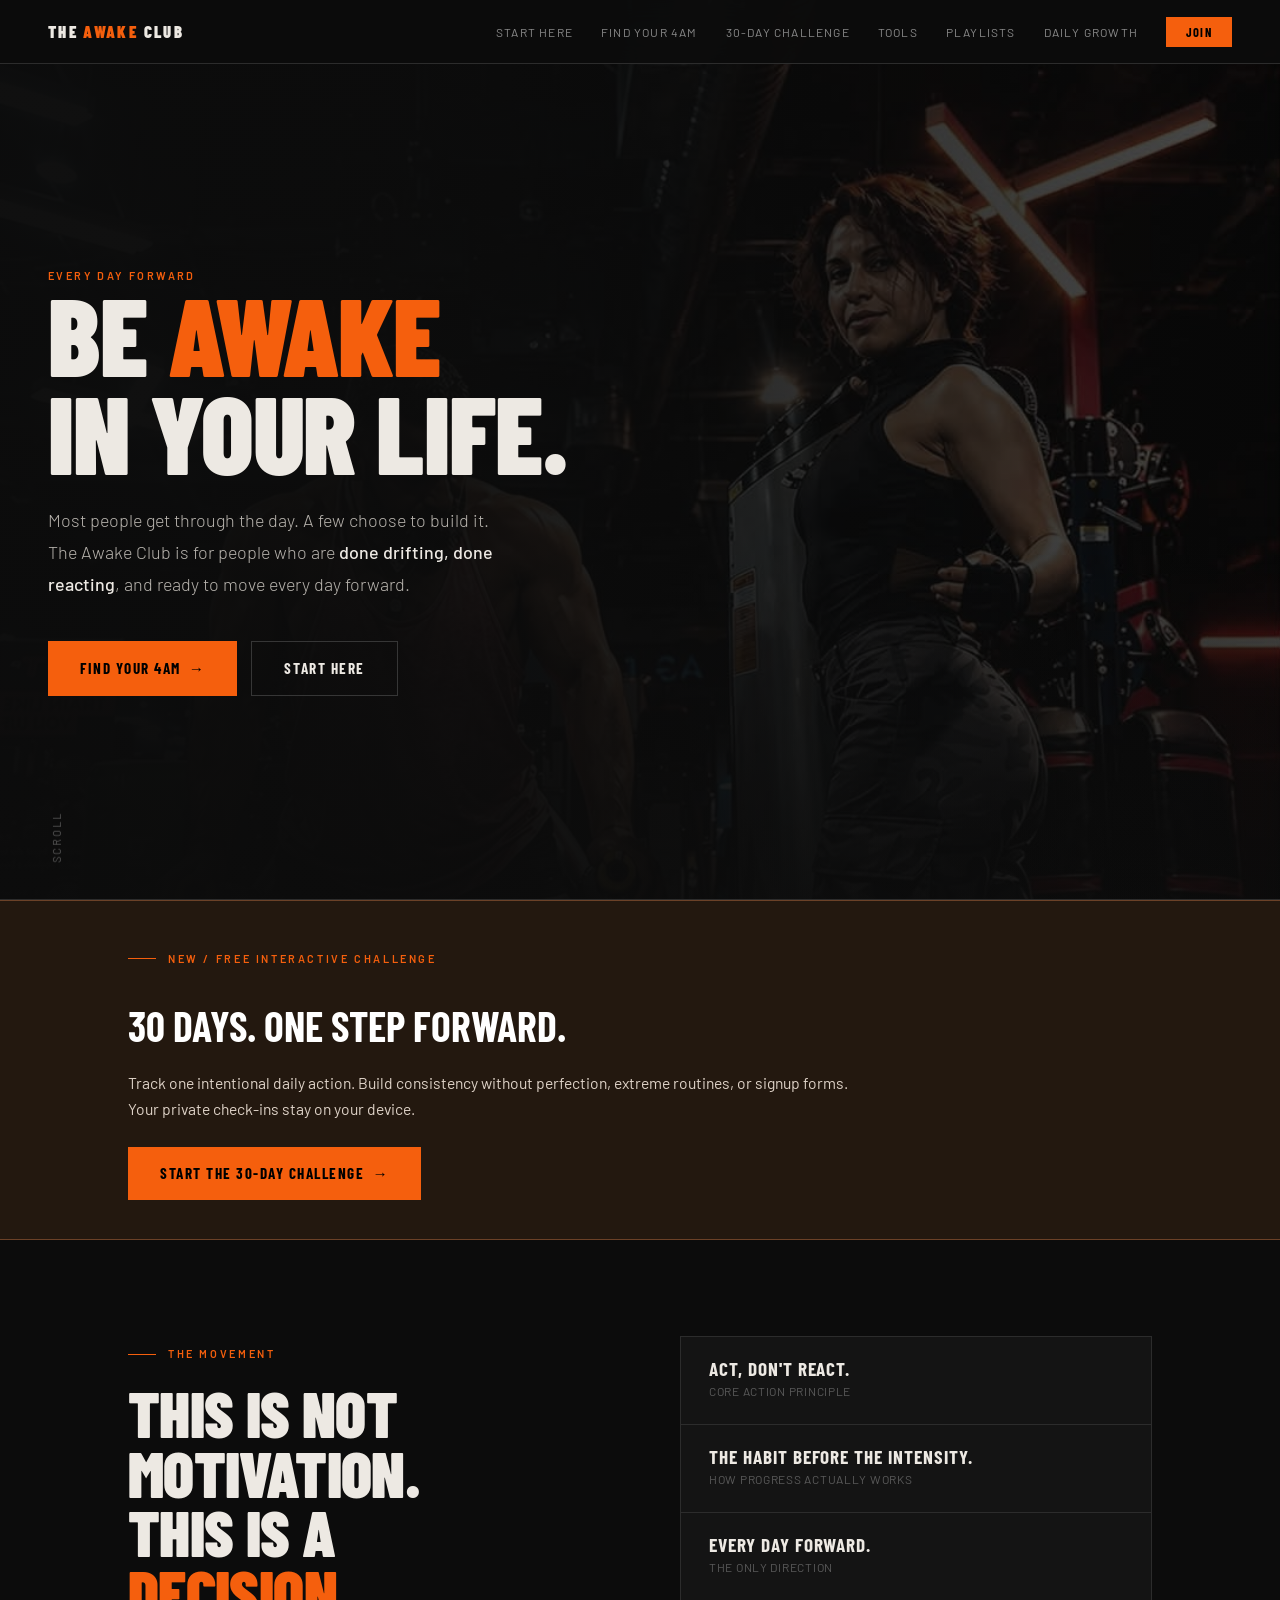
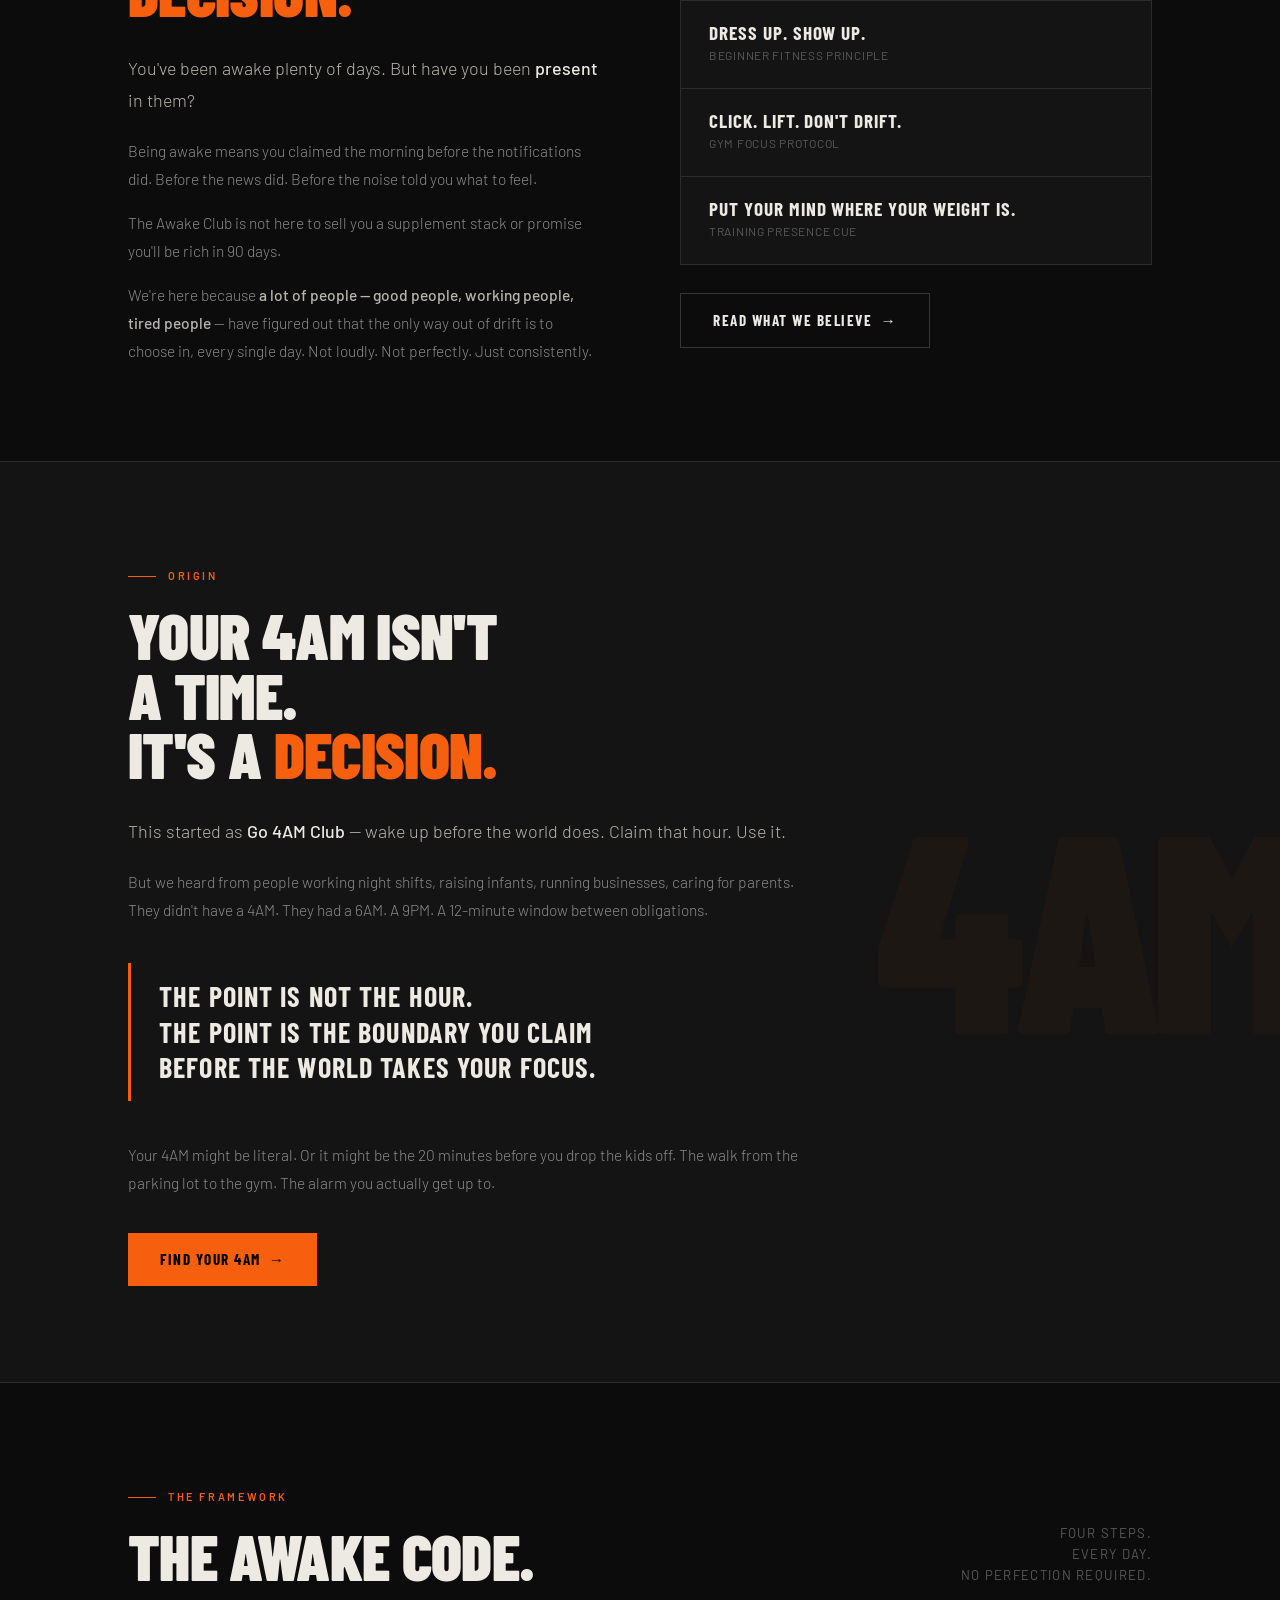
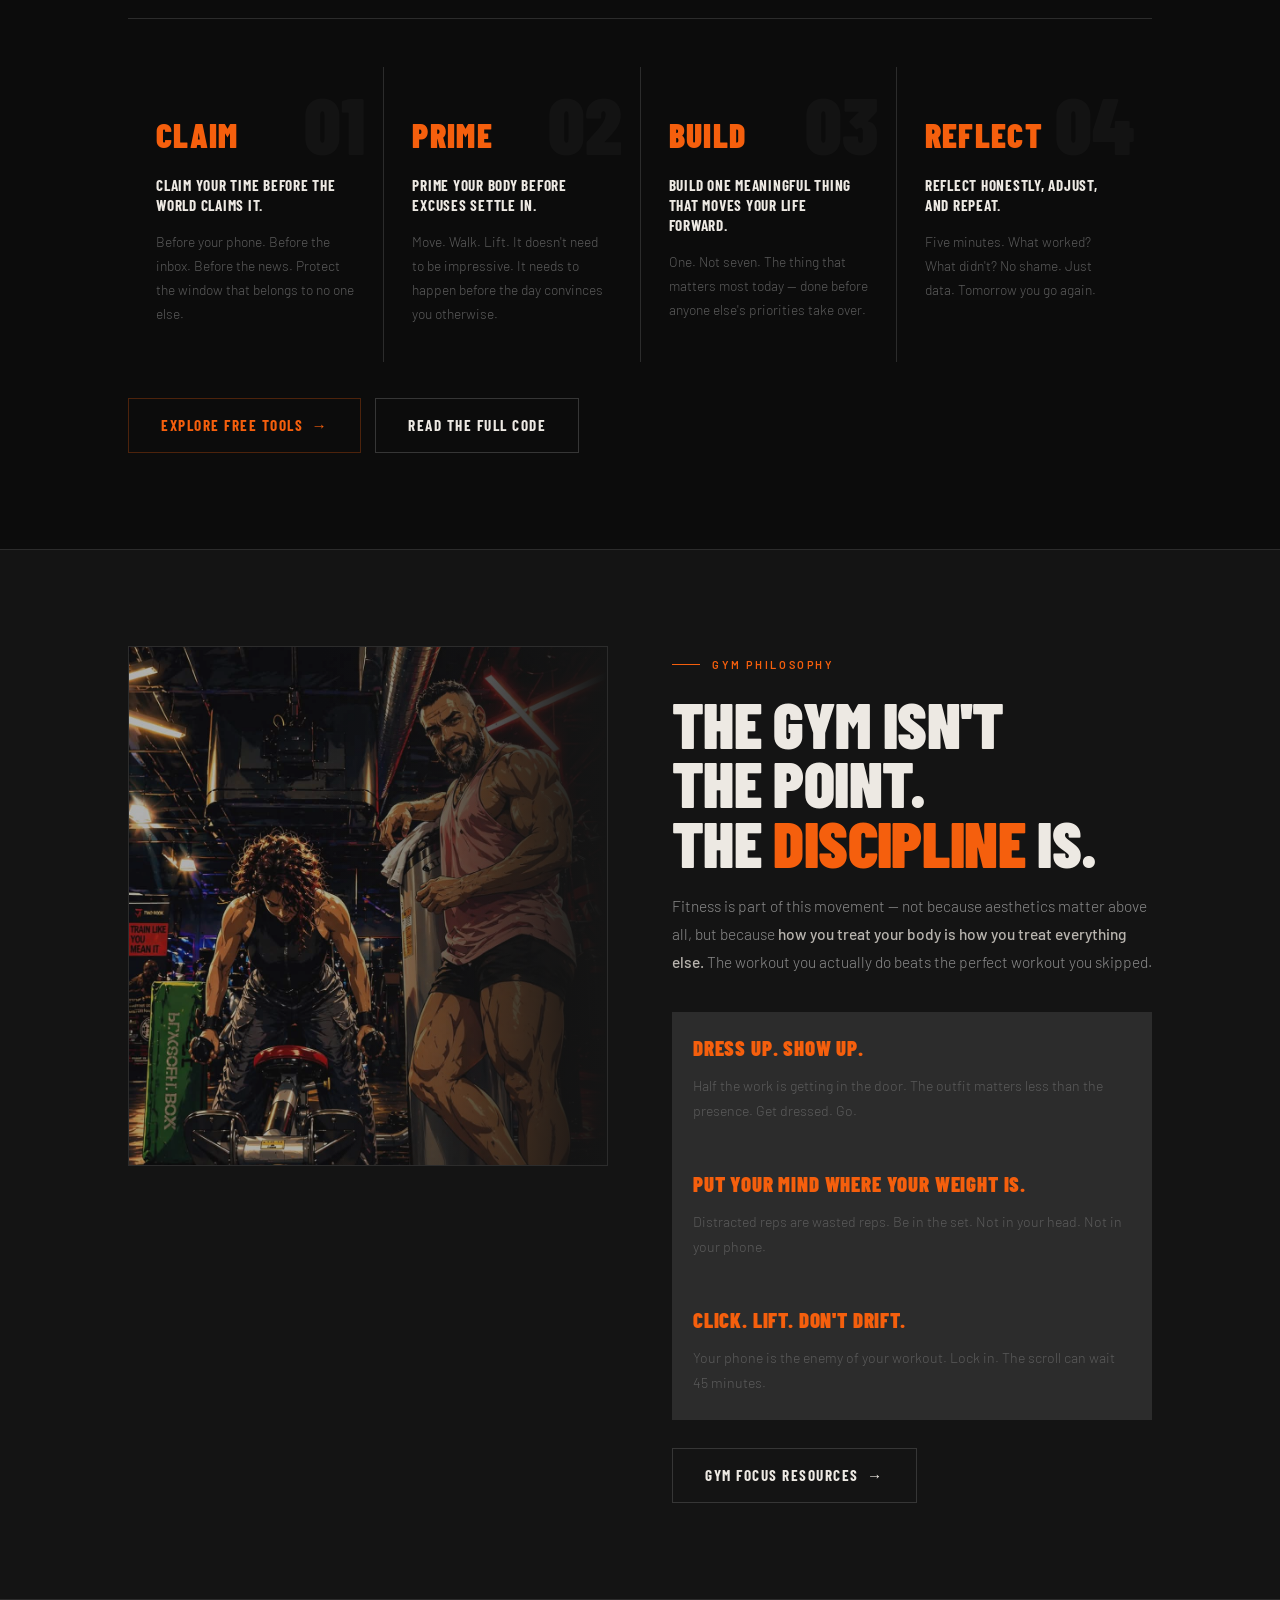
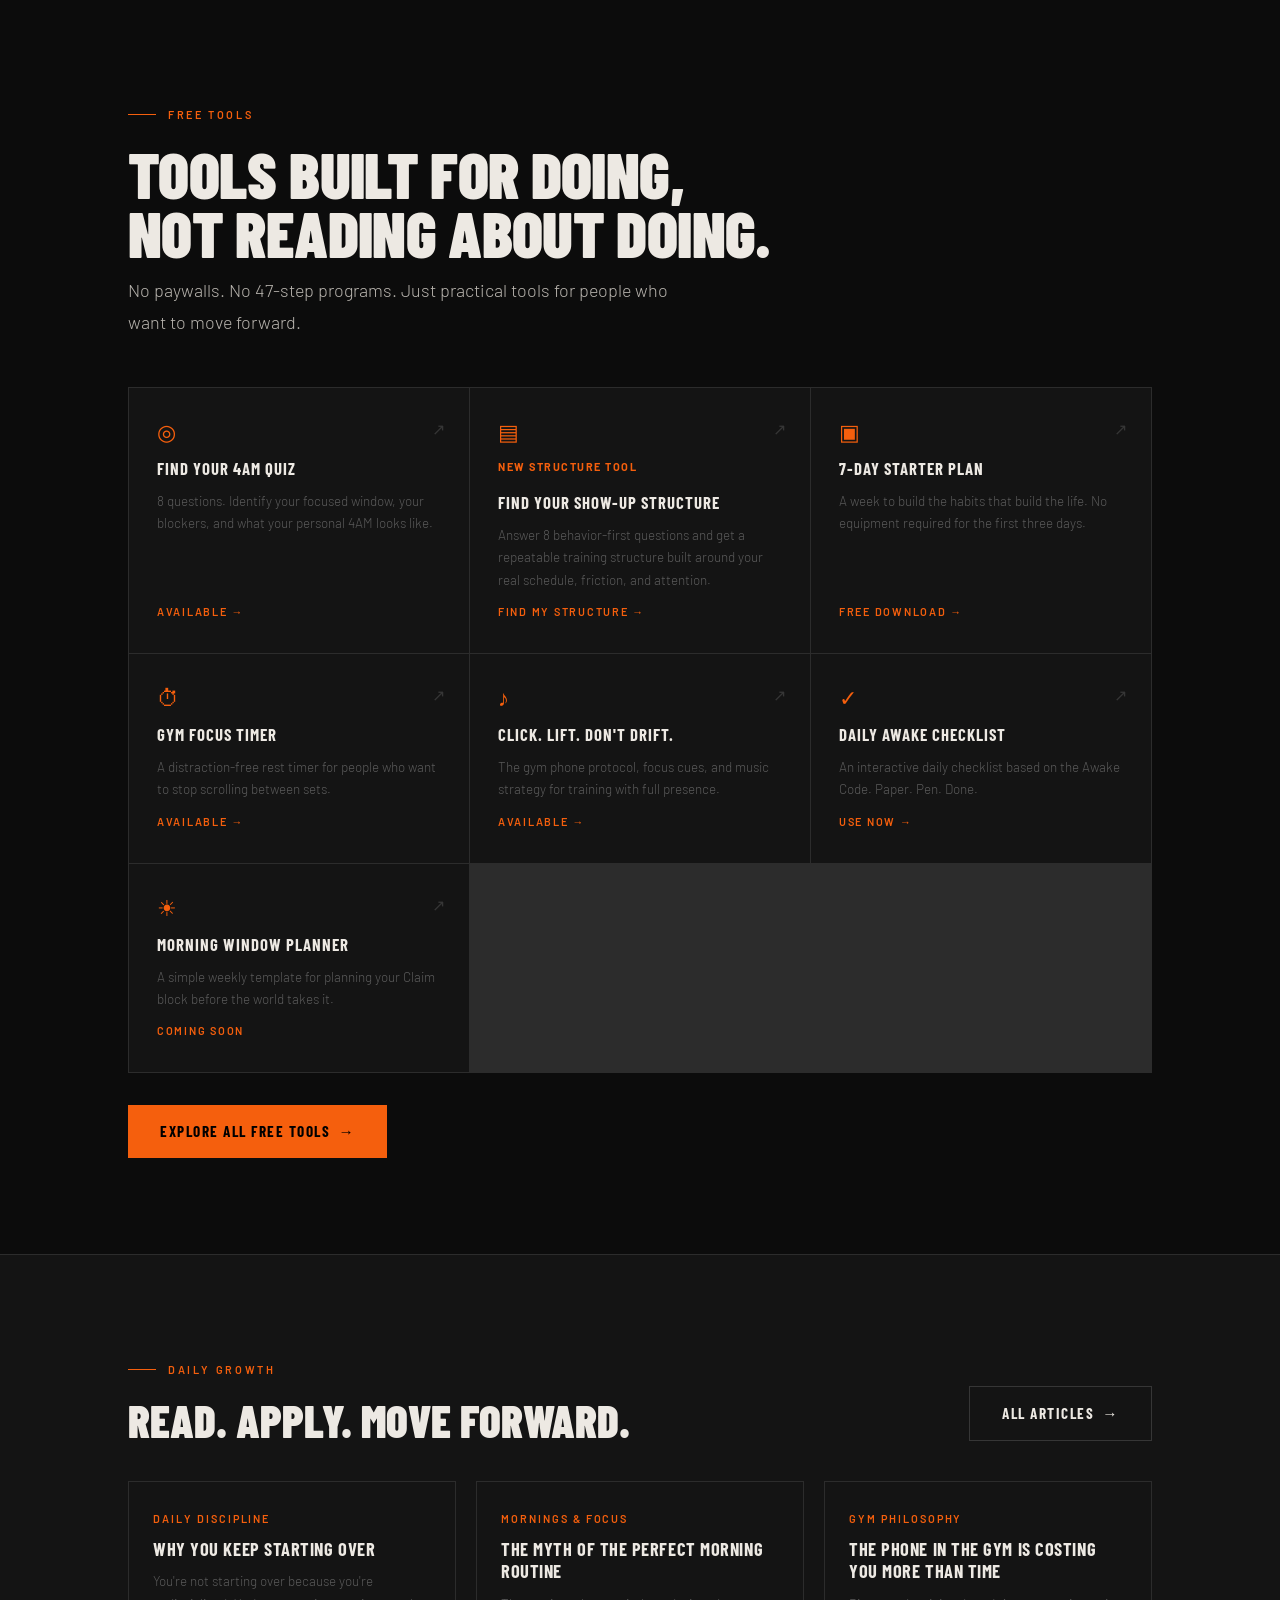
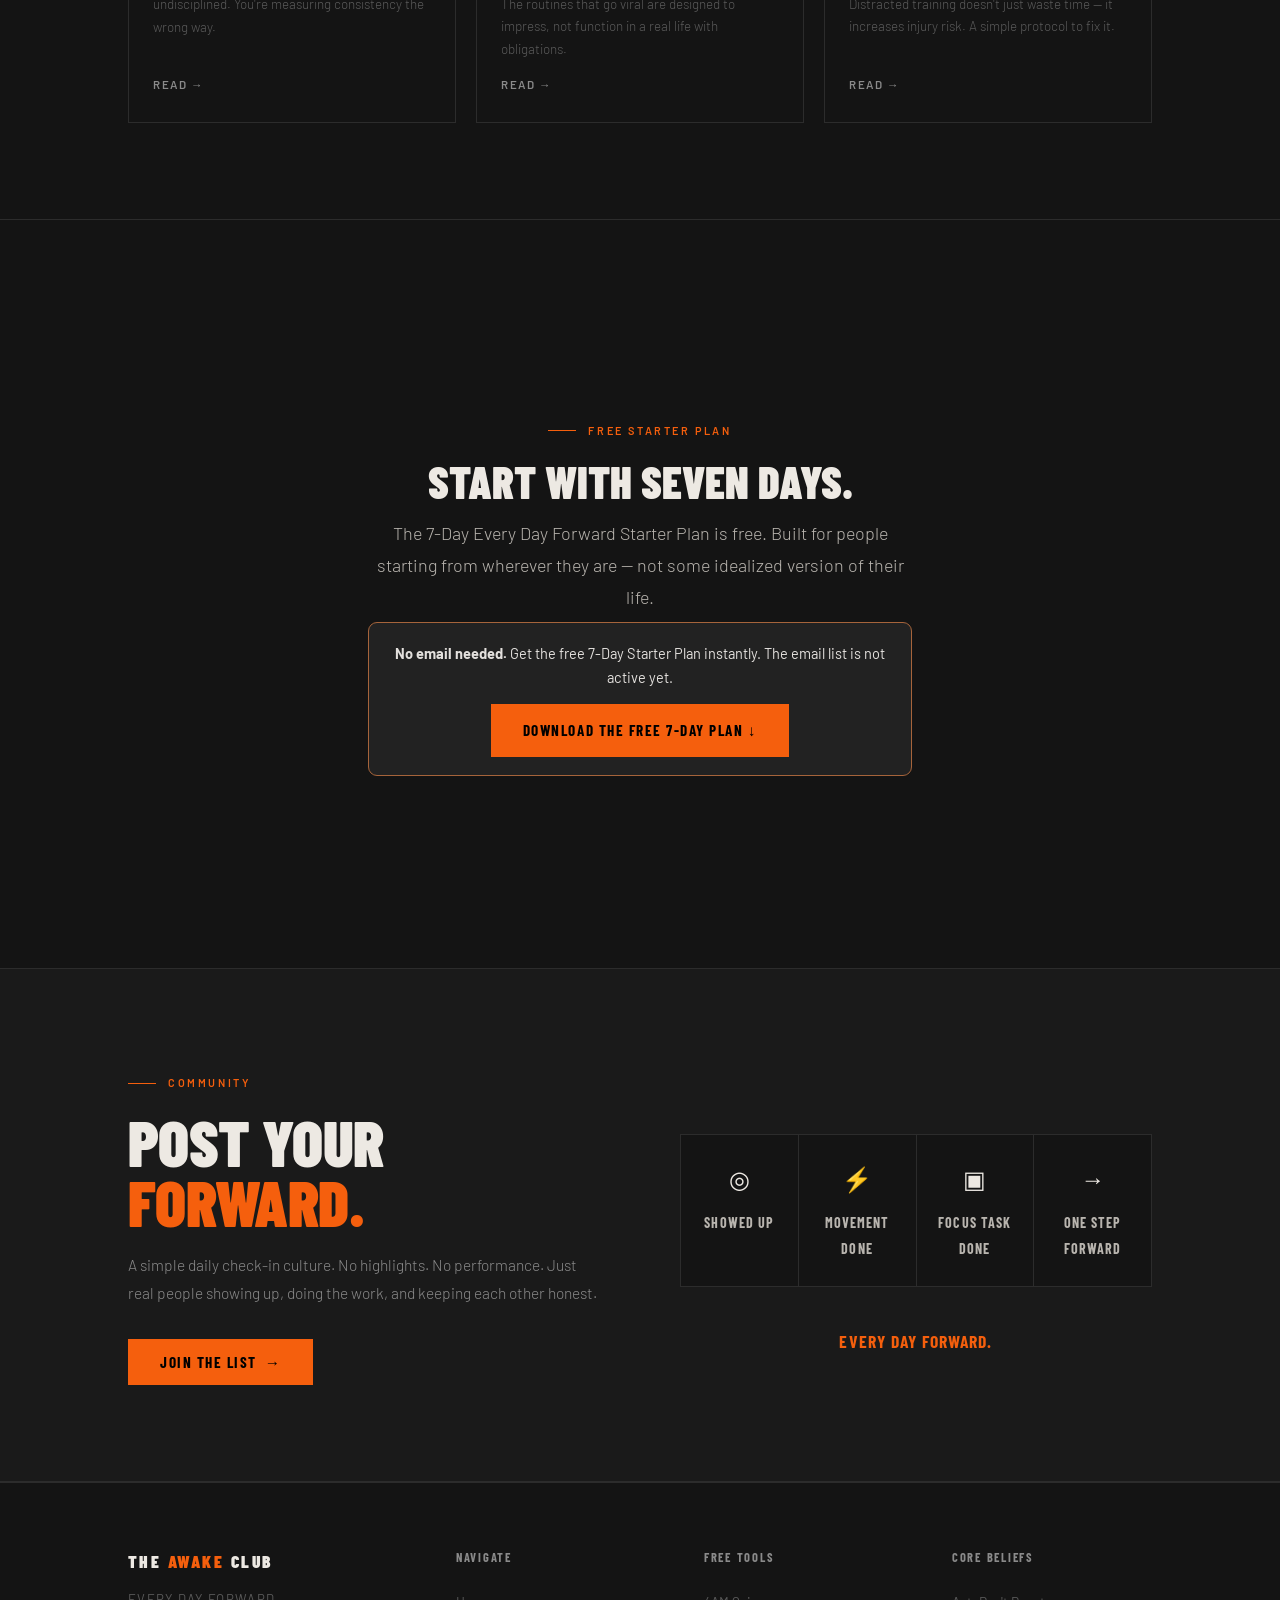
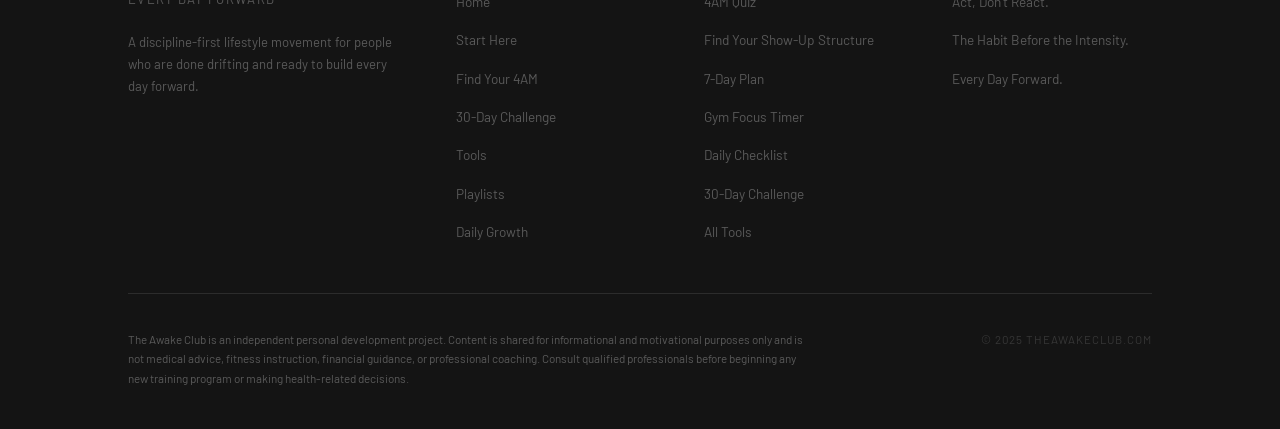
<file: index.html>
<!DOCTYPE html>
<html lang="en">
<head>
  <meta charset="UTF-8">
  <meta name="viewport" content="width=device-width, initial-scale=1.0">

  <title>The Awake Club — Be Awake in Your Life | Every Day Forward</title>
  <meta name="description" content="The Awake Club is a discipline-first lifestyle movement for people who are done drifting, done reacting, and ready to move every day forward. Free tools, quiz, and daily structure.">
  <meta name="robots" content="index, follow">
  <link rel="canonical" href="https://theawakeclub.com/">

  <meta property="og:type" content="website">
  <meta property="og:url" content="https://theawakeclub.com/">
  <meta property="og:title" content="The Awake Club — Be Awake in Your Life">
  <meta property="og:description" content="Done drifting. Done reacting. A discipline-first movement for people ready to move every day forward.">
  <meta property="og:image" content="https://theawakeclub.com/assets/images/gym-real.jpg">
  <meta property="og:site_name" content="The Awake Club">
  <meta name="twitter:card" content="summary_large_image">
  <meta name="twitter:title" content="The Awake Club — Be Awake in Your Life">
  <meta name="twitter:description" content="Done drifting. Done reacting. A discipline-first movement for people ready to move every day forward.">
  <meta name="twitter:image" content="https://theawakeclub.com/assets/images/gym-real.jpg">

  <link rel="icon" type="image/svg+xml" href="favicon.svg">
  <link rel="stylesheet" href="style.css">
</head>
<body>

<!-- NAV -->
<nav class="site-nav" aria-label="Main navigation">
  <a href="index.html" class="nav-logo">The <span class="accent">Awake</span> Club</a>
  <ul class="nav-links" role="list">
    <li><a href="start-here.html">Start Here</a></li>
    <li><a href="find-your-4am.html">Find Your 4AM</a></li>
    <li><a href="challenge.html">30-Day Challenge</a></li>
          <li><a href="tools.html">Tools</a></li>
    <li><a href="playlists.html">Playlists</a></li>
    <li><a href="daily-growth.html">Daily Growth</a></li>
    <li><a href="#community" class="nav-cta">Join</a></li>
  </ul>
  <button class="nav-toggle" aria-label="Open menu" aria-expanded="false">
    <span></span><span></span><span></span>
  </button>
</nav>
<nav class="nav-mobile" aria-label="Mobile navigation">
  <a href="start-here.html">Start Here</a>
  <a href="find-your-4am.html">Find Your 4AM</a>
  <a href="challenge.html">30-Day Challenge</a>
  <a href="tools.html">Tools</a>
  <a href="playlists.html">Playlists</a>
  <a href="daily-growth.html">Daily Growth</a>
  <a href="#community">Join</a>
</nav>

<!-- ============================================================
     1. HERO — V1.2: tightened subheadline
     ============================================================ -->
<section class="hero-index" aria-label="Hero">
  <div class="hero-bg" role="presentation">
    <img src="assets/images/gym-real.jpg"
         alt="Two people training in a dark gym — the origin of The Awake Club"
         fetchpriority="high">
  </div>
  <div class="hero-content">
    <p class="eyebrow anim-1">Every Day Forward</p>
    <h1 class="display-xl anim-2">
      Be <em>Awake</em><br>in Your Life.
    </h1>
    <!-- V1.2: tighter, punchy subheadline — no over-explanation -->
    <p class="lead anim-3" style="max-width:520px;margin:24px 0 40px;">
      Most people get through the day. A few choose to build it.<br>
      The Awake Club is for people who are <strong>done drifting, done reacting</strong>, and ready to move every day forward.
    </p>
    <div class="anim-4" style="display:flex;gap:14px;flex-wrap:wrap;">
      <a href="find-your-4am.html" class="btn btn-primary btn-arrow">Find Your 4AM</a>
      <a href="start-here.html" class="btn btn-ghost">Start Here</a>
    </div>
  </div>
  <div class="hero-scroll-hint" aria-hidden="true">Scroll</div>
</section>

<section class="awake-challenge-promo" aria-label="New thirty-day discipline challenge">
  <div class="container awake-promo-layout">
    <div>
      <p class="section-label">NEW / FREE INTERACTIVE CHALLENGE</p>
      <h2>30 days. One step forward.</h2>
      <p>Track one intentional daily action. Build consistency without perfection, extreme routines, or signup forms. Your private check-ins stay on your device.</p>
    </div>
    <a class="btn btn-primary btn-arrow" href="challenge.html">Start the 30-Day Challenge</a>
  </div>
</section>

<!-- ============================================================
     2. MOVEMENT MANIFESTO
     V1.2: added class="manifesto-grid" for mobile collapse
     ============================================================ -->
<section class="section-pad" aria-labelledby="manifesto-hed">
  <div class="container">
    <div class="manifesto-grid" style="display:grid;grid-template-columns:1fr 1fr;gap:80px;align-items:start;">

      <div data-reveal>
        <p class="section-label">The Movement</p>
        <h2 class="display-lg" id="manifesto-hed" style="margin-bottom:32px;">
          This Is Not<br>Motivation.<br>This Is a<br><span class="accent-orange">Decision.</span>
        </h2>
        <p class="lead" style="margin-bottom:20px;">
          You've been awake plenty of days. But have you been <strong>present</strong> in them?
        </p>
        <p class="body-text" style="margin-bottom:16px;">
          Being awake means you claimed the morning before the notifications did. Before the news did. Before the noise told you what to feel.
        </p>
        <p class="body-text" style="margin-bottom:16px;">
          The Awake Club is not here to sell you a supplement stack or promise you'll be rich in 90 days.
        </p>
        <p class="body-text">
          We're here because <strong>a lot of people — good people, working people, tired people</strong> — have figured out that the only way out of drift is to choose in, every single day. Not loudly. Not perfectly. Just consistently.
        </p>
      </div>

      <div data-reveal data-delay="2">
        <div class="principle-stack" role="list" aria-label="Core principles">
          <div class="principle-item" role="listitem">
            <span class="principle-word">Act, Don't React.</span>
            <span class="principle-desc">Core action principle</span>
          </div>
          <div class="principle-item" role="listitem">
            <span class="principle-word">The Habit Before the Intensity.</span>
            <span class="principle-desc">How progress actually works</span>
          </div>
          <div class="principle-item" role="listitem">
            <span class="principle-word">Every Day Forward.</span>
            <span class="principle-desc">The only direction</span>
          </div>
          <div class="principle-item" role="listitem">
            <span class="principle-word">Dress Up. Show Up.</span>
            <span class="principle-desc">Beginner fitness principle</span>
          </div>
          <div class="principle-item" role="listitem">
            <span class="principle-word">Click. Lift. Don't Drift.</span>
            <span class="principle-desc">Gym focus protocol</span>
          </div>
          <div class="principle-item" role="listitem">
            <span class="principle-word">Put Your Mind Where Your Weight Is.</span>
            <span class="principle-desc">Training presence cue</span>
          </div>
        </div>
        <div style="margin-top:28px;">
          <a href="start-here.html" class="btn btn-ghost btn-arrow">Read What We Believe</a>
        </div>
      </div>

    </div>
  </div>
</section>

<!-- ============================================================
     3. 4AM ORIGIN BRIDGE
     ============================================================ -->
<section class="bridge-section section-pad" aria-labelledby="bridge-hed">
  <div class="bridge-bg-num" aria-hidden="true">4AM</div>
  <div class="container" style="position:relative;z-index:1;">
    <div style="max-width:680px;">
      <p class="section-label" data-reveal>Origin</p>
      <h2 class="display-lg" id="bridge-hed" data-reveal data-delay="1" style="margin-bottom:32px;">
        Your 4AM Isn't<br>a Time.<br>It's a <span class="accent-orange">Decision.</span>
      </h2>
      <div data-reveal data-delay="2">
        <p class="lead" style="margin-bottom:20px;">
          This started as <strong>Go 4AM Club</strong> — wake up before the world does. Claim that hour. Use it.
        </p>
        <p class="body-text" style="margin-bottom:16px;">
          But we heard from people working night shifts, raising infants, running businesses, caring for parents. They didn't have a 4AM. They had a 6AM. A 9PM. A 12-minute window between obligations.
        </p>
        <div class="pull-quote">
          <p>The point is not the hour.<br>The point is the boundary you claim<br>before the world takes your focus.</p>
        </div>
        <p class="body-text" style="margin-bottom:36px;">
          Your 4AM might be literal. Or it might be the 20 minutes before you drop the kids off. The walk from the parking lot to the gym. The alarm you actually get up to.
        </p>
        <a href="find-your-4am.html" class="btn btn-primary btn-arrow">Find Your 4AM</a>
      </div>
    </div>
  </div>
</section>

<!-- ============================================================
     4. THE AWAKE CODE
     V1.2: Compact version on homepage — link to full page
     ============================================================ -->
<section class="section-pad" aria-labelledby="code-hed">
  <div class="container">
    <div style="display:flex;justify-content:space-between;align-items:flex-end;margin-bottom:48px;padding-bottom:32px;border-bottom:1px solid var(--rule);flex-wrap:wrap;gap:16px;" data-reveal>
      <div>
        <p class="section-label">The Framework</p>
        <h2 class="display-lg" id="code-hed">The Awake Code.</h2>
      </div>
      <p style="font-size:.82rem;color:var(--muted);letter-spacing:.1em;text-transform:uppercase;text-align:right;max-width:200px;line-height:1.6;">
        Four steps.<br>Every day.<br>No perfection required.
      </p>
    </div>

    <div class="code-grid" data-reveal data-delay="1" role="list" aria-label="The Awake Code steps">
      <article class="code-card" data-num="01" role="listitem">
        <span class="code-word">Claim</span>
        <p class="code-tagline">Claim your time before the world claims it.</p>
        <p class="code-body">Before your phone. Before the inbox. Before the news. Protect the window that belongs to no one else.</p>
      </article>
      <article class="code-card" data-num="02" role="listitem">
        <span class="code-word">Prime</span>
        <p class="code-tagline">Prime your body before excuses settle in.</p>
        <p class="code-body">Move. Walk. Lift. It doesn't need to be impressive. It needs to happen before the day convinces you otherwise.</p>
      </article>
      <article class="code-card" data-num="03" role="listitem">
        <span class="code-word">Build</span>
        <p class="code-tagline">Build one meaningful thing that moves your life forward.</p>
        <p class="code-body">One. Not seven. The thing that matters most today — done before anyone else's priorities take over.</p>
      </article>
      <article class="code-card" data-num="04" role="listitem">
        <span class="code-word">Reflect</span>
        <p class="code-tagline">Reflect honestly, adjust, and repeat.</p>
        <p class="code-body">Five minutes. What worked? What didn't? No shame. Just data. Tomorrow you go again.</p>
      </article>
    </div>

    <div style="margin-top:36px;display:flex;gap:14px;flex-wrap:wrap;" data-reveal data-delay="2">
      <a href="tools.html" class="btn btn-outline-orange btn-arrow">Explore Free Tools</a>
      <a href="start-here.html" class="btn btn-ghost">Read the Full Code</a>
    </div>
  </div>
</section>

<!-- ============================================================
     5. GYM PHILOSOPHY
     V1.2: Added .gym-bg-mobile element for mobile background fix.
     .gym-photo-panel hidden on mobile (CSS), .gym-bg-mobile shown.
     ============================================================ -->
<section class="gym-section section-pad" aria-labelledby="gym-hed">

  <!-- V1.2: Mobile-only faded background image -->
  <div class="gym-bg-mobile" aria-hidden="true">
    <img src="assets/images/gym-anime.jpg"
         alt=""
         loading="lazy">
  </div>

  <div class="container">
    <div style="display:grid;grid-template-columns:1fr 1fr;gap:64px;align-items:start;">

      <!-- Desktop photo panel — hidden on mobile, replaced by bg above -->
      <div class="gym-photo-panel" style="height:520px;border:1px solid var(--rule);" data-reveal>
        <img src="assets/images/gym-anime.jpg"
             alt="Stylized gym training — discipline and focus in action"
             loading="lazy">
      </div>

      <div data-reveal data-delay="2">
        <p class="section-label">Gym Philosophy</p>
        <h2 class="display-lg" id="gym-hed" style="margin-bottom:20px;">
          The Gym Isn't<br>the Point.<br>The <span class="accent-orange">Discipline</span> Is.
        </h2>
        <p class="body-text" style="margin-bottom:36px;">
          Fitness is part of this movement — not because aesthetics matter above all, but because <strong>how you treat your body is how you treat everything else.</strong> The workout you actually do beats the perfect workout you skipped.
        </p>

        <div class="tenet-grid" style="grid-template-columns:1fr;gap:1px;background:var(--rule);border:1px solid var(--rule);">
          <div class="tenet-card" style="border:none;border-bottom:1px solid var(--rule);padding:24px 20px;">
            <p class="tenet-hed">Dress Up. Show Up.</p>
            <p class="tenet-body">Half the work is getting in the door. The outfit matters less than the presence. Get dressed. Go.</p>
          </div>
          <div class="tenet-card" style="border:none;border-bottom:1px solid var(--rule);padding:24px 20px;">
            <p class="tenet-hed">Put Your Mind Where Your Weight Is.</p>
            <p class="tenet-body">Distracted reps are wasted reps. Be in the set. Not in your head. Not in your phone.</p>
          </div>
          <div class="tenet-card" style="border:none;padding:24px 20px;">
            <p class="tenet-hed">Click. Lift. Don't Drift.</p>
            <p class="tenet-body">Your phone is the enemy of your workout. Lock in. The scroll can wait 45 minutes.</p>
          </div>
        </div>

        <div style="margin-top:28px;">
          <a href="tools.html" class="btn btn-ghost btn-arrow">Gym Focus Resources</a>
        </div>
      </div>
    </div>
  </div>
</section>

<!-- ============================================================
     6. TOOLS PORTAL
     ============================================================ -->
<section class="section-pad" aria-labelledby="tools-hed">
  <div class="container">
    <div data-reveal style="margin-bottom:48px;">
      <p class="section-label">Free Tools</p>
      <h2 class="display-lg" id="tools-hed" style="margin-bottom:12px;">
        Tools Built for Doing,<br>Not Reading About Doing.
      </h2>
      <p class="lead" style="max-width:540px;">No paywalls. No 47-step programs. Just practical tools for people who want to move forward.</p>
    </div>

    <div class="tools-grid" data-reveal data-delay="1" role="list" aria-label="Available tools">
      <a href="find-your-4am.html#quiz" class="tool-card" role="listitem">
        <span class="tool-icon" aria-hidden="true">◎</span>
        <p class="tool-name">Find Your 4AM Quiz</p>
        <p class="tool-desc">8 questions. Identify your focused window, your blockers, and what your personal 4AM looks like.</p>
        <span class="tool-status">Available →</span>
        <span class="tool-arrow" aria-hidden="true">↗</span>
      </a>
      <a href="show-up-structure.html" class="tool-card" role="listitem">
        <span class="tool-icon" aria-hidden="true">▤</span>
        <span style="font-size:.68rem;font-weight:700;letter-spacing:.14em;text-transform:uppercase;color:var(--orange);display:block;margin-bottom:4px;">New Structure Tool</span>
        <p class="tool-name">Find Your Show-Up Structure</p>
        <p class="tool-desc">Answer 8 behavior-first questions and get a repeatable training structure built around your real schedule, friction, and attention.</p>
        <span class="tool-status">Find My Structure →</span>
        <span class="tool-arrow" aria-hidden="true">↗</span>
      </a>
      <a href="tools.html#starter-plan" class="tool-card" role="listitem">
        <span class="tool-icon" aria-hidden="true">▣</span>
        <p class="tool-name">7-Day Starter Plan</p>
        <p class="tool-desc">A week to build the habits that build the life. No equipment required for the first three days.</p>
        <span class="tool-status">Free Download →</span>
        <span class="tool-arrow" aria-hidden="true">↗</span>
      </a>
      <a href="tools.html#gym-timer" class="tool-card" role="listitem">
        <span class="tool-icon" aria-hidden="true">⏱</span>
        <p class="tool-name">Gym Focus Timer</p>
        <p class="tool-desc">A distraction-free rest timer for people who want to stop scrolling between sets.</p>
        <span class="tool-status">Available →</span>
        <span class="tool-arrow" aria-hidden="true">↗</span>
      </a>
      <a href="tools.html#cld-section" class="tool-card" role="listitem">
        <span class="tool-icon" aria-hidden="true">♪</span>
        <p class="tool-name">Click. Lift. Don't Drift.</p>
        <p class="tool-desc">The gym phone protocol, focus cues, and music strategy for training with full presence.</p>
        <span class="tool-status">Available →</span>
        <span class="tool-arrow" aria-hidden="true">↗</span>
      </a>
      <a href="tools.html#daily-checklist" class="tool-card" role="listitem">
        <span class="tool-icon" aria-hidden="true">✓</span>
        <p class="tool-name">Daily Awake Checklist</p>
        <p class="tool-desc">An interactive daily checklist based on the Awake Code. Paper. Pen. Done.</p>
        <span class="tool-status">Use Now →</span>
        <span class="tool-arrow" aria-hidden="true">↗</span>
      </a>
      <a href="tools.html" class="tool-card" role="listitem">
        <span class="tool-icon" aria-hidden="true">☀</span>
        <p class="tool-name">Morning Window Planner</p>
        <p class="tool-desc">A simple weekly template for planning your Claim block before the world takes it.</p>
        <span class="tool-status">Coming Soon</span>
        <span class="tool-arrow" aria-hidden="true">↗</span>
      </a>
    </div>

    <div style="margin-top:32px;" data-reveal data-delay="2">
      <a href="tools.html" class="btn btn-primary btn-arrow">Explore All Free Tools</a>
    </div>
  </div>
</section>

<!-- ============================================================
     7. DAILY GROWTH PREVIEW
     V1.2: Cards link to daily-growth, not fake articles
     ============================================================ -->
<section class="section-pad" style="background:var(--charcoal);" aria-labelledby="blog-hed">
  <div class="container">
    <div style="display:flex;justify-content:space-between;align-items:flex-end;margin-bottom:40px;flex-wrap:wrap;gap:16px;" data-reveal>
      <div>
        <p class="section-label">Daily Growth</p>
        <h2 class="display-md" id="blog-hed">Read. Apply. Move Forward.</h2>
      </div>
      <a href="daily-growth.html" class="btn btn-ghost btn-arrow">All Articles</a>
    </div>

    <div class="article-grid" data-reveal data-delay="1">
      <a href="daily-growth.html" class="article-card">
        <span class="article-cat">Daily Discipline</span>
        <h3 class="article-title">Why You Keep Starting Over</h3>
        <p class="article-summary">You're not starting over because you're undisciplined. You're measuring consistency the wrong way.</p>
        <span class="article-cta">Read →</span>
      </a>
      <a href="daily-growth.html" class="article-card">
        <span class="article-cat">Mornings & Focus</span>
        <h3 class="article-title">The Myth of the Perfect Morning Routine</h3>
        <p class="article-summary">The routines that go viral are designed to impress, not function in a real life with obligations.</p>
        <span class="article-cta">Read →</span>
      </a>
      <a href="daily-growth.html" class="article-card">
        <span class="article-cat">Gym Philosophy</span>
        <h3 class="article-title">The Phone in the Gym Is Costing You More Than Time</h3>
        <p class="article-summary">Distracted training doesn't just waste time — it increases injury risk. A simple protocol to fix it.</p>
        <span class="article-cta">Read →</span>
      </a>
    </div>
  </div>
</section>

<!-- ============================================================
     8. EMAIL CAPTURE
     V1.2: data-form-id for provider hookup
     ============================================================ -->
<section class="email-section section-pad" aria-labelledby="email-hed">
  <div class="email-inner">
    <p class="section-label" style="justify-content:center;" data-reveal>Free Starter Plan</p>
    <h2 class="display-md" id="email-hed" data-reveal data-delay="1" style="margin-bottom:16px;">Start With Seven Days.</h2>
    <p class="lead" data-reveal data-delay="2" style="margin-bottom:8px;">
      The 7-Day Every Day Forward Starter Plan is free. Built for people starting from wherever they are — not some idealized version of their life.
    </p>
    <div data-reveal data-delay="3">
      <!--
        EMAIL FORM: starter-plan capture
        TODO: Set action to your provider endpoint when ready.
        data-form-id="starter-plan" is used by script.js to tag subscribers.
        Providers: Buttondown, ConvertKit, Beehiiv, Mailchimp
      -->
      <div class="ac-direct-download"><p><strong>No email needed.</strong> Get the free 7-Day Starter Plan instantly. The email list is not active yet.</p><a class="btn btn-primary" href="assets/downloads/7-day-every-day-forward-starter-plan.pdf" download>Download the Free 7-Day Plan ↓</a></div>

    </div>
  </div>
</section>

<!-- ============================================================
     9. COMMUNITY TEASE
     V1.2: added class="community-grid" for mobile collapse
     ============================================================ -->
<section class="community-section section-pad" id="community" aria-labelledby="community-hed">
  <div class="container">
    <div class="community-grid" style="display:grid;grid-template-columns:1fr 1fr;gap:80px;align-items:center;">

      <div data-reveal>
        <p class="section-label">Community</p>
        <h2 class="display-lg" id="community-hed" style="margin-bottom:20px;">
          Post Your<br><span class="accent-orange">Forward.</span>
        </h2>
        <p class="body-text" style="margin-bottom:32px;">
          A simple daily check-in culture. No highlights. No performance. Just real people showing up, doing the work, and keeping each other honest.
        </p>
        <div style="display:flex;gap:14px;flex-wrap:wrap;">
          <!--
            EMAIL FORM: join-list (inline CTA)
            TODO: Connect to email provider — tag as "community".
          -->
          <button class="btn btn-primary btn-arrow"
                  onclick="document.querySelector('[data-form-id=starter-plan] input').focus();window.scrollTo({top:document.querySelector('.email-section').offsetTop,behavior:'smooth'});return false;">
            Join the List
          </button>
        </div>
      </div>

      <div data-reveal data-delay="2">
        <div class="check-in-grid" role="list" aria-label="Daily check-in items">
          <div class="check-item" role="listitem">
            <span class="check-icon" aria-hidden="true">◎</span>
            <span class="check-label">Showed Up</span>
          </div>
          <div class="check-item" role="listitem">
            <span class="check-icon" aria-hidden="true">⚡</span>
            <span class="check-label">Movement Done</span>
          </div>
          <div class="check-item" role="listitem">
            <span class="check-icon" aria-hidden="true">▣</span>
            <span class="check-label">Focus Task Done</span>
          </div>
          <div class="check-item" role="listitem">
            <span class="check-icon" aria-hidden="true">→</span>
            <span class="check-label">One Step Forward</span>
          </div>
        </div>
        <p style="font-family:var(--font-display);font-weight:700;font-size:1.1rem;text-transform:uppercase;letter-spacing:.06em;color:var(--orange);text-align:center;margin-top:20px;">
          Every Day Forward.
        </p>
      </div>

    </div>
  </div>
</section>

<!-- FOOTER -->
<footer class="site-footer" role="contentinfo">
  <div class="container">
    <div class="footer-grid">
      <div class="footer-brand">
        <a href="index.html" class="nav-logo">The <span class="accent">Awake</span> Club</a>
        <p class="footer-tagline">Every Day Forward</p>
        <p>A discipline-first lifestyle movement for people who are done drifting and ready to build every day forward.</p>
      </div>
      <div class="footer-col">
        <h4>Navigate</h4>
        <ul>
          <li><a href="index.html">Home</a></li>
          <li><a href="start-here.html">Start Here</a></li>
          <li><a href="find-your-4am.html">Find Your 4AM</a></li>
          <li><a href="challenge.html">30-Day Challenge</a></li>
          <li><a href="tools.html">Tools</a></li>
          <li><a href="playlists.html">Playlists</a></li>
          <li><a href="daily-growth.html">Daily Growth</a></li>
        </ul>
      </div>
      <div class="footer-col">
        <h4>Free Tools</h4>
        <ul>
          <li><a href="find-your-4am.html#quiz">4AM Quiz</a></li>
          <li><a href="show-up-structure.html">Find Your Show-Up Structure</a></li>
          <li><a href="tools.html#starter-plan">7-Day Plan</a></li>
          <li><a href="tools.html#gym-timer">Gym Focus Timer</a></li>
          <li><a href="tools.html#daily-checklist">Daily Checklist</a></li>
          <li><a href="challenge.html">30-Day Challenge</a></li>
    <li><a href="tools.html">All Tools</a></li>
        </ul>
      </div>
      <div class="footer-col">
        <h4>Core Beliefs</h4>
        <ul>
          <li><a href="start-here.html">Act, Don't React.</a></li>
          <li><a href="start-here.html">The Habit Before the Intensity.</a></li>
          <li><a href="start-here.html">Every Day Forward.</a></li>
        </ul>
      </div>
    </div>
    <div class="footer-bottom">
      <p class="footer-disclaimer">
        The Awake Club is an independent personal development project. Content is shared for informational and motivational purposes only and is not medical advice, fitness instruction, financial guidance, or professional coaching. Consult qualified professionals before beginning any new training program or making health-related decisions.
      </p>
      <p class="footer-copy">© 2025 theawakeclub.com</p>
    </div>
  </div>
</footer>

<script src="script.js"></script>
</body>
</html>
</file>
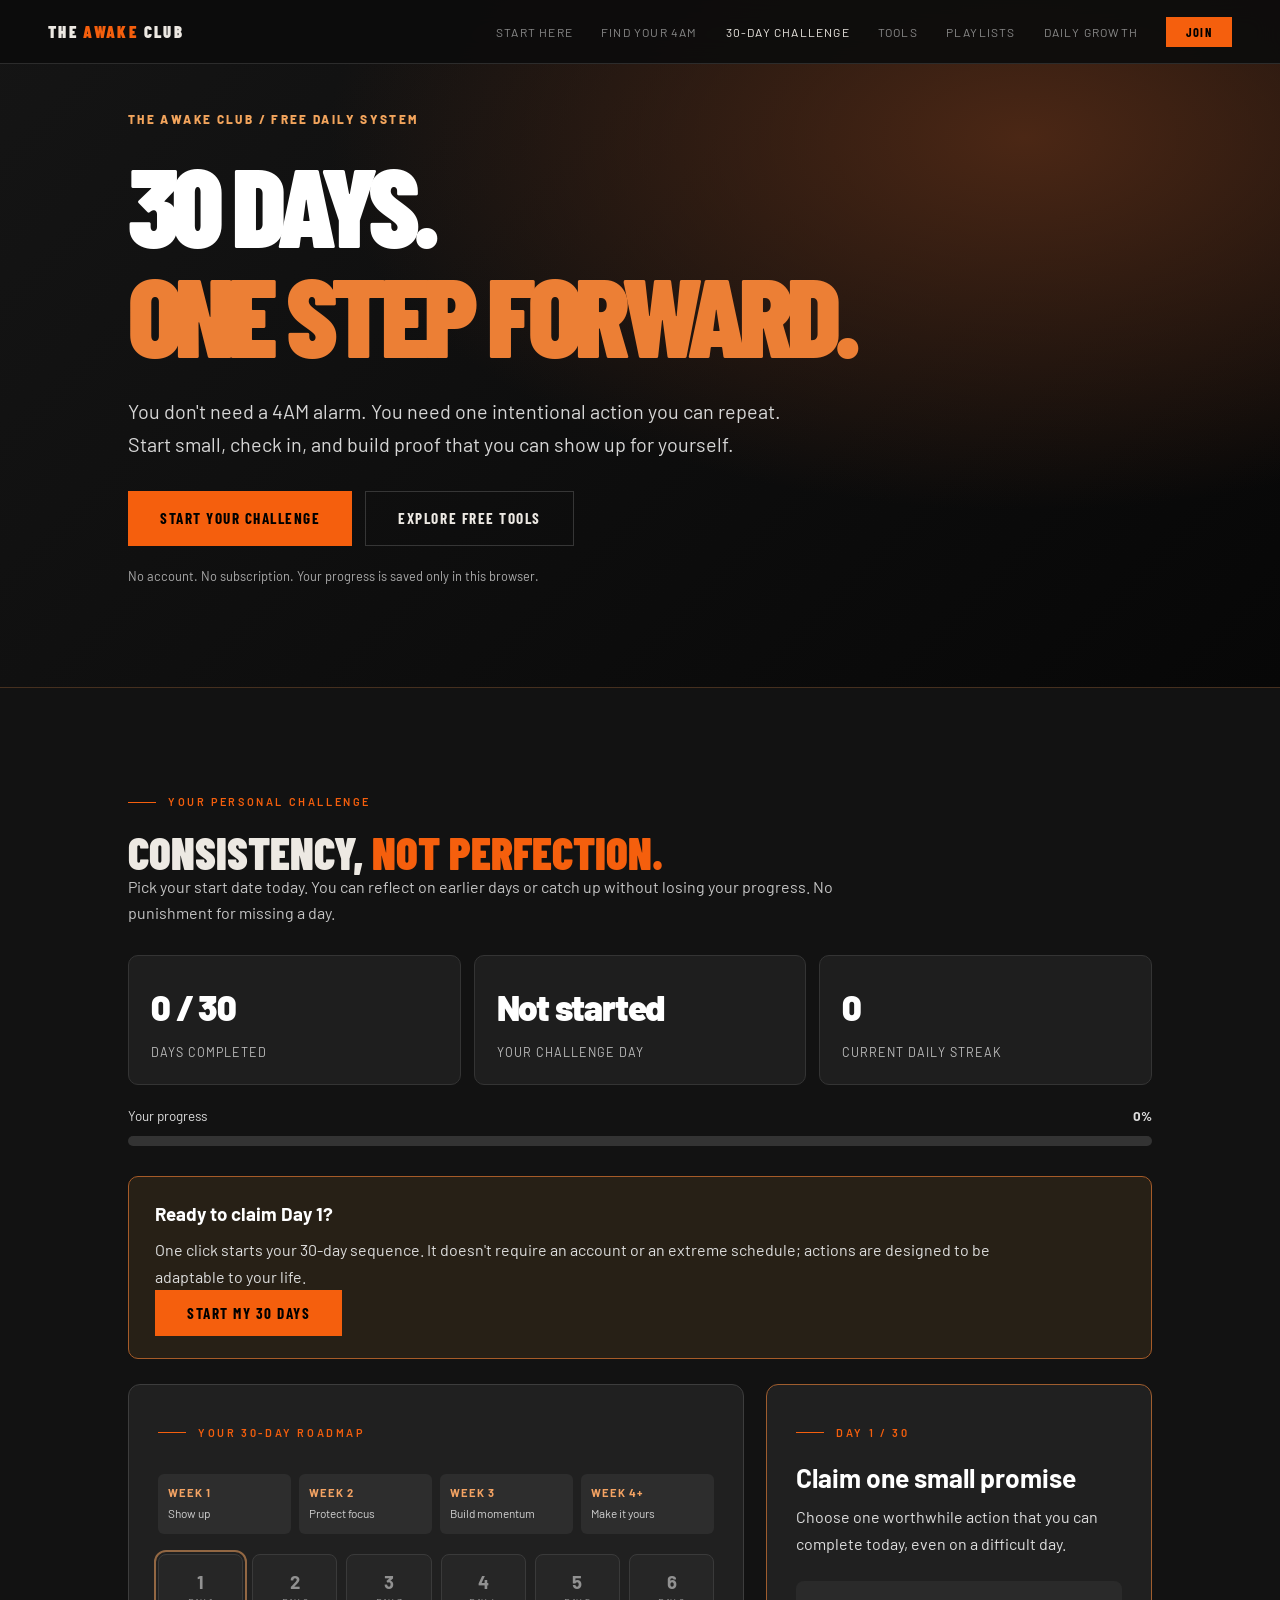
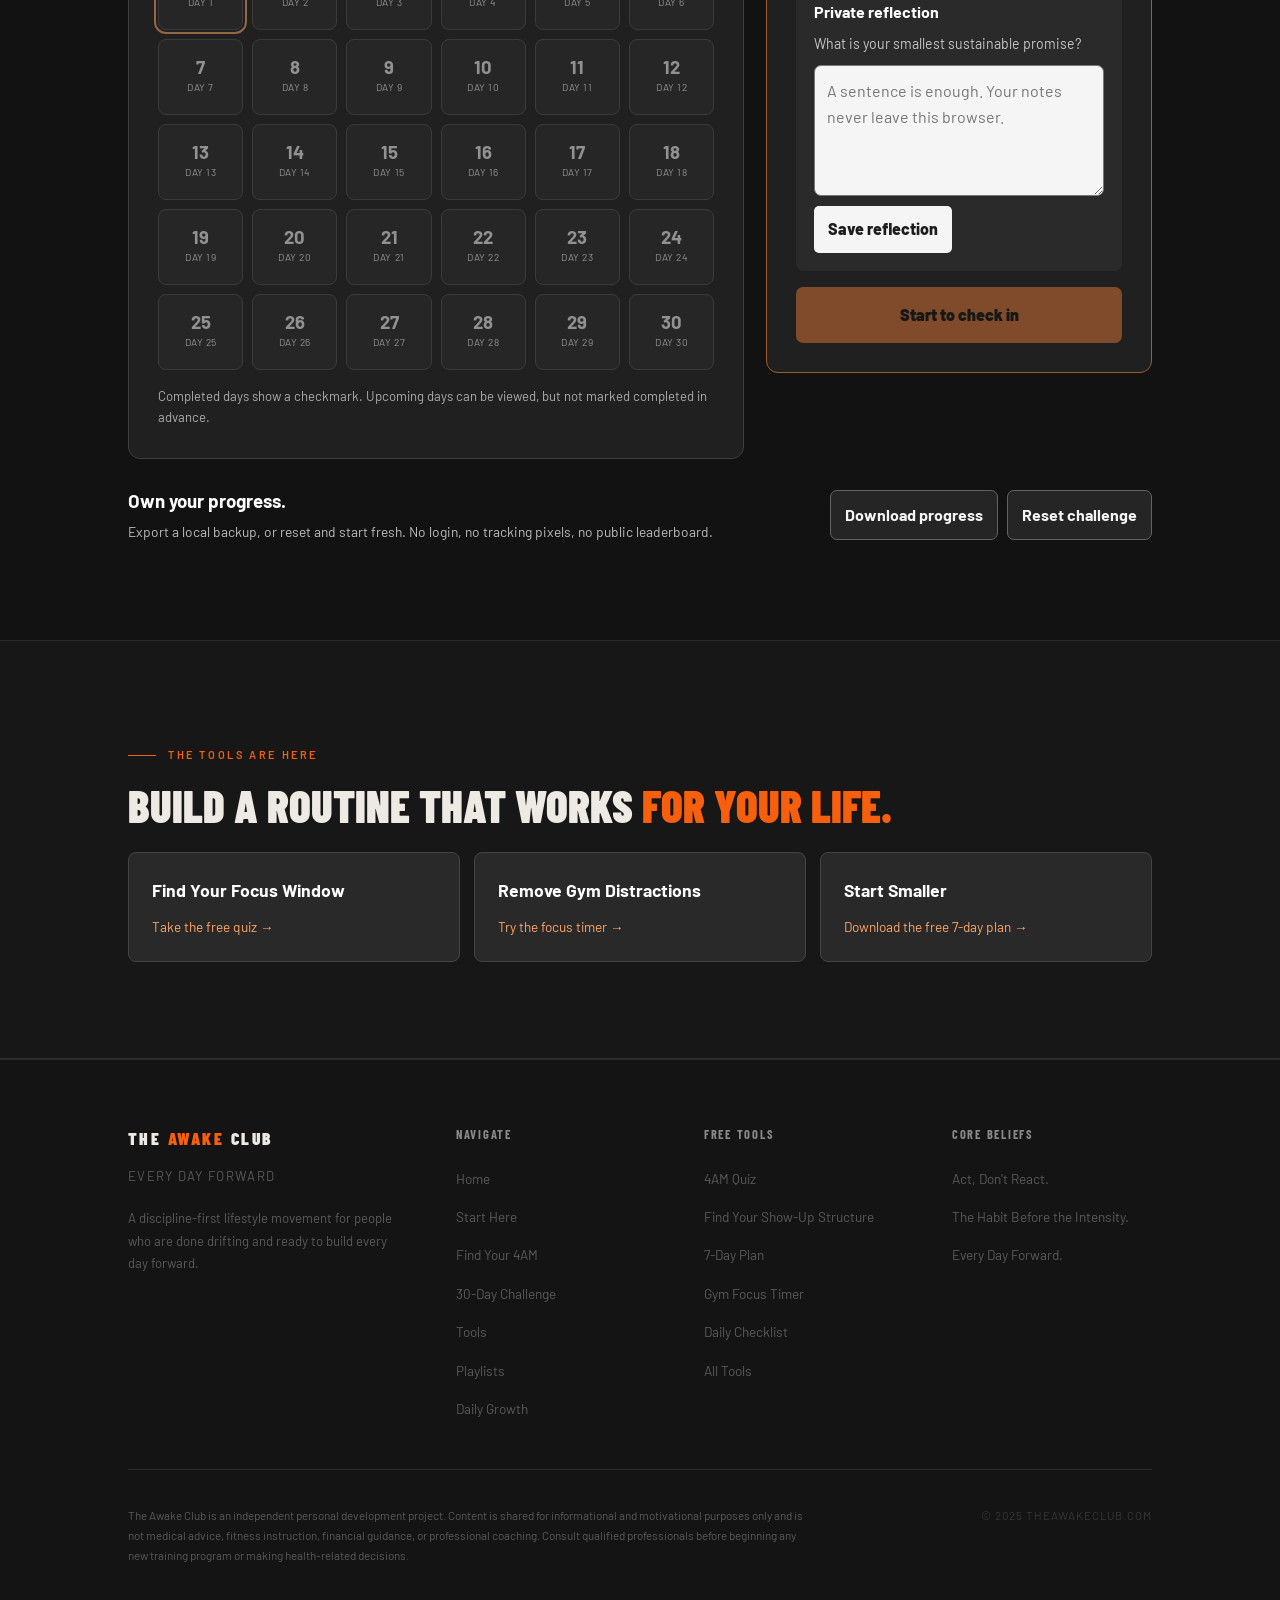
<file: challenge.html>
<!DOCTYPE html>
<html lang="en">
<head>
  <meta charset="UTF-8">
  <meta name="viewport" content="width=device-width, initial-scale=1">
  <title>30-Day Discipline Challenge — The Awake Club | Every Day Forward</title>
  <meta name="description" content="A free 30-day discipline challenge built around small actions, focus, and consistency. Track progress privately in your browser. No accounts or early alarms required.">
  <meta name="robots" content="index, follow">
  <link rel="canonical" href="https://theawakeclub.com/challenge.html">
  <meta name="theme-color" content="#111111">
  <meta property="og:type" content="website">
  <meta property="og:site_name" content="The Awake Club">
  <meta property="og:url" content="https://theawakeclub.com/challenge.html">
  <meta property="og:title" content="30 Days. One Step Forward. | The Awake Club">
  <meta property="og:description" content="Free discipline challenge. One small daily action, private progress tracking, and a real reason to show up.">
  <meta property="og:image" content="https://theawakeclub.com/assets/images/gym-real.jpg">
  <meta name="twitter:card" content="summary_large_image">
  <link rel="icon" type="image/svg+xml" href="favicon.svg">
  <link rel="stylesheet" href="style.css">
</head>
<body>
<nav class="site-nav" aria-label="Main navigation">
  <a href="index.html" class="nav-logo">The <span class="accent">Awake</span> Club</a>
  <ul class="nav-links" role="list">
    <li><a href="start-here.html">Start Here</a></li>
    <li><a href="find-your-4am.html">Find Your 4AM</a></li>
    <li><a href="challenge.html">30-Day Challenge</a></li>
    <li><a href="tools.html">Tools</a></li>
    <li><a href="playlists.html">Playlists</a></li>
    <li><a href="daily-growth.html">Daily Growth</a></li>
    <li><a href="#community" class="nav-cta">Join</a></li>
  </ul>
  <button class="nav-toggle" aria-label="Open menu" aria-expanded="false">
    <span></span><span></span><span></span>
  </button>
</nav>
<nav class="nav-mobile" aria-label="Mobile navigation">
  <a href="start-here.html">Start Here</a>
  <a href="find-your-4am.html">Find Your 4AM</a>
  <a href="challenge.html">30-Day Challenge</a>
  <a href="tools.html">Tools</a>
  <a href="playlists.html">Playlists</a>
  <a href="daily-growth.html">Daily Growth</a>
  <a href="#community">Join</a>
</nav>
<main id="main-content">
  <section class="challenge-hero">
    <div class="container">
      <p class="challenge-kicker">THE AWAKE CLUB / FREE DAILY SYSTEM</p>
      <h1 class="challenge-title">30 DAYS.<br><span>ONE STEP FORWARD.</span></h1>
      <p class="challenge-lead">You don't need a 4AM alarm. You need one intentional action you can repeat. Start small, check in, and build proof that you can show up for yourself.</p>
      <div class="challenge-hero-actions">
        <a href="#challenge-dashboard" class="btn btn-primary">Start Your Challenge</a>
        <a href="tools.html" class="btn btn-ghost">Explore Free Tools</a>
      </div>
      <p class="challenge-privacy">No account. No subscription. Your progress is saved only in this browser.</p>
    </div>
  </section>

  <section class="challenge-main section-pad" id="challenge-dashboard">
    <div class="container">
      <div class="challenge-section-head">
        <div>
          <p class="section-label">Your Personal Challenge</p>
          <h2 class="display-md">Consistency, <span class="accent-orange">not perfection.</span></h2>
          <p>Pick your start date today. You can reflect on earlier days or catch up without losing your progress. No punishment for missing a day.</p>
        </div>
      </div>
      <div class="challenge-stats" aria-label="Your challenge progress">
        <div class="challenge-stat"><strong id="stat-completed">0 / 30</strong><span>Days completed</span></div>
        <div class="challenge-stat"><strong id="stat-day">Not started</strong><span>Your challenge day</span></div>
        <div class="challenge-stat"><strong id="stat-streak">0</strong><span>Current daily streak</span></div>
      </div>
      <div class="challenge-progress-wrap">
        <div class="challenge-progress-head"><span>Your progress</span><strong id="stat-percent">0%</strong></div>
        <div class="challenge-progress" role="progressbar" aria-label="Challenge completion" aria-valuemin="0" aria-valuemax="30" aria-valuenow="0" id="progress-bar"><div id="progress-fill"></div></div>
      </div>
      <div class="challenge-intro" id="challenge-intro">
        <h3>Ready to claim Day 1?</h3>
        <p>One click starts your 30-day sequence. It doesn't require an account or an extreme schedule; actions are designed to be adaptable to your life.</p>
        <button type="button" class="btn btn-primary" id="start-challenge">Start My 30 Days</button>
      </div>

      <div class="challenge-columns">
        <div class="challenge-calendar">
          <p class="section-label">Your 30-Day Roadmap</p>
          <div class="challenge-weeks">
            <div><b>WEEK 1</b><span>Show up</span></div>
            <div><b>WEEK 2</b><span>Protect focus</span></div>
            <div><b>WEEK 3</b><span>Build momentum</span></div>
            <div><b>WEEK 4+</b><span>Make it yours</span></div>
          </div>
          <div id="challenge-grid" class="challenge-day-grid" role="group" aria-label="Days 1 through 30"></div>
          <p class="challenge-small">Completed days show a checkmark. Upcoming days can be viewed, but not marked completed in advance.</p>
        </div>
        <aside class="challenge-day-detail" aria-labelledby="daily-task-heading">
          <p class="section-label" id="selected-day">TODAY'S STEP</p>
          <h3 tabindex="-1" id="daily-task-heading">Start your journey</h3>
          <p id="daily-task-desc">Your first challenge is simple: make one small commitment to yourself.</p>
          <div class="challenge-reflection">
            <label for="day-note"><strong>Private reflection</strong><span id="daily-reflection-prompt">What would showing up look like today?</span></label>
            <textarea id="day-note" rows="4" maxlength="1000" placeholder="A sentence is enough. Your notes never leave this browser."></textarea>
            <div class="challenge-note-actions">
              <button type="button" class="challenge-button-dark" id="save-note">Save reflection</button>
              <span id="note-feedback" role="status" aria-live="polite"></span>
            </div>
          </div>
          <button type="button" class="challenge-complete" id="mark-done" disabled>Start to check in</button>
        </aside>
      </div>

      <div class="challenge-manage">
        <div><h3>Own your progress.</h3><p>Export a local backup, or reset and start fresh. No login, no tracking pixels, no public leaderboard.</p></div>
        <div class="challenge-manage-actions"><button type="button" id="export-progress">Download progress</button><button type="button" id="reset-progress">Reset challenge</button></div>
      </div>
    </div>
  </section>
  <section class="challenge-next section-pad">
    <div class="container">
      <p class="section-label">THE TOOLS ARE HERE</p>
      <h2 class="display-md">Build a routine that works <span class="accent-orange">for your life.</span></h2>
      <div class="challenge-next-grid">
        <a href="find-your-4am.html#quiz"><b>Find Your Focus Window</b><span>Take the free quiz &rarr;</span></a>
        <a href="tools.html#gym-timer"><b>Remove Gym Distractions</b><span>Try the focus timer &rarr;</span></a>
        <a href="assets/downloads/7-day-every-day-forward-starter-plan.pdf" download><b>Start Smaller</b><span>Download the free 7-day plan &rarr;</span></a>
      </div>
    </div>
  </section>
</main>

<style>
  .challenge-hero{background:radial-gradient(ellipse at 80% 20%,#4b2715 0,transparent 48%),linear-gradient(135deg,#151515,#070707);padding:110px 0 100px;border-bottom:1px solid #46301f}
  .challenge-kicker{font-size:.74rem;letter-spacing:.2em;color:#f2a45c;font-weight:800;margin-bottom:18px}
  .challenge-title{font-family:var(--font-display,Arial,sans-serif);font-size:clamp(3.5rem,9vw,7rem);line-height:.99;font-weight:900;letter-spacing:-.06em;margin-bottom:26px;color:#fff}
  .challenge-title span{color:#ec7f35}
  .challenge-lead{font-size:clamp(1.05rem,2vw,1.24rem);max-width:690px;color:#d6d6d6;line-height:1.65}
  .challenge-hero-actions{display:flex;flex-wrap:wrap;gap:13px;margin-top:30px}
  .challenge-privacy{font-size:.8rem;color:#ababab;margin-top:20px}
  .challenge-main{background:#121212}
  .challenge-section-head{max-width:750px;margin-bottom:28px}
  .challenge-section-head p:not(.section-label){color:#c4c4c4}
  .challenge-stats{display:grid;grid-template-columns:repeat(3,1fr);gap:13px}
  .challenge-stat{border:1px solid #343434;padding:22px;background:#1e1e1e;border-radius:10px;display:flex;flex-direction:column;gap:6px}
  .challenge-stat strong{font-size:clamp(1.6rem,4vw,2.2rem);color:#fff;letter-spacing:-.035em;font-weight:850;font-variant-numeric:tabular-nums}
  .challenge-stat span{color:#bdbdbd;font-size:.78rem;text-transform:uppercase;letter-spacing:.08em}
  .challenge-progress-wrap{margin:20px 0 30px}
  .challenge-progress-head{display:flex;justify-content:space-between;color:#ddd;margin-bottom:8px;font-size:.84rem}
  .challenge-progress{height:10px;background:#333;border-radius:20px;overflow:hidden}
  #progress-fill{height:100%;width:0%;background:linear-gradient(90deg,#ed7332,#ffbc73);transition:width .25s ease}
  .challenge-intro{border:1px solid #a65b28;padding:22px 26px;margin-bottom:25px;background:#272016;border-radius:10px}
  .challenge-intro h3{margin:0 0 8px;color:#fff}
  .challenge-intro p{color:#ddd;max-width:850px}
  .challenge-columns{display:grid;grid-template-columns:1.23fr .77fr;align-items:start;gap:22px}
  .challenge-calendar,.challenge-day-detail{background:#202020;border:1px solid #3d3d3d;border-radius:12px;padding:clamp(19px,3vw,29px)}
  .challenge-weeks{display:grid;grid-template-columns:repeat(4,1fr);gap:8px;margin:12px 0 20px}
  .challenge-weeks>div{padding:10px;background:#2d2d2d;border-radius:6px;display:flex;flex-direction:column;gap:2px}
  .challenge-weeks b{font-size:.7rem;letter-spacing:.09em;color:#f4a363}
  .challenge-weeks span{font-size:.74rem;color:#d1d1d1}
  .challenge-day-grid{display:grid;grid-template-columns:repeat(6,minmax(0,1fr));gap:9px}
  .challenge-day{font:inherit;background:#2c2c2c;color:#eee;border:1px solid #505050;min-height:76px;padding:9px 5px;border-radius:8px;cursor:pointer;text-align:center;display:flex;flex-direction:column;align-items:center;justify-content:center;gap:3px}
  .challenge-day strong{font-size:1.16rem;line-height:1}
  .challenge-day span{font-size:.63rem;text-transform:uppercase;letter-spacing:.05em}
  .challenge-day[aria-pressed="true"]{outline:2px solid #f0a260;outline-offset:2px}
  .challenge-day[data-done="true"]{background:#244034;border-color:#558e69;color:#e6ffee}
  .challenge-day[data-locked="true"]{opacity:.55}
  .challenge-day:focus-visible{outline:3px solid #ffc58d;outline-offset:2px}
  .challenge-small{margin-top:16px;color:#acacac;font-size:.82rem}
  .challenge-day-detail{border-color:#9f5d2e}
  .challenge-day-detail h3{font-size:1.65rem;color:#fff;line-height:1.2;margin-bottom:11px}
  #daily-task-desc{color:#dedede;line-height:1.65;margin:0 0 24px}
  .challenge-reflection{padding:18px;background:#2a2a2a;border-radius:8px}
  .challenge-reflection label{display:flex;flex-direction:column;gap:6px;margin-bottom:10px;color:#fff}
  .challenge-reflection label span{color:#c5c5c5;font-size:.88rem;font-weight:400}
  #day-note{display:block;width:100%;min-height:115px;resize:vertical;box-sizing:border-box;border-radius:7px;border:1px solid #777;padding:12px;font:inherit;color:#202020;background:#f5f5f5}
  .challenge-note-actions{display:flex;gap:10px;align-items:center;flex-wrap:wrap;margin-top:10px}
  .challenge-button-dark{font:inherit;background:#f5f5f5;color:#1d1d1d;border:0;border-radius:5px;padding:10px 14px;font-weight:750;cursor:pointer}
  #note-feedback{font-size:.78rem;color:#eabf9a}
  .challenge-complete{font:inherit;font-weight:850;background:#e67b35;color:#0e0e0e;padding:15px 22px;border:0;border-radius:7px;cursor:pointer;width:100%;margin-top:16px}
  .challenge-complete:disabled{opacity:.48;cursor:not-allowed}
  .challenge-manage{display:flex;justify-content:space-between;gap:22px;align-items:center;flex-wrap:wrap;padding:27px 0 0}
  .challenge-manage h3{margin:0 0 4px;color:#fff}
  .challenge-manage p{font-size:.86rem;color:#bdbdbd;margin:0}
  .challenge-manage-actions{display:flex;gap:9px;flex-wrap:wrap}
  .challenge-manage-actions button{font:inherit;cursor:pointer;font-weight:700;padding:11px 14px;background:#252525;color:#f5f5f5;border:1px solid #636363;border-radius:7px}
  .challenge-manage-actions button:hover{background:#393939}
  .challenge-next{background:#171717}
  .challenge-next-grid{display:grid;grid-template-columns:repeat(3,1fr);gap:14px;margin-top:25px}
  .challenge-next-grid a{background:#292929;color:#fff;border:1px solid #444;padding:23px;border-radius:8px;display:flex;flex-direction:column;gap:11px;text-decoration:none}
  .challenge-next-grid a:hover{border-color:#d87a38}
  .challenge-next-grid b{font-size:1.1rem}
  .challenge-next-grid span{font-size:.85rem;color:#ffa668}
  @media(max-width:900px){.challenge-columns{grid-template-columns:1fr}.challenge-next-grid{grid-template-columns:1fr}}
  @media(max-width:600px){.challenge-hero{padding:65px 0}.challenge-day-grid{grid-template-columns:repeat(5,minmax(0,1fr))}.challenge-weeks{grid-template-columns:repeat(2,1fr)}.challenge-stats{gap:8px}.challenge-stat{padding:12px}.challenge-stat strong{font-size:1.3rem}.challenge-stat span{font-size:.65rem}}
  @media(prefers-reduced-motion:reduce){#progress-fill{transition:none}}
</style>
<script>
(function(){
  'use strict';
  var key='theawakeclub.challenge.v1';
  var tasks=[
    ['Claim one small promise','Choose one worthwhile action that you can complete today, even on a difficult day.','What is your smallest sustainable promise?'],
    ['Prepare your space','Make one environment change that makes tomorrow a little easier.','What did you remove or prepare?'],
    ['Move intentionally','Choose movement that suits your body and energy today. Gentle counts.','How did movement affect your mood?'],
    ['Choose your priority','Identify one meaningful task before opening your feeds.','What deserved your attention?'],
    ['Pause the scroll','Notice one time you reach for distractions. Redirect for five minutes.','What pulled your attention?'],
    ['Show up briefly','Spend ten focused minutes on something you have been avoiding.','What felt easier after starting?'],
    ['Reflect and reset','Review the week. Keep the habit that worked; make the others smaller.','What is one win from this week?'],
    ['Protect a focus block','Set aside one interruption-light work block of a duration you can manage.','What helped protect it?'],
    ['Build a pre-start ritual','Pick a small cue that tells your brain it is time to begin.','What cue will you repeat?'],
    ['Choose a helpful default','Make the helpful action easier than the distracting alternative.','Which friction did you remove?'],
    ['Commit to the next rep','Return to something worth doing, without demanding perfection.','What did another attempt teach you?'],
    ['Give yourself a buffer','Leave space between two obligations rather than rushing both.','What changed when you slowed down?'],
    ['Finish one loose end','Close one small open loop that has occupied your mind.','What can you stop carrying now?'],
    ['Notice your progress','Look for evidence of consistency, not just big results.','What quiet progress can you name?'],
    ['Help your future self','Prepare a small thing today that tomorrow-you will appreciate.','What will make tomorrow easier?'],
    ['Replace an excuse','When a reason to stop appears, find an honest smaller version of the task.','What smaller action still counted?'],
    ['Reclaim ten minutes','Spend ten minutes on a skill, relationship, project, or healthful routine.','Where did you invest your time?'],
    ['Practice full attention','Do one ordinary activity without simultaneously scrolling.','How did it feel to be present?'],
    ['Identify an energy pattern','Notice when you feel focused and when you need rest.','What did your energy teach you?'],
    ['Make your next action obvious','Write down the first tiny step for an unfinished goal.','What is the first move?'],
    ['Celebrate showing up','Acknowledge effort without turning it into a competition.','What are you proud of this week?'],
    ['Choose your non-negotiable','Pick a single realistic habit to keep when your schedule gets busy.','Why does this habit matter?'],
    ['Learn from a miss','If you skipped a day, notice the obstacle and adjust rather than restart from zero.','What change would prevent the same obstacle?'],
    ['Create a distraction boundary','Put one simple boundary around a device or habit for a chosen block.','What became easier?'],
    ['Invest in a connection','Give someone your undivided attention for a few minutes.','What did you notice about the interaction?'],
    ['Review what you control','Separate actions you can take today from outcomes you cannot force.','What is in your control?'],
    ['Design your repeatable day','Build a flexible template with space for responsibilities and rest.','Which part can you realistically repeat?'],
    ['Choose the next 30 days','Select one habit to continue beyond this challenge.','What will you keep?'],
    ['Write your own principle','Put into words what Every Day Forward means to you.','What principle will guide your actions?'],
    ['Finish with a new beginning','Review your thirty days, thank yourself for trying, and take one next step.','What will your next small action be?']
  ];
  var state={start:null,done:[],notes:{}};
  try{var saved=JSON.parse(localStorage.getItem(key)||'null');if(saved&&typeof saved==='object'&&/^\d{4}-\d{2}-\d{2}$/.test(saved.start||'')){state.start=saved.start;state.done=Array.isArray(saved.done)?saved.done.filter(function(n){return Number.isInteger(n)&&n>=1&&n<=30;}):[];state.notes=(saved.notes&&typeof saved.notes==='object')?saved.notes:{};}}catch(e){}
  var selected=1;
  function dayISO(){var d=new Date();return [d.getFullYear(),String(d.getMonth()+1).padStart(2,'0'),String(d.getDate()).padStart(2,'0')].join('-');}
  function dayNum(){if(!state.start)return 0;var today=dayISO();var a=Date.parse(state.start+'T12:00:00Z');var b=Date.parse(today+'T12:00:00Z');return Math.max(1,Math.floor((b-a)/86400000)+1);}
  function save(){try{localStorage.setItem(key,JSON.stringify(state));return true;}catch(e){document.getElementById('note-feedback').textContent='Browser storage unavailable. Export your progress instead.';return false;}}
  function completed(n){return state.done.indexOf(n)!==-1;}
  function streak(){if(!state.start)return 0;var n=Math.min(dayNum(),30);if(n>0&&!completed(n))n-=1;var count=0;while(n>0&&completed(n)){count++;n--;}return count;}
  function text(id,value){document.getElementById(id).textContent=value;}
  function render(){
    var now=dayNum(),done=state.done.length,pct=Math.round(done/30*100);
    text('stat-completed',done+' / 30');
    text('stat-day',state.start?'Day '+Math.min(now,30):'Not started');
    text('stat-streak',streak());
    text('stat-percent',pct+'%');
    document.getElementById('progress-fill').style.width=pct+'%';
    document.getElementById('progress-bar').setAttribute('aria-valuenow',done);
    document.getElementById('challenge-intro').hidden=!!state.start;
    document.getElementById('challenge-grid').textContent='';
    tasks.forEach(function(t,i){
      var n=i+1,btn=document.createElement('button');btn.type='button';btn.className='challenge-day';
      btn.setAttribute('aria-pressed',String(n===selected));btn.dataset.done=completed(n);btn.dataset.locked=!state.start||n>now;
      btn.setAttribute('aria-label','Day '+n+': '+t[0]+(completed(n)?', completed':''));
      var strong=document.createElement('strong');strong.textContent=completed(n)?'✓':String(n);
      var label=document.createElement('span');label.textContent='Day '+n;
      btn.appendChild(strong);btn.appendChild(label);
      btn.addEventListener('click',function(){selected=n;render();});
      document.getElementById('challenge-grid').appendChild(btn);
    });
    text('selected-day','DAY '+selected+' / 30');
    text('daily-task-heading',tasks[selected-1][0]);
    text('daily-task-desc',tasks[selected-1][1]);
    text('daily-reflection-prompt',tasks[selected-1][2]);
    document.getElementById('day-note').value=String(state.notes[selected]||'');
    var allow=!!state.start&&selected<=now;
    document.getElementById('day-note').disabled=!allow;
    document.getElementById('save-note').disabled=!allow;
    var mark=document.getElementById('mark-done');mark.disabled=!allow;
    mark.textContent=!state.start?'Start to check in':selected>now?'Opens on Day '+selected:completed(selected)?'✓ Completed — Undo check-in':'Mark Day '+selected+' Complete';
    text('note-feedback','');
  }
  document.getElementById('start-challenge').addEventListener('click',function(){
    if(state.start)return;state.start=dayISO();selected=1;save();render();
    document.getElementById('daily-task-heading').focus();
  });
  document.getElementById('mark-done').addEventListener('click',function(){
    if(!state.start||selected>dayNum())return;
    if(completed(selected))state.done=state.done.filter(function(n){return n!==selected;});
    else state.done.push(selected);
    state.done.sort(function(a,b){return a-b;});save();render();
  });
  document.getElementById('save-note').addEventListener('click',function(){
    if(!state.start||selected>dayNum())return;
    state.notes[selected]=document.getElementById('day-note').value.slice(0,1000);
    if(save())text('note-feedback','Saved locally.');
  });
  document.getElementById('export-progress').addEventListener('click',function(){
    var data={app:'The Awake Club 30-Day Challenge',savedAt:dayISO(),start:state.start,done:state.done,notes:state.notes};
    var blob=new Blob([JSON.stringify(data,null,2)],{type:'application/json'});
    var url=URL.createObjectURL(blob),a=document.createElement('a');a.href=url;a.download='awake-club-progress.json';a.click();setTimeout(function(){URL.revokeObjectURL(url);},1500);
  });
  document.getElementById('reset-progress').addEventListener('click',function(){
    if(!window.confirm('Erase this challenge progress and all reflections on this browser? Export first if you want a backup.'))return;
    state={start:null,done:[],notes:{}};selected=1;try{localStorage.removeItem(key);}catch(e){}render();
  });
  if(state.start)selected=Math.min(dayNum(),30);
  render();
})();
</script>

<!-- FOOTER -->
<footer class="site-footer" role="contentinfo">
  <div class="container">
    <div class="footer-grid">
      <div class="footer-brand">
        <a href="index.html" class="nav-logo">The <span class="accent">Awake</span> Club</a>
        <p class="footer-tagline">Every Day Forward</p>
        <p>A discipline-first lifestyle movement for people who are done drifting and ready to build every day forward.</p>
      </div>
      <div class="footer-col">
        <h4>Navigate</h4>
        <ul>
          <li><a href="index.html">Home</a></li>
          <li><a href="start-here.html">Start Here</a></li>
          <li><a href="find-your-4am.html">Find Your 4AM</a></li>
          <li><a href="challenge.html">30-Day Challenge</a></li>
          <li><a href="tools.html">Tools</a></li>
          <li><a href="playlists.html">Playlists</a></li>
          <li><a href="daily-growth.html">Daily Growth</a></li>
        </ul>
      </div>
      <div class="footer-col">
        <h4>Free Tools</h4>
        <ul>
          <li><a href="find-your-4am.html#quiz">4AM Quiz</a></li>
          <li><a href="show-up-structure.html">Find Your Show-Up Structure</a></li>
          <li><a href="tools.html#starter-plan">7-Day Plan</a></li>
          <li><a href="tools.html#gym-timer">Gym Focus Timer</a></li>
          <li><a href="tools.html#daily-checklist">Daily Checklist</a></li>
          <li><a href="tools.html">All Tools</a></li>
        </ul>
      </div>
      <div class="footer-col">
        <h4>Core Beliefs</h4>
        <ul>
          <li><a href="start-here.html">Act, Don't React.</a></li>
          <li><a href="start-here.html">The Habit Before the Intensity.</a></li>
          <li><a href="start-here.html">Every Day Forward.</a></li>
        </ul>
      </div>
    </div>
    <div class="footer-bottom">
      <p class="footer-disclaimer">
        The Awake Club is an independent personal development project. Content is shared for informational and motivational purposes only and is not medical advice, fitness instruction, financial guidance, or professional coaching. Consult qualified professionals before beginning any new training program or making health-related decisions.
      </p>
      <p class="footer-copy">© 2025 theawakeclub.com</p>
    </div>
  </div>
</footer>
<script src="script.js"></script>
</body>
</html>
</file>
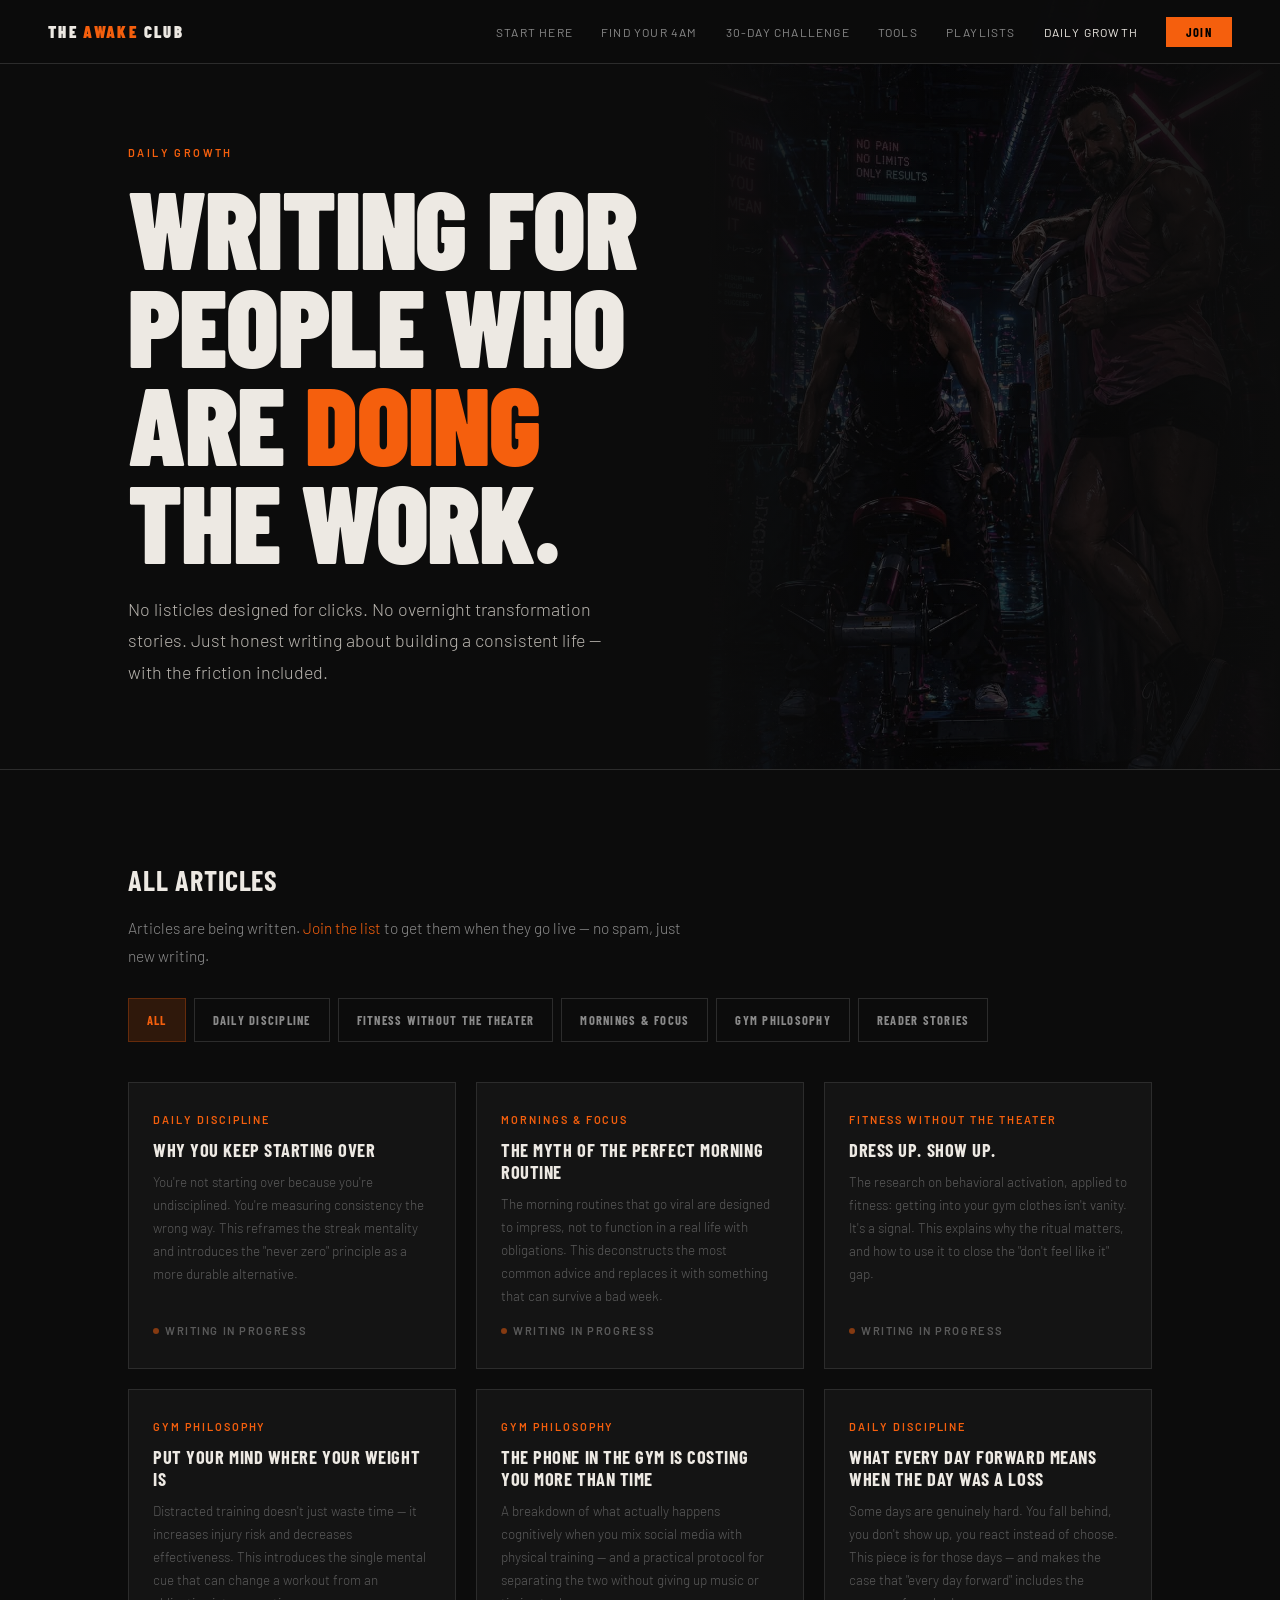
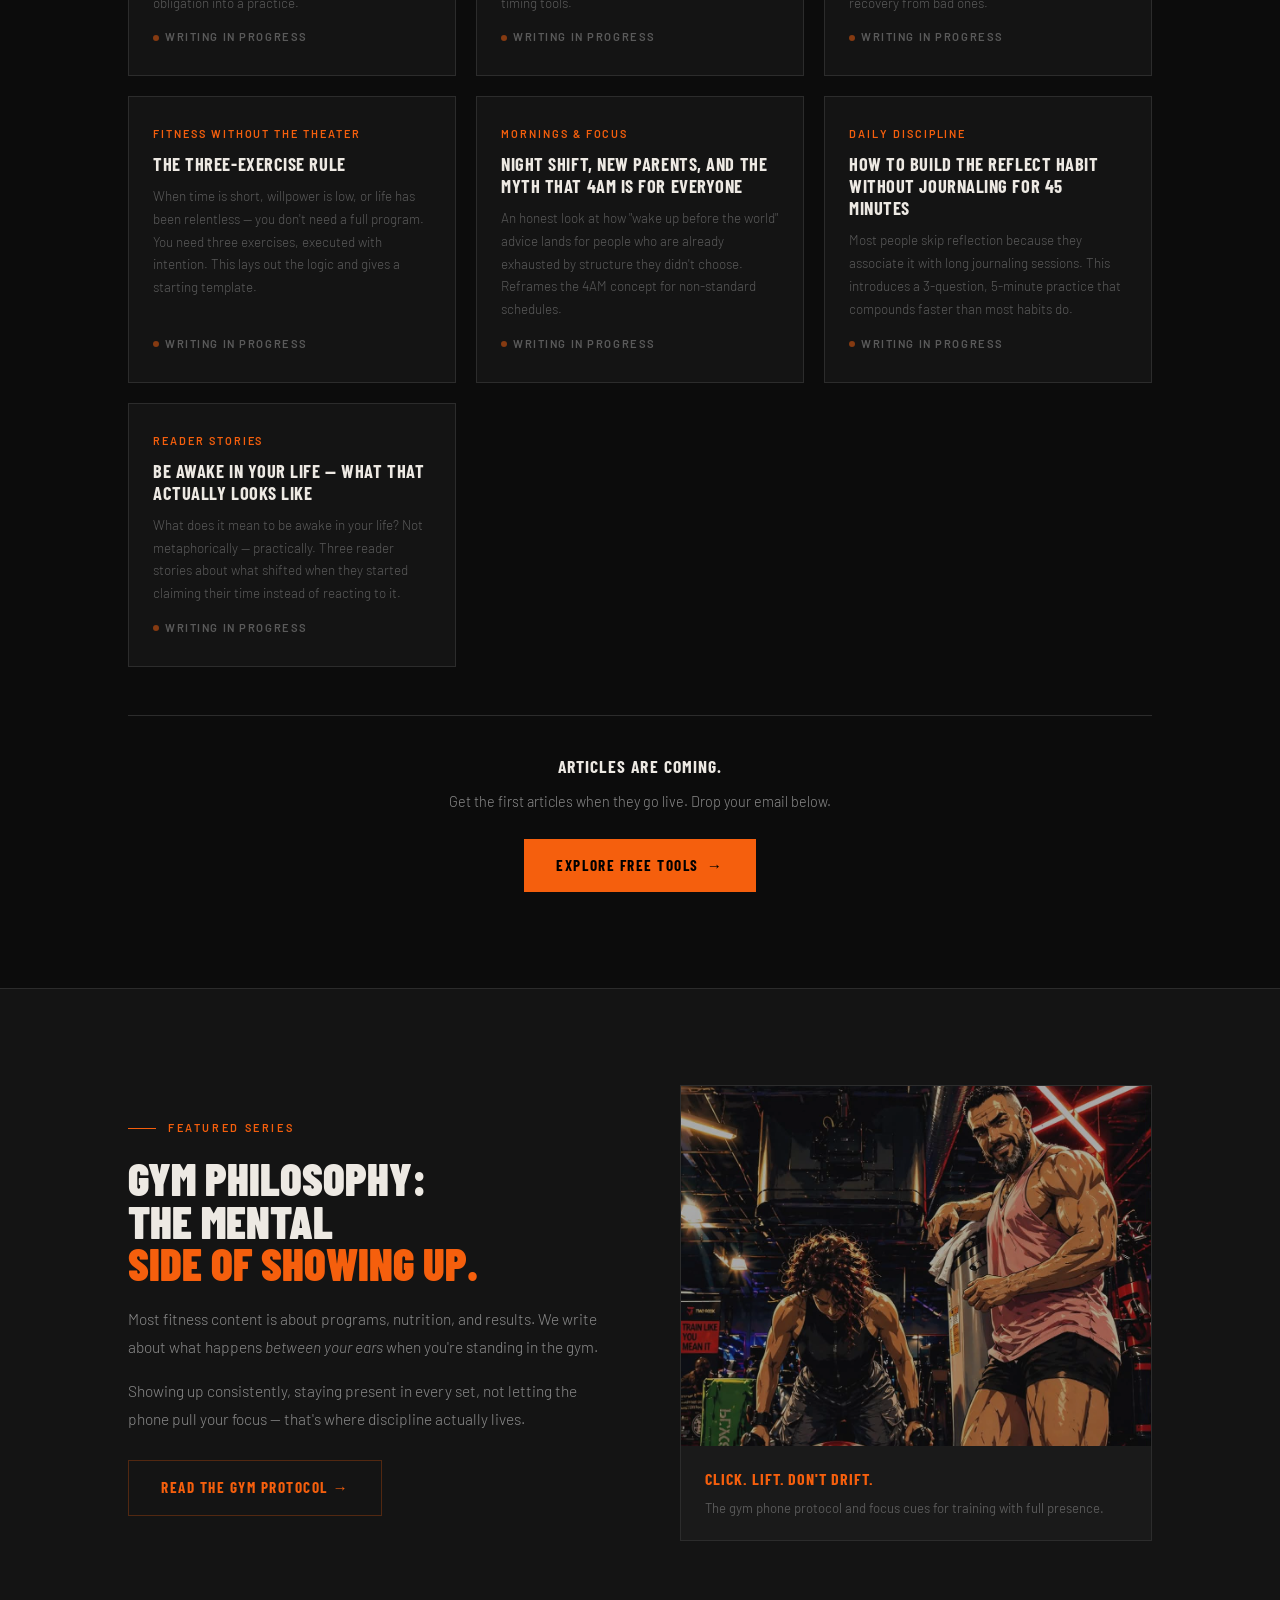
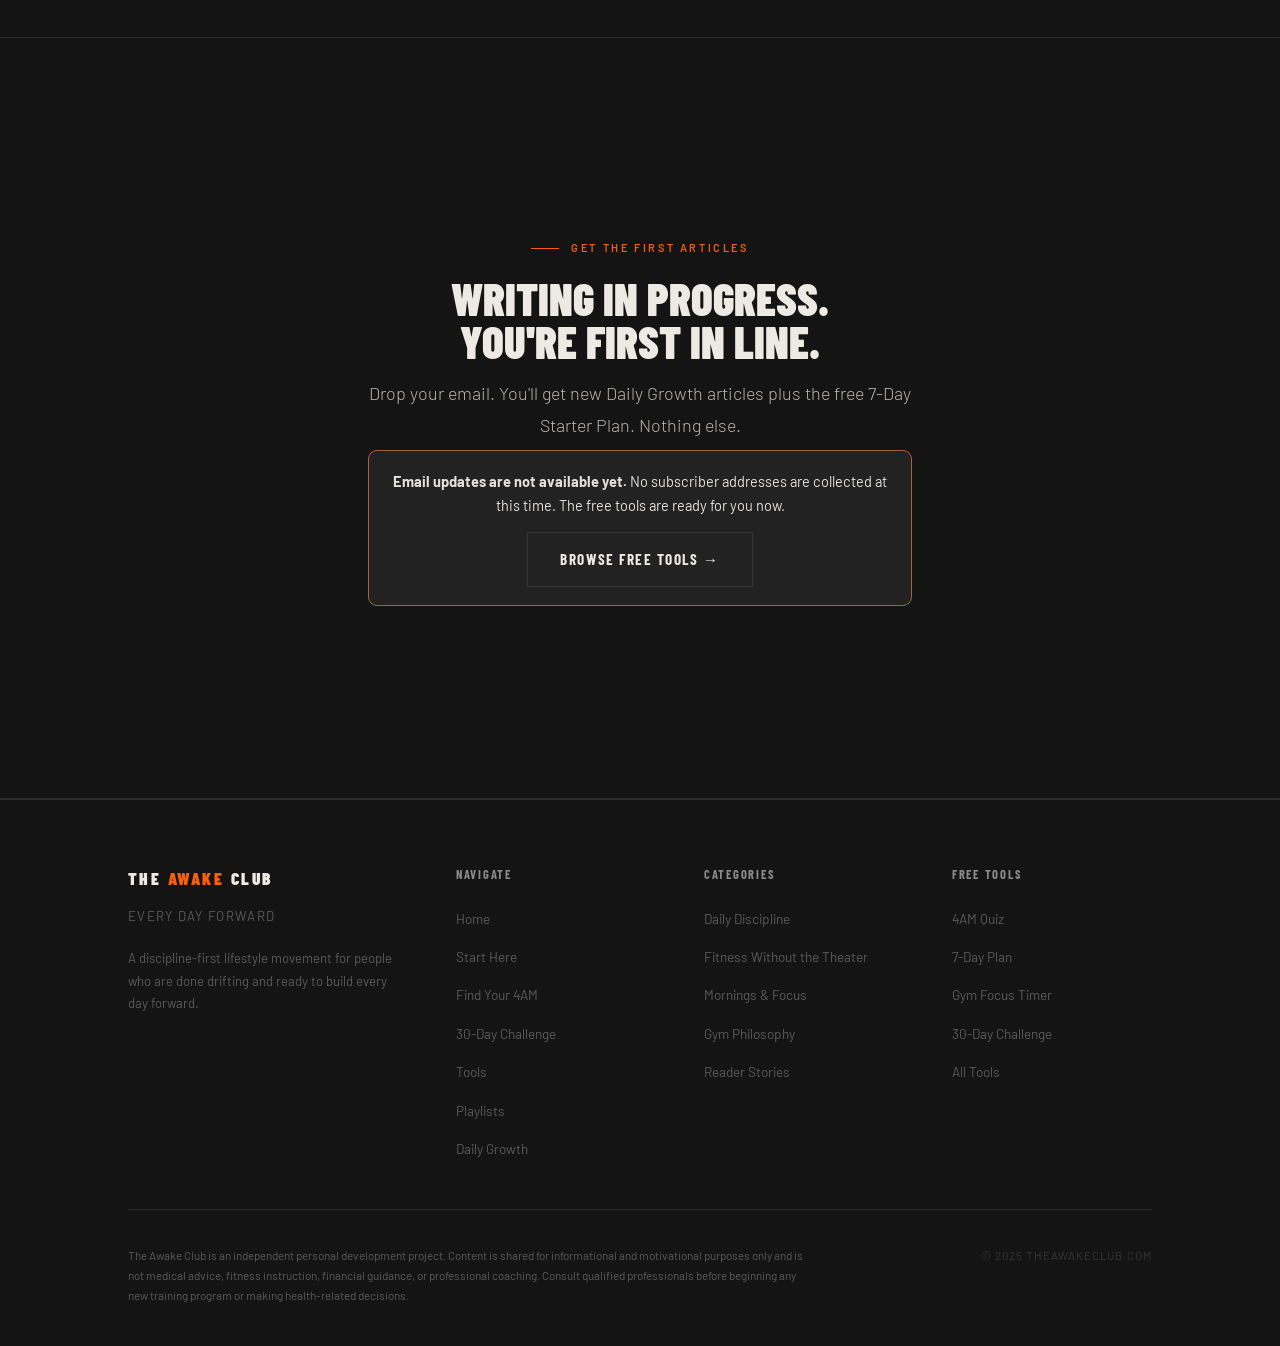
<file: daily-growth.html>
<!DOCTYPE html>
<html lang="en">
<head>
  <meta charset="UTF-8">
  <meta name="viewport" content="width=device-width, initial-scale=1.0">
  <title>Daily Growth — Practical Writing on Discipline, Fitness & Morning Routines | The Awake Club</title>
  <meta name="description" content="Writing on daily discipline, fitness consistency, morning routines, gym focus, and building real habits. No fluff. No overnight transformations. Honest content for people doing the work.">
  <meta name="robots" content="index, follow">
  <link rel="canonical" href="https://theawakeclub.com/daily-growth.html">
  <meta property="og:type" content="website">
  <meta property="og:url" content="https://theawakeclub.com/daily-growth.html">
  <meta property="og:title" content="Daily Growth — The Awake Club">
  <meta property="og:description" content="Practical writing on discipline, fitness, focus, and daily habits. No listicles. No overnight transformations. Honest writing for people in it.">
  <meta property="og:image" content="https://theawakeclub.com/assets/images/gym-cyberpunk.jpg">
  <link rel="icon" type="image/svg+xml" href="favicon.svg">
  <link rel="stylesheet" href="style.css">
</head>
<body>

<!-- NAV -->
<nav class="site-nav" aria-label="Main navigation">
  <a href="index.html" class="nav-logo">The <span class="accent">Awake</span> Club</a>
  <ul class="nav-links" role="list">
    <li><a href="start-here.html">Start Here</a></li>
    <li><a href="find-your-4am.html">Find Your 4AM</a></li>
    <li><a href="challenge.html">30-Day Challenge</a></li>
          <li><a href="tools.html">Tools</a></li>
    <li><a href="playlists.html">Playlists</a></li>
    <li><a href="daily-growth.html" class="active">Daily Growth</a></li>
    <li><a href="index.html#community" class="nav-cta">Join</a></li>
  </ul>
  <button class="nav-toggle" aria-label="Open menu" aria-expanded="false">
    <span></span><span></span><span></span>
  </button>
</nav>
<nav class="nav-mobile" aria-label="Mobile navigation">
  <a href="start-here.html">Start Here</a>
  <a href="find-your-4am.html">Find Your 4AM</a>
  <a href="challenge.html">30-Day Challenge</a>
  <a href="tools.html">Tools</a>
  <a href="playlists.html">Playlists</a>
  <a href="daily-growth.html">Daily Growth</a>
  <a href="index.html#community">Join</a>
</nav>

<!-- HERO -->
<section class="page-hero" style="position:relative;overflow:hidden;" aria-labelledby="dg-hed">
  <div style="position:absolute;right:0;top:0;bottom:0;width:45%;overflow:hidden;" aria-hidden="true">
    <img src="assets/images/gym-cyberpunk.jpg" alt=""
         style="width:100%;height:100%;object-fit:cover;object-position:center 15%;filter:brightness(.3) saturate(.6);"
         loading="eager">
    <div style="position:absolute;inset:0;background:linear-gradient(to right, var(--black) 0%, transparent 40%, var(--black) 100%);"></div>
  </div>
  <div class="container" style="position:relative;z-index:1;">
    <p class="eyebrow anim-1" style="margin-bottom:16px;">Daily Growth</p>
    <h1 class="display-xl anim-2" style="margin-bottom:24px;">
      Writing for<br>People Who<br>Are <span class="accent-orange">Doing</span><br>the Work.
    </h1>
    <p class="lead anim-3" style="max-width:480px;">
      No listicles designed for clicks. No overnight transformation stories. Just honest writing about building a consistent life — with the friction included.
    </p>
  </div>
</section>

<!-- ============================================================
     ARTICLES + CATEGORY FILTER
     V1.2: Cards show "Writing in Progress" state — intentional,
     not broken. CTA label is a dot + "Writing in Progress" or
     "Coming soon — join the list for early access."
     Category filter still works.
     ============================================================ -->
<section class="section-pad" aria-labelledby="articles-hed">
  <div class="container">

    <div data-reveal style="margin-bottom:32px;">
      <h2 class="display-sm" id="articles-hed" style="margin-bottom:20px;">All Articles</h2>
      <p class="body-text" style="max-width:560px;margin-bottom:28px;">
        Articles are being written. <a href="#subscribe" style="color:var(--orange);">Join the list</a> to get them when they go live — no spam, just new writing.
      </p>
      <div class="category-tabs" role="tablist" aria-label="Filter articles by category">
        <button class="category-tab active" data-filter="all" role="tab" aria-selected="true">All</button>
        <button class="category-tab" data-filter="discipline" role="tab" aria-selected="false">Daily Discipline</button>
        <button class="category-tab" data-filter="fitness" role="tab" aria-selected="false">Fitness Without the Theater</button>
        <button class="category-tab" data-filter="mornings" role="tab" aria-selected="false">Mornings &amp; Focus</button>
        <button class="category-tab" data-filter="gym" role="tab" aria-selected="false">Gym Philosophy</button>
        <button class="category-tab" data-filter="stories" role="tab" aria-selected="false">Reader Stories</button>
      </div>
    </div>

    <div class="article-grid" data-reveal data-delay="1" role="list" aria-label="Articles" id="articles-list">

      <article class="article-card" data-cat="discipline" role="listitem">
        <span class="article-cat">Daily Discipline</span>
        <h2 class="article-title">Why You Keep Starting Over</h2>
        <p class="article-summary">You're not starting over because you're undisciplined. You're measuring consistency the wrong way. This reframes the streak mentality and introduces the "never zero" principle as a more durable alternative.</p>
        <span class="article-wip">Writing in Progress</span>
      </article>

      <article class="article-card" data-cat="mornings" role="listitem">
        <span class="article-cat">Mornings &amp; Focus</span>
        <h2 class="article-title">The Myth of the Perfect Morning Routine</h2>
        <p class="article-summary">The morning routines that go viral are designed to impress, not to function in a real life with obligations. This deconstructs the most common advice and replaces it with something that can survive a bad week.</p>
        <span class="article-wip">Writing in Progress</span>
      </article>

      <article class="article-card" data-cat="fitness" role="listitem">
        <span class="article-cat">Fitness Without the Theater</span>
        <h2 class="article-title">Dress Up. Show Up.</h2>
        <p class="article-summary">The research on behavioral activation, applied to fitness: getting into your gym clothes isn't vanity. It's a signal. This explains why the ritual matters, and how to use it to close the "don't feel like it" gap.</p>
        <span class="article-wip">Writing in Progress</span>
      </article>

      <article class="article-card" data-cat="gym" role="listitem">
        <span class="article-cat">Gym Philosophy</span>
        <h2 class="article-title">Put Your Mind Where Your Weight Is</h2>
        <p class="article-summary">Distracted training doesn't just waste time — it increases injury risk and decreases effectiveness. This introduces the single mental cue that can change a workout from an obligation into a practice.</p>
        <span class="article-wip">Writing in Progress</span>
      </article>

      <article class="article-card" data-cat="gym" role="listitem">
        <span class="article-cat">Gym Philosophy</span>
        <h2 class="article-title">The Phone in the Gym Is Costing You More Than Time</h2>
        <p class="article-summary">A breakdown of what actually happens cognitively when you mix social media with physical training — and a practical protocol for separating the two without giving up music or timing tools.</p>
        <span class="article-wip">Writing in Progress</span>
      </article>

      <article class="article-card" data-cat="discipline" role="listitem">
        <span class="article-cat">Daily Discipline</span>
        <h2 class="article-title">What Every Day Forward Means When the Day Was a Loss</h2>
        <p class="article-summary">Some days are genuinely hard. You fall behind, you don't show up, you react instead of choose. This piece is for those days — and makes the case that "every day forward" includes the recovery from bad ones.</p>
        <span class="article-wip">Writing in Progress</span>
      </article>

      <article class="article-card" data-cat="fitness" role="listitem">
        <span class="article-cat">Fitness Without the Theater</span>
        <h2 class="article-title">The Three-Exercise Rule</h2>
        <p class="article-summary">When time is short, willpower is low, or life has been relentless — you don't need a full program. You need three exercises, executed with intention. This lays out the logic and gives a starting template.</p>
        <span class="article-wip">Writing in Progress</span>
      </article>

      <article class="article-card" data-cat="mornings" role="listitem">
        <span class="article-cat">Mornings &amp; Focus</span>
        <h2 class="article-title">Night Shift, New Parents, and the Myth That 4AM Is for Everyone</h2>
        <p class="article-summary">An honest look at how "wake up before the world" advice lands for people who are already exhausted by structure they didn't choose. Reframes the 4AM concept for non-standard schedules.</p>
        <span class="article-wip">Writing in Progress</span>
      </article>

      <article class="article-card" data-cat="discipline" role="listitem">
        <span class="article-cat">Daily Discipline</span>
        <h2 class="article-title">How to Build the Reflect Habit Without Journaling for 45 Minutes</h2>
        <p class="article-summary">Most people skip reflection because they associate it with long journaling sessions. This introduces a 3-question, 5-minute practice that compounds faster than most habits do.</p>
        <span class="article-wip">Writing in Progress</span>
      </article>

      <article class="article-card" data-cat="stories" role="listitem">
        <span class="article-cat">Reader Stories</span>
        <h2 class="article-title">Be Awake in Your Life — What That Actually Looks Like</h2>
        <p class="article-summary">What does it mean to be awake in your life? Not metaphorically — practically. Three reader stories about what shifted when they started claiming their time instead of reacting to it.</p>
        <span class="article-wip">Writing in Progress</span>
      </article>

    </div>

    <!-- V1.2: CTA under article grid -->
    <div style="margin-top:48px;border-top:1px solid var(--rule);padding-top:36px;text-align:center;" data-reveal>
      <p style="font-family:var(--font-display);font-weight:700;font-size:1.1rem;text-transform:uppercase;letter-spacing:.06em;color:var(--white);margin-bottom:8px;">
        Articles are coming.
      </p>
      <p class="body-text" style="margin-bottom:24px;font-size:.9rem;">
        Get the first articles when they go live. Drop your email below.
      </p>
      <a href="tools.html" class="btn btn-primary btn-arrow">Explore Free Tools</a>
    </div>

  </div>
</section>

<!-- GYM PHILOSOPHY SPOTLIGHT -->
<section class="section-pad" style="background:var(--charcoal);" aria-labelledby="feature-hed">
  <div class="container">
    <div style="display:grid;grid-template-columns:1fr 1fr;gap:80px;align-items:center;">

      <div data-reveal>
        <p class="section-label">Featured Series</p>
        <h2 class="display-md" id="feature-hed" style="margin-bottom:20px;">
          Gym Philosophy:<br>The Mental<br><span class="accent-orange">Side of Showing Up.</span>
        </h2>
        <p class="body-text" style="margin-bottom:16px;">
          Most fitness content is about programs, nutrition, and results. We write about what happens <em>between your ears</em> when you're standing in the gym.
        </p>
        <p class="body-text" style="margin-bottom:28px;">
          Showing up consistently, staying present in every set, not letting the phone pull your focus — that's where discipline actually lives.
        </p>
        <a href="tools.html#cld-section" class="btn btn-outline-orange">Read the Gym Protocol →</a>
      </div>

      <div data-reveal data-delay="2">
        <div style="border:1px solid var(--rule);overflow:hidden;">
          <img src="assets/images/gym-anime.jpg"
               alt="Stylized training — focus and presence in the gym"
               loading="lazy"
               style="width:100%;height:360px;object-fit:cover;object-position:center 20%;display:block;filter:brightness(.72) saturate(.85);">
          <div style="padding:20px 24px;background:var(--dark);">
            <p style="font-family:var(--font-display);font-weight:700;font-size:1rem;text-transform:uppercase;letter-spacing:.06em;color:var(--orange);">Click. Lift. Don't Drift.</p>
            <p style="font-size:.82rem;color:var(--muted);margin-top:6px;">The gym phone protocol and focus cues for training with full presence.</p>
          </div>
        </div>
      </div>

    </div>
  </div>
</section>

<!-- EMAIL CAPTURE -->
<section class="email-section section-pad" id="subscribe" aria-labelledby="dg-email-hed">
  <div class="email-inner">
    <p class="section-label" style="justify-content:center;" data-reveal>Get the First Articles</p>
    <h2 class="display-md" id="dg-email-hed" data-reveal data-delay="1" style="margin-bottom:16px;">
      Writing in Progress.<br>You're First in Line.
    </h2>
    <p class="lead" data-reveal data-delay="2" style="margin-bottom:8px;">
      Drop your email. You'll get new Daily Growth articles plus the free 7-Day Starter Plan. Nothing else.
    </p>
    <div data-reveal data-delay="3">
      <!--
        EMAIL FORM: daily-growth subscriber
        TODO: Connect to email provider — tag as "daily-growth".
      -->
      <div class="ac-newsletter-pending" role="note"><p><strong>Email updates are not available yet.</strong> No subscriber addresses are collected at this time. The free tools are ready for you now.</p><a class="btn btn-ghost" href="tools.html">Browse Free Tools →</a></div>

    </div>
  </div>
</section>

<!-- FOOTER -->
<footer class="site-footer" role="contentinfo">
  <div class="container">
    <div class="footer-grid">
      <div class="footer-brand">
        <a href="index.html" class="nav-logo">The <span class="accent">Awake</span> Club</a>
        <p class="footer-tagline">Every Day Forward</p>
        <p>A discipline-first lifestyle movement for people who are done drifting and ready to build every day forward.</p>
      </div>
      <div class="footer-col">
        <h4>Navigate</h4>
        <ul>
          <li><a href="index.html">Home</a></li>
          <li><a href="start-here.html">Start Here</a></li>
          <li><a href="find-your-4am.html">Find Your 4AM</a></li>
          <li><a href="challenge.html">30-Day Challenge</a></li>
          <li><a href="tools.html">Tools</a></li>
          <li><a href="playlists.html">Playlists</a></li>
          <li><a href="daily-growth.html">Daily Growth</a></li>
        </ul>
      </div>
      <div class="footer-col">
        <h4>Categories</h4>
        <ul>
          <li><a href="daily-growth.html">Daily Discipline</a></li>
          <li><a href="daily-growth.html">Fitness Without the Theater</a></li>
          <li><a href="daily-growth.html">Mornings &amp; Focus</a></li>
          <li><a href="daily-growth.html">Gym Philosophy</a></li>
          <li><a href="daily-growth.html">Reader Stories</a></li>
        </ul>
      </div>
      <div class="footer-col">
        <h4>Free Tools</h4>
        <ul>
          <li><a href="find-your-4am.html#quiz">4AM Quiz</a></li>
          <li><a href="tools.html#starter-plan">7-Day Plan</a></li>
          <li><a href="tools.html#gym-timer">Gym Focus Timer</a></li>
          <li><a href="challenge.html">30-Day Challenge</a></li>
    <li><a href="tools.html">All Tools</a></li>
        </ul>
      </div>
    </div>
    <div class="footer-bottom">
      <p class="footer-disclaimer">
        The Awake Club is an independent personal development project. Content is shared for informational and motivational purposes only and is not medical advice, fitness instruction, financial guidance, or professional coaching. Consult qualified professionals before beginning any new training program or making health-related decisions.
      </p>
      <p class="footer-copy">© 2025 theawakeclub.com</p>
    </div>
  </div>
</footer>

<script src="script.js"></script>
</body>
</html>
</file>
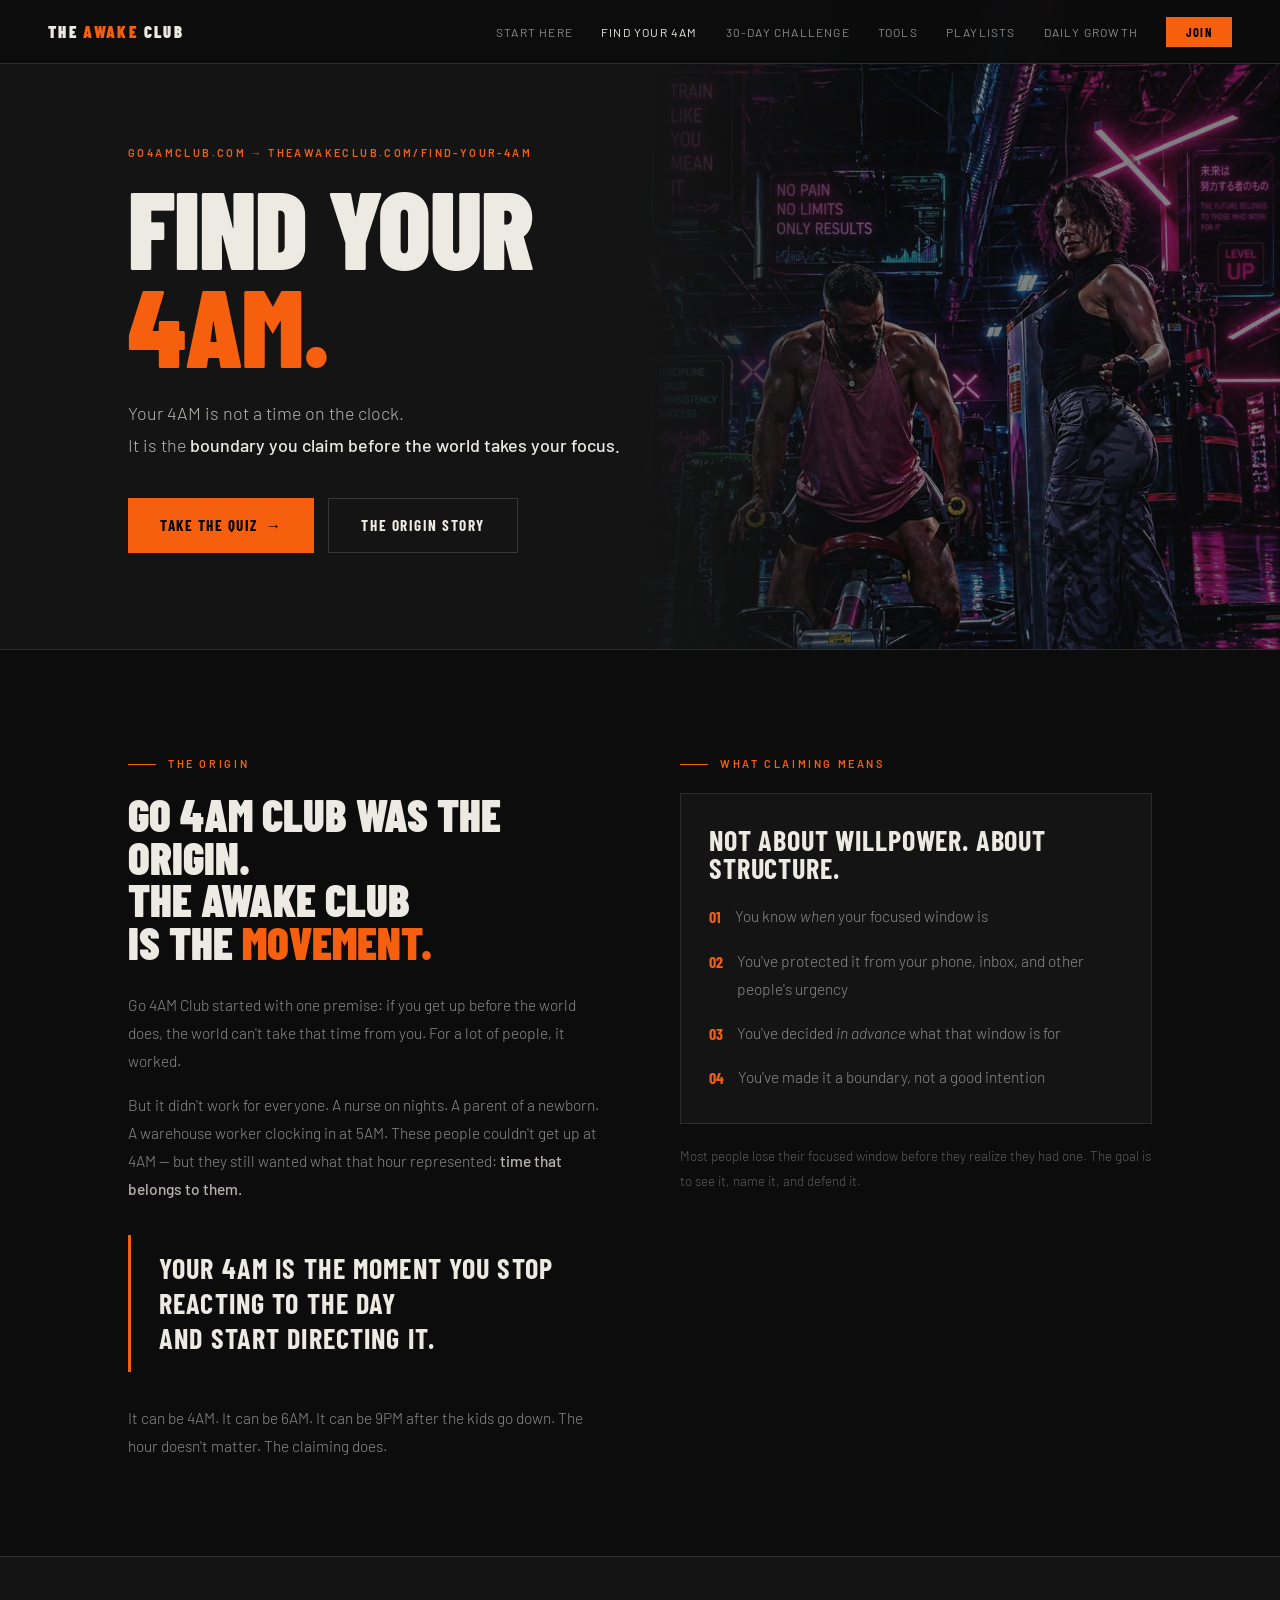
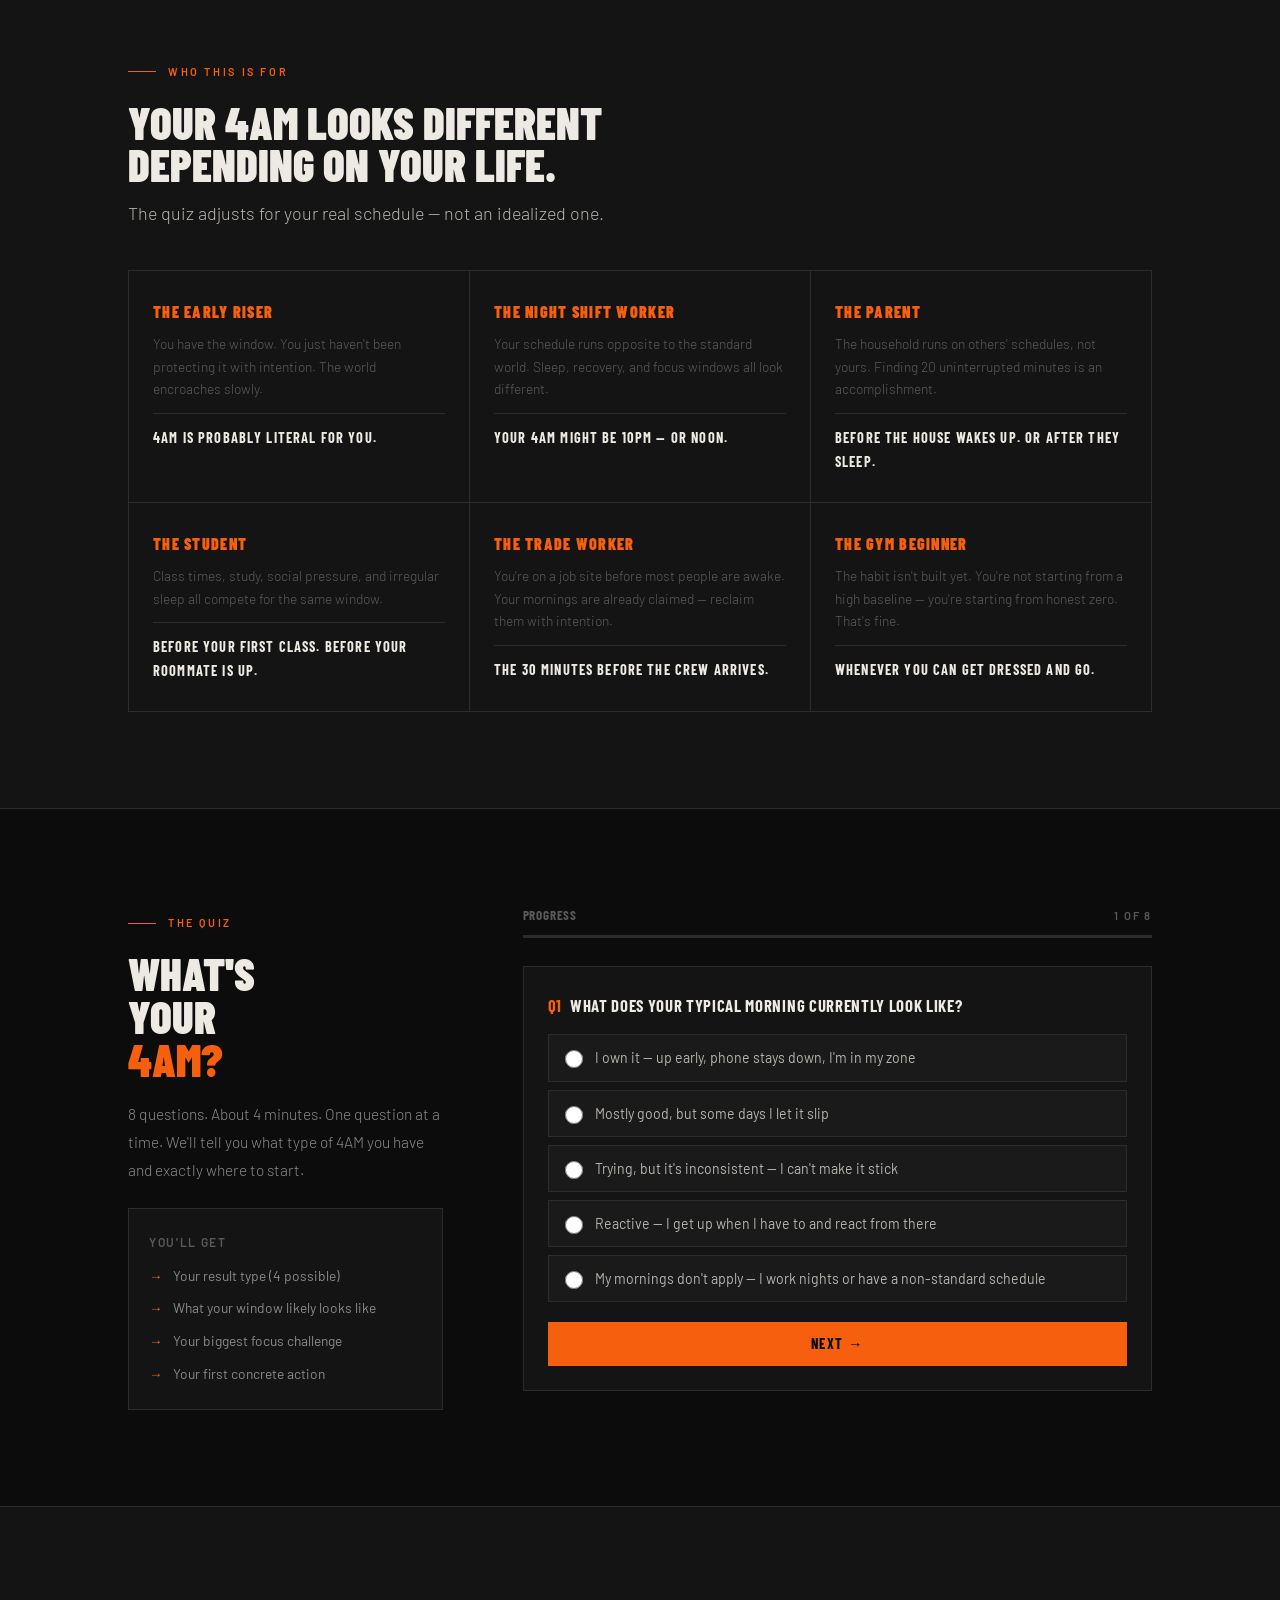
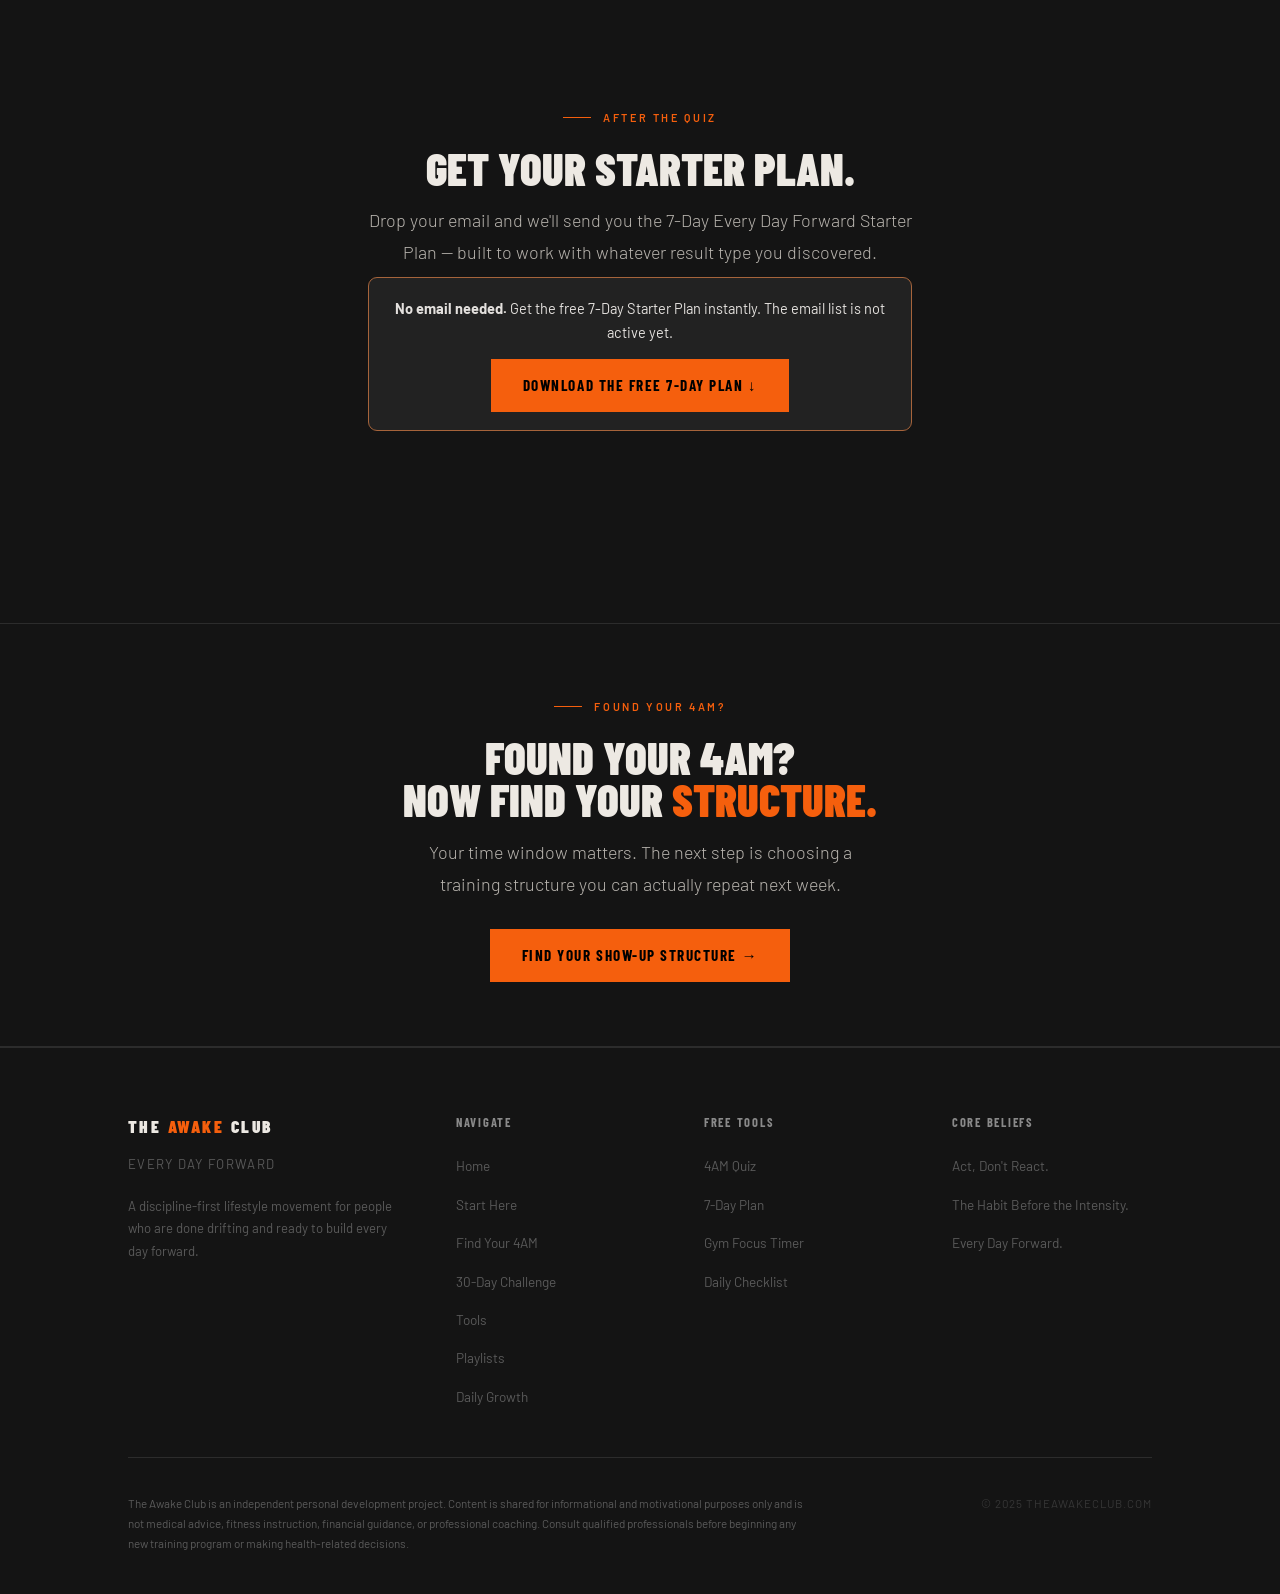
<file: find-your-4am.html>
<!DOCTYPE html>
<html lang="en">
<head>
  <meta charset="UTF-8">
  <meta name="viewport" content="width=device-width, initial-scale=1.0">
  <title>Find Your 4AM — Claim Your Focused Window | The Awake Club</title>
  <meta name="description" content="Your 4AM isn't a time on the clock — it's the boundary you claim before the world takes your focus. Take the free quiz to identify your window and where to start.">
  <meta name="robots" content="index, follow">
  <link rel="canonical" href="https://theawakeclub.com/find-your-4am.html">
  <meta property="og:type" content="website">
  <meta property="og:url" content="https://theawakeclub.com/find-your-4am.html">
  <meta property="og:title" content="Find Your 4AM — The Awake Club">
  <meta property="og:description" content="Your 4AM isn't a time. It's the moment you stop reacting and start choosing. Take the free quiz to find yours.">
  <meta property="og:image" content="https://theawakeclub.com/assets/images/gym-neon.jpg">
  <link rel="icon" type="image/svg+xml" href="favicon.svg">
  <link rel="stylesheet" href="style.css">
</head>
<body>

<!-- NAV -->
<nav class="site-nav" aria-label="Main navigation">
  <a href="index.html" class="nav-logo">The <span class="accent">Awake</span> Club</a>
  <ul class="nav-links" role="list">
    <li><a href="start-here.html">Start Here</a></li>
    <li><a href="find-your-4am.html" class="active">Find Your 4AM</a></li>
    <li><a href="challenge.html">30-Day Challenge</a></li>
          <li><a href="tools.html">Tools</a></li>
    <li><a href="playlists.html">Playlists</a></li>
    <li><a href="daily-growth.html">Daily Growth</a></li>
    <li><a href="index.html#community" class="nav-cta">Join</a></li>
  </ul>
  <button class="nav-toggle" aria-label="Open menu" aria-expanded="false">
    <span></span><span></span><span></span>
  </button>
</nav>
<nav class="nav-mobile" aria-label="Mobile navigation">
  <a href="start-here.html">Start Here</a>
  <a href="find-your-4am.html">Find Your 4AM</a>
  <a href="challenge.html">30-Day Challenge</a>
  <a href="tools.html">Tools</a>
  <a href="playlists.html">Playlists</a>
  <a href="daily-growth.html">Daily Growth</a>
  <a href="index.html#community">Join</a>
</nav>

<!-- HERO -->
<section class="fam-hero section-pad" style="padding-top:calc(var(--nav-height) + 80px);" aria-labelledby="fam-hed">
  <div class="fam-hero-img" aria-hidden="true">
    <img src="assets/images/gym-neon.jpg"
         alt="Training in a dark gym with neon lights — early morning discipline"
         fetchpriority="high" loading="eager">
  </div>
  <div class="container" style="position:relative;z-index:1;">
    <div style="max-width:620px;">
      <p class="eyebrow anim-1" style="margin-bottom:16px;">go4amclub.com → theawakeclub.com/find-your-4am</p>
      <h1 class="display-xl anim-2" style="margin:16px 0 24px;">
        Find Your<br><span class="accent-orange">4AM.</span>
      </h1>
      <p class="lead anim-3" style="max-width:500px;margin-bottom:36px;">
        Your 4AM is not a time on the clock.<br>
        It is the <strong>boundary you claim before the world takes your focus.</strong>
      </p>
      <div class="anim-4" style="display:flex;gap:14px;flex-wrap:wrap;">
        <a href="#quiz" class="btn btn-primary btn-arrow">Take the Quiz</a>
        <a href="#origin" class="btn btn-ghost">The Origin Story</a>
      </div>
    </div>
  </div>
</section>

<!-- THE CONCEPT -->
<section class="section-pad" id="origin" aria-labelledby="origin-hed">
  <div class="container">
    <div style="display:grid;grid-template-columns:1fr 1fr;gap:80px;align-items:start;">

      <div data-reveal>
        <p class="section-label">The Origin</p>
        <h2 class="display-md" id="origin-hed" style="margin-bottom:28px;">
          Go 4AM Club Was the Origin.<br>The Awake Club<br>Is the <span class="accent-orange">Movement.</span>
        </h2>
        <p class="body-text" style="margin-bottom:16px;">
          Go 4AM Club started with one premise: if you get up before the world does, the world can't take that time from you. For a lot of people, it worked.
        </p>
        <p class="body-text" style="margin-bottom:16px;">
          But it didn't work for everyone. A nurse on nights. A parent of a newborn. A warehouse worker clocking in at 5AM. These people couldn't get up at 4AM — but they still wanted what that hour represented: <strong>time that belongs to them.</strong>
        </p>
        <div class="pull-quote" style="margin:32px 0;">
          <p>Your 4AM is the moment you stop<br>reacting to the day<br>and start directing it.</p>
        </div>
        <p class="body-text">
          It can be 4AM. It can be 6AM. It can be 9PM after the kids go down. The hour doesn't matter. The claiming does.
        </p>
      </div>

      <div data-reveal data-delay="2">
        <p class="section-label">What Claiming Means</p>
        <div style="background:var(--charcoal);border:1px solid var(--rule);padding:32px 28px;margin-bottom:20px;">
          <h3 class="display-sm" style="margin-bottom:20px;color:var(--white);">Not about willpower. About structure.</h3>
          <div style="display:flex;flex-direction:column;gap:16px;">
            <div style="display:flex;gap:14px;align-items:flex-start;">
              <span style="color:var(--orange);font-weight:700;font-family:var(--font-display);font-size:1rem;flex-shrink:0;margin-top:2px;">01</span>
              <p class="body-text">You know <em>when</em> your focused window is</p>
            </div>
            <div style="display:flex;gap:14px;align-items:flex-start;">
              <span style="color:var(--orange);font-weight:700;font-family:var(--font-display);font-size:1rem;flex-shrink:0;margin-top:2px;">02</span>
              <p class="body-text">You've protected it from your phone, inbox, and other people's urgency</p>
            </div>
            <div style="display:flex;gap:14px;align-items:flex-start;">
              <span style="color:var(--orange);font-weight:700;font-family:var(--font-display);font-size:1rem;flex-shrink:0;margin-top:2px;">03</span>
              <p class="body-text">You've decided <em>in advance</em> what that window is for</p>
            </div>
            <div style="display:flex;gap:14px;align-items:flex-start;">
              <span style="color:var(--orange);font-weight:700;font-family:var(--font-display);font-size:1rem;flex-shrink:0;margin-top:2px;">04</span>
              <p class="body-text">You've made it a boundary, not a good intention</p>
            </div>
          </div>
        </div>
        <p class="body-text" style="font-size:.84rem;color:var(--muted);">
          Most people lose their focused window before they realize they had one. The goal is to see it, name it, and defend it.
        </p>
      </div>

    </div>
  </div>
</section>

<!-- PERSONAS -->
<section class="section-pad" style="background:var(--charcoal);" aria-labelledby="persona-hed">
  <div class="container">
    <p class="section-label" data-reveal>Who This Is For</p>
    <h2 class="display-md" id="persona-hed" data-reveal data-delay="1" style="margin-bottom:12px;">
      Your 4AM Looks Different<br>Depending on Your Life.
    </h2>
    <p class="lead" data-reveal data-delay="1" style="max-width:560px;margin-bottom:40px;">
      The quiz adjusts for your real schedule — not an idealized one.
    </p>
    <div class="persona-grid" data-reveal data-delay="2" role="list">
      <article class="persona-card" role="listitem">
        <p class="persona-type">The Early Riser</p>
        <p class="persona-desc">You have the window. You just haven't been protecting it with intention. The world encroaches slowly.</p>
        <p class="persona-4am">4AM is probably literal for you.</p>
      </article>
      <article class="persona-card" role="listitem">
        <p class="persona-type">The Night Shift Worker</p>
        <p class="persona-desc">Your schedule runs opposite to the standard world. Sleep, recovery, and focus windows all look different.</p>
        <p class="persona-4am">Your 4AM might be 10PM — or noon.</p>
      </article>
      <article class="persona-card" role="listitem">
        <p class="persona-type">The Parent</p>
        <p class="persona-desc">The household runs on others' schedules, not yours. Finding 20 uninterrupted minutes is an accomplishment.</p>
        <p class="persona-4am">Before the house wakes up. Or after they sleep.</p>
      </article>
      <article class="persona-card" role="listitem">
        <p class="persona-type">The Student</p>
        <p class="persona-desc">Class times, study, social pressure, and irregular sleep all compete for the same window.</p>
        <p class="persona-4am">Before your first class. Before your roommate is up.</p>
      </article>
      <article class="persona-card" role="listitem">
        <p class="persona-type">The Trade Worker</p>
        <p class="persona-desc">You're on a job site before most people are awake. Your mornings are already claimed — reclaim them with intention.</p>
        <p class="persona-4am">The 30 minutes before the crew arrives.</p>
      </article>
      <article class="persona-card" role="listitem">
        <p class="persona-type">The Gym Beginner</p>
        <p class="persona-desc">The habit isn't built yet. You're not starting from a high baseline — you're starting from honest zero. That's fine.</p>
        <p class="persona-4am">Whenever you can get dressed and go.</p>
      </article>
    </div>
  </div>
</section>

<!-- ============================================================
     QUIZ — V1.2
     One question at a time with progress bar.
     5 options per question.
     Navigation: Back / Next / Submit (last question).
     ============================================================ -->
<section class="section-pad" id="quiz" aria-labelledby="quiz-hed">
  <div class="container">

    <div class="quiz-layout-grid" style="display:grid;grid-template-columns:1fr 2fr;gap:80px;align-items:start;">

      <!-- Left: intro -->
      <div data-reveal>
        <p class="section-label">The Quiz</p>
        <h2 class="display-md" id="quiz-hed" style="margin-bottom:20px;">
          What's<br>Your<br><span class="accent-orange">4AM?</span>
        </h2>
        <p class="body-text" style="margin-bottom:24px;">
          8 questions. About 4 minutes. One question at a time. We'll tell you what type of 4AM you have and exactly where to start.
        </p>
        <div style="background:var(--charcoal);border:1px solid var(--rule);padding:24px 20px;">
          <p style="font-size:.75rem;font-weight:600;letter-spacing:.14em;text-transform:uppercase;color:var(--muted);margin-bottom:12px;">You'll get</p>
          <ul style="display:flex;flex-direction:column;gap:10px;">
            <li style="display:flex;gap:10px;align-items:flex-start;font-size:.86rem;color:var(--steel);">
              <span style="color:var(--orange);">→</span>Your result type (4 possible)
            </li>
            <li style="display:flex;gap:10px;align-items:flex-start;font-size:.86rem;color:var(--steel);">
              <span style="color:var(--orange);">→</span>What your window likely looks like
            </li>
            <li style="display:flex;gap:10px;align-items:flex-start;font-size:.86rem;color:var(--steel);">
              <span style="color:var(--orange);">→</span>Your biggest focus challenge
            </li>
            <li style="display:flex;gap:10px;align-items:flex-start;font-size:.86rem;color:var(--steel);">
              <span style="color:var(--orange);">→</span>Your first concrete action
            </li>
          </ul>
        </div>
      </div>

      <!-- Right: quiz form -->
      <div data-reveal data-delay="1">

        <!-- Progress bar -->
        <div class="quiz-progress-wrap">
          <div class="quiz-progress-label">
            <span style="font-family:var(--font-display);font-weight:700;font-size:.82rem;letter-spacing:.06em;text-transform:uppercase;">Progress</span>
            <span id="quiz-progress-text" aria-live="polite">1 of 8</span>
          </div>
          <div class="quiz-progress-bar" role="progressbar" aria-valuemin="0" aria-valuemax="100" aria-valuenow="0">
            <div class="quiz-progress-fill" id="quiz-progress-fill"></div>
          </div>
        </div>

        <form id="quiz-form" novalidate aria-label="Find Your 4AM Quiz">

          <!-- Q1 -->
          <div class="quiz-question active" data-name="q1">
            <p class="quiz-q-text"><span class="quiz-q-num">Q1</span>What does your typical morning currently look like?</p>
            <div class="quiz-options" role="radiogroup" aria-label="Q1 answers">
              <label class="quiz-option"><input type="radio" name="q1" value="A"> <span>I own it — up early, phone stays down, I'm in my zone</span></label>
              <label class="quiz-option"><input type="radio" name="q1" value="B"> <span>Mostly good, but some days I let it slip</span></label>
              <label class="quiz-option"><input type="radio" name="q1" value="C"> <span>Trying, but it's inconsistent — I can't make it stick</span></label>
              <label class="quiz-option"><input type="radio" name="q1" value="D"> <span>Reactive — I get up when I have to and react from there</span></label>
              <label class="quiz-option"><input type="radio" name="q1" value="E"> <span>My mornings don't apply — I work nights or have a non-standard schedule</span></label>
            </div>
            <div class="quiz-nav">
              <button type="button"  class="quiz-nav-back" style="display:none;">← Back</button>
              <button type="button"  class="quiz-nav-next">Next →</button>
              <button type="submit"  class="quiz-nav-next" style="display:none;">See My Result →</button>
            </div>
          </div>

          <!-- Q2 -->
          <div class="quiz-question" data-name="q2">
            <p class="quiz-q-text"><span class="quiz-q-num">Q2</span>When do you feel most mentally sharp and focused?</p>
            <div class="quiz-options" role="radiogroup" aria-label="Q2 answers">
              <label class="quiz-option"><input type="radio" name="q2" value="A"> <span>Early morning — before the world starts moving</span></label>
              <label class="quiz-option"><input type="radio" name="q2" value="B"> <span>Mid-morning — once I've had 30–60 minutes to settle</span></label>
              <label class="quiz-option"><input type="radio" name="q2" value="C"> <span>Mid-afternoon — I warm up slowly</span></label>
              <label class="quiz-option"><input type="radio" name="q2" value="D"> <span>I rarely feel focused — brain fog most of the day</span></label>
              <label class="quiz-option"><input type="radio" name="q2" value="E"> <span>Evening or night — that's when I'm actually alive</span></label>
            </div>
            <div class="quiz-nav">
              <button type="button"  class="quiz-nav-back">← Back</button>
              <button type="button"  class="quiz-nav-next">Next →</button>
              <button type="submit"  class="quiz-nav-next" style="display:none;">See My Result →</button>
            </div>
          </div>

          <!-- Q3 -->
          <div class="quiz-question" data-name="q3">
            <p class="quiz-q-text"><span class="quiz-q-num">Q3</span>What's your single biggest obstacle to having focused time?</p>
            <div class="quiz-options" role="radiogroup" aria-label="Q3 answers">
              <label class="quiz-option"><input type="radio" name="q3" value="A"> <span>Honestly, I'm pretty good at protecting it</span></label>
              <label class="quiz-option"><input type="radio" name="q3" value="B"> <span>My phone — I check it out of habit even when I try not to</span></label>
              <label class="quiz-option"><input type="radio" name="q3" value="C"> <span>Other people's schedules — family, commute, obligations</span></label>
              <label class="quiz-option"><input type="radio" name="q3" value="D"> <span>Fatigue and low energy — I never feel rested enough to focus</span></label>
              <label class="quiz-option"><input type="radio" name="q3" value="E"> <span>My schedule changes constantly — I can't build any rhythm</span></label>
            </div>
            <div class="quiz-nav">
              <button type="button"  class="quiz-nav-back">← Back</button>
              <button type="button"  class="quiz-nav-next">Next →</button>
              <button type="submit"  class="quiz-nav-next" style="display:none;">See My Result →</button>
            </div>
          </div>

          <!-- Q4 -->
          <div class="quiz-question" data-name="q4">
            <p class="quiz-q-text"><span class="quiz-q-num">Q4</span>How would you describe your current relationship with routine?</p>
            <div class="quiz-options" role="radiogroup" aria-label="Q4 answers">
              <label class="quiz-option"><input type="radio" name="q4" value="A"> <span>Solid — I have one and I keep it most days</span></label>
              <label class="quiz-option"><input type="radio" name="q4" value="B"> <span>Decent — I have one but it breaks down under stress</span></label>
              <label class="quiz-option"><input type="radio" name="q4" value="C"> <span>Fragile — I start one every few weeks but it never sticks</span></label>
              <label class="quiz-option"><input type="radio" name="q4" value="D"> <span>None — I react to whatever the day throws at me</span></label>
              <label class="quiz-option"><input type="radio" name="q4" value="E"> <span>My schedule is irregular — standard routines don't apply</span></label>
            </div>
            <div class="quiz-nav">
              <button type="button"  class="quiz-nav-back">← Back</button>
              <button type="button"  class="quiz-nav-next">Next →</button>
              <button type="submit"  class="quiz-nav-next" style="display:none;">See My Result →</button>
            </div>
          </div>

          <!-- Q5 -->
          <div class="quiz-question" data-name="q5">
            <p class="quiz-q-text"><span class="quiz-q-num">Q5</span>When you have uninterrupted time, what tends to happen?</p>
            <div class="quiz-options" role="radiogroup" aria-label="Q5 answers">
              <label class="quiz-option"><input type="radio" name="q5" value="A"> <span>I get into it quickly and get real work done</span></label>
              <label class="quiz-option"><input type="radio" name="q5" value="B"> <span>I do okay, but I drift near the end</span></label>
              <label class="quiz-option"><input type="radio" name="q5" value="C"> <span>I waste the first 15–20 minutes before I can focus</span></label>
              <label class="quiz-option"><input type="radio" name="q5" value="D"> <span>I usually end up scrolling or doing nothing meaningful</span></label>
              <label class="quiz-option"><input type="radio" name="q5" value="E"> <span>It almost never happens — I rarely have uninterrupted time</span></label>
            </div>
            <div class="quiz-nav">
              <button type="button"  class="quiz-nav-back">← Back</button>
              <button type="button"  class="quiz-nav-next">Next →</button>
              <button type="submit"  class="quiz-nav-next" style="display:none;">See My Result →</button>
            </div>
          </div>

          <!-- Q6 -->
          <div class="quiz-question" data-name="q6">
            <p class="quiz-q-text"><span class="quiz-q-num">Q6</span>Where are you with physical movement and fitness habits?</p>
            <div class="quiz-options" role="radiogroup" aria-label="Q6 answers">
              <label class="quiz-option"><input type="radio" name="q6" value="A"> <span>Consistent — it's built into my day and I don't skip often</span></label>
              <label class="quiz-option"><input type="radio" name="q6" value="B"> <span>Most weeks I get it in, but I miss when life gets busy</span></label>
              <label class="quiz-option"><input type="radio" name="q6" value="C"> <span>I know I should — I start and stop about every month</span></label>
              <label class="quiz-option"><input type="radio" name="q6" value="D"> <span>Not moving consistently at all right now</span></label>
              <label class="quiz-option"><input type="radio" name="q6" value="E"> <span>I move, but at unconventional times due to my schedule</span></label>
            </div>
            <div class="quiz-nav">
              <button type="button"  class="quiz-nav-back">← Back</button>
              <button type="button"  class="quiz-nav-next">Next →</button>
              <button type="submit"  class="quiz-nav-next" style="display:none;">See My Result →</button>
            </div>
          </div>

          <!-- Q7 -->
          <div class="quiz-question" data-name="q7">
            <p class="quiz-q-text"><span class="quiz-q-num">Q7</span>How does your day typically start — who's in control?</p>
            <div class="quiz-options" role="radiogroup" aria-label="Q7 answers">
              <label class="quiz-option"><input type="radio" name="q7" value="A"> <span>I am — I set the tone before the world has a say</span></label>
              <label class="quiz-option"><input type="radio" name="q7" value="B"> <span>Mostly me, but I slip into reactive mode more than I'd like</span></label>
              <label class="quiz-option"><input type="radio" name="q7" value="C"> <span>Split — some days I own it, most days I don't</span></label>
              <label class="quiz-option"><input type="radio" name="q7" value="D"> <span>The day controls me — I'm always reacting to something</span></label>
              <label class="quiz-option"><input type="radio" name="q7" value="E"> <span>My "day" starts at a completely different time than most people's</span></label>
            </div>
            <div class="quiz-nav">
              <button type="button"  class="quiz-nav-back">← Back</button>
              <button type="button"  class="quiz-nav-next">Next →</button>
              <button type="submit"  class="quiz-nav-next" style="display:none;">See My Result →</button>
            </div>
          </div>

          <!-- Q8 -->
          <div class="quiz-question" data-name="q8">
            <p class="quiz-q-text"><span class="quiz-q-num">Q8</span>What would a win look like 30 days from now?</p>
            <div class="quiz-options" role="radiogroup" aria-label="Q8 answers">
              <label class="quiz-option"><input type="radio" name="q8" value="A"> <span>My existing habits are tighter, more intentional, better protected</span></label>
              <label class="quiz-option"><input type="radio" name="q8" value="B"> <span>I'm consistent 5 out of 7 days instead of 2 or 3</span></label>
              <label class="quiz-option"><input type="radio" name="q8" value="C"> <span>I have a morning that feels like mine, even if it's short</span></label>
              <label class="quiz-option"><input type="radio" name="q8" value="D"> <span>I've moved every single day — even just a 10-minute walk</span></label>
              <label class="quiz-option"><input type="radio" name="q8" value="E"> <span>I've built a structure that actually fits my non-standard life</span></label>
            </div>
            <div class="quiz-nav">
              <button type="button"  class="quiz-nav-back">← Back</button>
              <button type="button"  class="quiz-nav-next" style="display:none;">Next →</button>
              <button type="submit"  class="quiz-nav-next">See My Result →</button>
            </div>
          </div>

        </form>

        <!-- Quiz result (populated by JS) -->
        <div id="quiz-result" style="display:none;margin-top:32px;" aria-live="polite"></div>

        <!-- Post-result email capture -->
        <div id="quiz-email-capture" style="display:none;margin-top:28px;background:var(--charcoal);border:1px solid var(--rule);padding:28px 24px;">
          <p style="font-size:.72rem;font-weight:600;letter-spacing:.16em;text-transform:uppercase;color:var(--muted);margin-bottom:10px;">Next Step</p>
          <p style="font-family:var(--font-display);font-weight:700;font-size:1.1rem;text-transform:uppercase;letter-spacing:.04em;color:var(--white);margin-bottom:8px;">Get the 7-Day Starter Plan.</p>
          <p class="body-text" style="font-size:.86rem;margin-bottom:20px;">Built to work with whatever result type you just got. Drop your email.</p>
          <!--
            EMAIL FORM: quiz-result capture
            TODO: Connect to email provider — tag as "quiz-result".
          -->
          <div class="ac-direct-download"><p><strong>No email needed.</strong> Get the free 7-Day Starter Plan instantly. The email list is not active yet.</p><a class="btn btn-primary" href="assets/downloads/7-day-every-day-forward-starter-plan.pdf" download>Download the Free 7-Day Plan ↓</a></div>

        </div>

      </div><!-- end right col -->

    </div><!-- end quiz-layout-grid -->
  </div>
</section>

<!-- EMAIL CAPTURE -->
<section class="email-section section-pad" aria-labelledby="fam-email-hed">
  <div class="email-inner">
    <p class="section-label" style="justify-content:center;">After the Quiz</p>
    <h2 class="display-md" id="fam-email-hed" style="margin-bottom:16px;">Get Your Starter Plan.</h2>
    <p class="lead" style="margin-bottom:8px;">
      Drop your email and we'll send you the 7-Day Every Day Forward Starter Plan — built to work with whatever result type you discovered.
    </p>
    <!--
      EMAIL FORM: starter-plan (4AM page)
      TODO: Connect to email provider — tag as "starter-plan".
    -->
    <div class="ac-direct-download"><p><strong>No email needed.</strong> Get the free 7-Day Starter Plan instantly. The email list is not active yet.</p><a class="btn btn-primary" href="assets/downloads/7-day-every-day-forward-starter-plan.pdf" download>Download the Free 7-Day Plan ↓</a></div>

  </div>
</section>

<!-- SHOW-UP STRUCTURE CTA -->
<section class="section-pad-sm" style="background:var(--charcoal);border-bottom:1px solid var(--rule);" aria-label="Find Your Show-Up Structure">
  <div class="container">
    <div style="max-width:640px;margin:0 auto;text-align:center;" data-reveal>
      <p class="section-label" style="justify-content:center;">Found Your 4AM?</p>
      <h2 class="display-md" style="margin-bottom:16px;">
        Found your 4AM?<br>Now find your <span class="accent-orange">structure.</span>
      </h2>
      <p class="lead" style="margin-bottom:28px;max-width:480px;margin-left:auto;margin-right:auto;">
        Your time window matters. The next step is choosing a training structure you can actually repeat next week.
      </p>
      <a href="show-up-structure.html" class="btn btn-primary">Find Your Show-Up Structure →</a>
    </div>
  </div>
</section>

<!-- FOOTER -->
<footer class="site-footer" role="contentinfo">
  <div class="container">
    <div class="footer-grid">
      <div class="footer-brand">
        <a href="index.html" class="nav-logo">The <span class="accent">Awake</span> Club</a>
        <p class="footer-tagline">Every Day Forward</p>
        <p>A discipline-first lifestyle movement for people who are done drifting and ready to build every day forward.</p>
      </div>
      <div class="footer-col">
        <h4>Navigate</h4>
        <ul>
          <li><a href="index.html">Home</a></li>
          <li><a href="start-here.html">Start Here</a></li>
          <li><a href="find-your-4am.html">Find Your 4AM</a></li>
          <li><a href="challenge.html">30-Day Challenge</a></li>
          <li><a href="tools.html">Tools</a></li>
          <li><a href="playlists.html">Playlists</a></li>
          <li><a href="daily-growth.html">Daily Growth</a></li>
        </ul>
      </div>
      <div class="footer-col">
        <h4>Free Tools</h4>
        <ul>
          <li><a href="find-your-4am.html#quiz">4AM Quiz</a></li>
          <li><a href="tools.html#starter-plan">7-Day Plan</a></li>
          <li><a href="tools.html#gym-timer">Gym Focus Timer</a></li>
          <li><a href="tools.html#daily-checklist">Daily Checklist</a></li>
        </ul>
      </div>
      <div class="footer-col">
        <h4>Core Beliefs</h4>
        <ul>
          <li><a href="start-here.html">Act, Don't React.</a></li>
          <li><a href="start-here.html">The Habit Before the Intensity.</a></li>
          <li><a href="start-here.html">Every Day Forward.</a></li>
        </ul>
      </div>
    </div>
    <div class="footer-bottom">
      <p class="footer-disclaimer">
        The Awake Club is an independent personal development project. Content is shared for informational and motivational purposes only and is not medical advice, fitness instruction, financial guidance, or professional coaching. Consult qualified professionals before beginning any new training program or making health-related decisions.
      </p>
      <p class="footer-copy">© 2025 theawakeclub.com</p>
    </div>
  </div>
</footer>

<script src="script.js"></script>
<script>
/* Show post-result email capture after quiz completes */
var origResult = document.getElementById('quiz-result');
if (origResult) {
  var observer = new MutationObserver(function(muts) {
    muts.forEach(function(m) {
      if (m.attributeName === 'style' && origResult.style.display !== 'none') {
        var cap = document.getElementById('quiz-email-capture');
        if (cap) cap.style.display = 'block';
      }
    });
  });
  observer.observe(origResult, { attributes: true });
}
</script>
</body>
</html>
</file>
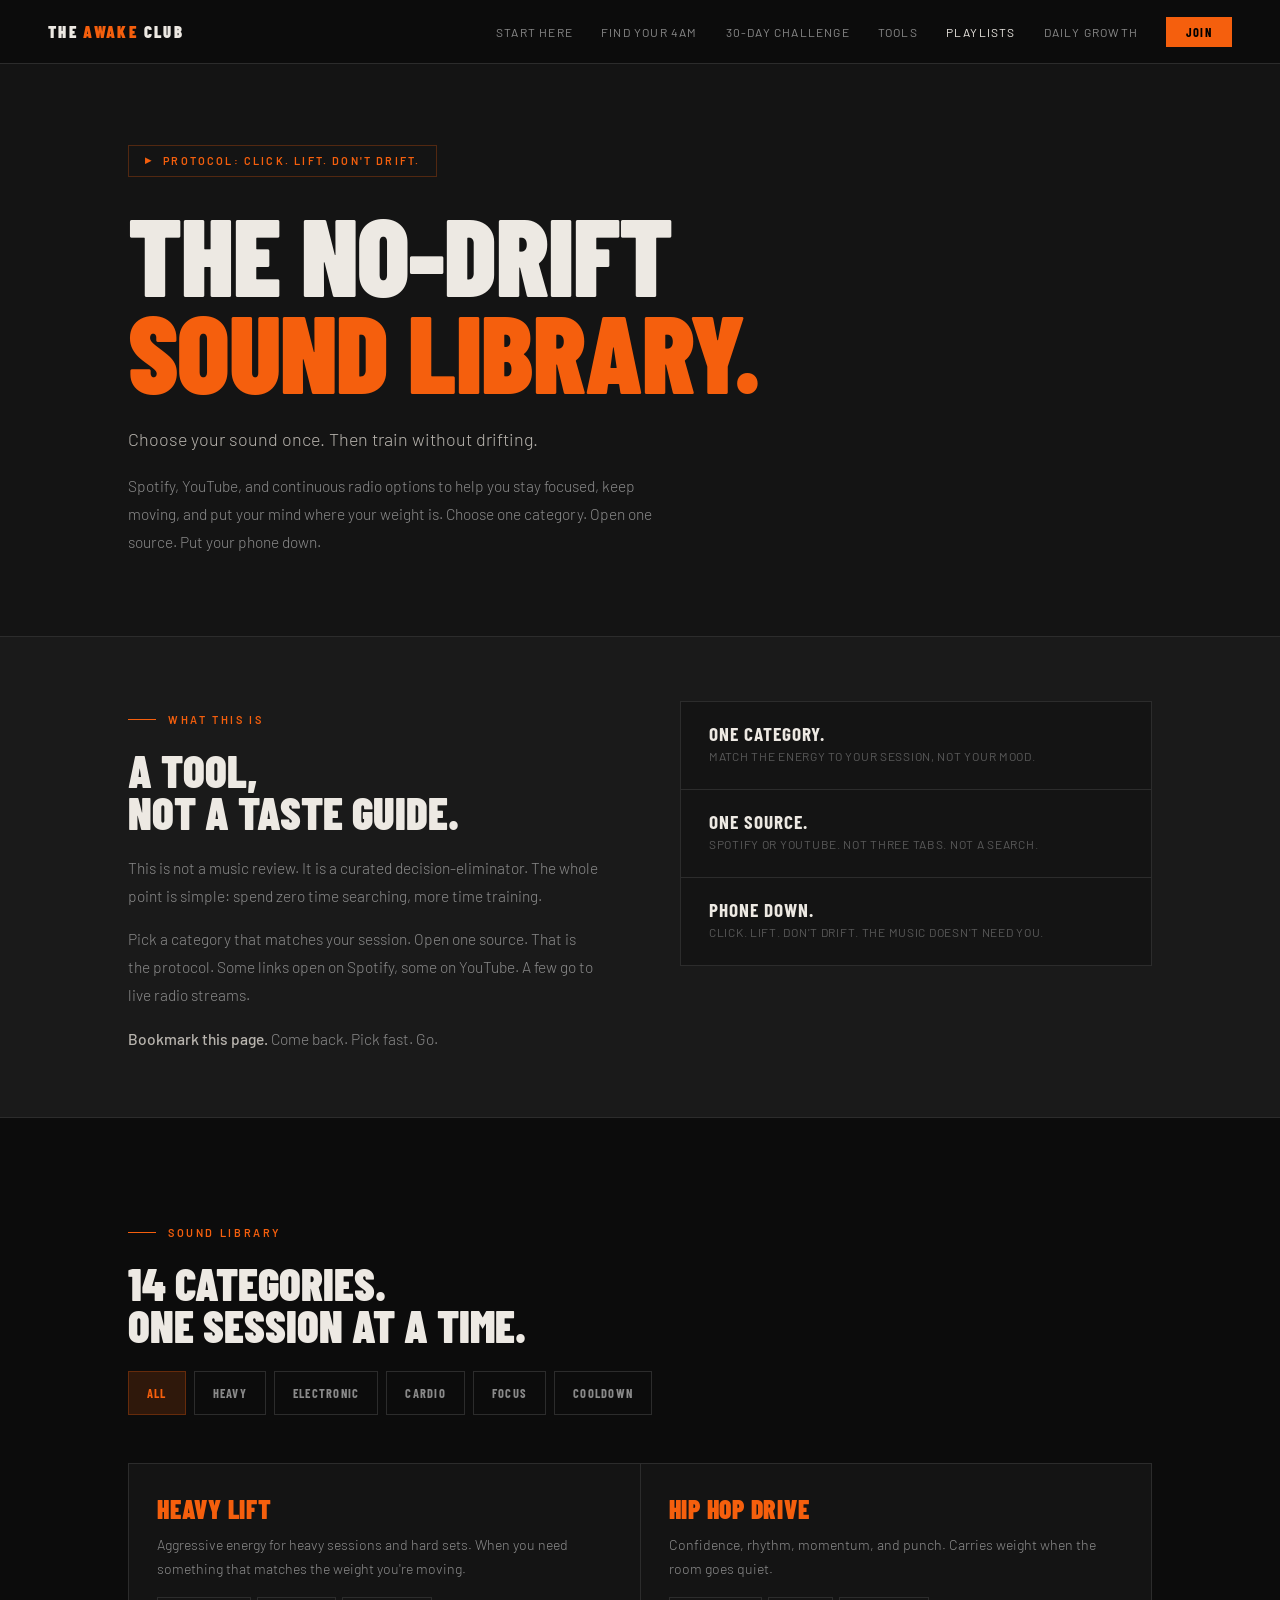
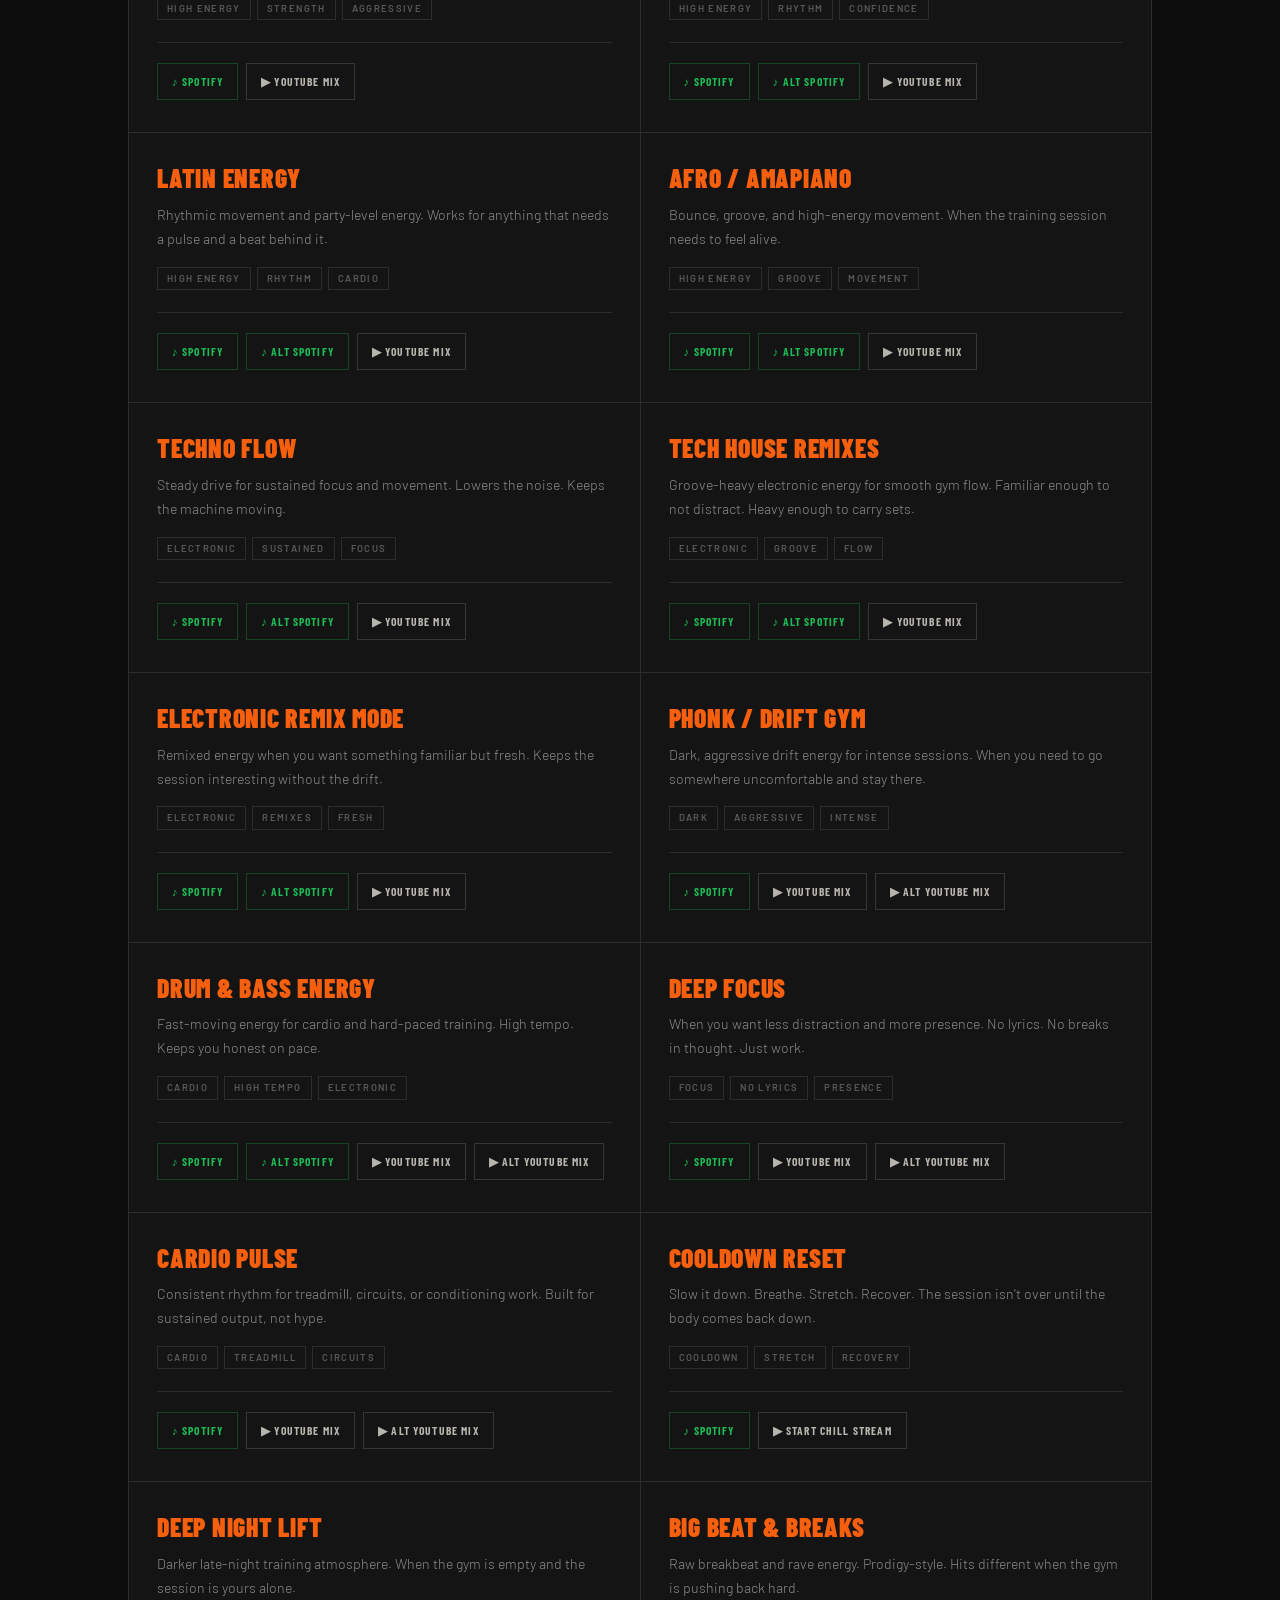
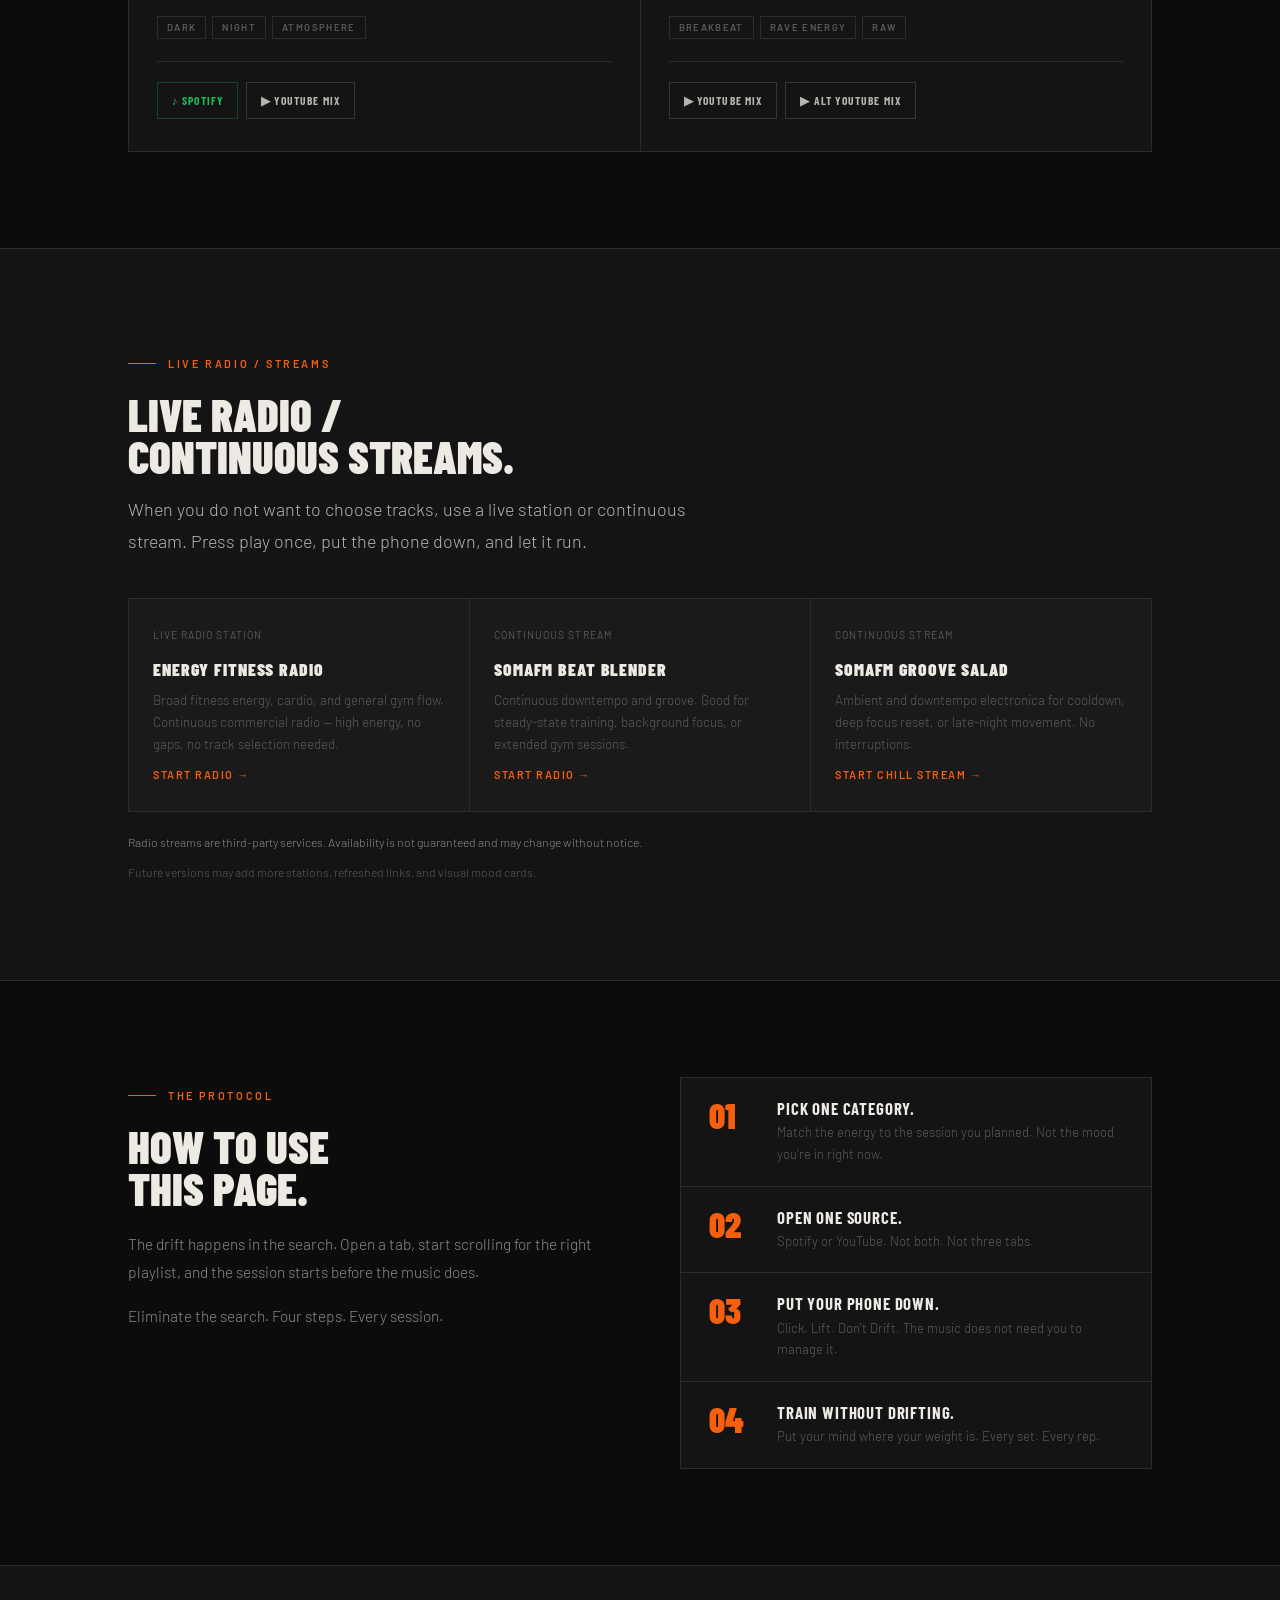
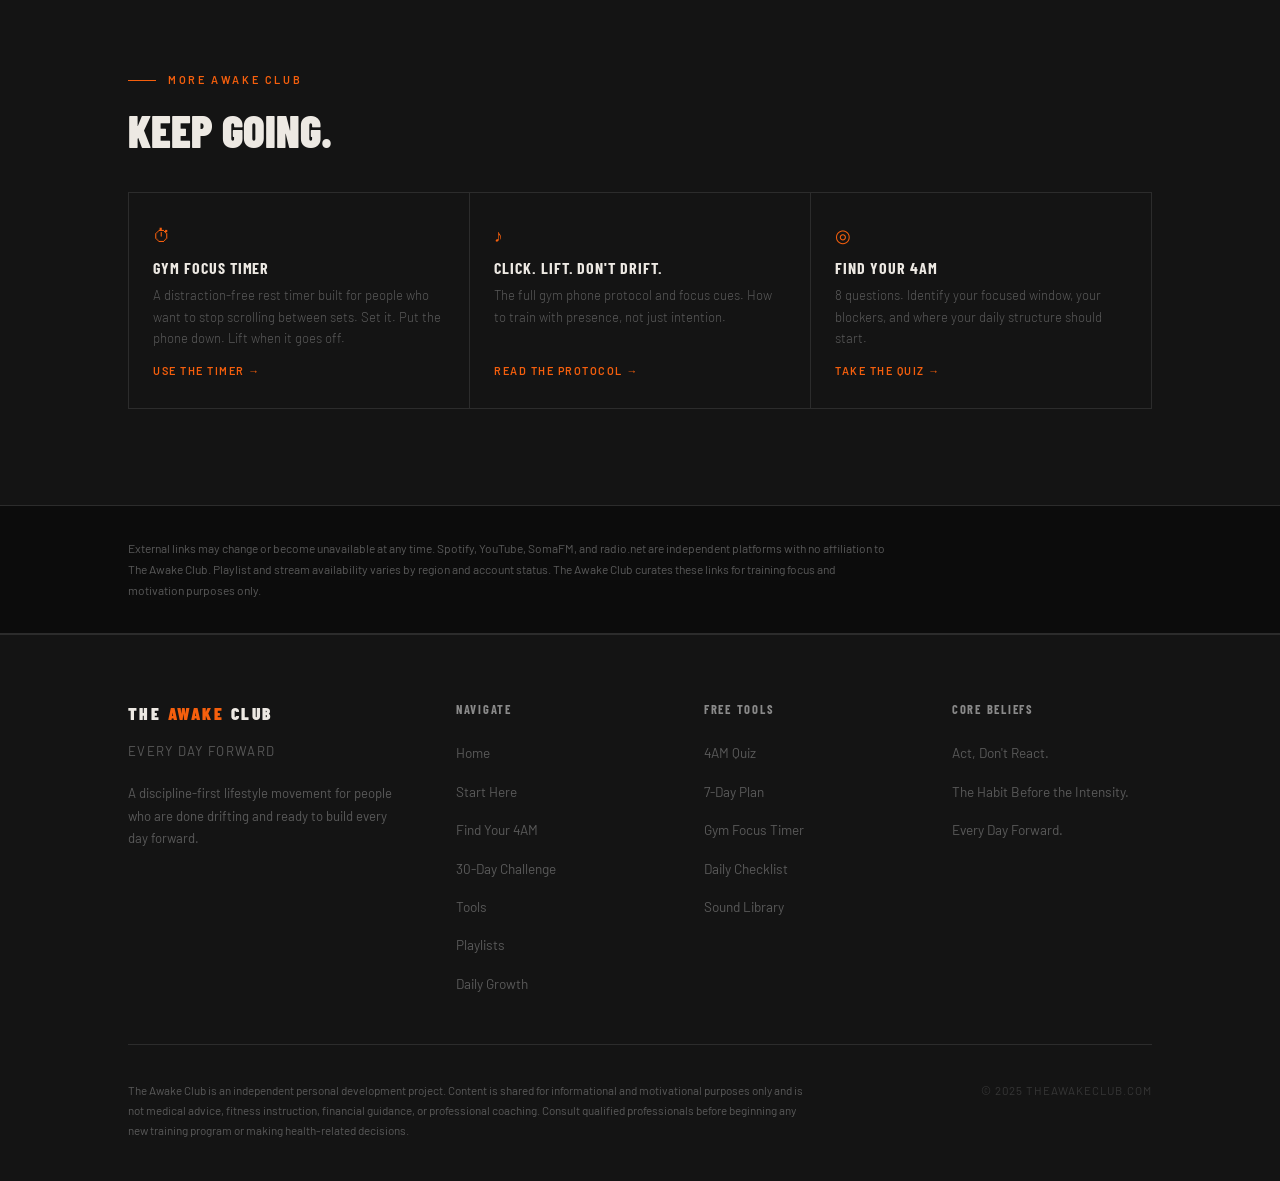
<file: playlists.html>
<!DOCTYPE html>
<html lang="en">
<head>
  <meta charset="UTF-8">
  <meta name="viewport" content="width=device-width, initial-scale=1.0">
  <title>No-Drift Sound Library — Training Playlists | The Awake Club</title>
  <meta name="description" content="The Awake Club curated training playlist library. Spotify, YouTube, and live radio for heavy lifting, cardio, focus, and cooldown. Click. Lift. Don't Drift.">
  <meta name="robots" content="index, follow">
  <link rel="canonical" href="https://theawakeclub.com/playlists.html">
  <meta property="og:type" content="website">
  <meta property="og:url" content="https://theawakeclub.com/playlists.html">
  <meta property="og:title" content="No-Drift Sound Library — The Awake Club">
  <meta property="og:description" content="Choose your sound once. Then train without drifting. Curated training playlists on Spotify, YouTube, and live radio.">
  <meta property="og:image" content="https://theawakeclub.com/assets/images/gym-real.jpg">
  <link rel="icon" type="image/svg+xml" href="favicon.svg">
  <link rel="stylesheet" href="style.css">
  <!-- playlists.html v1.0 -->
</head>
<body>

<!-- NAV -->
<nav class="site-nav" aria-label="Main navigation">
  <a href="index.html" class="nav-logo">The <span class="accent">Awake</span> Club</a>
  <ul class="nav-links" role="list">
    <li><a href="start-here.html">Start Here</a></li>
    <li><a href="find-your-4am.html">Find Your 4AM</a></li>
    <li><a href="challenge.html">30-Day Challenge</a></li>
          <li><a href="tools.html">Tools</a></li>
    <li><a href="playlists.html" class="active">Playlists</a></li>
    <li><a href="daily-growth.html">Daily Growth</a></li>
    <li><a href="index.html#community" class="nav-cta">Join</a></li>
  </ul>
  <button class="nav-toggle" aria-label="Open menu" aria-expanded="false">
    <span></span><span></span><span></span>
  </button>
</nav>
<nav class="nav-mobile" aria-label="Mobile navigation">
  <a href="start-here.html">Start Here</a>
  <a href="find-your-4am.html">Find Your 4AM</a>
  <a href="challenge.html">30-Day Challenge</a>
  <a href="tools.html">Tools</a>
  <a href="playlists.html" class="active">Playlists</a>
  <a href="daily-growth.html">Daily Growth</a>
  <a href="index.html#community">Join</a>
</nav>

<!-- ============================================================
     A. HERO
     ============================================================ -->
<section class="page-hero" style="background:var(--charcoal);" aria-labelledby="pl-hero-hed">
  <div class="container">
    <span class="protocol-badge anim-1">Protocol: Click. Lift. Don't Drift.</span>
    <h1 class="display-xl anim-2" id="pl-hero-hed" style="margin-bottom:24px;">
      The No-Drift<br><span class="accent-orange">Sound Library.</span>
    </h1>
    <p class="lead anim-3" style="max-width:560px;margin-bottom:16px;">
      Choose your sound once. Then train without drifting.
    </p>
    <p class="body-text anim-4" style="max-width:560px;">
      Spotify, YouTube, and continuous radio options to help you stay focused, keep moving, and put your mind where your weight is. Choose one category. Open one source. Put your phone down.
    </p>
  </div>
</section>

<!-- ============================================================
     B. INTRO
     ============================================================ -->
<section class="section-pad-sm" style="background:var(--dark);border-bottom:1px solid var(--rule);" aria-label="About this library">
  <div class="container">
    <div class="manifesto-grid" style="display:grid;grid-template-columns:1fr 1fr;gap:80px;align-items:start;" data-reveal>
      <div>
        <p class="section-label">What This Is</p>
        <h2 class="display-md" style="margin-bottom:20px;">A Tool,<br>Not a Taste Guide.</h2>
        <p class="body-text" style="margin-bottom:16px;">
          This is not a music review. It is a curated decision-eliminator. The whole point is simple: spend zero time searching, more time training.
        </p>
        <p class="body-text" style="margin-bottom:16px;">
          Pick a category that matches your session. Open one source. That is the protocol. Some links open on Spotify, some on YouTube. A few go to live radio streams.
        </p>
        <p class="body-text">
          <strong style="color:var(--silver);">Bookmark this page.</strong> Come back. Pick fast. Go.
        </p>
      </div>
      <div>
        <div class="principle-stack">
          <div class="principle-item">
            <span class="principle-word">One Category.</span>
            <span class="principle-desc">Match the energy to your session, not your mood.</span>
          </div>
          <div class="principle-item">
            <span class="principle-word">One Source.</span>
            <span class="principle-desc">Spotify or YouTube. Not three tabs. Not a search.</span>
          </div>
          <div class="principle-item">
            <span class="principle-word">Phone Down.</span>
            <span class="principle-desc">Click. Lift. Don't Drift. The music doesn't need you.</span>
          </div>
        </div>
      </div>
    </div>
  </div>
</section>

<!-- ============================================================
     C. SOUND LIBRARY — 14 CATEGORIES
     ============================================================ -->
<section class="section-pad" aria-labelledby="pl-cat-hed">
  <div class="container">

    <div style="margin-bottom:48px;" data-reveal>
      <p class="section-label">Sound Library</p>
      <h2 class="display-md" id="pl-cat-hed" style="margin-bottom:24px;">
        14 Categories.<br>One Session at a Time.
      </h2>

      <!-- Filter bar -->
      <div class="pl-filter-bar" role="group" aria-label="Filter by training type">
        <button class="pl-filter-tab active" data-filter="all" aria-pressed="true">All</button>
        <button class="pl-filter-tab" data-filter="heavy" aria-pressed="false">Heavy</button>
        <button class="pl-filter-tab" data-filter="electronic" aria-pressed="false">Electronic</button>
        <button class="pl-filter-tab" data-filter="cardio" aria-pressed="false">Cardio</button>
        <button class="pl-filter-tab" data-filter="focus" aria-pressed="false">Focus</button>
        <button class="pl-filter-tab" data-filter="cooldown" aria-pressed="false">Cooldown</button>
      </div>
    </div>

    <div class="playlist-grid" data-reveal data-delay="1">

      <!-- 1. Heavy Lift -->
      <div class="playlist-card" data-cat="heavy">
        <p class="playlist-cat-name">Heavy Lift</p>
        <p class="playlist-desc">Aggressive energy for heavy sessions and hard sets. When you need something that matches the weight you're moving.</p>
        <div class="playlist-tags">
          <span class="playlist-tag">High Energy</span>
          <span class="playlist-tag">Strength</span>
          <span class="playlist-tag">Aggressive</span>
        </div>
        <div class="playlist-btns">
          <a href="https://open.spotify.com/playlist/3FH4O5hhWACeBrw9zWBxRO" class="pl-btn pl-btn-spotify" target="_blank" rel="noopener noreferrer">♪ Spotify</a>
          <a href="https://www.youtube.com/watch?v=KBxc6JMG8Fs" class="pl-btn pl-btn-yt" target="_blank" rel="noopener noreferrer">▶ YouTube Mix</a>
        </div>
      </div>

      <!-- 2. Hip Hop Drive -->
      <div class="playlist-card" data-cat="heavy">
        <p class="playlist-cat-name">Hip Hop Drive</p>
        <p class="playlist-desc">Confidence, rhythm, momentum, and punch. Carries weight when the room goes quiet.</p>
        <div class="playlist-tags">
          <span class="playlist-tag">High Energy</span>
          <span class="playlist-tag">Rhythm</span>
          <span class="playlist-tag">Confidence</span>
        </div>
        <div class="playlist-btns">
          <a href="https://open.spotify.com/playlist/79rsmx6YuBRKlj07iymuFN" class="pl-btn pl-btn-spotify" target="_blank" rel="noopener noreferrer">♪ Spotify</a>
          <a href="https://open.spotify.com/playlist/4mk1o6g93vy9e9DDOaapX3" class="pl-btn pl-btn-spotify" target="_blank" rel="noopener noreferrer">♪ Alt Spotify</a>
          <a href="https://www.youtube.com/watch?v=Iid1fwy6l5s" class="pl-btn pl-btn-yt" target="_blank" rel="noopener noreferrer">▶ YouTube Mix</a>
        </div>
      </div>

      <!-- 3. Latin Energy -->
      <div class="playlist-card" data-cat="cardio">
        <p class="playlist-cat-name">Latin Energy</p>
        <p class="playlist-desc">Rhythmic movement and party-level energy. Works for anything that needs a pulse and a beat behind it.</p>
        <div class="playlist-tags">
          <span class="playlist-tag">High Energy</span>
          <span class="playlist-tag">Rhythm</span>
          <span class="playlist-tag">Cardio</span>
        </div>
        <div class="playlist-btns">
          <a href="https://open.spotify.com/playlist/37i9dQZF1DWYK2yx0OW9Kj" class="pl-btn pl-btn-spotify" target="_blank" rel="noopener noreferrer">♪ Spotify</a>
          <a href="https://open.spotify.com/playlist/2FVZpPvpqK2MH7Gg1vfKn6" class="pl-btn pl-btn-spotify" target="_blank" rel="noopener noreferrer">♪ Alt Spotify</a>
          <a href="https://www.youtube.com/watch?v=W8MXFaxIfQk" class="pl-btn pl-btn-yt" target="_blank" rel="noopener noreferrer">▶ YouTube Mix</a>
        </div>
      </div>

      <!-- 4. Afro / Amapiano -->
      <div class="playlist-card" data-cat="cardio">
        <p class="playlist-cat-name">Afro / Amapiano</p>
        <p class="playlist-desc">Bounce, groove, and high-energy movement. When the training session needs to feel alive.</p>
        <div class="playlist-tags">
          <span class="playlist-tag">High Energy</span>
          <span class="playlist-tag">Groove</span>
          <span class="playlist-tag">Movement</span>
        </div>
        <div class="playlist-btns">
          <a href="https://open.spotify.com/playlist/7awzX4Gp3WSk55ubu3h3cr" class="pl-btn pl-btn-spotify" target="_blank" rel="noopener noreferrer">♪ Spotify</a>
          <a href="https://open.spotify.com/playlist/1iDxZluhExn3vLK1GDJFlO" class="pl-btn pl-btn-spotify" target="_blank" rel="noopener noreferrer">♪ Alt Spotify</a>
          <a href="https://www.youtube.com/watch?v=C_LelQzQ7bo" class="pl-btn pl-btn-yt" target="_blank" rel="noopener noreferrer">▶ YouTube Mix</a>
        </div>
      </div>

      <!-- 5. Techno Flow -->
      <div class="playlist-card" data-cat="electronic">
        <p class="playlist-cat-name">Techno Flow</p>
        <p class="playlist-desc">Steady drive for sustained focus and movement. Lowers the noise. Keeps the machine moving.</p>
        <div class="playlist-tags">
          <span class="playlist-tag">Electronic</span>
          <span class="playlist-tag">Sustained</span>
          <span class="playlist-tag">Focus</span>
        </div>
        <div class="playlist-btns">
          <a href="https://open.spotify.com/playlist/37i9dQZF1DX36TRAnIL92N" class="pl-btn pl-btn-spotify" target="_blank" rel="noopener noreferrer">♪ Spotify</a>
          <a href="https://open.spotify.com/playlist/6qu4KSCGx6vIAiz7dVdP73" class="pl-btn pl-btn-spotify" target="_blank" rel="noopener noreferrer">♪ Alt Spotify</a>
          <a href="https://www.youtube.com/watch?v=fVtoOGGvvOE" class="pl-btn pl-btn-yt" target="_blank" rel="noopener noreferrer">▶ YouTube Mix</a>
        </div>
      </div>

      <!-- 6. Tech House Remixes -->
      <div class="playlist-card" data-cat="electronic">
        <p class="playlist-cat-name">Tech House Remixes</p>
        <p class="playlist-desc">Groove-heavy electronic energy for smooth gym flow. Familiar enough to not distract. Heavy enough to carry sets.</p>
        <div class="playlist-tags">
          <span class="playlist-tag">Electronic</span>
          <span class="playlist-tag">Groove</span>
          <span class="playlist-tag">Flow</span>
        </div>
        <div class="playlist-btns">
          <a href="https://open.spotify.com/playlist/45SjbZR11Ip9GEZQ9MXsR0" class="pl-btn pl-btn-spotify" target="_blank" rel="noopener noreferrer">♪ Spotify</a>
          <a href="https://open.spotify.com/playlist/34ZdslKNiBvujLeFVAIbVj" class="pl-btn pl-btn-spotify" target="_blank" rel="noopener noreferrer">♪ Alt Spotify</a>
          <a href="https://www.youtube.com/watch?v=HCQXg42NHE4" class="pl-btn pl-btn-yt" target="_blank" rel="noopener noreferrer">▶ YouTube Mix</a>
        </div>
      </div>

      <!-- 7. Electronic Remix Mode -->
      <div class="playlist-card" data-cat="electronic">
        <p class="playlist-cat-name">Electronic Remix Mode</p>
        <p class="playlist-desc">Remixed energy when you want something familiar but fresh. Keeps the session interesting without the drift.</p>
        <div class="playlist-tags">
          <span class="playlist-tag">Electronic</span>
          <span class="playlist-tag">Remixes</span>
          <span class="playlist-tag">Fresh</span>
        </div>
        <div class="playlist-btns">
          <a href="https://open.spotify.com/playlist/2XSk8Qvu6aw6B1f5zyMdUJ" class="pl-btn pl-btn-spotify" target="_blank" rel="noopener noreferrer">♪ Spotify</a>
          <a href="https://open.spotify.com/playlist/1h3UACACM9GM9ju7ifeQpf" class="pl-btn pl-btn-spotify" target="_blank" rel="noopener noreferrer">♪ Alt Spotify</a>
          <a href="https://www.youtube.com/watch?v=EUlDo7g2UbY" class="pl-btn pl-btn-yt" target="_blank" rel="noopener noreferrer">▶ YouTube Mix</a>
        </div>
      </div>

      <!-- 8. Phonk / Drift Gym -->
      <div class="playlist-card" data-cat="heavy">
        <p class="playlist-cat-name">Phonk / Drift Gym</p>
        <p class="playlist-desc">Dark, aggressive drift energy for intense sessions. When you need to go somewhere uncomfortable and stay there.</p>
        <div class="playlist-tags">
          <span class="playlist-tag">Dark</span>
          <span class="playlist-tag">Aggressive</span>
          <span class="playlist-tag">Intense</span>
        </div>
        <div class="playlist-btns">
          <a href="https://open.spotify.com/playlist/0xF0eHm3eguBqBvgVyQ3UB" class="pl-btn pl-btn-spotify" target="_blank" rel="noopener noreferrer">♪ Spotify</a>
          <a href="https://www.youtube.com/watch?v=mg74FZwG8uo" class="pl-btn pl-btn-yt" target="_blank" rel="noopener noreferrer">▶ YouTube Mix</a>
          <a href="https://www.youtube.com/watch?v=kSgTGuCaXgg" class="pl-btn pl-btn-yt" target="_blank" rel="noopener noreferrer">▶ Alt YouTube Mix</a>
        </div>
      </div>

      <!-- 9. Drum & Bass Energy -->
      <div class="playlist-card" data-cat="cardio">
        <p class="playlist-cat-name">Drum &amp; Bass Energy</p>
        <p class="playlist-desc">Fast-moving energy for cardio and hard-paced training. High tempo. Keeps you honest on pace.</p>
        <div class="playlist-tags">
          <span class="playlist-tag">Cardio</span>
          <span class="playlist-tag">High Tempo</span>
          <span class="playlist-tag">Electronic</span>
        </div>
        <div class="playlist-btns">
          <a href="https://open.spotify.com/playlist/74uVUKqXMhBaCAroyDWmZg" class="pl-btn pl-btn-spotify" target="_blank" rel="noopener noreferrer">♪ Spotify</a>
          <a href="https://open.spotify.com/playlist/7pfCE3AUn1Fua66xP5Aeut" class="pl-btn pl-btn-spotify" target="_blank" rel="noopener noreferrer">♪ Alt Spotify</a>
          <a href="https://www.youtube.com/watch?v=SYrjZ6voFCY" class="pl-btn pl-btn-yt" target="_blank" rel="noopener noreferrer">▶ YouTube Mix</a>
          <a href="https://www.youtube.com/playlist?list=PLAN0cOe1qP0portoDd3gVpQ8MrTUC0_Xn" class="pl-btn pl-btn-yt" target="_blank" rel="noopener noreferrer">▶ Alt YouTube Mix</a>
        </div>
      </div>

      <!-- 10. Deep Focus / No Lyrics -->
      <div class="playlist-card" data-cat="focus">
        <p class="playlist-cat-name">Deep Focus</p>
        <p class="playlist-desc">When you want less distraction and more presence. No lyrics. No breaks in thought. Just work.</p>
        <div class="playlist-tags">
          <span class="playlist-tag">Focus</span>
          <span class="playlist-tag">No Lyrics</span>
          <span class="playlist-tag">Presence</span>
        </div>
        <div class="playlist-btns">
          <a href="https://open.spotify.com/playlist/4jSmTgJDyORqXulIacZhhu" class="pl-btn pl-btn-spotify" target="_blank" rel="noopener noreferrer">♪ Spotify</a>
          <a href="https://www.youtube.com/watch?v=f-IqzYz7Itw" class="pl-btn pl-btn-yt" target="_blank" rel="noopener noreferrer">▶ YouTube Mix</a>
          <a href="https://www.youtube.com/watch?v=jgk0xtM7KN8" class="pl-btn pl-btn-yt" target="_blank" rel="noopener noreferrer">▶ Alt YouTube Mix</a>
        </div>
      </div>

      <!-- 11. Cardio Pulse -->
      <div class="playlist-card" data-cat="cardio">
        <p class="playlist-cat-name">Cardio Pulse</p>
        <p class="playlist-desc">Consistent rhythm for treadmill, circuits, or conditioning work. Built for sustained output, not hype.</p>
        <div class="playlist-tags">
          <span class="playlist-tag">Cardio</span>
          <span class="playlist-tag">Treadmill</span>
          <span class="playlist-tag">Circuits</span>
        </div>
        <div class="playlist-btns">
          <a href="https://open.spotify.com/playlist/6J9d0FIOVPONRIFDQ6lof2" class="pl-btn pl-btn-spotify" target="_blank" rel="noopener noreferrer">♪ Spotify</a>
          <a href="https://www.youtube.com/watch?v=O75hISEP2Mo" class="pl-btn pl-btn-yt" target="_blank" rel="noopener noreferrer">▶ YouTube Mix</a>
          <a href="https://www.youtube.com/watch?v=KeduWqO0-E0" class="pl-btn pl-btn-yt" target="_blank" rel="noopener noreferrer">▶ Alt YouTube Mix</a>
        </div>
      </div>

      <!-- 12. Cooldown Reset -->
      <div class="playlist-card" data-cat="cooldown">
        <p class="playlist-cat-name">Cooldown Reset</p>
        <p class="playlist-desc">Slow it down. Breathe. Stretch. Recover. The session isn't over until the body comes back down.</p>
        <div class="playlist-tags">
          <span class="playlist-tag">Cooldown</span>
          <span class="playlist-tag">Stretch</span>
          <span class="playlist-tag">Recovery</span>
        </div>
        <div class="playlist-btns">
          <a href="https://open.spotify.com/playlist/5AEVVkHTnsY4tJLVzdJr2F" class="pl-btn pl-btn-spotify" target="_blank" rel="noopener noreferrer">♪ Spotify</a>
          <a href="https://www.youtube.com/watch?v=36YnV9STBqc" class="pl-btn pl-btn-yt" target="_blank" rel="noopener noreferrer">▶ Start Chill Stream</a>
        </div>
      </div>

      <!-- 13. Deep Night Lift -->
      <div class="playlist-card" data-cat="heavy">
        <p class="playlist-cat-name">Deep Night Lift</p>
        <p class="playlist-desc">Darker late-night training atmosphere. When the gym is empty and the session is yours alone.</p>
        <div class="playlist-tags">
          <span class="playlist-tag">Dark</span>
          <span class="playlist-tag">Night</span>
          <span class="playlist-tag">Atmosphere</span>
        </div>
        <div class="playlist-btns">
          <a href="https://open.spotify.com/playlist/5VkKvetxfGKNf3BSWh5m8c" class="pl-btn pl-btn-spotify" target="_blank" rel="noopener noreferrer">♪ Spotify</a>
          <a href="https://www.youtube.com/watch?v=ZgenpIt6JJE" class="pl-btn pl-btn-yt" target="_blank" rel="noopener noreferrer">▶ YouTube Mix</a>
        </div>
      </div>

      <!-- 14. Big Beat & Breaks -->
      <div class="playlist-card" data-cat="electronic">
        <p class="playlist-cat-name">Big Beat &amp; Breaks</p>
        <p class="playlist-desc">Raw breakbeat and rave energy. Prodigy-style. Hits different when the gym is pushing back hard.</p>
        <div class="playlist-tags">
          <span class="playlist-tag">Breakbeat</span>
          <span class="playlist-tag">Rave Energy</span>
          <span class="playlist-tag">Raw</span>
        </div>
        <div class="playlist-btns">
          <a href="https://www.youtube.com/watch?v=K1WqG0jeN-g" class="pl-btn pl-btn-yt" target="_blank" rel="noopener noreferrer">▶ YouTube Mix</a>
          <a href="https://www.youtube.com/watch?v=wVA5A-F0pKU" class="pl-btn pl-btn-yt" target="_blank" rel="noopener noreferrer">▶ Alt YouTube Mix</a>
        </div>
      </div>

    </div>
  </div>
</section>

<!-- ============================================================
     D. LIVE RADIO
     ============================================================ -->
<section class="section-pad" style="background:var(--charcoal);" aria-labelledby="pl-radio-hed">
  <div class="container">
    <div style="margin-bottom:40px;" data-reveal>
      <p class="section-label">Live Radio / Streams</p>
      <h2 class="display-md" id="pl-radio-hed" style="margin-bottom:16px;">
        Live Radio /<br>Continuous Streams.
      </h2>
      <p class="lead" style="max-width:560px;">
        When you do not want to choose tracks, use a live station or continuous stream. Press play once, put the phone down, and let it run.
      </p>
    </div>

    <div class="radio-grid" data-reveal data-delay="1">

      <a href="https://www.radio.net/s/energyfitness" class="radio-card" target="_blank" rel="noopener noreferrer">
        <span style="display:block;font-size:.65rem;letter-spacing:.1em;text-transform:uppercase;color:var(--muted);margin-bottom:6px;">Live Radio Station</span>
        <span class="radio-card-name">ENERGY Fitness Radio</span>
        <p class="radio-card-desc">Broad fitness energy, cardio, and general gym flow. Continuous commercial radio — high energy, no gaps, no track selection needed.</p>
        <span class="radio-card-cta">Start Radio →</span>
      </a>

      <a href="https://somafm.com/player/#/now-playing/beatblender" class="radio-card" target="_blank" rel="noopener noreferrer">
        <span style="display:block;font-size:.65rem;letter-spacing:.1em;text-transform:uppercase;color:var(--muted);margin-bottom:6px;">Continuous Stream</span>
        <span class="radio-card-name">SomaFM Beat Blender</span>
        <p class="radio-card-desc">Continuous downtempo and groove. Good for steady-state training, background focus, or extended gym sessions.</p>
        <span class="radio-card-cta">Start Radio →</span>
      </a>

      <a href="https://somafm.com/player/#/now-playing/groovesalad" class="radio-card" target="_blank" rel="noopener noreferrer">
        <span style="display:block;font-size:.65rem;letter-spacing:.1em;text-transform:uppercase;color:var(--muted);margin-bottom:6px;">Continuous Stream</span>
        <span class="radio-card-name">SomaFM Groove Salad</span>
        <p class="radio-card-desc">Ambient and downtempo electronica for cooldown, deep focus reset, or late-night movement. No interruptions.</p>
        <span class="radio-card-cta">Start Chill Stream →</span>
      </a>

    </div>

    <p class="body-text" style="margin-top:20px;font-size:.76rem;" data-reveal data-delay="2">
      Radio streams are third-party services. Availability is not guaranteed and may change without notice.
    </p>
    <p class="body-text" style="margin-top:8px;font-size:.76rem;color:var(--muted);" data-reveal data-delay="3">
      Future versions may add more stations, refreshed links, and visual mood cards.
    </p>
  </div>
</section>

<!-- ============================================================
     E. HOW TO USE
     ============================================================ -->
<section class="section-pad" aria-labelledby="pl-how-hed">
  <div class="container">
    <div class="manifesto-grid" style="display:grid;grid-template-columns:1fr 1fr;gap:80px;align-items:start;" data-reveal>

      <div>
        <p class="section-label">The Protocol</p>
        <h2 class="display-md" id="pl-how-hed" style="margin-bottom:20px;">
          How to Use<br>This Page.
        </h2>
        <p class="body-text" style="margin-bottom:16px;">
          The drift happens in the search. Open a tab, start scrolling for the right playlist, and the session starts before the music does.
        </p>
        <p class="body-text">
          Eliminate the search. Four steps. Every session.
        </p>
      </div>

      <div>
        <div class="pl-how-list">
          <div class="pl-how-item">
            <span class="pl-how-num">01</span>
            <div>
              <p class="pl-how-text">Pick one category.</p>
              <p class="pl-how-sub">Match the energy to the session you planned. Not the mood you're in right now.</p>
            </div>
          </div>
          <div class="pl-how-item">
            <span class="pl-how-num">02</span>
            <div>
              <p class="pl-how-text">Open one source.</p>
              <p class="pl-how-sub">Spotify or YouTube. Not both. Not three tabs.</p>
            </div>
          </div>
          <div class="pl-how-item">
            <span class="pl-how-num">03</span>
            <div>
              <p class="pl-how-text">Put your phone down.</p>
              <p class="pl-how-sub">Click. Lift. Don't Drift. The music does not need you to manage it.</p>
            </div>
          </div>
          <div class="pl-how-item">
            <span class="pl-how-num">04</span>
            <div>
              <p class="pl-how-text">Train without drifting.</p>
              <p class="pl-how-sub">Put your mind where your weight is. Every set. Every rep.</p>
            </div>
          </div>
        </div>
      </div>

    </div>
  </div>
</section>

<!-- ============================================================
     F. CROSSLINKS — BACK INTO THE SITE
     ============================================================ -->
<section class="section-pad" style="background:var(--charcoal);" aria-labelledby="pl-cross-hed">
  <div class="container">
    <div style="margin-bottom:40px;" data-reveal>
      <p class="section-label">More Awake Club</p>
      <h2 class="display-md" id="pl-cross-hed" style="margin-bottom:8px;">Keep Going.</h2>
    </div>

    <div class="pl-crosslink-grid" data-reveal data-delay="1">

      <a href="tools.html#gym-timer" class="pl-crosslink-card">
        <span class="pl-crosslink-icon">⏱</span>
        <p class="pl-crosslink-name">Gym Focus Timer</p>
        <p class="pl-crosslink-desc">A distraction-free rest timer built for people who want to stop scrolling between sets. Set it. Put the phone down. Lift when it goes off.</p>
        <span class="pl-crosslink-cta">Use the Timer →</span>
      </a>

      <a href="tools.html#cld-section" class="pl-crosslink-card">
        <span class="pl-crosslink-icon">♪</span>
        <p class="pl-crosslink-name">Click. Lift. Don't Drift.</p>
        <p class="pl-crosslink-desc">The full gym phone protocol and focus cues. How to train with presence, not just intention.</p>
        <span class="pl-crosslink-cta">Read the Protocol →</span>
      </a>

      <a href="find-your-4am.html" class="pl-crosslink-card">
        <span class="pl-crosslink-icon">◎</span>
        <p class="pl-crosslink-name">Find Your 4AM</p>
        <p class="pl-crosslink-desc">8 questions. Identify your focused window, your blockers, and where your daily structure should start.</p>
        <span class="pl-crosslink-cta">Take the Quiz →</span>
      </a>

    </div>
  </div>
</section>

<!-- ============================================================
     G. DISCLAIMER
     ============================================================ -->
<section style="padding:32px 0;border-bottom:1px solid var(--rule);" aria-label="Disclaimer">
  <div class="container">
    <p style="font-size:.75rem;color:var(--muted);line-height:1.75;max-width:760px;">
      External links may change or become unavailable at any time. Spotify, YouTube, SomaFM, and radio.net are independent platforms with no affiliation to The Awake Club. Playlist and stream availability varies by region and account status. The Awake Club curates these links for training focus and motivation purposes only.
    </p>
  </div>
</section>

<!-- FOOTER -->
<footer class="site-footer" role="contentinfo">
  <div class="container">
    <div class="footer-grid">
      <div class="footer-brand">
        <a href="index.html" class="nav-logo">The <span class="accent">Awake</span> Club</a>
        <p class="footer-tagline">Every Day Forward</p>
        <p>A discipline-first lifestyle movement for people who are done drifting and ready to build every day forward.</p>
      </div>
      <div class="footer-col">
        <h4>Navigate</h4>
        <ul>
          <li><a href="index.html">Home</a></li>
          <li><a href="start-here.html">Start Here</a></li>
          <li><a href="find-your-4am.html">Find Your 4AM</a></li>
          <li><a href="challenge.html">30-Day Challenge</a></li>
          <li><a href="tools.html">Tools</a></li>
          <li><a href="playlists.html">Playlists</a></li>
          <li><a href="daily-growth.html">Daily Growth</a></li>
        </ul>
      </div>
      <div class="footer-col">
        <h4>Free Tools</h4>
        <ul>
          <li><a href="find-your-4am.html#quiz">4AM Quiz</a></li>
          <li><a href="tools.html#starter-plan">7-Day Plan</a></li>
          <li><a href="tools.html#gym-timer">Gym Focus Timer</a></li>
          <li><a href="tools.html#daily-checklist">Daily Checklist</a></li>
          <li><a href="playlists.html">Sound Library</a></li>
        </ul>
      </div>
      <div class="footer-col">
        <h4>Core Beliefs</h4>
        <ul>
          <li><a href="start-here.html">Act, Don't React.</a></li>
          <li><a href="start-here.html">The Habit Before the Intensity.</a></li>
          <li><a href="start-here.html">Every Day Forward.</a></li>
        </ul>
      </div>
    </div>
    <div class="footer-bottom">
      <p class="footer-disclaimer">
        The Awake Club is an independent personal development project. Content is shared for informational and motivational purposes only and is not medical advice, fitness instruction, financial guidance, or professional coaching. Consult qualified professionals before beginning any new training program or making health-related decisions.
      </p>
      <p class="footer-copy">© 2025 theawakeclub.com</p>
    </div>
  </div>
</footer>

<script src="script.js"></script>
<script>
/* ---- PLAYLIST FILTER (page-specific) ---- */
(function () {
  var tabs  = document.querySelectorAll('.pl-filter-tab');
  var cards = document.querySelectorAll('.playlist-card[data-cat]');
  if (!tabs.length || !cards.length) return;

  tabs.forEach(function (tab) {
    tab.addEventListener('click', function () {
      tabs.forEach(function (t) {
        t.classList.remove('active');
        t.setAttribute('aria-pressed', 'false');
      });
      tab.classList.add('active');
      tab.setAttribute('aria-pressed', 'true');
      var filter = tab.dataset.filter;
      cards.forEach(function (card) {
        card.style.display = (filter === 'all' || card.dataset.cat === filter) ? '' : 'none';
      });
    });
  });
})();
</script>
</body>
</html>
</file>
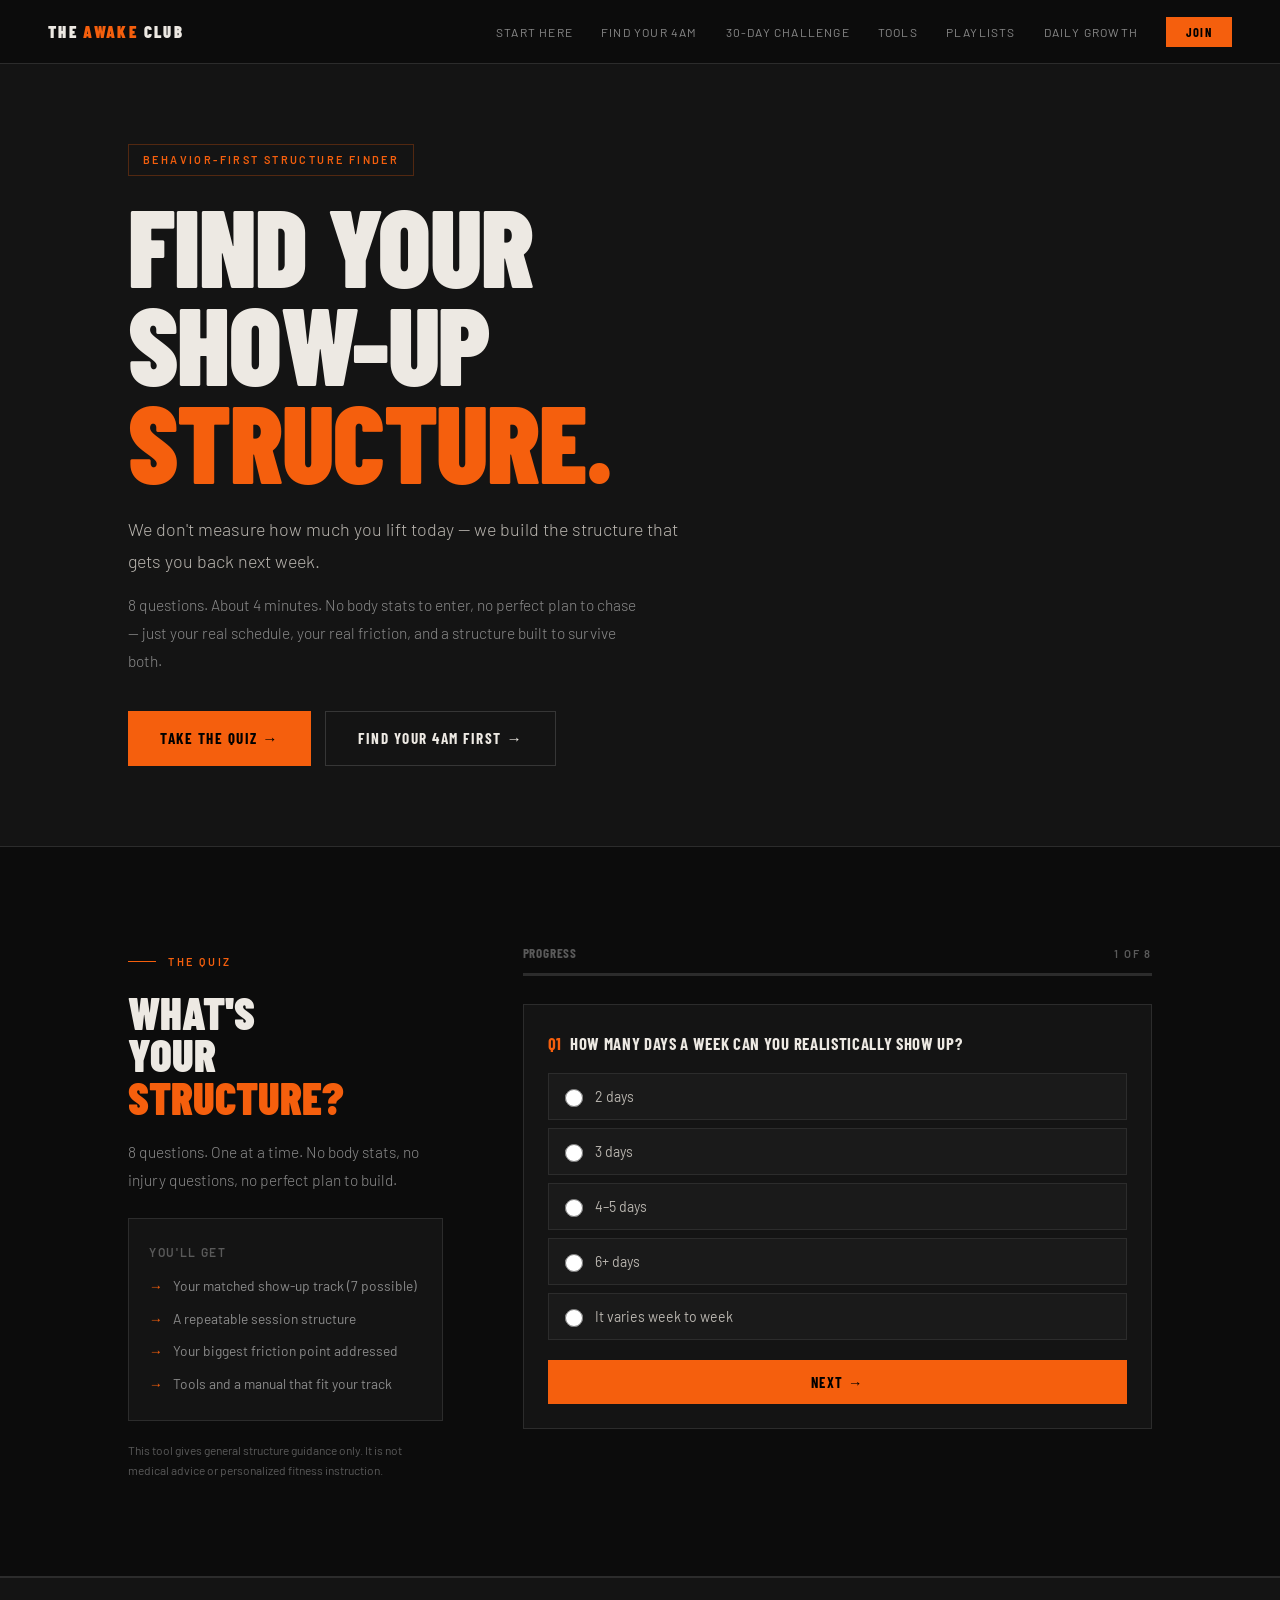
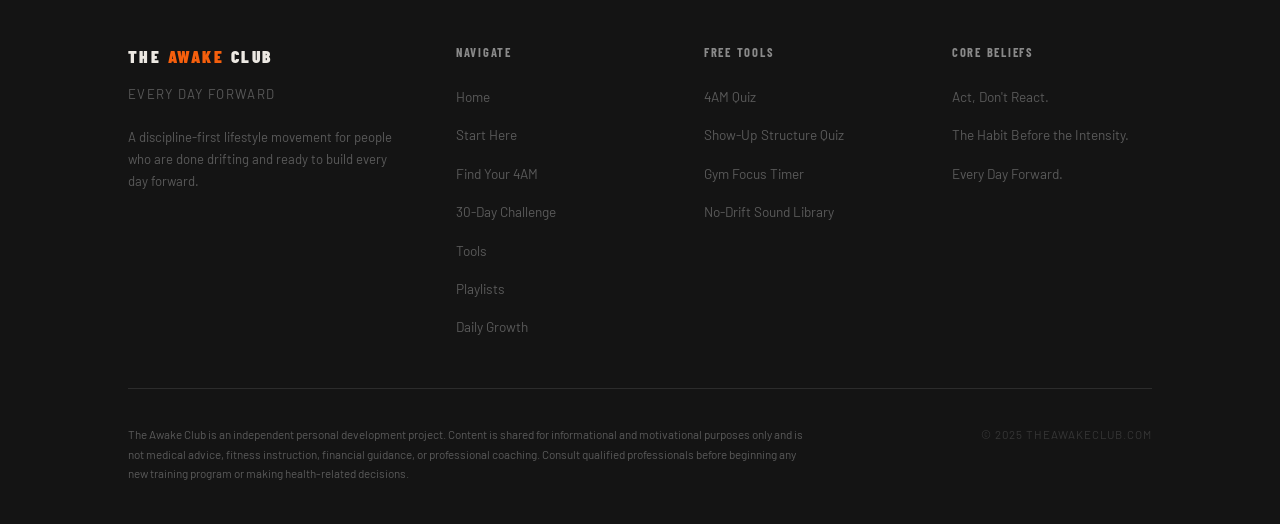
<file: show-up-structure.html>
<!DOCTYPE html>
<html lang="en">
<head>
  <meta charset="UTF-8">
  <meta name="viewport" content="width=device-width, initial-scale=1.0">
  <title>Find Your Show-Up Structure — The Awake Club</title>
  <meta name="description" content="8 behavior-first questions. Find the repeatable training structure that fits your real schedule, friction, and attention. No body stats. No perfect plan to chase.">
  <meta name="robots" content="index, follow">
  <link rel="canonical" href="https://theawakeclub.com/show-up-structure.html">
  <meta property="og:type" content="website">
  <meta property="og:url" content="https://theawakeclub.com/show-up-structure.html">
  <meta property="og:title" content="Find Your Show-Up Structure — The Awake Club">
  <meta property="og:description" content="We don't measure how much you lift today — we build the structure that gets you back next week.">
  <link rel="icon" type="image/svg+xml" href="favicon.svg">
  <link rel="stylesheet" href="style.css">
</head>
<body>

<!-- NAV -->
<nav class="site-nav" aria-label="Main navigation">
  <a href="index.html" class="nav-logo">The <span class="accent">Awake</span> Club</a>
  <ul class="nav-links" role="list">
    <li><a href="start-here.html">Start Here</a></li>
    <li><a href="find-your-4am.html">Find Your 4AM</a></li>
    <li><a href="challenge.html">30-Day Challenge</a></li>
          <li><a href="tools.html">Tools</a></li>
    <li><a href="playlists.html">Playlists</a></li>
    <li><a href="daily-growth.html">Daily Growth</a></li>
    <li><a href="index.html#community" class="nav-cta">Join</a></li>
  </ul>
  <button class="nav-toggle" aria-label="Open menu" aria-expanded="false">
    <span></span><span></span><span></span>
  </button>
</nav>
<nav class="nav-mobile" aria-label="Mobile navigation">
  <a href="start-here.html">Start Here</a>
  <a href="find-your-4am.html">Find Your 4AM</a>
  <a href="challenge.html">30-Day Challenge</a>
  <a href="tools.html">Tools</a>
  <a href="playlists.html">Playlists</a>
  <a href="daily-growth.html">Daily Growth</a>
  <a href="index.html#community">Join</a>
</nav>

<!-- HERO -->
<section class="page-hero" style="background:var(--charcoal);" aria-labelledby="sus-hero-hed">
  <div class="container">
    <p class="eyebrow anim-1" style="margin-bottom:20px;display:inline-flex;align-items:center;gap:8px;border:1px solid var(--orange-border);padding:6px 14px;">BEHAVIOR-FIRST STRUCTURE FINDER</p>
    <h1 class="display-xl anim-2" style="margin:0 0 24px;">
      Find Your<br>Show-Up<br><span class="accent-orange">Structure.</span>
    </h1>
    <p class="lead anim-3" style="max-width:560px;margin-bottom:14px;">
      We don't measure how much you lift today — we build the structure that gets you back next week.
    </p>
    <p class="body-text anim-3" style="max-width:520px;margin-bottom:36px;">
      8 questions. About 4 minutes. No body stats to enter, no perfect plan to chase — just your real schedule, your real friction, and a structure built to survive both.
    </p>
    <div class="anim-4" style="display:flex;gap:14px;flex-wrap:wrap;">
      <a href="#sus-quiz" class="btn btn-primary">Take the Quiz →</a>
      <a href="find-your-4am.html" class="btn btn-ghost">Find Your 4AM First →</a>
    </div>
  </div>
</section>

<!-- QUIZ SECTION -->
<section class="section-pad" id="sus-quiz" aria-labelledby="sus-quiz-hed">
  <div class="container">

    <div class="sus-quiz-layout">

      <!-- Left: intro -->
      <div class="sus-quiz-intro" data-reveal>
        <p class="section-label">The Quiz</p>
        <h2 class="display-md" id="sus-quiz-hed" style="margin-bottom:20px;">
          What's<br>Your<br><span class="accent-orange">Structure?</span>
        </h2>
        <p class="body-text" style="margin-bottom:24px;">
          8 questions. One at a time. No body stats, no injury questions, no perfect plan to build.
        </p>
        <div style="background:var(--charcoal);border:1px solid var(--rule);padding:24px 20px;margin-bottom:20px;">
          <p style="font-size:.75rem;font-weight:600;letter-spacing:.14em;text-transform:uppercase;color:var(--muted);margin-bottom:12px;">You'll get</p>
          <ul style="display:flex;flex-direction:column;gap:10px;">
            <li style="display:flex;gap:10px;align-items:flex-start;font-size:.86rem;color:var(--steel);"><span style="color:var(--orange);">→</span>Your matched show-up track (7 possible)</li>
            <li style="display:flex;gap:10px;align-items:flex-start;font-size:.86rem;color:var(--steel);"><span style="color:var(--orange);">→</span>A repeatable session structure</li>
            <li style="display:flex;gap:10px;align-items:flex-start;font-size:.86rem;color:var(--steel);"><span style="color:var(--orange);">→</span>Your biggest friction point addressed</li>
            <li style="display:flex;gap:10px;align-items:flex-start;font-size:.86rem;color:var(--steel);"><span style="color:var(--orange);">→</span>Tools and a manual that fit your track</li>
          </ul>
        </div>
        <p style="font-size:.75rem;color:var(--muted);line-height:1.65;">
          This tool gives general structure guidance only. It is not medical advice or personalized fitness instruction.
        </p>
      </div>

      <!-- Right: quiz -->
      <div class="sus-quiz-right" data-reveal data-delay="1">

        <!-- Progress bar -->
        <div class="quiz-progress-wrap">
          <div class="quiz-progress-label">
            <span style="font-family:var(--font-display);font-weight:700;font-size:.82rem;letter-spacing:.06em;text-transform:uppercase;">Progress</span>
            <span id="sus-progress-text" aria-live="polite">1 of 8</span>
          </div>
          <div class="quiz-progress-bar" role="progressbar" aria-valuemin="0" aria-valuemax="100" aria-valuenow="0" aria-label="Quiz progress">
            <div class="quiz-progress-fill" id="sus-progress-fill"></div>
          </div>
        </div>

        <!-- Questions rendered by JS -->
        <div id="sus-questions" aria-label="Find Your Show-Up Structure Quiz"></div>

        <!-- Result rendered by JS -->
        <div id="sus-result" style="display:none;" aria-live="polite"></div>

      </div>

    </div><!-- end sus-quiz-layout -->
  </div>
</section>

<!-- FOOTER -->
<footer class="site-footer" role="contentinfo">
  <div class="container">
    <div class="footer-grid">
      <div class="footer-brand">
        <a href="index.html" class="nav-logo">The <span class="accent">Awake</span> Club</a>
        <p class="footer-tagline">Every Day Forward</p>
        <p>A discipline-first lifestyle movement for people who are done drifting and ready to build every day forward.</p>
      </div>
      <div class="footer-col">
        <h4>Navigate</h4>
        <ul>
          <li><a href="index.html">Home</a></li>
          <li><a href="start-here.html">Start Here</a></li>
          <li><a href="find-your-4am.html">Find Your 4AM</a></li>
          <li><a href="challenge.html">30-Day Challenge</a></li>
          <li><a href="tools.html">Tools</a></li>
          <li><a href="playlists.html">Playlists</a></li>
          <li><a href="daily-growth.html">Daily Growth</a></li>
        </ul>
      </div>
      <div class="footer-col">
        <h4>Free Tools</h4>
        <ul>
          <li><a href="find-your-4am.html#quiz">4AM Quiz</a></li>
          <li><a href="show-up-structure.html">Show-Up Structure Quiz</a></li>
          <li><a href="tools.html#gym-timer">Gym Focus Timer</a></li>
          <li><a href="playlists.html">No-Drift Sound Library</a></li>
        </ul>
      </div>
      <div class="footer-col">
        <h4>Core Beliefs</h4>
        <ul>
          <li><a href="start-here.html">Act, Don't React.</a></li>
          <li><a href="start-here.html">The Habit Before the Intensity.</a></li>
          <li><a href="start-here.html">Every Day Forward.</a></li>
        </ul>
      </div>
    </div>
    <div class="footer-bottom">
      <p class="footer-disclaimer">
        The Awake Club is an independent personal development project. Content is shared for informational and motivational purposes only and is not medical advice, fitness instruction, financial guidance, or professional coaching. Consult qualified professionals before beginning any new training program or making health-related decisions.
      </p>
      <p class="footer-copy">© 2025 theawakeclub.com</p>
    </div>
  </div>
</footer>

<script src="script.js"></script>
<script>
/* ====================================================
   FIND YOUR SHOW-UP STRUCTURE — self-contained quiz
   ==================================================== */
(function () {
  'use strict';

  var TRACK_PRIORITY = ['MIN','WLK','RET','FBS','FLX','SPL','PRO'];

  var QUESTIONS = [
    {
      id: 'q1',
      num: 1,
      text: 'How many days a week can you realistically show up?',
      answers: [
        { label: '2 days',                     scores: { MIN:3, WLK:1 } },
        { label: '3 days',                     scores: { FBS:3, RET:1 } },
        { label: '4–5 days',              scores: { SPL:3, PRO:1 } },
        { label: '6+ days',                    scores: { PRO:2, SPL:1 } },
        { label: 'It varies week to week',     scores: { FLX:3 } }
      ]
    },
    {
      id: 'q2',
      num: 2,
      text: 'How long is a realistic session for you right now?',
      answers: [
        { label: '15–20 minutes',         scores: { MIN:3, WLK:1 } },
        { label: '30 minutes',                 scores: { FBS:2, RET:2 } },
        { label: '45–60 minutes',         scores: { SPL:3, PRO:1 } },
        { label: 'More time than that',        scores: { SPL:2, PRO:2 } },
        { label: 'It depends on the day',      scores: { FLX:3 } }
      ]
    },
    {
      id: 'q3',
      num: 3,
      text: 'Where will most of your training happen?',
      answers: [
        { label: 'Full gym',                          scores: { SPL:2, PRO:2 } },
        { label: 'Home, minimal equipment',           scores: { FBS:2, MIN:1 } },
        { label: 'Home, no equipment',                scores: { MIN:2, WLK:1 } },
        { label: 'Outdoors / walking-based',          scores: { WLK:3 } },
        { label: 'Mixed — wherever I am that day', scores: { FLX:3 } }
      ]
    },
    {
      id: 'q4',
      num: 4,
      store: 'biggestFriction',
      text: 'What gets in the way most often?',
      answers: [
        { label: "I don’t know what to do when I get there",  scores: { FBS:2, MIN:2 } },
        { label: 'My phone pulls my attention before or during',   scores: { PRO:3 } },
        { label: 'I lose the habit within a week or two',          scores: { MIN:2, RET:1 } },
        { label: "I don’t have the energy to start",          scores: { MIN:3 } },
        { label: 'I overcommit and burn out fast',                 scores: { RET:2, MIN:1 } }
      ]
    },
    {
      id: 'q5',
      num: 5,
      text: 'Where are you with structured training right now?',
      answers: [
        { label: 'New to this — starting from honest zero',              scores: { MIN:3 } },
        { label: 'Returning after a long break',                             scores: { RET:3 } },
        { label: "Inconsistent — I’ve done it before, on and off", scores: { FBS:2, RET:1 } },
        { label: 'Consistent already — I want to protect what I have',  scores: { PRO:3 } },
        { label: 'Experienced, just want a simple wrapper around it',        scores: { PRO:2, SPL:1 } }
      ]
    },
    {
      id: 'q6',
      num: 6,
      text: 'What feels more sustainable to you?',
      answers: [
        { label: 'Same simple session, repeated',                      scores: { FBS:3, MIN:1 } },
        { label: 'Some variety, but still simple',                     scores: { FBS:2, FLX:1 } },
        { label: 'A clear weekly split — different focus each day', scores: { SPL:3 } },
        { label: 'Mostly walking/cardio-based movement',               scores: { WLK:3 } },
        { label: "I’m not sure — tell me what’s simplest", scores: { MIN:2, FBS:1 } }
      ]
    },
    {
      id: 'q7',
      num: 7,
      store: 'primaryNeed',
      text: 'If this only fixed one thing, what should it fix?',
      answers: [
        { label: 'Helping me know what to do without thinking',        scores: { FBS:3, MIN:1 } },
        { label: 'Helping me stop getting distracted mid-session',     scores: { PRO:3 } },
        { label: 'Helping me actually show up consistently',           scores: { MIN:2, RET:2 } },
        { label: 'Helping me ease back in without overdoing it',       scores: { RET:3 } },
        { label: 'Helping me protect a routine I already have',        scores: { PRO:3 } }
      ]
    },
    {
      id: 'q8',
      num: 8,
      text: 'Which sounds most like you?',
      answers: [
        { label: 'I do better with a fixed schedule',                             scores: { SPL:2, FBS:1 } },
        { label: 'I do better with flexible “any day works” structure', scores: { FLX:3 } },
        { label: "I need the bar low enough that I can’t talk myself out of it", scores: { MIN:3 } },
        { label: 'I want structure but with room to adjust',                      scores: { FLX:2, RET:1 } },
        { label: 'I want the simplest possible version, no decisions',            scores: { MIN:2, FBS:2 } }
      ]
    }
  ];

  var RESULTS = {
    MIN: {
      title:            'The Minimum Viable Track',
      identity:         "You don’t need more structure. You need a floor low enough that you actually use it.",
      who:              'High friction, low energy, honest beginners, or anyone where the real risk is not starting at all.',
      stats:            { days: '2 days', session: '15–20 min', setting: 'Any setting' },
      frictionExplanation: 'This track lowers the bar on purpose. The goal is not to prove intensity. The goal is to remove the first excuse and create a repeatable floor.',
      wrapper: {
        claim:   'Get dressed. That is the whole Claim.',
        prime:   'Move for 5 minutes. Walk, stretch, or start with the easiest movement available.',
        build:   'Do one simple movement block for 10–15 minutes. Keep the effort comfortable and controlled.',
        reflect: 'Did you show up? That is the only question that matters this week.'
      },
      soundCTA: 'Open Deep Focus Sounds',            soundLink: 'playlists.html',
      timerCTA: 'Use a Simple 60-Second Rest Cue',  timerLink: 'tools.html',
      manualName: 'Dress Up. Show Up.',
      manualCTA: 'Open the Starter Manual',          manualLink: 'start-here.html',
      focusCue: 'One Step Still Counts.'
    },
    RET: {
      title:            'The Return Track',
      identity:         "You’re not starting over. You’re picking back up.",
      who:              'Returning after a break, rebuilding momentum, or prone to overcommitting and burning out fast.',
      stats:            { days: '3 days', session: '30 min', setting: 'Gym or home' },
      frictionExplanation: 'This track protects you from the classic comeback mistake: trying to punish the past instead of rebuilding the rhythm.',
      wrapper: {
        claim:   'Decide the night before. No morning negotiating.',
        prime:   'Start easier than you think you need. The first five minutes should feel almost too easy.',
        build:   'Complete one simple session. Resist the urge to make up for lost time.',
        reflect: 'What felt sustainable? Keep that. Drop what did not.'
      },
      soundCTA: 'Open Cooldown Reset Sounds',        soundLink: 'playlists.html',
      timerCTA: 'Use Timer for Controlled Rest',     timerLink: 'tools.html',
      manualName: 'The 7-Day Every Day Forward Starter Plan',
      manualCTA: 'Open the 7-Day Starter Plan',      manualLink: 'start-here.html',
      focusCue: 'The Habit Before the Intensity.'
    },
    FBS: {
      title:            'The Full-Body Simple Track',
      identity:         'One session. Repeated. No decisions required.',
      who:              'People who want zero thinking involved: same structure, same rhythm, same repeatable week.',
      stats:            { days: '3 days', session: '30–45 min', setting: 'Gym or simple setup' },
      frictionExplanation: 'This track solves the “I don’t know what to do when I get there” problem by removing variety as the first priority. Familiarity is the point.',
      wrapper: {
        claim:   'Same time, same days. Let the schedule become the decision-maker.',
        prime:   'Use the same opening routine every session. Familiarity lowers resistance.',
        build:   'Use the same broad full-body structure each time: push, pull, legs, movement. Keep it controlled.',
        reflect: 'Did the repetition feel easier this week? That is the signal the structure is working.'
      },
      soundCTA: 'Open Heavy Lift Sounds',            soundLink: 'playlists.html',
      timerCTA: 'Use Fixed Rest Intervals',          timerLink: 'tools.html',
      manualName: 'Put Your Mind Where Your Weight Is',
      manualCTA: 'Open the Focus Manual',            manualLink: 'start-here.html',
      focusCue: 'Put Your Mind Where Your Weight Is.'
    },
    SPL: {
      title:            'The Split Structure Track',
      identity:         'You have the time and the consistency. Now give the week some shape.',
      who:              'People with 4–5+ available days, more training experience, and a desire for a fixed weekly structure.',
      stats:            { days: '4–5 days', session: '45–60 min', setting: 'Full gym' },
      frictionExplanation: 'This track is for people who already have enough consistency to handle more weekly shape. The goal is structure, not complexity.',
      wrapper: {
        claim:   'Know which day is up before you walk in.',
        prime:   "Warm up toward the day’s general focus. Do not wander into random work.",
        build:   "Stay inside the day’s lane. Full attention, no drifting between areas.",
        reflect: 'Which day felt strongest this week? Which day needs protecting next week?'
      },
      soundCTA: 'Open Techno Flow Sounds',           soundLink: 'playlists.html',
      timerCTA: 'Use Timer to Protect Rest',         timerLink: 'tools.html',
      manualName: 'Click. Lift. Don’t Drift.',
      manualCTA: 'Open the No-Drift Manual',         manualLink: 'start-here.html',
      focusCue: 'Click. Lift. Don’t Drift.'
    },
    WLK: {
      title:            'The Walking/Cardio Track',
      identity:         'Movement does not need a gym membership. It needs a habit.',
      who:              'Outdoor preference, walking-based movement, minimal equipment, cardio-first users, or anyone who needs a low-friction entry point.',
      stats:            { days: 'Flexible', session: '20–40 min', setting: 'Outdoor / cardio' },
      frictionExplanation: 'This track removes the equipment problem. Your win condition is claiming the movement window before the day takes it from you.',
      wrapper: {
        claim:   'Pick the window before the day fills up around you.',
        prime:   'Just start moving. The warm-up is the first five minutes.',
        build:   'Keep moving for the time you set. Pace is yours to choose.',
        reflect: 'Did you claim the window, or did the day take it first?'
      },
      soundCTA: 'Open Cardio Pulse Sounds',          soundLink: 'playlists.html',
      timerCTA: 'Use Timer for Pace Blocks',         timerLink: 'tools.html',
      manualName: 'The 7-Day Every Day Forward Starter Plan',
      manualCTA: 'Open the 7-Day Starter Plan',      manualLink: 'start-here.html',
      focusCue: 'Act, Don’t React.'
    },
    PRO: {
      title:            'The Protect-What-You-Have Track',
      identity:         'You do not need a new routine. You need to protect the one you already built.',
      who:              'Already consistent users whose main problem is phone drift, attention drift, or losing focus inside the session.',
      stats:            { days: 'Your current routine', session: 'Your current window', setting: 'Where you already train' },
      frictionExplanation: 'This track protects the routine you already built. The problem is not access or motivation. The problem is attention leakage.',
      wrapper: {
        claim:   'Phone down before the first set, every time, no exceptions.',
        prime:   'Use the warm-up you already trust. The wrapper does not need to change your routine.',
        build:   'Stay inside every set. Use the 3-point check: target, tempo, finish.',
        reflect: 'Where did your attention leave the session today?'
      },
      soundCTA: 'Open Deep Focus Sounds',            soundLink: 'playlists.html',
      timerCTA: 'Launch the No-Drift Timer',         timerLink: 'tools.html',
      manualName: 'Click. Lift. Don’t Drift.',
      manualCTA: 'Open the No-Drift Manual',         manualLink: 'start-here.html',
      focusCue: 'Click. Lift. Don’t Drift.'
    },
    FLX: {
      title:            'The Flexible Show-Up Track',
      identity:         'Your schedule does not repeat. Your structure should not depend on it repeating.',
      who:              'Variable schedules, travel, shifting workdays, parents, busy weeks, or anyone whose available time changes day to day.',
      stats:            { days: 'Flexible', session: '10 / 20 / full', setting: 'Mixed' },
      frictionExplanation: 'This track turns adjustment into the win. You do not fail because the day changed. You choose the version that fits the day.',
      wrapper: {
        claim:   'Decide what kind of day it is: short window, medium window, or full window.',
        prime:   'Scale the warm-up to the time you actually have.',
        build:   'Pick the matching session size. Do not force a long session into a short day.',
        reflect: 'Did you adjust the size, or did you skip entirely? Adjusting is the win.'
      },
      soundCTA: 'Open Cooldown Reset Sounds',        soundLink: 'playlists.html',
      timerCTA: 'Use Timer for Any Window',          timerLink: 'tools.html',
      manualName: 'The Awake Daily System',
      manualCTA: 'Open the Daily System',            manualLink: 'start-here.html',
      focusCue: 'One Step Still Counts.'
    }
  };

  /* ---- State ---- */
  var selectedAnswers = {};
  var stored          = {};
  var currentQ        = 0;
  var TOTAL           = QUESTIONS.length;

  var questionsEl  = document.getElementById('sus-questions');
  var resultEl     = document.getElementById('sus-result');
  var progressFill = document.getElementById('sus-progress-fill');
  var progressText = document.getElementById('sus-progress-text');

  if (!questionsEl) return;

  /* ---- Render question ---- */
  function renderQuestion(idx) {
    var q       = QUESTIONS[idx];
    var isFirst = idx === 0;
    var isLast  = idx === TOTAL - 1;

    var optionsHTML = q.answers.map(function (a, i) {
      var sel = selectedAnswers[q.id] === a.label;
      return '<label class="quiz-option' + (sel ? ' selected' : '') + '" data-aidx="' + i + '">' +
        '<input type="radio" name="' + q.id + '" value="' + i + '"' + (sel ? ' checked' : '') + '>' +
        '<span>' + esc(a.label) + '</span>' +
        '</label>';
    }).join('');

    questionsEl.innerHTML =
      '<div class="quiz-question active" id="sus-qblock">' +
        '<p class="quiz-q-text"><span class="quiz-q-num">Q' + q.num + '</span>' + esc(q.text) + '</p>' +
        '<div class="quiz-options" role="radiogroup" aria-label="Question ' + q.num + ' options">' +
          optionsHTML +
        '</div>' +
        '<div class="quiz-nav">' +
          (isFirst ? '' : '<button type="button" id="sus-back" class="quiz-nav-back">← Back</button>') +
          (isLast
            ? '<button type="button" id="sus-submit" class="quiz-nav-next">See My Structure →</button>'
            : '<button type="button" id="sus-next" class="quiz-nav-next">Next →</button>') +
        '</div>' +
      '</div>';

    updateProgress(idx);

    /* Attach listeners for this render */
    questionsEl.querySelectorAll('.quiz-option').forEach(function (opt) {
      opt.addEventListener('click', function () {
        var aidx   = parseInt(opt.dataset.aidx, 10);
        var answer = QUESTIONS[currentQ].answers[aidx];
        selectedAnswers[QUESTIONS[currentQ].id] = answer.label;
        if (QUESTIONS[currentQ].store) stored[QUESTIONS[currentQ].store] = answer.label;
        questionsEl.querySelectorAll('.quiz-option').forEach(function (o) { o.classList.remove('selected'); });
        opt.classList.add('selected');
        var radio = opt.querySelector('input[type="radio"]');
        if (radio) radio.checked = true;
      });
    });

    var backBtn = document.getElementById('sus-back');
    if (backBtn) {
      backBtn.addEventListener('click', function () {
        if (currentQ > 0) { currentQ--; renderQuestion(currentQ); }
      });
    }

    var nextBtn = document.getElementById('sus-next');
    if (nextBtn) {
      nextBtn.addEventListener('click', function () {
        if (!selectedAnswers[QUESTIONS[currentQ].id]) { flashQuestion(); return; }
        currentQ++;
        renderQuestion(currentQ);
        scrollToQuiz();
      });
    }

    var submitBtn = document.getElementById('sus-submit');
    if (submitBtn) {
      submitBtn.addEventListener('click', function () {
        if (!selectedAnswers[QUESTIONS[currentQ].id]) { flashQuestion(); return; }
        showResult();
      });
    }
  }

  function updateProgress(idx) {
    var pct = Math.round((idx / TOTAL) * 100);
    if (progressFill) { progressFill.style.width = pct + '%'; progressFill.parentElement.setAttribute('aria-valuenow', pct); }
    if (progressText) progressText.textContent = (idx + 1) + ' of ' + TOTAL;
  }

  function flashQuestion() {
    var qEl = document.getElementById('sus-qblock');
    if (!qEl) return;
    qEl.style.borderColor = 'var(--orange)';
    setTimeout(function () { qEl.style.borderColor = ''; }, 1200);
  }

  function scrollToQuiz() {
    if (window.innerWidth <= 768) {
      var sec = document.getElementById('sus-quiz');
      if (sec) sec.scrollIntoView({ behavior: 'smooth', block: 'start' });
    }
  }

  /* ---- Scoring ---- */
  function calcScores() {
    var s = { MIN:0, RET:0, FBS:0, SPL:0, WLK:0, PRO:0, FLX:0 };
    QUESTIONS.forEach(function (q) {
      var label = selectedAnswers[q.id];
      if (!label) return;
      for (var i = 0; i < q.answers.length; i++) {
        if (q.answers[i].label === label) {
          var sc = q.answers[i].scores;
          Object.keys(sc).forEach(function (t) { s[t] += sc[t]; });
          break;
        }
      }
    });
    return s;
  }

  /* ---- Track selection with tie-break rules ---- */
  function selectTrack(s) {
    var q1  = selectedAnswers['q1'] || '';
    var q2  = selectedAnswers['q2'] || '';
    var q4  = stored['biggestFriction'] || '';
    var q5  = selectedAnswers['q5'] || '';
    var q7  = stored['primaryNeed']    || '';
    var q8  = selectedAnswers['q8']    || '';

    var maxScore = 0;
    TRACK_PRIORITY.forEach(function (t) { if (s[t] > maxScore) maxScore = s[t]; });

    /* Rule 4 — MIN hard floor */
    var minQ4 = ['I lose the habit within a week or two', "I don’t have the energy to start", 'I overcommit and burn out fast'];
    var minQ7 = ['Helping me actually show up consistently'];
    var minQ8 = ["I need the bar low enough that I can’t talk myself out of it", 'I want the simplest possible version, no decisions'];
    var minTriggered = minQ4.indexOf(q4) !== -1 || minQ7.indexOf(q7) !== -1 || minQ8.indexOf(q8) !== -1;
    if (minTriggered && s['MIN'] >= maxScore - 2) return 'MIN';

    /* Rule 3 — FLX override for variable schedule */
    var flexSched = q1 === 'It varies week to week' || q2 === 'It depends on the day';
    if (flexSched && s['FLX'] >= maxScore - 2) return 'FLX';

    /* Rule 2 — PRO protection */
    var proAllowed =
      q4 === 'My phone pulls my attention before or during' ||
      q5 === 'Consistent already — I want to protect what I have' ||
      q5 === 'Experienced, just want a simple wrapper around it' ||
      q7 === 'Helping me stop getting distracted mid-session' ||
      q7 === 'Helping me protect a routine I already have';

    /* Rule 1 — lowest-commitment tie-break within 1 point */
    for (var i = 0; i < TRACK_PRIORITY.length; i++) {
      var t = TRACK_PRIORITY[i];
      if (t === 'PRO' && !proAllowed) continue;
      if (s[t] >= maxScore - 1) return t;
    }

    /* Fallback: highest score excluding PRO if not allowed */
    var best = null, bestScore = -1;
    TRACK_PRIORITY.forEach(function (t) {
      if (t === 'PRO' && !proAllowed) return;
      if (s[t] > bestScore) { bestScore = s[t]; best = t; }
    });
    return best || 'MIN';
  }

  /* ---- Build result HTML ---- */
  function showResult() {
    var scores   = calcScores();
    var trackKey = selectTrack(scores);
    var r        = RESULTS[trackKey];
    var friction = stored['biggestFriction'] || '';

    if (progressFill) { progressFill.style.width = '100%'; progressFill.parentElement.setAttribute('aria-valuenow', 100); }
    if (progressText) progressText.textContent = 'Done';

    questionsEl.style.display = 'none';

    resultEl.innerHTML =
      '<div class="sus-result-card">' +

        /* Badge + title + identity */
        '<p class="sus-result-badge">YOUR STRUCTURE</p>' +
        '<h2 class="sus-result-title">' + esc(r.title) + '</h2>' +
        '<p class="sus-result-identity">' + esc(r.identity) + '</p>' +

        /* Stats row */
        '<div class="sus-stats-row" aria-label="Structure summary">' +
          '<div class="sus-stat-cell"><span class="sus-stat-label">Days</span><span class="sus-stat-val">' + esc(r.stats.days) + '</span></div>' +
          '<div class="sus-stat-cell"><span class="sus-stat-label">Session</span><span class="sus-stat-val">' + esc(r.stats.session) + '</span></div>' +
          '<div class="sus-stat-cell"><span class="sus-stat-label">Setting</span><span class="sus-stat-val">' + esc(r.stats.setting) + '</span></div>' +
        '</div>' +

        /* Friction box */
        '<div class="sus-friction-box">' +
          '<p class="sus-friction-label">Your friction point</p>' +
          (friction ? '<p class="sus-friction-quote">' + esc(friction) + '</p>' : '') +
          '<p class="sus-friction-body">' + esc(r.frictionExplanation) + '</p>' +
        '</div>' +

        /* Session wrapper */
        '<div class="sus-wrapper-section">' +
          '<p class="sus-sub-label">Session Wrapper</p>' +
          '<div class="sus-wrapper-grid">' +
            '<div class="sus-wrapper-cell"><span class="sus-wrapper-step">Claim</span><p class="sus-wrapper-text">' + esc(r.wrapper.claim) + '</p></div>' +
            '<div class="sus-wrapper-cell"><span class="sus-wrapper-step">Prime</span><p class="sus-wrapper-text">' + esc(r.wrapper.prime) + '</p></div>' +
            '<div class="sus-wrapper-cell"><span class="sus-wrapper-step">Build</span><p class="sus-wrapper-text">' + esc(r.wrapper.build) + '</p></div>' +
            '<div class="sus-wrapper-cell"><span class="sus-wrapper-step">Reflect</span><p class="sus-wrapper-text">' + esc(r.wrapper.reflect) + '</p></div>' +
          '</div>' +
        '</div>' +

        /* Focus cue */
        '<p class="sus-focus-cue" aria-label="Focus cue">' + esc(r.focusCue) + '</p>' +

        /* Action cards */
        '<div class="sus-action-cards">' +
          '<a href="' + esc(r.timerLink) + '" class="sus-action-card">' +
            '<p class="sus-action-label">Gym Focus Timer</p>' +
            '<p class="sus-action-body">' + esc(r.timerCTA) + '</p>' +
            '<span class="sus-action-cta">Open Timer →</span>' +
          '</a>' +
          '<a href="' + esc(r.soundLink) + '" class="sus-action-card">' +
            '<p class="sus-action-label">No-Drift Sound Library</p>' +
            '<p class="sus-action-body">' + esc(r.soundCTA) + '</p>' +
            '<span class="sus-action-cta">Open Playlists →</span>' +
          '</a>' +
          '<a href="' + esc(r.manualLink) + '" class="sus-action-card">' +
            '<p class="sus-action-label">Recommended Manual</p>' +
            '<p class="sus-action-body">' + esc(r.manualName) + '</p>' +
            '<span class="sus-action-cta">' + esc(r.manualCTA) + ' →</span>' +
          '</a>' +
        '</div>' +

        /* Real downloadable resource; email delivery is not configured */
        '<div class="sus-email-cta">' +
          '<p class="sus-email-hed">Keep Your Momentum Going</p>' +
          '<p class="sus-email-body">Our email delivery feature is not active. No address is collected. The free 7-Day Starter Plan is available right now, without signup.</p>' +
          '<a class="btn btn-primary" href="assets/downloads/7-day-every-day-forward-starter-plan.pdf" download>Download the Free 7-Day Plan</a>' +
        '</div>' +

        /* Full disclaimer */
        '<div class="sus-disclaimer">' +
          '<p>This tool suggests a general training structure based on your stated schedule, setting, and preferences. It is not personalized fitness instruction, medical advice, or a substitute for guidance from a qualified fitness professional or healthcare provider. It does not account for injuries, medical conditions, or physical limitations. Stop any activity that causes pain, dizziness, shortness of breath, or unusual discomfort. Consult a qualified professional before beginning any new training routine, especially if you have pre-existing health conditions.</p>' +
        '</div>' +

        /* Retake */
        '<div style="text-align:center;padding-top:28px;">' +
          '<button type="button" class="quiz-nav-back" id="sus-retake" style="display:inline-block;">← Retake Quiz</button>' +
        '</div>' +

      '</div>';

    resultEl.style.display = 'block';
    resultEl.scrollIntoView({ behavior: 'smooth', block: 'start' });

    /* Retake handler */
    var retakeBtn = document.getElementById('sus-retake');
    if (retakeBtn) {
      retakeBtn.addEventListener('click', function () {
        selectedAnswers = {};
        stored = {};
        currentQ = 0;
        resultEl.style.display  = 'none';
        resultEl.innerHTML      = '';
        questionsEl.style.display = '';
        renderQuestion(0);
        var sec = document.getElementById('sus-quiz');
        if (sec) sec.scrollIntoView({ behavior: 'smooth', block: 'start' });
      });
    }
  }

  function esc(s) {
    return String(s)
      .replace(/&/g, '&amp;')
      .replace(/</g, '&lt;')
      .replace(/>/g, '&gt;')
      .replace(/"/g, '&quot;');
  }

  /* Init */
  renderQuestion(0);

}());
</script>

</body>
</html>
</file>
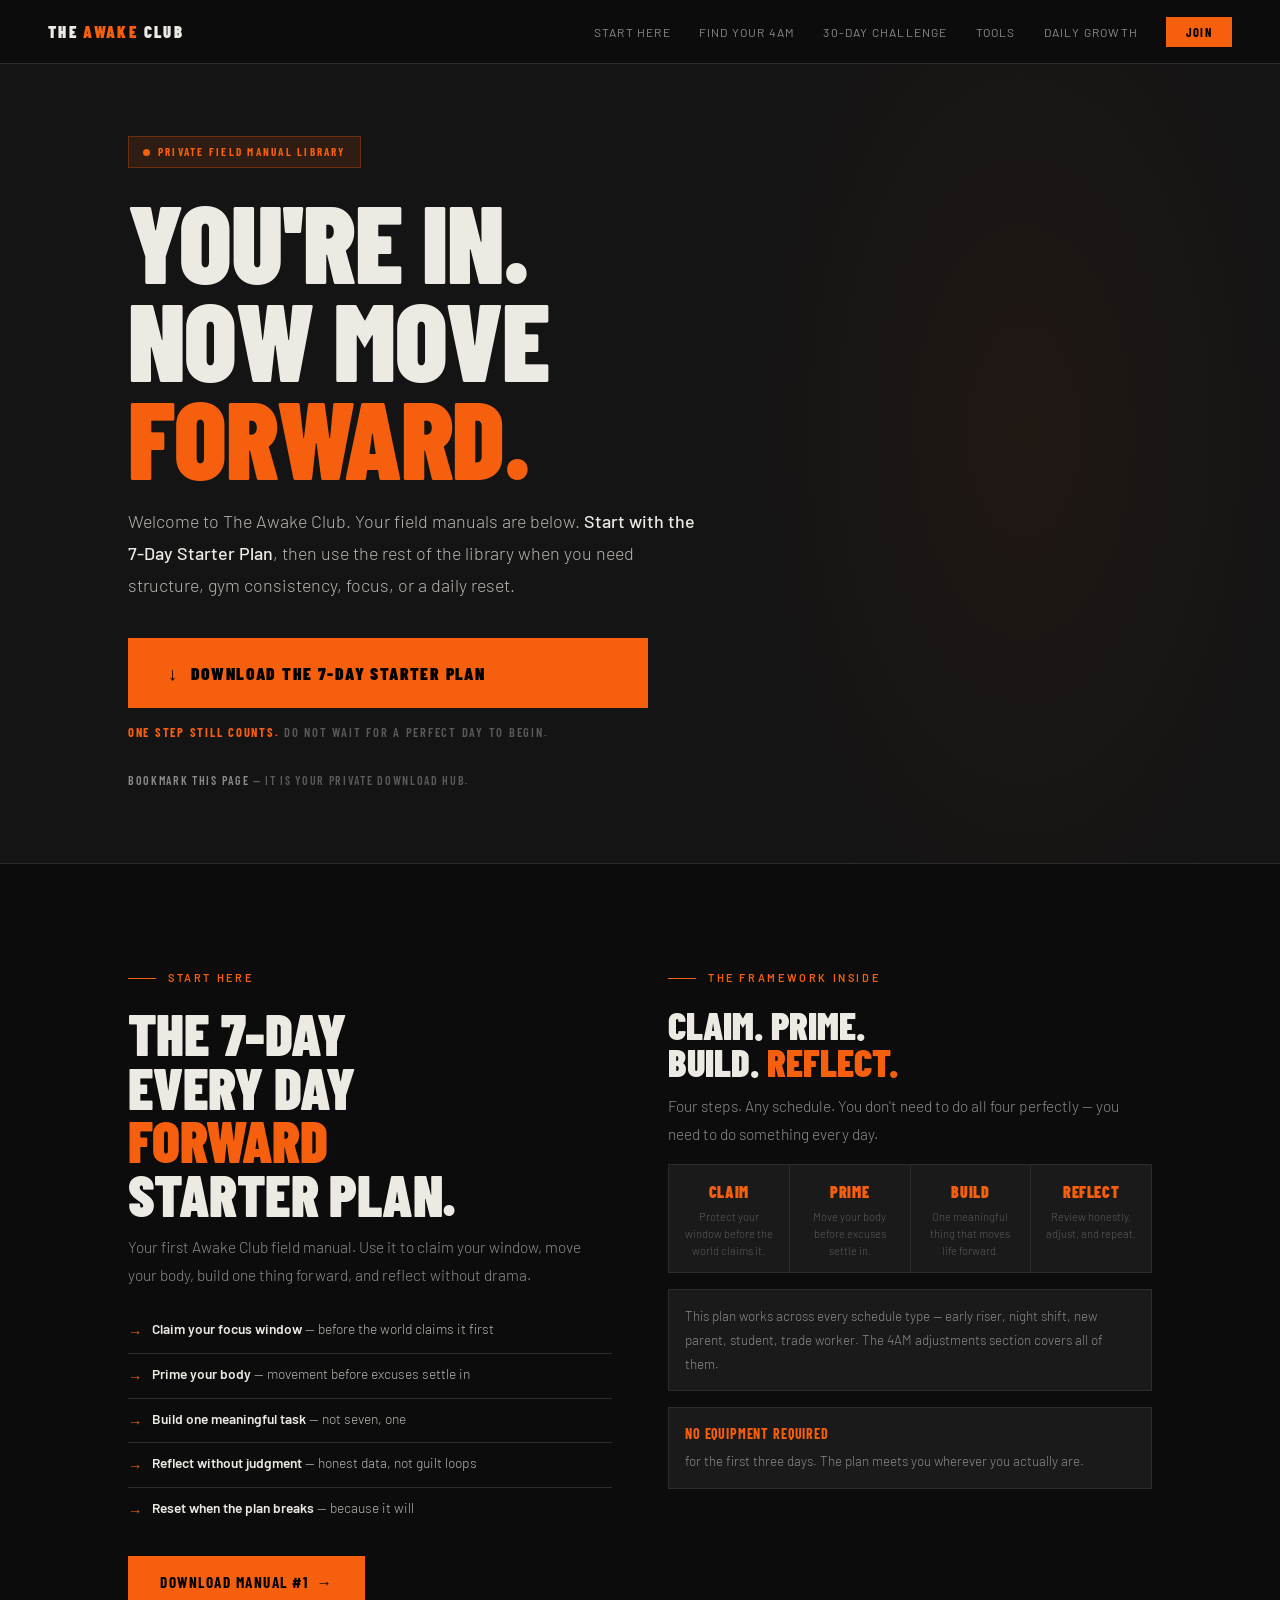
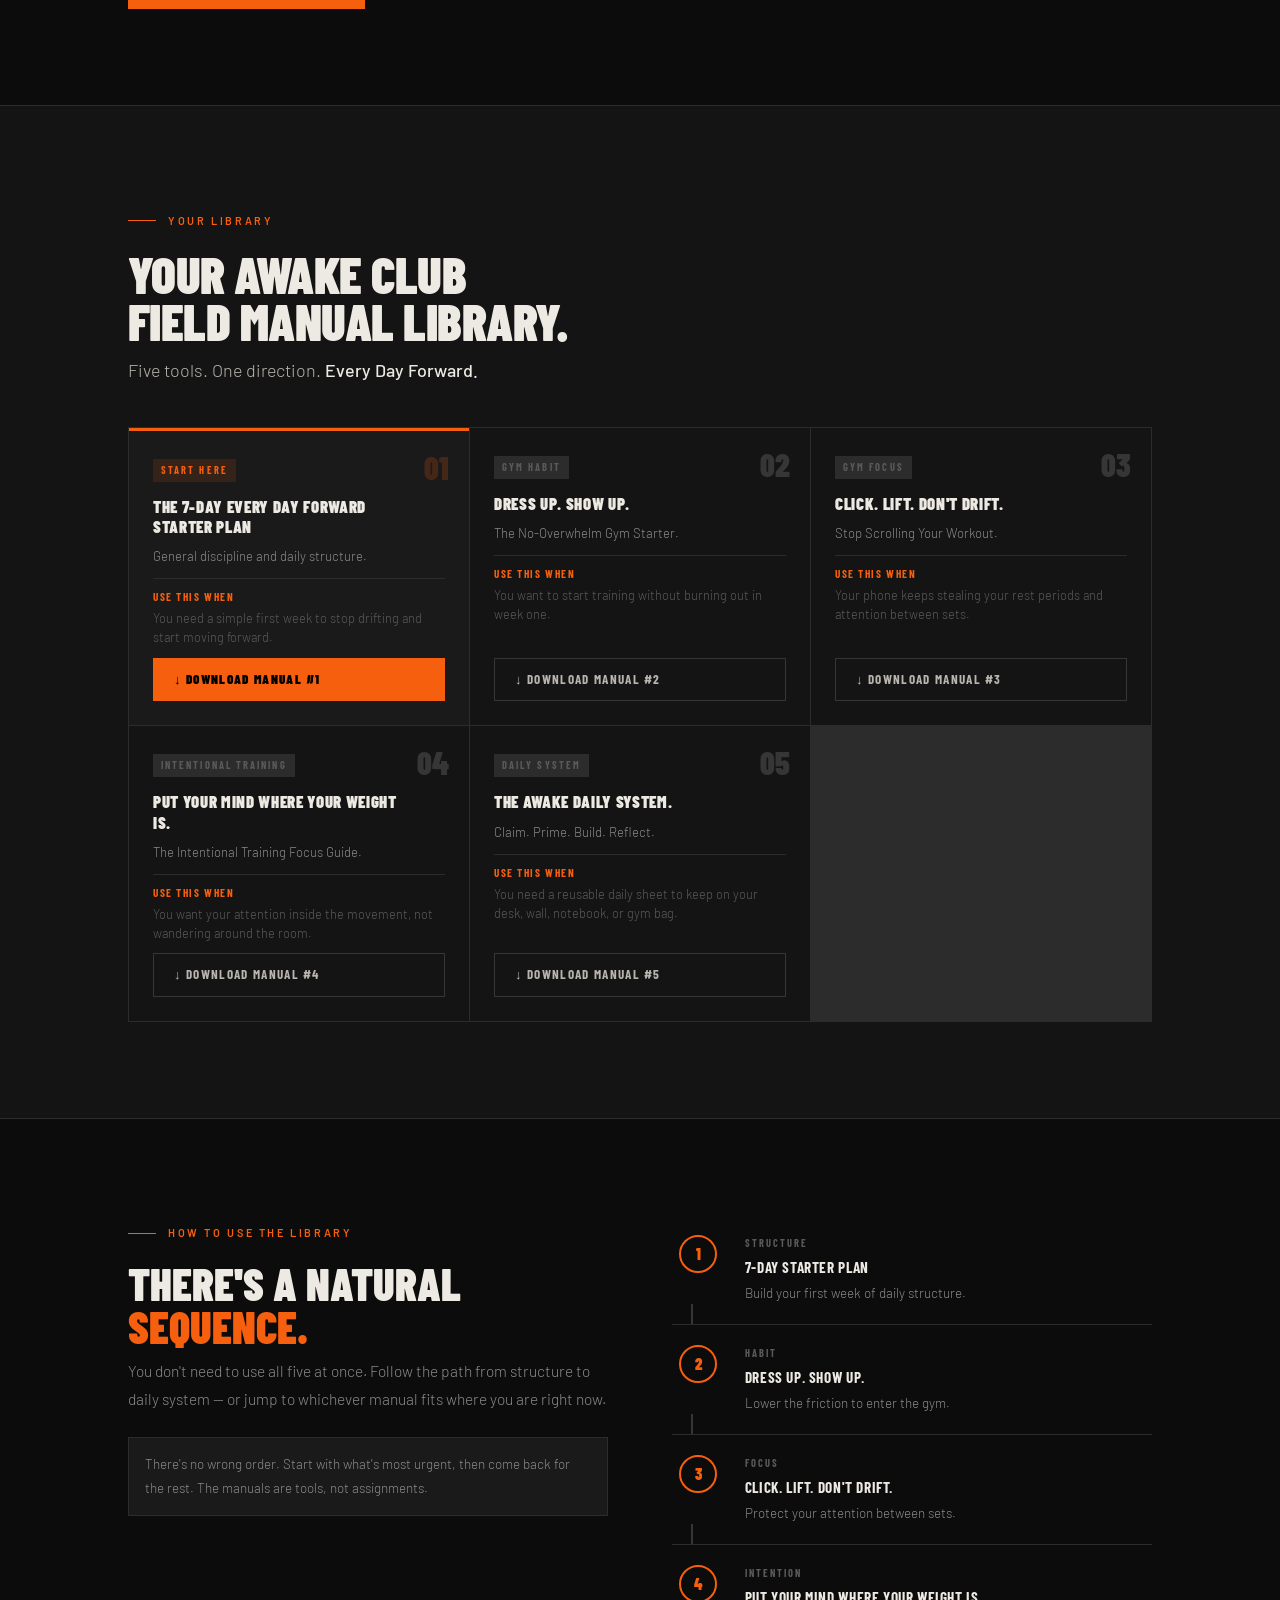
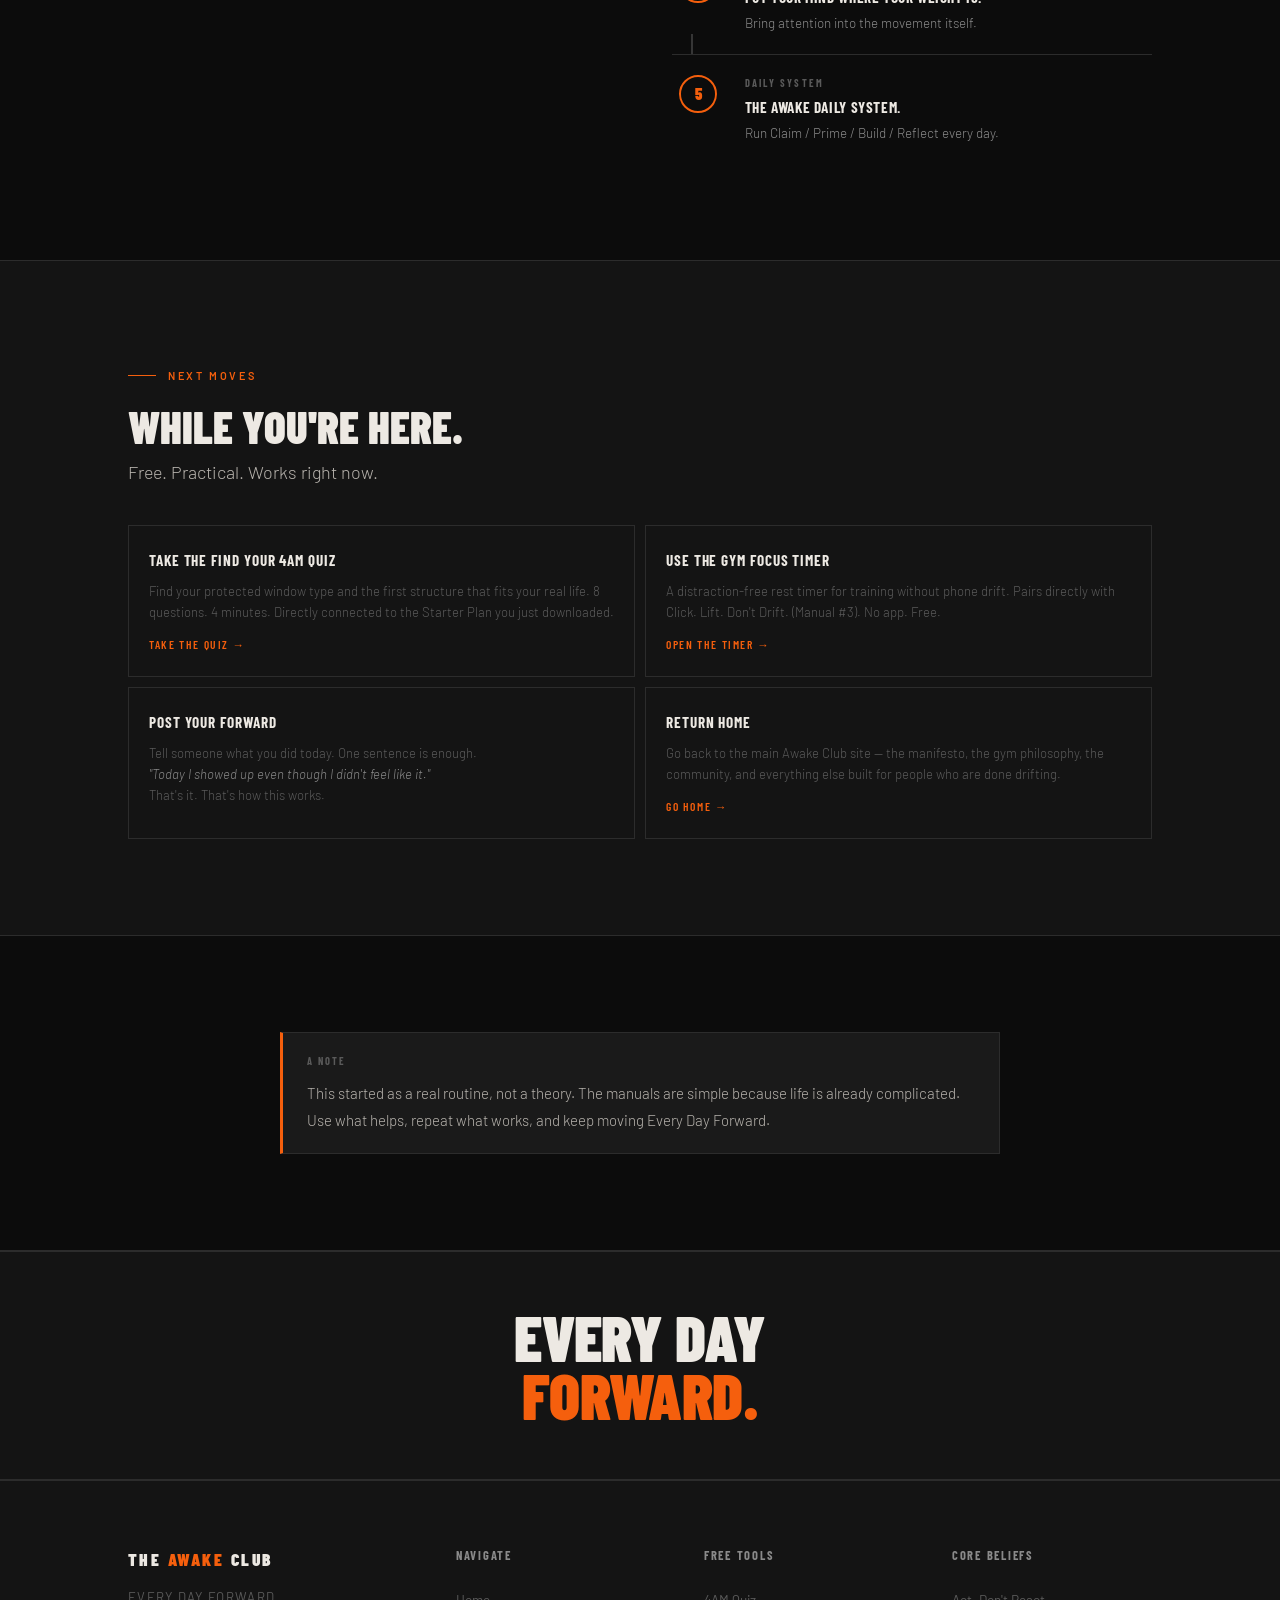
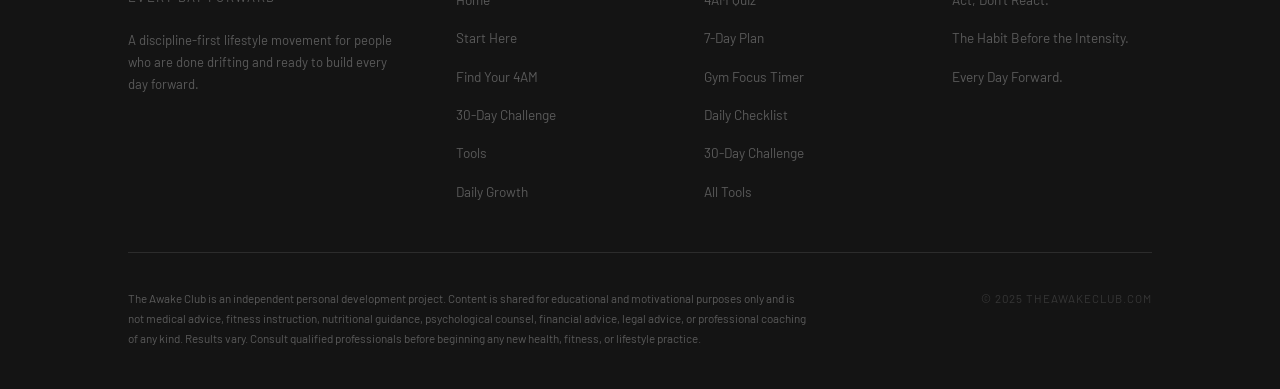
<file: start-here-download.html>
<!DOCTYPE html>
<html lang="en">
<head>
  <meta charset="UTF-8">
  <meta name="viewport" content="width=device-width, initial-scale=1.0">

  <title>Your Field Manual Library — The Awake Club</title>
  <meta name="description" content="Your private Awake Club field manual library. Five tools. One direction. Every Day Forward. Download, bookmark, and use them when you need structure, gym consistency, focus, or a daily reset.">

  <!-- Private subscriber page — do not index -->
  <meta name="robots" content="noindex, nofollow">
  <link rel="canonical" href="https://theawakeclub.com/start-here-download.html">

  <meta property="og:type" content="website">
  <meta property="og:url" content="https://theawakeclub.com/start-here-download.html">
  <meta property="og:title" content="Your Field Manual Library — The Awake Club">
  <meta property="og:description" content="Five field manuals. One direction. Every Day Forward.">
  <meta property="og:image" content="https://theawakeclub.com/assets/images/gym-real.jpg">

  <link rel="icon" type="image/svg+xml" href="favicon.svg">
  <link rel="stylesheet" href="style.css">

  <style>
    /* ====================================================
       start-here-download.html  — page-specific CSS only
       All base tokens + components inherit from style.css
       ==================================================== */

    /* ---- Hero ---- */
    .lib-hero {
      background: var(--charcoal);
      padding-top: calc(var(--nav-height) + 72px);
      padding-bottom: 72px;
      border-bottom: 1px solid var(--rule);
      position: relative;
      overflow: hidden;
    }
    /* Subtle orange glow right side */
    .lib-hero::before {
      content: '';
      position: absolute; top: -20%; right: -5%;
      width: 50%; height: 140%;
      background: radial-gradient(ellipse at center, rgba(245,95,13,0.055) 0%, transparent 65%);
      pointer-events: none;
    }

    /* Private library badge */
    .lib-badge {
      display: inline-flex;
      align-items: center;
      gap: 8px;
      background: rgba(245,95,13,0.12);
      border: 1px solid rgba(245,95,13,0.3);
      padding: 6px 14px;
      margin-bottom: 24px;
    }
    .lib-badge-dot {
      width: 7px; height: 7px;
      background: var(--orange);
      border-radius: 50%;
      animation: lib-pulse 2.2s ease-in-out infinite;
    }
    @keyframes lib-pulse {
      0%, 100% { opacity: 1; }
      50%       { opacity: 0.35; }
    }
    .lib-badge-text {
      font-family: var(--font-display);
      font-size: 0.7rem;
      font-weight: 700;
      letter-spacing: 0.2em;
      text-transform: uppercase;
      color: var(--orange);
    }

    /* Hero bookmark note */
    .lib-bookmark-note {
      font-family: var(--font-display);
      font-size: 0.75rem;
      font-weight: 600;
      letter-spacing: 0.14em;
      text-transform: uppercase;
      color: var(--muted);
      margin-top: 20px;
    }
    .lib-bookmark-note span { color: var(--steel); }

    /* Large primary download button */
    .btn-dl-primary {
      display: inline-flex;
      align-items: center;
      gap: 12px;
      background: var(--orange);
      color: #000;
      font-family: var(--font-display);
      font-weight: 900;
      font-size: 1.1rem;
      letter-spacing: 0.08em;
      text-transform: uppercase;
      padding: 20px 40px;
      text-decoration: none;
      transition: background 0.2s, transform 0.15s, box-shadow 0.2s;
      min-height: 56px;
    }
    .btn-dl-primary:hover {
      background: #ff7228;
      transform: translateY(-2px);
      box-shadow: 0 10px 28px rgba(245,95,13,0.35);
    }
    .btn-dl-primary:active { transform: translateY(0); }
    .btn-dl-icon { font-size: 1.15rem; flex-shrink: 0; }

    /* One Step note */
    .lib-one-step {
      font-family: var(--font-display);
      font-size: 0.78rem;
      font-weight: 600;
      letter-spacing: 0.14em;
      text-transform: uppercase;
      color: var(--muted);
    }
    .lib-one-step strong { color: var(--orange); font-weight: 700; }

    /* ---- Featured Manual (PDF #1) ---- */
    .feat-block {
      display: grid;
      grid-template-columns: 1fr 1fr;
      gap: 56px;
      align-items: start;
    }
    .feat-details-list {
      margin-top: 16px;
      display: flex;
      flex-direction: column;
      gap: 0;
    }
    .feat-detail-item {
      display: flex;
      gap: 10px;
      align-items: flex-start;
      padding: 9px 0;
      border-bottom: 1px solid var(--rule);
    }
    .feat-detail-item:last-child { border-bottom: none; }
    .feat-detail-arrow {
      color: var(--orange);
      font-family: var(--font-display);
      font-weight: 700;
      font-size: 0.9rem;
      flex-shrink: 0;
      margin-top: 2px;
    }
    .feat-detail-text {
      font-size: 0.86rem;
      font-weight: 300;
      color: var(--silver);
      line-height: 1.55;
    }
    .feat-detail-text strong { color: var(--white); font-weight: 600; }

    /* Awake Code 4-cell strip */
    .code-strip {
      display: grid;
      grid-template-columns: repeat(4, 1fr);
      gap: 1px;
      background: var(--rule);
      border: 1px solid var(--rule);
      margin-top: 16px;
    }
    .code-cell {
      background: var(--dark);
      padding: 14px 12px 12px;
      text-align: center;
    }
    .code-cell-word {
      font-family: var(--font-display);
      font-weight: 900;
      font-size: 1rem;
      text-transform: uppercase;
      letter-spacing: 0.04em;
      color: var(--orange);
      display: block;
    }
    .code-cell-def {
      font-size: 0.7rem;
      font-weight: 300;
      color: var(--muted);
      line-height: 1.5;
      margin-top: 4px;
      display: block;
    }

    /* ---- Library Grid (5 cards) ---- */
    .library-grid {
      display: grid;
      grid-template-columns: repeat(3, 1fr);
      gap: 1px;
      background: var(--rule);
      border: 1px solid var(--rule);
    }
    /* 5 cards in a 3-col grid: row 1 = 3, row 2 = 2 centred */
    .library-grid > *:nth-child(4) {
      grid-column: 1;
    }
    .library-grid > *:nth-child(5) {
      grid-column: 2;
    }

    .lib-card {
      background: var(--charcoal);
      padding: 28px 24px 24px;
      display: flex;
      flex-direction: column;
      gap: 10px;
      position: relative;
      transition: background 0.2s;
    }
    .lib-card:hover { background: var(--dark); }

    /* "Start Here" card — slightly highlighted */
    .lib-card.featured-card {
      background: var(--dark);
      border-top: 3px solid var(--orange);
    }
    .lib-card.featured-card:hover { background: #202020; }

    .lib-card-badge {
      font-family: var(--font-display);
      font-size: 0.65rem;
      font-weight: 700;
      letter-spacing: 0.2em;
      text-transform: uppercase;
      color: var(--muted);
      background: var(--rule);
      padding: 3px 8px;
      display: inline-block;
      align-self: flex-start;
    }
    .lib-card.featured-card .lib-card-badge {
      color: var(--orange);
      background: rgba(245,95,13,0.12);
    }

    .lib-card-num {
      font-family: var(--font-display);
      font-weight: 900;
      font-size: 2rem;
      color: var(--rule-light);
      line-height: 1;
      position: absolute;
      top: 20px; right: 20px;
    }
    .lib-card.featured-card .lib-card-num { color: rgba(245,95,13,0.2); }

    .lib-card-title {
      font-family: var(--font-display);
      font-weight: 900;
      font-size: 1.05rem;
      text-transform: uppercase;
      letter-spacing: 0.04em;
      color: var(--white);
      line-height: 1.2;
      margin-top: 4px;
      padding-right: 32px; /* clear the num */
    }

    .lib-card-subtitle {
      font-size: 0.82rem;
      font-weight: 300;
      color: var(--steel);
      line-height: 1.55;
    }

    .lib-card-when {
      font-size: 0.8rem;
      font-weight: 300;
      color: var(--muted);
      line-height: 1.5;
      border-top: 1px solid var(--rule);
      padding-top: 10px;
      margin-top: 2px;
      flex: 1;
    }
    .lib-card-when strong {
      font-family: var(--font-display);
      font-size: 0.7rem;
      font-weight: 700;
      letter-spacing: 0.14em;
      text-transform: uppercase;
      color: var(--orange);
      display: block;
      margin-bottom: 3px;
    }

    /* Download button inside card */
    .lib-card .btn-dl-card {
      display: inline-flex;
      align-items: center;
      gap: 8px;
      font-family: var(--font-display);
      font-weight: 700;
      font-size: 0.82rem;
      letter-spacing: 0.1em;
      text-transform: uppercase;
      padding: 10px 20px;
      text-decoration: none;
      min-height: 40px;
      transition: all 0.2s;
      border: 1px solid var(--rule-light);
      color: var(--silver);
      background: transparent;
      margin-top: auto;
    }
    .lib-card .btn-dl-card:hover {
      border-color: var(--orange-border);
      color: var(--orange);
      background: var(--orange-glow);
    }
    .lib-card.featured-card .btn-dl-card {
      background: var(--orange);
      color: #000;
      border-color: var(--orange);
      font-weight: 900;
    }
    .lib-card.featured-card .btn-dl-card:hover {
      background: #ff7228;
      border-color: #ff7228;
    }

    /* ---- Progression Path ---- */
    .path-steps {
      display: flex;
      flex-direction: column;
      gap: 0;
    }
    .path-step {
      display: grid;
      grid-template-columns: 0.55in 1fr;
      gap: 0 20px;
      align-items: start;
      padding: 20px 0;
      border-bottom: 1px solid var(--rule);
      position: relative;
    }
    .path-step:last-child { border-bottom: none; }
    /* Connecting line between steps */
    .path-step:not(:last-child)::after {
      content: '';
      position: absolute;
      left: 19px; bottom: 0;
      width: 2px; height: 20px;
      background: var(--rule-light);
    }
    .path-num {
      display: flex;
      flex-direction: column;
      align-items: center;
      gap: 0;
    }
    .path-num-circle {
      width: 38px; height: 38px;
      border: 2px solid var(--orange);
      border-radius: 50%;
      display: flex;
      align-items: center;
      justify-content: center;
      font-family: var(--font-display);
      font-weight: 900;
      font-size: 1rem;
      color: var(--orange);
      flex-shrink: 0;
    }
    .path-content {}
    .path-theme {
      font-family: var(--font-display);
      font-size: 0.65rem;
      font-weight: 700;
      letter-spacing: 0.2em;
      text-transform: uppercase;
      color: var(--muted);
      margin-bottom: 3px;
    }
    .path-manual {
      font-family: var(--font-display);
      font-weight: 700;
      font-size: 0.95rem;
      text-transform: uppercase;
      letter-spacing: 0.04em;
      color: var(--white);
      margin-bottom: 3px;
    }
    .path-desc {
      font-size: 0.84rem;
      font-weight: 300;
      color: var(--steel);
      line-height: 1.55;
    }

    /* ---- Next Moves ---- */
    .moves-grid {
      display: grid;
      grid-template-columns: repeat(2, 1fr);
      gap: 10px;
    }
    .move-card {
      background: var(--charcoal);
      border: 1px solid var(--rule);
      padding: 22px 20px;
      display: flex;
      flex-direction: column;
      gap: 8px;
      text-decoration: none;
      color: inherit;
      transition: border-color 0.2s, background 0.2s;
    }
    .move-card:hover { border-color: var(--rule-light); background: var(--dark); }
    /* Non-link move card (Post Your Forward) */
    .move-card-static {
      background: var(--charcoal);
      border: 1px solid var(--rule);
      padding: 22px 20px;
      display: flex;
      flex-direction: column;
      gap: 8px;
    }
    .move-card-title {
      font-family: var(--font-display);
      font-weight: 700;
      font-size: 0.95rem;
      text-transform: uppercase;
      letter-spacing: 0.06em;
      color: var(--white);
    }
    .move-card-sub {
      font-size: 0.82rem;
      font-weight: 300;
      color: var(--muted);
      line-height: 1.6;
      flex: 1;
    }
    .move-card-sub em { color: var(--steel); font-style: italic; }
    .move-card-cta {
      font-family: var(--font-display);
      font-size: 0.72rem;
      font-weight: 600;
      letter-spacing: 0.14em;
      text-transform: uppercase;
      color: var(--orange);
      margin-top: 4px;
    }
    .move-card:hover .move-card-cta { color: #ff7228; }

    /* ---- Founder note ---- */
    .founder-note {
      background: var(--dark);
      border: 1px solid var(--rule);
      border-left: 3px solid var(--orange);
      padding: 20px 24px;
    }
    .founder-note-label {
      font-family: var(--font-display);
      font-size: 0.65rem;
      font-weight: 700;
      letter-spacing: 0.2em;
      text-transform: uppercase;
      color: var(--muted);
      margin-bottom: 10px;
    }
    .founder-note p {
      font-size: 0.94rem;
      font-weight: 300;
      color: var(--silver);
      line-height: 1.75;
    }

    /* ---- Closing statement ---- */
    .lib-statement {
      background: var(--charcoal);
      border-top: 1px solid var(--rule);
      border-bottom: 1px solid var(--rule);
      padding: 56px 0;
      text-align: center;
    }
    .lib-statement-phrase {
      font-family: var(--font-display);
      font-weight: 900;
      font-size: clamp(2.4rem, 5vw, 4.5rem);
      text-transform: uppercase;
      line-height: 0.9;
      letter-spacing: -0.01em;
      color: var(--white);
    }
    .lib-statement-phrase span { color: var(--orange); }

    /* ---- RESPONSIVE ---- */
    @media (max-width: 1024px) {
      .library-grid { grid-template-columns: repeat(2, 1fr); }
      .library-grid > *:nth-child(4),
      .library-grid > *:nth-child(5) { grid-column: auto; }
    }
    @media (max-width: 768px) {
      .lib-hero { padding-top: calc(var(--nav-height) + 48px); padding-bottom: 52px; }
      .feat-block { grid-template-columns: 1fr; gap: 36px; }
      .library-grid { grid-template-columns: 1fr; }
      .library-grid > *:nth-child(4),
      .library-grid > *:nth-child(5) { grid-column: auto; }
      .code-strip { grid-template-columns: repeat(2, 1fr); }
      .moves-grid { grid-template-columns: 1fr; }
      .btn-dl-primary { font-size: 1rem; padding: 17px 28px; width: 100%; justify-content: center; }
      .path-step { grid-template-columns: 44px 1fr; }
      .path-num-circle { width: 32px; height: 32px; font-size: 0.88rem; }
    }
  </style>
</head>
<body>

<!-- NAV — identical to all pages, no active state (utility page) -->
<nav class="site-nav" aria-label="Main navigation">
  <a href="index.html" class="nav-logo">The <span class="accent">Awake</span> Club</a>
  <ul class="nav-links" role="list">
    <li><a href="start-here.html">Start Here</a></li>
    <li><a href="find-your-4am.html">Find Your 4AM</a></li>
    <li><a href="challenge.html">30-Day Challenge</a></li>
          <li><a href="tools.html">Tools</a></li>
    <li><a href="daily-growth.html">Daily Growth</a></li>
    <li><a href="index.html#community" class="nav-cta">Join</a></li>
  </ul>
  <button class="nav-toggle" aria-label="Open menu" aria-expanded="false">
    <span></span><span></span><span></span>
  </button>
</nav>
<nav class="nav-mobile" aria-label="Mobile navigation">
  <a href="start-here.html">Start Here</a>
  <a href="find-your-4am.html">Find Your 4AM</a>
  <a href="challenge.html">30-Day Challenge</a>
  <a href="tools.html">Tools</a>
  <a href="daily-growth.html">Daily Growth</a>
  <a href="index.html#community">Join</a>
</nav>


<!-- ============================================================
     1. HERO — welcome + primary download
     ============================================================ -->
<section class="lib-hero" aria-labelledby="lib-hed">
  <div class="container">

    <div class="lib-badge anim-1" role="status">
      <span class="lib-badge-dot" aria-hidden="true"></span>
      <span class="lib-badge-text">Private Field Manual Library</span>
    </div>

    <h1 class="display-xl anim-2" id="lib-hed" style="margin-bottom:20px;">
      You're In.<br>Now Move<br><span class="accent-orange">Forward.</span>
    </h1>

    <p class="lead anim-3" style="max-width:580px;margin-bottom:36px;">
      Welcome to The Awake Club. Your field manuals are below. <strong>Start with the 7-Day Starter Plan</strong>, then use the rest of the library when you need structure, gym consistency, focus, or a daily reset.
    </p>

    <div class="anim-4" style="display:flex;flex-direction:column;gap:14px;max-width:520px;">
      <!--
        PDF #1 primary download
        File: assets/downloads/7-day-every-day-forward-starter-plan.pdf
      -->
      <a href="assets/downloads/7-day-every-day-forward-starter-plan.pdf"
         class="btn-dl-primary"
         download="7-Day-Every-Day-Forward-Starter-Plan.pdf"
         aria-label="Download the 7-Day Every Day Forward Starter Plan PDF">
        <span class="btn-dl-icon" aria-hidden="true">↓</span>
        Download the 7-Day Starter Plan
      </a>
      <p class="lib-one-step"><strong>One Step Still Counts.</strong> Do not wait for a perfect day to begin.</p>
    </div>

    <p class="lib-bookmark-note" style="margin-top:28px;">
      <span>Bookmark this page</span> — it is your private download hub.
    </p>

  </div>
</section>


<!-- ============================================================
     2. PRIMARY MANUAL FEATURE
     ============================================================ -->
<section class="section-pad" aria-labelledby="feat-hed" style="background:var(--black);">
  <div class="container">

    <div class="feat-block">

      <!-- Left: description -->
      <div data-reveal>
        <p class="section-label">Start Here</p>
        <h2 class="display-lg" id="feat-hed" style="font-size:clamp(2.2rem,4.5vw,3.8rem);margin-bottom:12px;">
          The 7-Day<br>Every Day<br><span class="accent-orange">Forward</span><br>Starter Plan.
        </h2>
        <p class="body-text" style="margin-bottom:20px;">
          Your first Awake Club field manual. Use it to claim your window, move your body, build one thing forward, and reflect without drama.
        </p>

        <div class="feat-details-list" aria-label="What's inside PDF #1">
          <div class="feat-detail-item">
            <span class="feat-detail-arrow">→</span>
            <span class="feat-detail-text"><strong>Claim your focus window</strong> — before the world claims it first</span>
          </div>
          <div class="feat-detail-item">
            <span class="feat-detail-arrow">→</span>
            <span class="feat-detail-text"><strong>Prime your body</strong> — movement before excuses settle in</span>
          </div>
          <div class="feat-detail-item">
            <span class="feat-detail-arrow">→</span>
            <span class="feat-detail-text"><strong>Build one meaningful task</strong> — not seven, one</span>
          </div>
          <div class="feat-detail-item">
            <span class="feat-detail-arrow">→</span>
            <span class="feat-detail-text"><strong>Reflect without judgment</strong> — honest data, not guilt loops</span>
          </div>
          <div class="feat-detail-item">
            <span class="feat-detail-arrow">→</span>
            <span class="feat-detail-text"><strong>Reset when the plan breaks</strong> — because it will</span>
          </div>
        </div>

        <div style="margin-top:24px;">
          <a href="assets/downloads/7-day-every-day-forward-starter-plan.pdf"
             class="btn btn-primary btn-arrow"
             download="7-Day-Every-Day-Forward-Starter-Plan.pdf">
            Download Manual #1
          </a>
        </div>
      </div>

      <!-- Right: Awake Code + context -->
      <div data-reveal data-delay="2">
        <p class="section-label">The Framework Inside</p>
        <h3 class="display-md" style="font-size:clamp(1.8rem,3vw,2.6rem);margin-bottom:12px;">
          Claim. Prime.<br>Build. <span class="accent-orange">Reflect.</span>
        </h3>
        <p class="body-text" style="margin-bottom:16px;">
          Four steps. Any schedule. You don't need to do all four perfectly — you need to do something every day.
        </p>

        <div class="code-strip" role="list" aria-label="The Awake Code">
          <div class="code-cell" role="listitem">
            <span class="code-cell-word">Claim</span>
            <span class="code-cell-def">Protect your window before the world claims it.</span>
          </div>
          <div class="code-cell" role="listitem">
            <span class="code-cell-word">Prime</span>
            <span class="code-cell-def">Move your body before excuses settle in.</span>
          </div>
          <div class="code-cell" role="listitem">
            <span class="code-cell-word">Build</span>
            <span class="code-cell-def">One meaningful thing that moves life forward.</span>
          </div>
          <div class="code-cell" role="listitem">
            <span class="code-cell-word">Reflect</span>
            <span class="code-cell-def">Review honestly, adjust, and repeat.</span>
          </div>
        </div>

        <div style="margin-top:16px;background:var(--dark);border:1px solid var(--rule);padding:14px 16px;">
          <p class="body-text" style="font-size:0.84rem;">
            This plan works across every schedule type — early riser, night shift, new parent, student, trade worker. The 4AM adjustments section covers all of them.
          </p>
        </div>

        <div style="margin-top:16px;background:var(--dark);border:1px solid var(--rule);padding:14px 16px;">
          <p style="font-family:var(--font-display);font-weight:700;font-size:0.88rem;text-transform:uppercase;letter-spacing:0.06em;color:var(--orange);margin-bottom:4px;">No equipment required</p>
          <p class="body-text" style="font-size:0.84rem;">
            for the first three days. The plan meets you wherever you actually are.
          </p>
        </div>
      </div>

    </div>
  </div>
</section>


<!-- ============================================================
     3. FIELD MANUAL LIBRARY GRID
     ============================================================ -->
<section class="section-pad" aria-labelledby="library-hed" style="background:var(--charcoal);">
  <div class="container">

    <div data-reveal style="margin-bottom:40px;">
      <p class="section-label">Your Library</p>
      <h2 class="display-lg" id="library-hed" style="font-size:clamp(2.2rem,4vw,3.5rem);margin-bottom:10px;">
        Your Awake Club<br>Field Manual Library.
      </h2>
      <p class="lead" style="max-width:560px;">
        Five tools. One direction. <strong>Every Day Forward.</strong>
      </p>
    </div>

    <div class="library-grid" data-reveal data-delay="1" role="list" aria-label="Field Manual Library">

      <!-- Card 1 — PDF #1 (featured) -->
      <div class="lib-card featured-card" role="listitem">
        <span class="lib-card-badge">Start Here</span>
        <span class="lib-card-num" aria-hidden="true">01</span>
        <h3 class="lib-card-title">The 7-Day Every Day Forward Starter Plan</h3>
        <p class="lib-card-subtitle">General discipline and daily structure.</p>
        <div class="lib-card-when">
          <strong>Use this when</strong>
          You need a simple first week to stop drifting and start moving forward.
        </div>
        <a href="assets/downloads/7-day-every-day-forward-starter-plan.pdf"
           class="btn-dl-card"
           download="7-Day-Every-Day-Forward-Starter-Plan.pdf"
           aria-label="Download Manual 1: 7-Day Every Day Forward Starter Plan">
          ↓ Download Manual #1
        </a>
      </div>

      <!-- Card 2 — PDF #2 -->
      <div class="lib-card" role="listitem">
        <span class="lib-card-badge">Gym Habit</span>
        <span class="lib-card-num" aria-hidden="true">02</span>
        <h3 class="lib-card-title">Dress Up. Show Up.</h3>
        <p class="lib-card-subtitle">The No-Overwhelm Gym Starter.</p>
        <div class="lib-card-when">
          <strong>Use this when</strong>
          You want to start training without burning out in week one.
        </div>
        <a href="assets/downloads/dress-up-show-up-no-overwhelm-gym-starter.pdf"
           class="btn-dl-card"
           download="Dress-Up-Show-Up-No-Overwhelm-Gym-Starter.pdf"
           aria-label="Download Manual 2: Dress Up. Show Up.">
          ↓ Download Manual #2
        </a>
      </div>

      <!-- Card 3 — PDF #3 -->
      <div class="lib-card" role="listitem">
        <span class="lib-card-badge">Gym Focus</span>
        <span class="lib-card-num" aria-hidden="true">03</span>
        <h3 class="lib-card-title">Click. Lift. Don't Drift.</h3>
        <p class="lib-card-subtitle">Stop Scrolling Your Workout.</p>
        <div class="lib-card-when">
          <strong>Use this when</strong>
          Your phone keeps stealing your rest periods and attention between sets.
        </div>
        <a href="assets/downloads/click-lift-dont-drift-stop-scrolling-your-workout.pdf"
           class="btn-dl-card"
           download="Click-Lift-Dont-Drift-Stop-Scrolling-Your-Workout.pdf"
           aria-label="Download Manual 3: Click. Lift. Don't Drift.">
          ↓ Download Manual #3
        </a>
      </div>

      <!-- Card 4 — PDF #4 -->
      <div class="lib-card" role="listitem">
        <span class="lib-card-badge">Intentional Training</span>
        <span class="lib-card-num" aria-hidden="true">04</span>
        <h3 class="lib-card-title">Put Your Mind Where Your Weight Is.</h3>
        <p class="lib-card-subtitle">The Intentional Training Focus Guide.</p>
        <div class="lib-card-when">
          <strong>Use this when</strong>
          You want your attention inside the movement, not wandering around the room.
        </div>
        <a href="assets/downloads/put-your-mind-where-your-weight-is.pdf"
           class="btn-dl-card"
           download="Put-Your-Mind-Where-Your-Weight-Is.pdf"
           aria-label="Download Manual 4: Put Your Mind Where Your Weight Is">
          ↓ Download Manual #4
        </a>
      </div>

      <!-- Card 5 — PDF #5 -->
      <div class="lib-card" role="listitem">
        <span class="lib-card-badge">Daily System</span>
        <span class="lib-card-num" aria-hidden="true">05</span>
        <h3 class="lib-card-title">The Awake Daily System.</h3>
        <p class="lib-card-subtitle">Claim. Prime. Build. Reflect.</p>
        <div class="lib-card-when">
          <strong>Use this when</strong>
          You need a reusable daily sheet to keep on your desk, wall, notebook, or gym bag.
        </div>
        <a href="assets/downloads/the-awake-daily-system.pdf"
           class="btn-dl-card"
           download="The-Awake-Daily-System.pdf"
           aria-label="Download Manual 5: The Awake Daily System">
          ↓ Download Manual #5
        </a>
      </div>

    </div>
  </div>
</section>


<!-- ============================================================
     4. PROGRESSION PATH
     ============================================================ -->
<section class="section-pad" aria-labelledby="path-hed">
  <div class="container">
    <div style="display:grid;grid-template-columns:1fr 1fr;gap:64px;align-items:start;">

      <div data-reveal>
        <p class="section-label">How to Use the Library</p>
        <h2 class="display-md" id="path-hed" style="font-size:clamp(2rem,3.5vw,3rem);margin-bottom:10px;">
          There's a Natural<br><span class="accent-orange">Sequence.</span>
        </h2>
        <p class="body-text" style="margin-bottom:24px;">
          You don't need to use all five at once. Follow the path from structure to daily system — or jump to whichever manual fits where you are right now.
        </p>
        <div style="background:var(--dark);border:1px solid var(--rule);padding:14px 16px;">
          <p class="body-text" style="font-size:0.84rem;">
            There's no wrong order. Start with what's most urgent, then come back for the rest. The manuals are tools, not assignments.
          </p>
        </div>
      </div>

      <div data-reveal data-delay="2">
        <div class="path-steps" role="list" aria-label="Library progression path">

          <div class="path-step" role="listitem">
            <div class="path-num">
              <div class="path-num-circle">1</div>
            </div>
            <div class="path-content">
              <p class="path-theme">Structure</p>
              <p class="path-manual">7-Day Starter Plan</p>
              <p class="path-desc">Build your first week of daily structure.</p>
            </div>
          </div>

          <div class="path-step" role="listitem">
            <div class="path-num">
              <div class="path-num-circle">2</div>
            </div>
            <div class="path-content">
              <p class="path-theme">Habit</p>
              <p class="path-manual">Dress Up. Show Up.</p>
              <p class="path-desc">Lower the friction to enter the gym.</p>
            </div>
          </div>

          <div class="path-step" role="listitem">
            <div class="path-num">
              <div class="path-num-circle">3</div>
            </div>
            <div class="path-content">
              <p class="path-theme">Focus</p>
              <p class="path-manual">Click. Lift. Don't Drift.</p>
              <p class="path-desc">Protect your attention between sets.</p>
            </div>
          </div>

          <div class="path-step" role="listitem">
            <div class="path-num">
              <div class="path-num-circle">4</div>
            </div>
            <div class="path-content">
              <p class="path-theme">Intention</p>
              <p class="path-manual">Put Your Mind Where Your Weight Is.</p>
              <p class="path-desc">Bring attention into the movement itself.</p>
            </div>
          </div>

          <div class="path-step" role="listitem">
            <div class="path-num">
              <div class="path-num-circle">5</div>
            </div>
            <div class="path-content">
              <p class="path-theme">Daily System</p>
              <p class="path-manual">The Awake Daily System.</p>
              <p class="path-desc">Run Claim / Prime / Build / Reflect every day.</p>
            </div>
          </div>

        </div>
      </div>

    </div>
  </div>
</section>


<!-- ============================================================
     5. NEXT MOVES
     ============================================================ -->
<section class="section-pad" aria-labelledby="moves-hed" style="background:var(--charcoal);">
  <div class="container">

    <div data-reveal style="margin-bottom:36px;">
      <p class="section-label">Next Moves</p>
      <h2 class="display-md" id="moves-hed" style="font-size:clamp(2rem,3.5vw,3rem);margin-bottom:10px;">
        While You're Here.
      </h2>
      <p class="lead" style="max-width:540px;">Free. Practical. Works right now.</p>
    </div>

    <div class="moves-grid" data-reveal data-delay="1">

      <a href="find-your-4am.html#quiz" class="move-card">
        <div class="move-card-title">Take the Find Your 4AM Quiz</div>
        <div class="move-card-sub">Find your protected window type and the first structure that fits your real life. 8 questions. 4 minutes. Directly connected to the Starter Plan you just downloaded.</div>
        <div class="move-card-cta">Take the Quiz →</div>
      </a>

      <a href="tools.html#gym-timer" class="move-card">
        <div class="move-card-title">Use the Gym Focus Timer</div>
        <div class="move-card-sub">A distraction-free rest timer for training without phone drift. Pairs directly with Click. Lift. Don't Drift. (Manual #3). No app. Free.</div>
        <div class="move-card-cta">Open the Timer →</div>
      </a>

      <!-- Post Your Forward — no link yet, prompt card only -->
      <div class="move-card-static">
        <div class="move-card-title">Post Your Forward</div>
        <div class="move-card-sub">
          Tell someone what you did today. One sentence is enough.<br>
          <em>"Today I showed up even though I didn't feel like it."</em><br>
          That's it. That's how this works.
        </div>
      </div>

      <a href="index.html" class="move-card">
        <div class="move-card-title">Return Home</div>
        <div class="move-card-sub">Go back to the main Awake Club site — the manifesto, the gym philosophy, the community, and everything else built for people who are done drifting.</div>
        <div class="move-card-cta">Go Home →</div>
      </a>

    </div>
  </div>
</section>


<!-- ============================================================
     6. FOUNDER NOTE
     ============================================================ -->
<section class="section-pad" aria-label="Founder note">
  <div class="container">
    <div style="max-width:720px;margin:0 auto;" data-reveal>
      <div class="founder-note">
        <div class="founder-note-label">A Note</div>
        <p>
          This started as a real routine, not a theory. The manuals are simple because life is already complicated. Use what helps, repeat what works, and keep moving Every Day Forward.
        </p>
      </div>
    </div>
  </div>
</section>


<!-- ============================================================
     CLOSING STATEMENT
     ============================================================ -->
<section class="lib-statement" aria-label="Closing statement">
  <div class="container">
    <p class="lib-statement-phrase">
      Every Day<br><span>Forward.</span>
    </p>
  </div>
</section>


<!-- FOOTER — identical to all pages -->
<footer class="site-footer" role="contentinfo">
  <div class="container">
    <div class="footer-grid">
      <div class="footer-brand">
        <a href="index.html" class="nav-logo">The <span class="accent">Awake</span> Club</a>
        <p class="footer-tagline">Every Day Forward</p>
        <p>A discipline-first lifestyle movement for people who are done drifting and ready to build every day forward.</p>
      </div>
      <div class="footer-col">
        <h4>Navigate</h4>
        <ul>
          <li><a href="index.html">Home</a></li>
          <li><a href="start-here.html">Start Here</a></li>
          <li><a href="find-your-4am.html">Find Your 4AM</a></li>
          <li><a href="challenge.html">30-Day Challenge</a></li>
          <li><a href="tools.html">Tools</a></li>
          <li><a href="daily-growth.html">Daily Growth</a></li>
        </ul>
      </div>
      <div class="footer-col">
        <h4>Free Tools</h4>
        <ul>
          <li><a href="find-your-4am.html#quiz">4AM Quiz</a></li>
          <li><a href="tools.html#starter-plan">7-Day Plan</a></li>
          <li><a href="tools.html#gym-timer">Gym Focus Timer</a></li>
          <li><a href="tools.html#daily-checklist">Daily Checklist</a></li>
          <li><a href="challenge.html">30-Day Challenge</a></li>
    <li><a href="tools.html">All Tools</a></li>
        </ul>
      </div>
      <div class="footer-col">
        <h4>Core Beliefs</h4>
        <ul>
          <li><a href="start-here.html">Act, Don't React.</a></li>
          <li><a href="start-here.html">The Habit Before the Intensity.</a></li>
          <li><a href="start-here.html">Every Day Forward.</a></li>
        </ul>
      </div>
    </div>
    <div class="footer-bottom">
      <p class="footer-disclaimer">
        The Awake Club is an independent personal development project. Content is shared for educational and motivational purposes only and is not medical advice, fitness instruction, nutritional guidance, psychological counsel, financial advice, legal advice, or professional coaching of any kind. Results vary. Consult qualified professionals before beginning any new health, fitness, or lifestyle practice.
      </p>
      <p class="footer-copy">© 2025 theawakeclub.com</p>
    </div>
  </div>
</footer>

<script src="script.js"></script>
</body>
</html>
</file>
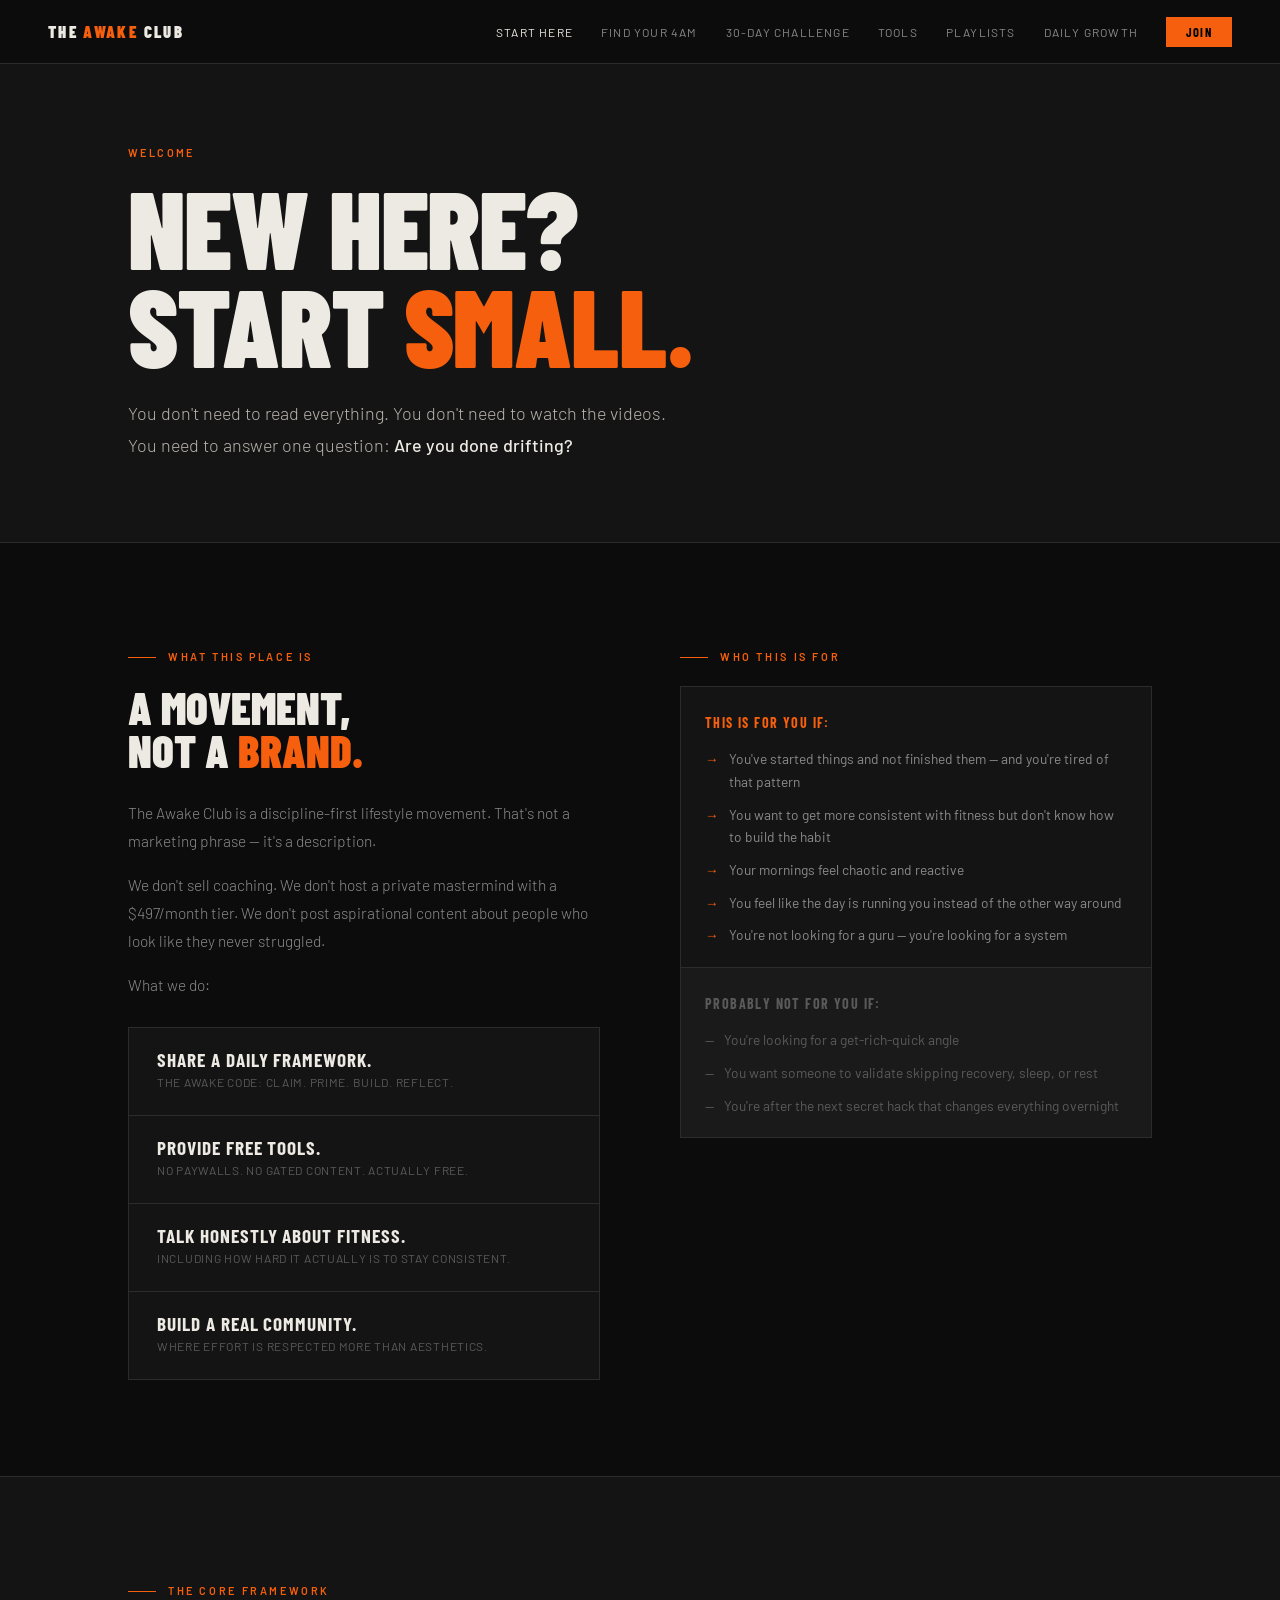
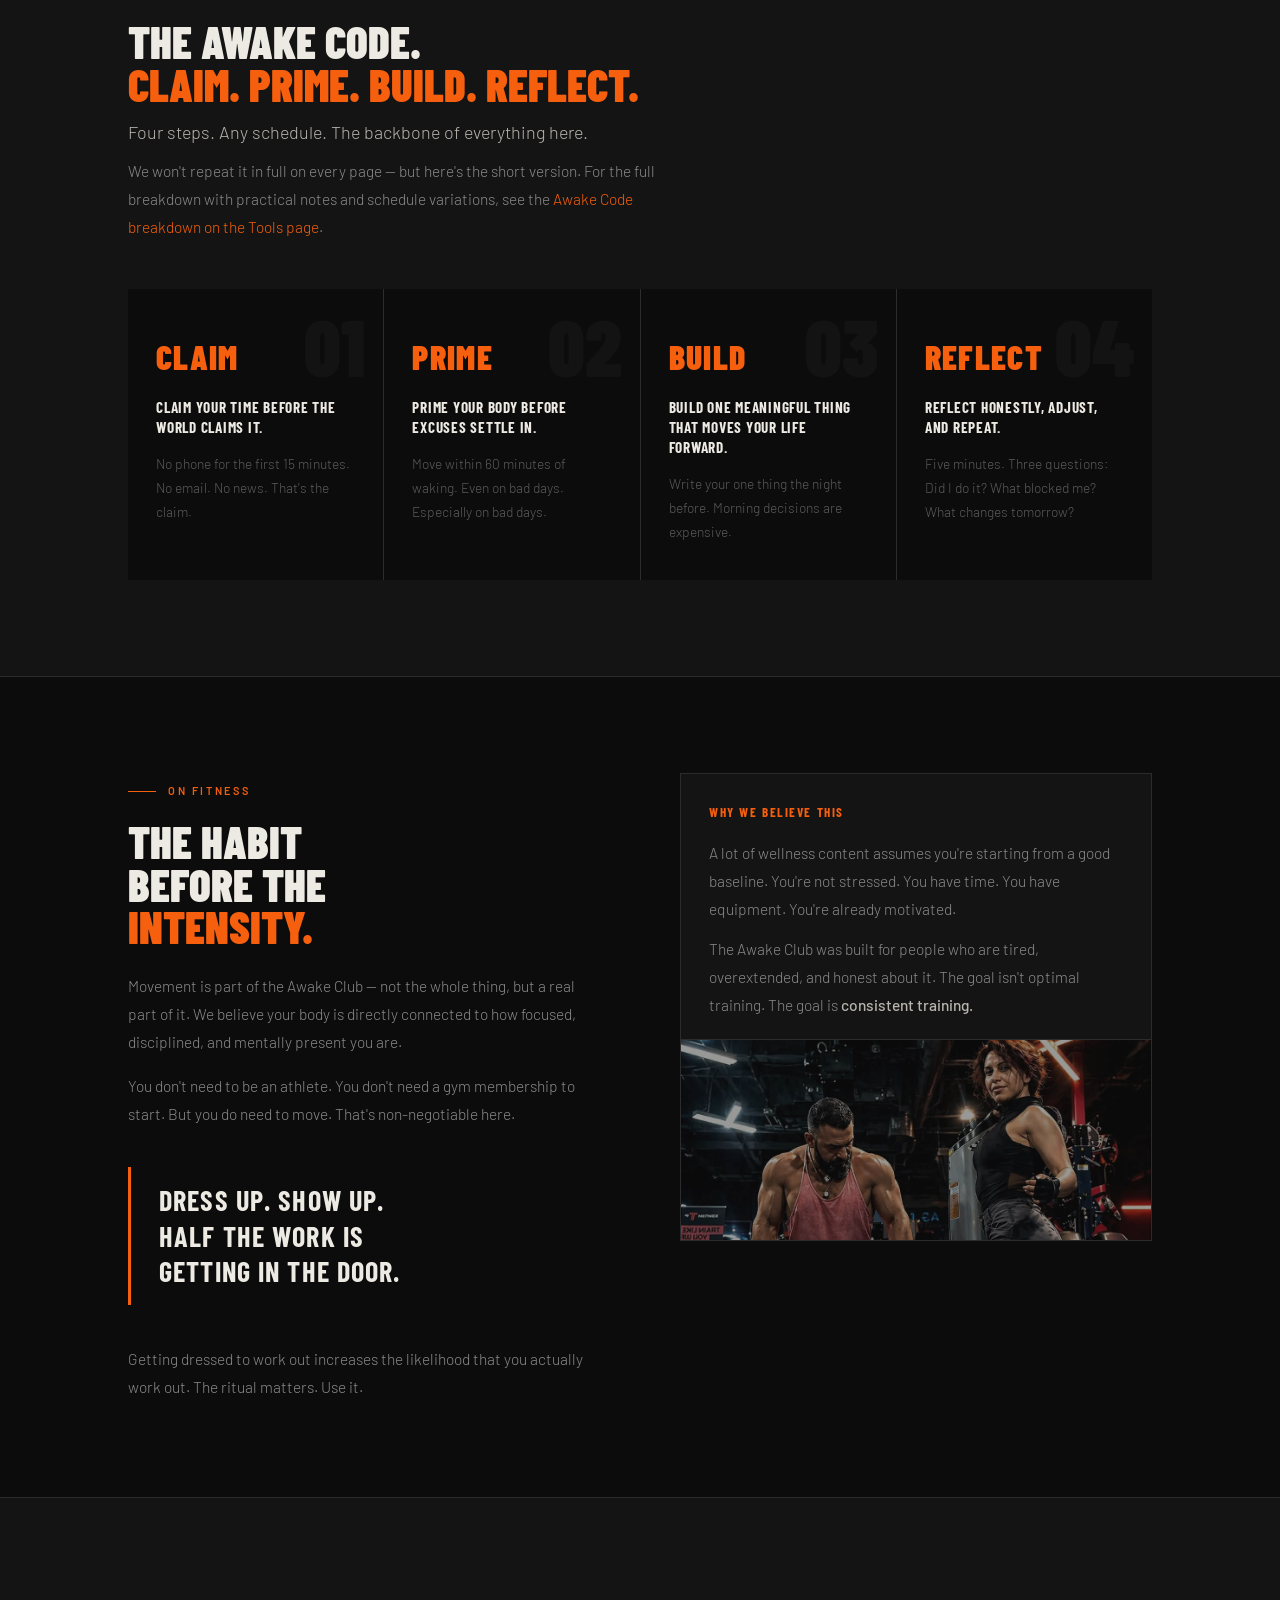
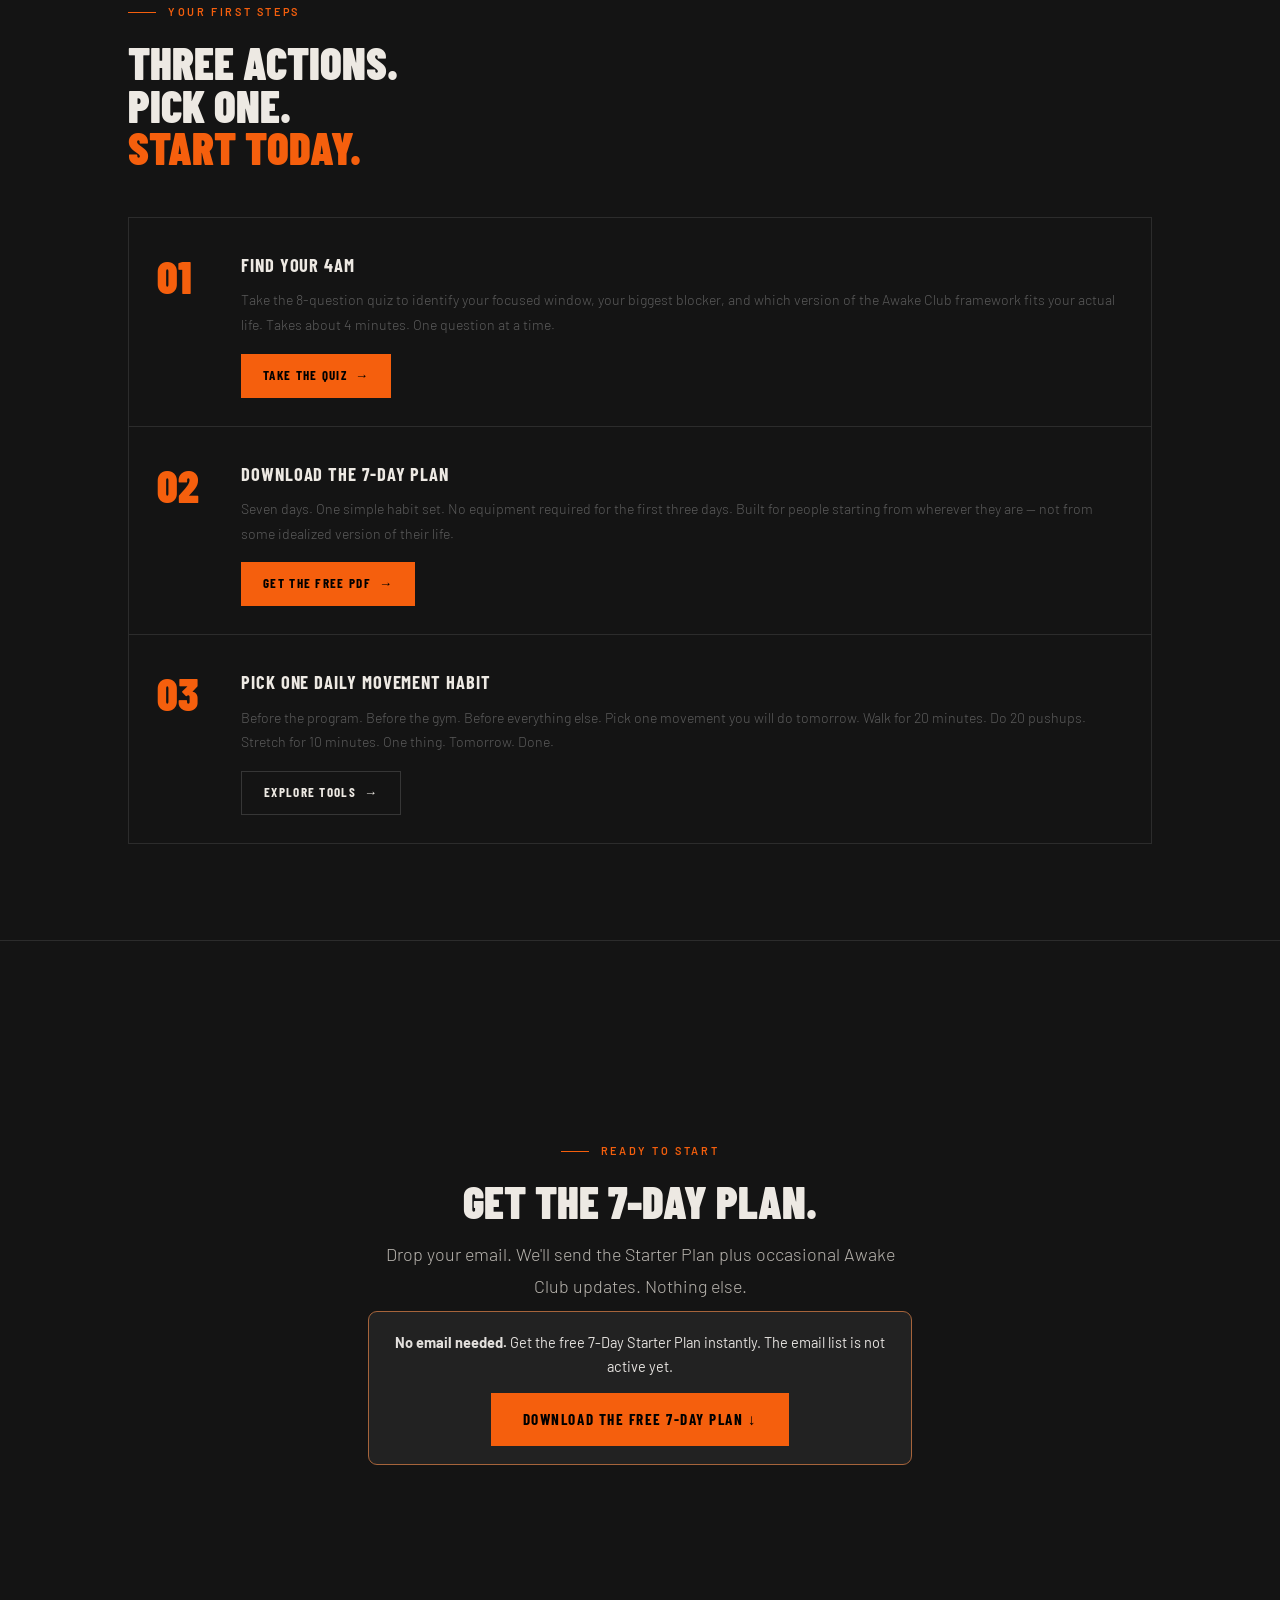
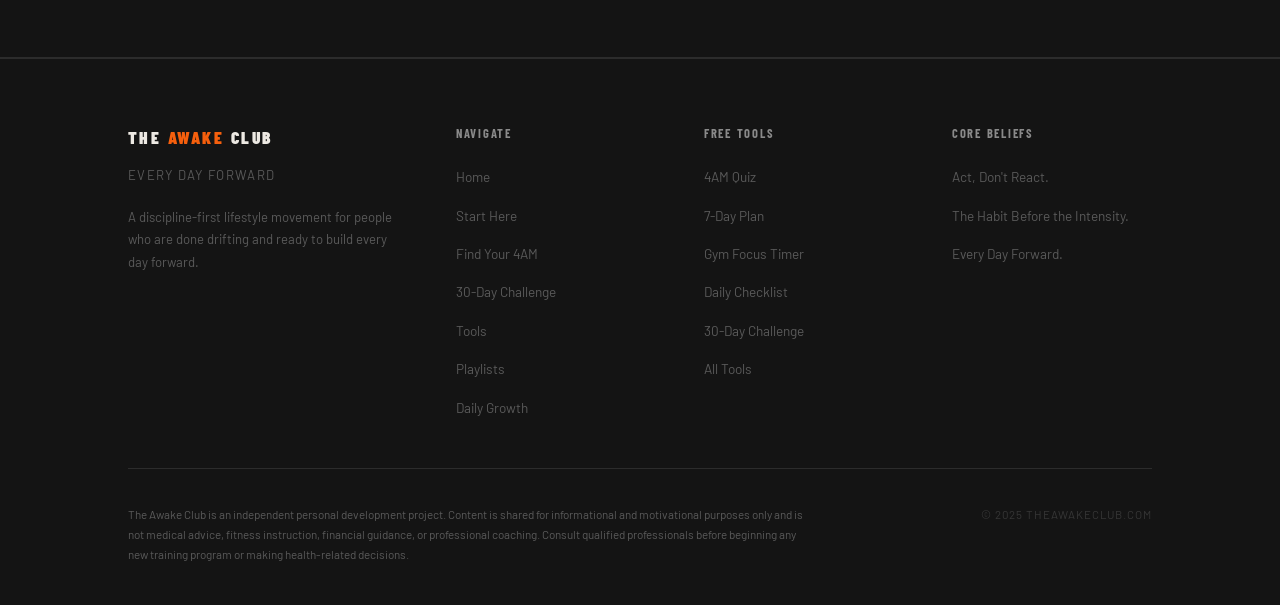
<file: start-here.html>
<!DOCTYPE html>
<html lang="en">
<head>
  <meta charset="UTF-8">
  <meta name="viewport" content="width=device-width, initial-scale=1.0">
  <title>Start Here — New to The Awake Club? Begin Here | theawakeclub.com</title>
  <meta name="description" content="New to The Awake Club? This is what we believe, who this is for, and exactly where to start — without overwhelming you. Discipline-first. Beginner-friendly.">
  <meta name="robots" content="index, follow">
  <link rel="canonical" href="https://theawakeclub.com/start-here.html">
  <meta property="og:type" content="website">
  <meta property="og:url" content="https://theawakeclub.com/start-here.html">
  <meta property="og:title" content="Start Here — The Awake Club">
  <meta property="og:description" content="New here? This is what we believe, who it's for, and where to start. Discipline-first. Beginner-friendly. No fluff.">
  <meta property="og:image" content="https://theawakeclub.com/assets/images/gym-real.jpg">
  <link rel="icon" type="image/svg+xml" href="favicon.svg">
  <link rel="stylesheet" href="style.css">
</head>
<body>

<!-- NAV -->
<nav class="site-nav" aria-label="Main navigation">
  <a href="index.html" class="nav-logo">The <span class="accent">Awake</span> Club</a>
  <ul class="nav-links" role="list">
    <li><a href="start-here.html" class="active">Start Here</a></li>
    <li><a href="find-your-4am.html">Find Your 4AM</a></li>
    <li><a href="challenge.html">30-Day Challenge</a></li>
          <li><a href="tools.html">Tools</a></li>
    <li><a href="playlists.html">Playlists</a></li>
    <li><a href="daily-growth.html">Daily Growth</a></li>
    <li><a href="index.html#community" class="nav-cta">Join</a></li>
  </ul>
  <button class="nav-toggle" aria-label="Open menu" aria-expanded="false">
    <span></span><span></span><span></span>
  </button>
</nav>
<nav class="nav-mobile" aria-label="Mobile navigation">
  <a href="start-here.html">Start Here</a>
  <a href="find-your-4am.html">Find Your 4AM</a>
  <a href="challenge.html">30-Day Challenge</a>
  <a href="tools.html">Tools</a>
  <a href="playlists.html">Playlists</a>
  <a href="daily-growth.html">Daily Growth</a>
  <a href="index.html#community">Join</a>
</nav>

<!-- HERO -->
<section class="page-hero" style="background:var(--charcoal);" aria-labelledby="sh-hed">
  <div class="container">
    <p class="eyebrow anim-1" style="margin-bottom:16px;">Welcome</p>
    <h1 class="display-xl anim-2" style="margin-bottom:24px;">
      New Here?<br>Start <span class="accent-orange">Small.</span>
    </h1>
    <p class="lead anim-3" style="max-width:560px;">
      You don't need to read everything. You don't need to watch the videos. You need to answer one question: <strong>Are you done drifting?</strong>
    </p>
  </div>
</section>

<!-- WHAT THIS IS -->
<section class="section-pad" aria-labelledby="what-hed">
  <div class="container">
    <div style="display:grid;grid-template-columns:1fr 1fr;gap:80px;align-items:start;">

      <div data-reveal>
        <p class="section-label">What This Place Is</p>
        <h2 class="display-md" id="what-hed" style="margin-bottom:28px;">
          A Movement,<br>Not a <span class="accent-orange">Brand.</span>
        </h2>
        <p class="body-text" style="margin-bottom:16px;">
          The Awake Club is a discipline-first lifestyle movement. That's not a marketing phrase — it's a description.
        </p>
        <p class="body-text" style="margin-bottom:16px;">
          We don't sell coaching. We don't host a private mastermind with a $497/month tier. We don't post aspirational content about people who look like they never struggled.
        </p>
        <p class="body-text" style="margin-bottom:28px;">What we do:</p>
        <div class="principle-stack">
          <div class="principle-item">
            <span class="principle-word">Share a daily framework.</span>
            <span class="principle-desc">The Awake Code: Claim. Prime. Build. Reflect.</span>
          </div>
          <div class="principle-item">
            <span class="principle-word">Provide free tools.</span>
            <span class="principle-desc">No paywalls. No gated content. Actually free.</span>
          </div>
          <div class="principle-item">
            <span class="principle-word">Talk honestly about fitness.</span>
            <span class="principle-desc">Including how hard it actually is to stay consistent.</span>
          </div>
          <div class="principle-item">
            <span class="principle-word">Build a real community.</span>
            <span class="principle-desc">Where effort is respected more than aesthetics.</span>
          </div>
        </div>
      </div>

      <div data-reveal data-delay="2">
        <p class="section-label">Who This Is For</p>
        <div style="display:flex;flex-direction:column;gap:1px;background:var(--rule);border:1px solid var(--rule);">
          <div style="background:var(--charcoal);padding:24px 24px 20px;">
            <p style="font-family:var(--font-display);font-weight:700;font-size:.88rem;text-transform:uppercase;letter-spacing:.1em;color:var(--orange);margin-bottom:14px;">This is for you if:</p>
            <ul style="display:flex;flex-direction:column;gap:10px;">
              <li style="display:flex;gap:10px;align-items:flex-start;font-size:.86rem;color:var(--steel);">
                <span style="color:var(--orange);flex-shrink:0;">→</span>
                You've started things and not finished them — and you're tired of that pattern
              </li>
              <li style="display:flex;gap:10px;align-items:flex-start;font-size:.86rem;color:var(--steel);">
                <span style="color:var(--orange);flex-shrink:0;">→</span>
                You want to get more consistent with fitness but don't know how to build the habit
              </li>
              <li style="display:flex;gap:10px;align-items:flex-start;font-size:.86rem;color:var(--steel);">
                <span style="color:var(--orange);flex-shrink:0;">→</span>
                Your mornings feel chaotic and reactive
              </li>
              <li style="display:flex;gap:10px;align-items:flex-start;font-size:.86rem;color:var(--steel);">
                <span style="color:var(--orange);flex-shrink:0;">→</span>
                You feel like the day is running you instead of the other way around
              </li>
              <li style="display:flex;gap:10px;align-items:flex-start;font-size:.86rem;color:var(--steel);">
                <span style="color:var(--orange);flex-shrink:0;">→</span>
                You're not looking for a guru — you're looking for a system
              </li>
            </ul>
          </div>
          <div style="background:var(--dark);padding:24px 24px 20px;">
            <p style="font-family:var(--font-display);font-weight:700;font-size:.88rem;text-transform:uppercase;letter-spacing:.1em;color:var(--muted);margin-bottom:14px;">Probably not for you if:</p>
            <ul style="display:flex;flex-direction:column;gap:10px;">
              <li style="display:flex;gap:10px;align-items:flex-start;font-size:.86rem;color:var(--muted);">
                <span style="color:var(--muted);flex-shrink:0;">—</span>
                You're looking for a get-rich-quick angle
              </li>
              <li style="display:flex;gap:10px;align-items:flex-start;font-size:.86rem;color:var(--muted);">
                <span style="color:var(--muted);flex-shrink:0;">—</span>
                You want someone to validate skipping recovery, sleep, or rest
              </li>
              <li style="display:flex;gap:10px;align-items:flex-start;font-size:.86rem;color:var(--muted);">
                <span style="color:var(--muted);flex-shrink:0;">—</span>
                You're after the next secret hack that changes everything overnight
              </li>
            </ul>
          </div>
        </div>
      </div>

    </div>
  </div>
</section>

<!-- THE AWAKE CODE — Brief summary, link to full breakdown -->
<section class="section-pad" style="background:var(--charcoal);" aria-labelledby="code-sh-hed">
  <div class="container">
    <div data-reveal style="margin-bottom:48px;">
      <p class="section-label">The Core Framework</p>
      <h2 class="display-md" id="code-sh-hed" style="margin-bottom:12px;">
        The Awake Code.<br><span class="accent-orange">Claim. Prime. Build. Reflect.</span>
      </h2>
      <p class="lead" style="max-width:560px;margin-bottom:8px;">
        Four steps. Any schedule. The backbone of everything here.
      </p>
      <p class="body-text" style="max-width:560px;">
        We won't repeat it in full on every page — but here's the short version. For the full breakdown with practical notes and schedule variations, see the
        <a href="tools.html#awake-code-breakdown" style="color:var(--orange);">Awake Code breakdown on the Tools page</a>.
      </p>
    </div>

    <div class="code-grid" data-reveal data-delay="1">
      <article class="code-card" data-num="01">
        <span class="code-word">Claim</span>
        <p class="code-tagline">Claim your time before the world claims it.</p>
        <p class="code-body">No phone for the first 15 minutes. No email. No news. That's the claim.</p>
      </article>
      <article class="code-card" data-num="02">
        <span class="code-word">Prime</span>
        <p class="code-tagline">Prime your body before excuses settle in.</p>
        <p class="code-body">Move within 60 minutes of waking. Even on bad days. Especially on bad days.</p>
      </article>
      <article class="code-card" data-num="03">
        <span class="code-word">Build</span>
        <p class="code-tagline">Build one meaningful thing that moves your life forward.</p>
        <p class="code-body">Write your one thing the night before. Morning decisions are expensive.</p>
      </article>
      <article class="code-card" data-num="04">
        <span class="code-word">Reflect</span>
        <p class="code-tagline">Reflect honestly, adjust, and repeat.</p>
        <p class="code-body">Five minutes. Three questions: Did I do it? What blocked me? What changes tomorrow?</p>
      </article>
    </div>
  </div>
</section>

<!-- FITNESS — DRESS UP SHOW UP -->
<section class="section-pad" aria-labelledby="fitness-sh-hed">
  <div class="container">
    <div style="display:grid;grid-template-columns:1fr 1fr;gap:80px;align-items:start;">

      <div data-reveal>
        <p class="section-label">On Fitness</p>
        <h2 class="display-md" id="fitness-sh-hed" style="margin-bottom:24px;">
          The Habit<br>Before the<br><span class="accent-orange">Intensity.</span>
        </h2>
        <p class="body-text" style="margin-bottom:16px;">
          Movement is part of the Awake Club — not the whole thing, but a real part of it. We believe your body is directly connected to how focused, disciplined, and mentally present you are.
        </p>
        <p class="body-text" style="margin-bottom:16px;">
          You don't need to be an athlete. You don't need a gym membership to start. But you do need to move. That's non-negotiable here.
        </p>
        <div class="pull-quote">
          <p>Dress Up. Show Up.<br>Half the work is<br>getting in the door.</p>
        </div>
        <p class="body-text">
          Getting dressed to work out increases the likelihood that you actually work out. The ritual matters. Use it.
        </p>
      </div>

      <div data-reveal data-delay="2">
        <div style="background:var(--charcoal);border:1px solid var(--rule);overflow:hidden;">
          <div style="padding:28px 28px 20px;border-bottom:1px solid var(--rule);">
            <p style="font-family:var(--font-display);font-weight:700;font-size:.82rem;text-transform:uppercase;letter-spacing:.12em;color:var(--orange);margin-bottom:16px;">Why we believe this</p>
            <p class="body-text">
              A lot of wellness content assumes you're starting from a good baseline. You're not stressed. You have time. You have equipment. You're already motivated.
            </p>
            <p class="body-text" style="margin-top:12px;">
              The Awake Club was built for people who are tired, overextended, and honest about it. The goal isn't optimal training. The goal is <strong>consistent training.</strong>
            </p>
          </div>
          <img src="assets/images/gym-real.jpg"
               alt="Training in the gym — real discipline, not performance"
               loading="lazy"
               style="width:100%;height:200px;object-fit:cover;object-position:center 30%;filter:brightness(.65) saturate(.75);">
        </div>
      </div>

    </div>
  </div>
</section>

<!-- FIRST 3 ACTIONS -->
<section class="section-pad" style="background:var(--charcoal);" aria-labelledby="steps-hed">
  <div class="container">
    <div data-reveal style="margin-bottom:48px;">
      <p class="section-label">Your First Steps</p>
      <h2 class="display-md" id="steps-hed">
        Three Actions.<br>Pick One.<br><span class="accent-orange">Start Today.</span>
      </h2>
    </div>

    <div class="step-list" data-reveal data-delay="1" role="list">
      <article class="step-item" role="listitem">
        <div class="step-num" aria-hidden="true">01</div>
        <div>
          <h3 class="step-title">Find Your 4AM</h3>
          <p class="step-body">
            Take the 8-question quiz to identify your focused window, your biggest blocker, and which version of the Awake Club framework fits your actual life. Takes about 4 minutes. One question at a time.
          </p>
          <a href="find-your-4am.html#quiz" class="btn btn-primary btn-arrow">Take the Quiz</a>
        </div>
      </article>

      <article class="step-item" role="listitem">
        <div class="step-num" aria-hidden="true">02</div>
        <div>
          <h3 class="step-title">Download the 7-Day Plan</h3>
          <p class="step-body">
            Seven days. One simple habit set. No equipment required for the first three days. Built for people starting from wherever they are — not from some idealized version of their life.
          </p>
          <a href="tools.html#starter-plan" class="btn btn-primary btn-arrow">Get the Free PDF</a>
        </div>
      </article>

      <article class="step-item" role="listitem">
        <div class="step-num" aria-hidden="true">03</div>
        <div>
          <h3 class="step-title">Pick One Daily Movement Habit</h3>
          <p class="step-body">
            Before the program. Before the gym. Before everything else. Pick one movement you will do tomorrow. Walk for 20 minutes. Do 20 pushups. Stretch for 10 minutes. One thing. Tomorrow. Done.
          </p>
          <a href="tools.html" class="btn btn-ghost btn-arrow">Explore Tools</a>
        </div>
      </article>
    </div>
  </div>
</section>

<!-- EMAIL CAPTURE -->
<section class="email-section section-pad" aria-labelledby="sh-email-hed">
  <div class="email-inner">
    <p class="section-label" style="justify-content:center;">Ready to Start</p>
    <h2 class="display-md" id="sh-email-hed" style="margin-bottom:16px;">Get the 7-Day Plan.</h2>
    <p class="lead" style="margin-bottom:8px;">
      Drop your email. We'll send the Starter Plan plus occasional Awake Club updates. Nothing else.
    </p>
    <!--
      EMAIL FORM: starter-plan (start-here page)
      TODO: Connect to email provider — tag as "starter-plan".
    -->
    <div class="ac-direct-download"><p><strong>No email needed.</strong> Get the free 7-Day Starter Plan instantly. The email list is not active yet.</p><a class="btn btn-primary" href="assets/downloads/7-day-every-day-forward-starter-plan.pdf" download>Download the Free 7-Day Plan ↓</a></div>

  </div>
</section>

<!-- FOOTER -->
<footer class="site-footer" role="contentinfo">
  <div class="container">
    <div class="footer-grid">
      <div class="footer-brand">
        <a href="index.html" class="nav-logo">The <span class="accent">Awake</span> Club</a>
        <p class="footer-tagline">Every Day Forward</p>
        <p>A discipline-first lifestyle movement for people who are done drifting and ready to build every day forward.</p>
      </div>
      <div class="footer-col">
        <h4>Navigate</h4>
        <ul>
          <li><a href="index.html">Home</a></li>
          <li><a href="start-here.html">Start Here</a></li>
          <li><a href="find-your-4am.html">Find Your 4AM</a></li>
          <li><a href="challenge.html">30-Day Challenge</a></li>
          <li><a href="tools.html">Tools</a></li>
          <li><a href="playlists.html">Playlists</a></li>
          <li><a href="daily-growth.html">Daily Growth</a></li>
        </ul>
      </div>
      <div class="footer-col">
        <h4>Free Tools</h4>
        <ul>
          <li><a href="find-your-4am.html#quiz">4AM Quiz</a></li>
          <li><a href="tools.html#starter-plan">7-Day Plan</a></li>
          <li><a href="tools.html#gym-timer">Gym Focus Timer</a></li>
          <li><a href="tools.html#daily-checklist">Daily Checklist</a></li>
          <li><a href="challenge.html">30-Day Challenge</a></li>
    <li><a href="tools.html">All Tools</a></li>
        </ul>
      </div>
      <div class="footer-col">
        <h4>Core Beliefs</h4>
        <ul>
          <li><a href="start-here.html">Act, Don't React.</a></li>
          <li><a href="start-here.html">The Habit Before the Intensity.</a></li>
          <li><a href="start-here.html">Every Day Forward.</a></li>
        </ul>
      </div>
    </div>
    <div class="footer-bottom">
      <p class="footer-disclaimer">
        The Awake Club is an independent personal development project. Content is shared for informational and motivational purposes only and is not medical advice, fitness instruction, financial guidance, or professional coaching. Consult qualified professionals before beginning any new training program or making health-related decisions.
      </p>
      <p class="footer-copy">© 2025 theawakeclub.com</p>
    </div>
  </div>
</footer>

<script src="script.js"></script>
</body>
</html>
</file>
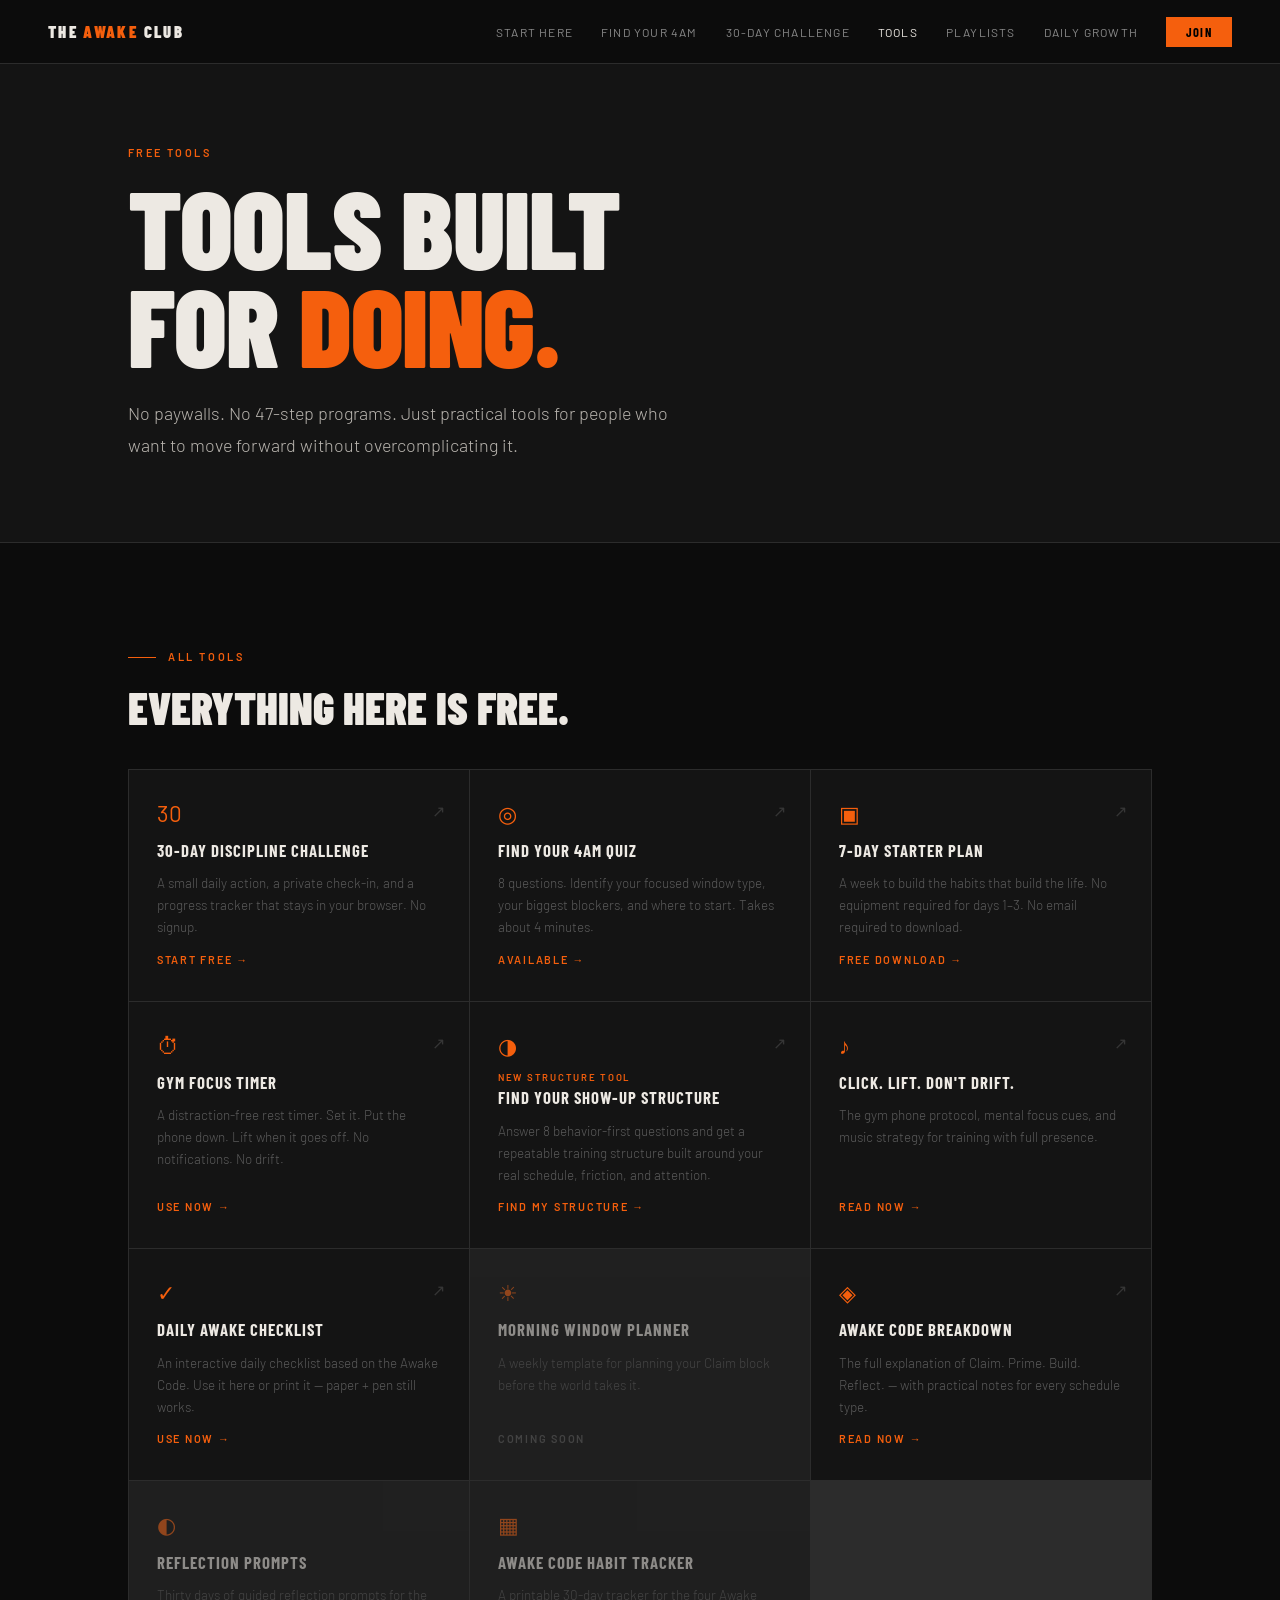
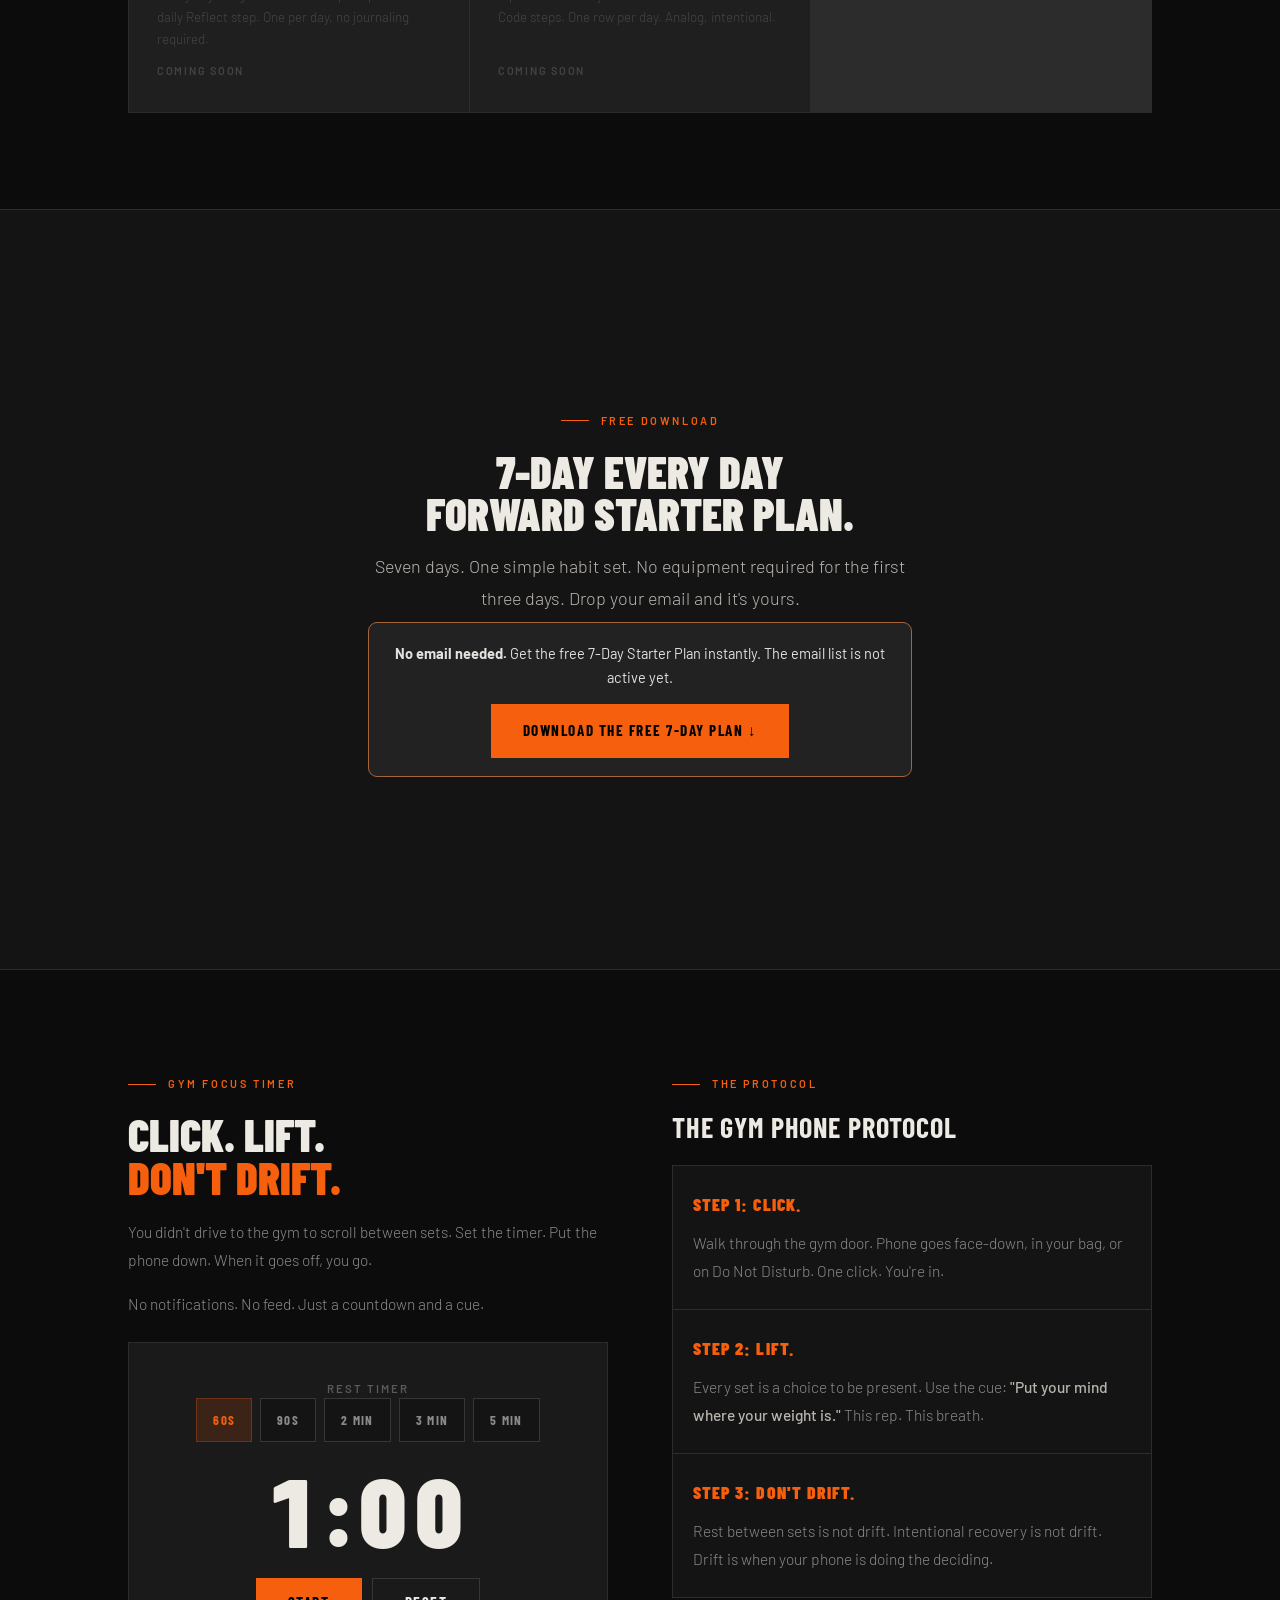
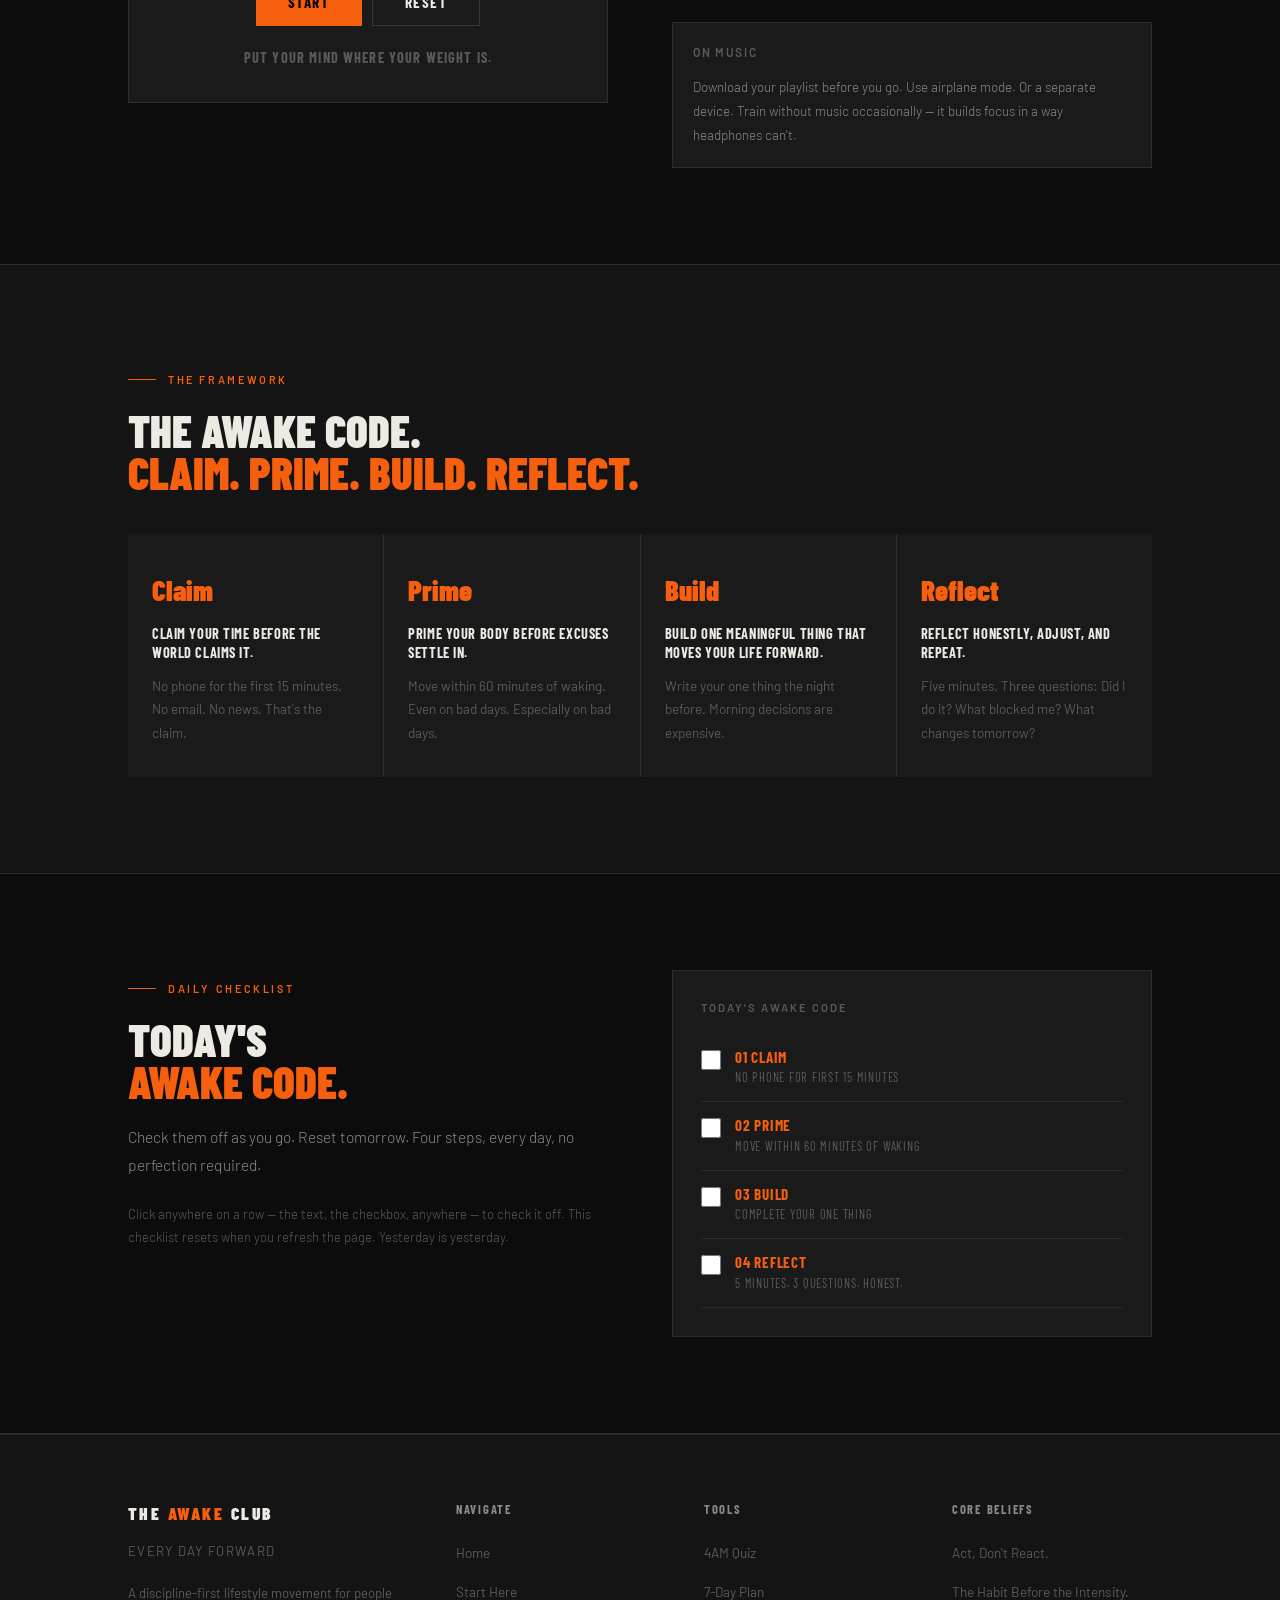
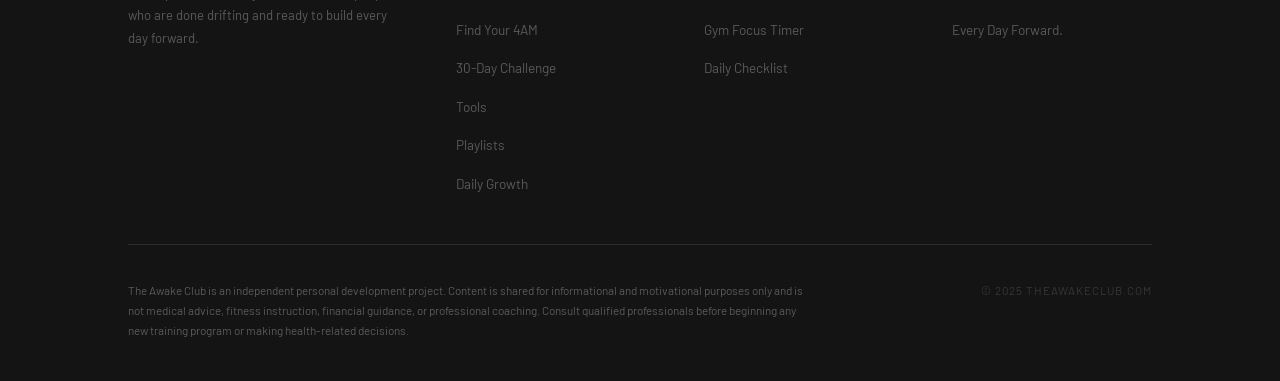
<file: tools.html>
<!DOCTYPE html>
<html lang="en">
<head>
  <meta charset="UTF-8">
  <meta name="viewport" content="width=device-width, initial-scale=1.0">
  <title>Free Tools for Daily Discipline — The Awake Club | theawakeclub.com</title>
  <meta name="description" content="Free tools from The Awake Club — the 4AM Quiz, 7-Day Starter Plan, Gym Focus Timer, daily checklists, and more. No paywalls. Built for people who actually do the work.">
  <meta name="robots" content="index, follow">
  <link rel="canonical" href="https://theawakeclub.com/tools.html">
  <meta property="og:type" content="website">
  <meta property="og:url" content="https://theawakeclub.com/tools.html">
  <meta property="og:title" content="Free Tools — The Awake Club">
  <meta property="og:description" content="No paywalls. No gimmicks. Just practical free tools for people who want to move forward without overcomplicating it.">
  <meta property="og:image" content="https://theawakeclub.com/assets/images/gym-cyberpunk.jpg">
  <link rel="icon" type="image/svg+xml" href="favicon.svg">
  <link rel="stylesheet" href="style.css">
  <!-- tools.html v1.2 -->
</head>
<body>

<!-- NAV -->
<nav class="site-nav" aria-label="Main navigation">
  <a href="index.html" class="nav-logo">The <span class="accent">Awake</span> Club</a>
  <ul class="nav-links" role="list">
    <li><a href="start-here.html">Start Here</a></li>
    <li><a href="find-your-4am.html">Find Your 4AM</a></li>
    <li><a href="challenge.html">30-Day Challenge</a></li>
    <li><a href="tools.html" class="active">Tools</a></li>
    <li><a href="playlists.html">Playlists</a></li>
    <li><a href="daily-growth.html">Daily Growth</a></li>
    <li><a href="index.html#community" class="nav-cta">Join</a></li>
  </ul>
  <button class="nav-toggle" aria-label="Open menu" aria-expanded="false">
    <span></span><span></span><span></span>
  </button>
</nav>
<nav class="nav-mobile" aria-label="Mobile navigation">
  <a href="start-here.html">Start Here</a>
  <a href="find-your-4am.html">Find Your 4AM</a>
  <a href="challenge.html">30-Day Challenge</a>
  <a href="tools.html">Tools</a>
  <a href="playlists.html">Playlists</a>
  <a href="daily-growth.html">Daily Growth</a>
  <a href="index.html#community">Join</a>
</nav>

<!-- HERO -->
<section class="page-hero" style="background:var(--charcoal);" aria-labelledby="tools-main-hed">
  <div class="container">
    <p class="eyebrow anim-1" style="margin-bottom:16px;">Free Tools</p>
    <h1 class="display-xl anim-2" style="margin-bottom:24px;">
      Tools Built<br>for <span class="accent-orange">Doing.</span>
    </h1>
    <p class="lead anim-3" style="max-width:540px;">
      No paywalls. No 47-step programs. Just practical tools for people who want to move forward without overcomplicating it.
    </p>
  </div>
</section>

<!-- TOOL DIRECTORY -->
<section class="section-pad" aria-labelledby="tool-dir-hed">
  <div class="container">
    <p class="section-label" data-reveal>All Tools</p>
    <h2 class="display-md" id="tool-dir-hed" data-reveal data-delay="1" style="margin-bottom:40px;">Everything Here Is Free.</h2>
    <div class="tools-grid" data-reveal data-delay="2" role="list" aria-label="All available tools">
      <a href="challenge.html" class="tool-card" role="listitem">
        <span class="tool-icon" aria-hidden="true">30</span>
        <p class="tool-name">30-Day Discipline Challenge</p>
        <p class="tool-desc">A small daily action, a private check-in, and a progress tracker that stays in your browser. No signup.</p>
        <span class="tool-status">Start Free →</span>
        <span class="tool-arrow" aria-hidden="true">↗</span>
      </a>
      <a href="find-your-4am.html#quiz" class="tool-card" role="listitem">
        <span class="tool-icon" aria-hidden="true">◎</span>
        <p class="tool-name">Find Your 4AM Quiz</p>
        <p class="tool-desc">8 questions. Identify your focused window type, your biggest blockers, and where to start. Takes about 4 minutes.</p>
        <span class="tool-status">Available →</span>
        <span class="tool-arrow" aria-hidden="true">↗</span>
      </a>
      <a href="#starter-plan" class="tool-card" role="listitem">
        <span class="tool-icon" aria-hidden="true">▣</span>
        <p class="tool-name">7-Day Starter Plan</p>
        <p class="tool-desc">A week to build the habits that build the life. No equipment required for days 1–3. No email required to download.</p>
        <span class="tool-status">Free Download →</span>
        <span class="tool-arrow" aria-hidden="true">↗</span>
      </a>
      <a href="#gym-timer" class="tool-card" role="listitem">
        <span class="tool-icon" aria-hidden="true">⏱</span>
        <p class="tool-name">Gym Focus Timer</p>
        <p class="tool-desc">A distraction-free rest timer. Set it. Put the phone down. Lift when it goes off. No notifications. No drift.</p>
        <span class="tool-status">Use Now →</span>
        <span class="tool-arrow" aria-hidden="true">↗</span>
      </a>
      <a href="show-up-structure.html" class="tool-card" role="listitem">
        <span class="tool-icon" aria-hidden="true">◑</span>
        <p class="tool-name" style="display:flex;flex-direction:column;gap:4px;">
          <span style="font-size:.6rem;font-weight:600;letter-spacing:.18em;text-transform:uppercase;color:var(--orange);font-family:var(--font-body);">NEW STRUCTURE TOOL</span>
          Find Your Show-Up Structure
        </p>
        <p class="tool-desc">Answer 8 behavior-first questions and get a repeatable training structure built around your real schedule, friction, and attention.</p>
        <span class="tool-status">Find My Structure →</span>
        <span class="tool-arrow" aria-hidden="true">↗</span>
      </a>
      <a href="#cld-section" class="tool-card" role="listitem">
        <span class="tool-icon" aria-hidden="true">♪</span>
        <p class="tool-name">Click. Lift. Don't Drift.</p>
        <p class="tool-desc">The gym phone protocol, mental focus cues, and music strategy for training with full presence.</p>
        <span class="tool-status">Read Now →</span>
        <span class="tool-arrow" aria-hidden="true">↗</span>
      </a>
      <a href="#daily-checklist" class="tool-card" role="listitem">
        <span class="tool-icon" aria-hidden="true">✓</span>
        <p class="tool-name">Daily Awake Checklist</p>
        <p class="tool-desc">An interactive daily checklist based on the Awake Code. Use it here or print it — paper + pen still works.</p>
        <span class="tool-status">Use Now →</span>
        <span class="tool-arrow" aria-hidden="true">↗</span>
      </a>
      <div class="tool-card coming-soon" role="listitem" aria-label="Morning Window Planner — coming soon">
        <span class="tool-icon" aria-hidden="true">☀</span>
        <p class="tool-name">Morning Window Planner</p>
        <p class="tool-desc">A weekly template for planning your Claim block before the world takes it.</p>
        <span class="tool-status soon">Coming Soon</span>
      </div>
      <a href="#awake-code-breakdown" class="tool-card" role="listitem">
        <span class="tool-icon" aria-hidden="true">◈</span>
        <p class="tool-name">Awake Code Breakdown</p>
        <p class="tool-desc">The full explanation of Claim. Prime. Build. Reflect. — with practical notes for every schedule type.</p>
        <span class="tool-status">Read Now →</span>
        <span class="tool-arrow" aria-hidden="true">↗</span>
      </a>
      <div class="tool-card coming-soon" role="listitem" aria-label="Reflection Prompts — coming soon">
        <span class="tool-icon" aria-hidden="true">◐</span>
        <p class="tool-name">Reflection Prompts</p>
        <p class="tool-desc">Thirty days of guided reflection prompts for the daily Reflect step. One per day, no journaling required.</p>
        <span class="tool-status soon">Coming Soon</span>
      </div>
      <div class="tool-card coming-soon" role="listitem" aria-label="Habit Tracker — coming soon">
        <span class="tool-icon" aria-hidden="true">▦</span>
        <p class="tool-name">Awake Code Habit Tracker</p>
        <p class="tool-desc">A printable 30-day tracker for the four Awake Code steps. One row per day. Analog, intentional.</p>
        <span class="tool-status soon">Coming Soon</span>
      </div>
    </div>
  </div>
</section>

<!-- STARTER PLAN DOWNLOAD -->
<section class="email-section section-pad" id="starter-plan" aria-labelledby="sp-hed">
  <div class="email-inner">
    <p class="section-label" style="justify-content:center;" data-reveal>Free Download</p>
    <h2 class="display-md" id="sp-hed" data-reveal data-delay="1" style="margin-bottom:16px;">
      7-Day Every Day<br>Forward Starter Plan.
    </h2>
    <p class="lead" data-reveal data-delay="2" style="margin-bottom:8px;">
      Seven days. One simple habit set. No equipment required for the first three days. Drop your email and it's yours.
    </p>
    <div data-reveal data-delay="3">

      <div class="ac-direct-download"><p><strong>No email needed.</strong> Get the free 7-Day Starter Plan instantly. The email list is not active yet.</p><a class="btn btn-primary" href="assets/downloads/7-day-every-day-forward-starter-plan.pdf" download>Download the Free 7-Day Plan ↓</a></div>

    </div>
  </div>
</section>

<!-- GYM FOCUS TIMER -->
<section class="section-pad" id="gym-timer" aria-labelledby="timer-hed">
  <div class="container">
    <div style="display:grid;grid-template-columns:1fr 1fr;gap:64px;align-items:start;">

      <div data-reveal>
        <p class="section-label">Gym Focus Timer</p>
        <h2 class="display-md" id="timer-hed" style="margin-bottom:20px;">
          Click. Lift.<br><span class="accent-orange">Don't Drift.</span>
        </h2>
        <p class="body-text" style="margin-bottom:16px;">
          You didn't drive to the gym to scroll between sets. Set the timer. Put the phone down. When it goes off, you go.
        </p>
        <p class="body-text" style="margin-bottom:24px;">
          No notifications. No feed. Just a countdown and a cue.
        </p>

        <div class="timer-widget" role="timer" aria-live="polite" aria-label="Rest timer">
          <p style="font-size:.72rem;font-weight:600;letter-spacing:.18em;text-transform:uppercase;color:var(--muted);">REST TIMER</p>
          <div class="timer-presets" role="group" aria-label="Preset rest times">
            <button class="timer-preset active" data-seconds="60" type="button" aria-pressed="true">60s</button>
            <button class="timer-preset" data-seconds="90" type="button" aria-pressed="false">90s</button>
            <button class="timer-preset" data-seconds="120" type="button" aria-pressed="false">2 min</button>
            <button class="timer-preset" data-seconds="180" type="button" aria-pressed="false">3 min</button>
            <button class="timer-preset" data-seconds="300" type="button" aria-pressed="false">5 min</button>
          </div>
          <div class="timer-display" id="timer-display" aria-label="Time remaining">1:00</div>
          <div class="timer-controls">
            <button id="timer-start" type="button" class="btn btn-primary" aria-label="Start timer">Start</button>
            <button id="timer-reset" type="button" class="btn btn-ghost" aria-label="Reset timer">Reset</button>
          </div>
          <p class="timer-cue" id="timer-cue" aria-live="polite">Put your mind where your weight is.</p>
        </div>
      </div>

      <!-- Click. Lift. Don't Drift. Protocol -->
      <div data-reveal data-delay="2">
        <p class="section-label" id="cld-section">The Protocol</p>
        <h3 class="display-sm" style="margin-bottom:24px;color:var(--white);">The Gym Phone Protocol</h3>
        <div style="display:flex;flex-direction:column;gap:1px;background:var(--rule);border:1px solid var(--rule);">
          <div style="background:var(--charcoal);padding:24px 20px;">
            <p style="font-family:var(--font-display);font-weight:900;font-size:1.1rem;text-transform:uppercase;letter-spacing:.06em;color:var(--orange);margin-bottom:10px;">Step 1: Click.</p>
            <p class="body-text">Walk through the gym door. Phone goes face-down, in your bag, or on Do Not Disturb. One click. You're in.</p>
          </div>
          <div style="background:var(--charcoal);padding:24px 20px;">
            <p style="font-family:var(--font-display);font-weight:900;font-size:1.1rem;text-transform:uppercase;letter-spacing:.06em;color:var(--orange);margin-bottom:10px;">Step 2: Lift.</p>
            <p class="body-text">Every set is a choice to be present. Use the cue: <strong>"Put your mind where your weight is."</strong> This rep. This breath.</p>
          </div>
          <div style="background:var(--charcoal);padding:24px 20px;">
            <p style="font-family:var(--font-display);font-weight:900;font-size:1.1rem;text-transform:uppercase;letter-spacing:.06em;color:var(--orange);margin-bottom:10px;">Step 3: Don't Drift.</p>
            <p class="body-text">Rest between sets is not drift. Intentional recovery is not drift. Drift is when your phone is doing the deciding.</p>
          </div>
        </div>
        <div style="margin-top:24px;background:var(--dark);border:1px solid var(--rule);padding:20px;">
          <p style="font-size:.75rem;font-weight:600;letter-spacing:.14em;text-transform:uppercase;color:var(--muted);margin-bottom:12px;">On Music</p>
          <p class="body-text" style="font-size:.84rem;">Download your playlist before you go. Use airplane mode. Or a separate device. Train without music occasionally — it builds focus in a way headphones can't.</p>
        </div>
      </div>

    </div>
  </div>
</section>

<!-- AWAKE CODE BREAKDOWN -->
<section class="section-pad" style="background:var(--charcoal);" id="awake-code-breakdown" aria-labelledby="code-bd-hed">
  <div class="container">
    <p class="section-label" data-reveal>The Framework</p>
    <h2 class="display-md" id="code-bd-hed" data-reveal data-delay="1" style="margin-bottom:40px;">
      The Awake Code.<br><span class="accent-orange">Claim. Prime. Build. Reflect.</span>
    </h2>
    <div style="display:grid;grid-template-columns:repeat(4,1fr);gap:1px;background:var(--rule);" data-reveal data-delay="2">
      <div style="background:var(--dark);padding:32px 24px;">
        <span style="display:block;font-family:var(--font-display);font-weight:900;font-size:1.8rem;color:var(--orange);margin-bottom:12px;">Claim</span>
        <p style="font-family:var(--font-display);font-weight:700;font-size:.9rem;text-transform:uppercase;letter-spacing:.04em;color:var(--white);margin-bottom:12px;line-height:1.3;">Claim your time before the world claims it.</p>
        <p style="font-size:.84rem;color:var(--muted);line-height:1.75;">No phone for the first 15 minutes. No email. No news. That's the claim.</p>
      </div>
      <div style="background:var(--dark);padding:32px 24px;">
        <span style="display:block;font-family:var(--font-display);font-weight:900;font-size:1.8rem;color:var(--orange);margin-bottom:12px;">Prime</span>
        <p style="font-family:var(--font-display);font-weight:700;font-size:.9rem;text-transform:uppercase;letter-spacing:.04em;color:var(--white);margin-bottom:12px;line-height:1.3;">Prime your body before excuses settle in.</p>
        <p style="font-size:.84rem;color:var(--muted);line-height:1.75;">Move within 60 minutes of waking. Even on bad days. Especially on bad days.</p>
      </div>
      <div style="background:var(--dark);padding:32px 24px;">
        <span style="display:block;font-family:var(--font-display);font-weight:900;font-size:1.8rem;color:var(--orange);margin-bottom:12px;">Build</span>
        <p style="font-family:var(--font-display);font-weight:700;font-size:.9rem;text-transform:uppercase;letter-spacing:.04em;color:var(--white);margin-bottom:12px;line-height:1.3;">Build one meaningful thing that moves your life forward.</p>
        <p style="font-size:.84rem;color:var(--muted);line-height:1.75;">Write your one thing the night before. Morning decisions are expensive.</p>
      </div>
      <div style="background:var(--dark);padding:32px 24px;">
        <span style="display:block;font-family:var(--font-display);font-weight:900;font-size:1.8rem;color:var(--orange);margin-bottom:12px;">Reflect</span>
        <p style="font-family:var(--font-display);font-weight:700;font-size:.9rem;text-transform:uppercase;letter-spacing:.04em;color:var(--white);margin-bottom:12px;line-height:1.3;">Reflect honestly, adjust, and repeat.</p>
        <p style="font-size:.84rem;color:var(--muted);line-height:1.75;">Five minutes. Three questions: Did I do it? What blocked me? What changes tomorrow?</p>
      </div>
    </div>
  </div>
</section>

<!-- DAILY AWAKE CHECKLIST — FIX #2: full-row click -->
<section class="section-pad" id="daily-checklist" aria-labelledby="checklist-hed">
  <div class="container">
    <div style="display:grid;grid-template-columns:1fr 1fr;gap:64px;align-items:start;">

      <div data-reveal>
        <p class="section-label">Daily Checklist</p>
        <h2 class="display-md" id="checklist-hed" style="margin-bottom:20px;">
          Today's<br><span class="accent-orange">Awake Code.</span>
        </h2>
        <p class="body-text" style="margin-bottom:24px;">
          Check them off as you go. Reset tomorrow. Four steps, every day, no perfection required.
        </p>
        <p class="body-text" style="font-size:.82rem;color:var(--muted);">
          Click anywhere on a row — the text, the checkbox, anywhere — to check it off. This checklist resets when you refresh the page. Yesterday is yesterday.
        </p>
      </div>

      <div data-reveal data-delay="2">
        <!--
          FIX #2: Checklist click area
          - Each .checklist-item is cursor:pointer (CSS)
          - script.js listens on the whole row, not just onclick=""
          - Clicking the checkbox box OR the label text OR the row all work
        -->
        <div class="checklist-widget" role="list" aria-label="Daily Awake Code checklist">
          <p style="font-size:.7rem;font-weight:600;letter-spacing:.18em;text-transform:uppercase;color:var(--muted);margin-bottom:16px;">Today's Awake Code</p>

          <div class="checklist-item" role="listitem">
            <input type="checkbox" id="check-claim" aria-label="Claim — no phone for first 15 minutes">
            <label class="checklist-label" for="check-claim">
              <span style="color:var(--orange);">01 Claim</span><br>
              <span style="font-size:.78rem;font-weight:400;color:var(--muted);">No phone for first 15 minutes</span>
            </label>
          </div>

          <div class="checklist-item" role="listitem">
            <input type="checkbox" id="check-prime" aria-label="Prime — move within 60 minutes of waking">
            <label class="checklist-label" for="check-prime">
              <span style="color:var(--orange);">02 Prime</span><br>
              <span style="font-size:.78rem;font-weight:400;color:var(--muted);">Move within 60 minutes of waking</span>
            </label>
          </div>

          <div class="checklist-item" role="listitem">
            <input type="checkbox" id="check-build" aria-label="Build — complete your one thing">
            <label class="checklist-label" for="check-build">
              <span style="color:var(--orange);">03 Build</span><br>
              <span style="font-size:.78rem;font-weight:400;color:var(--muted);">Complete your one thing</span>
            </label>
          </div>

          <div class="checklist-item" role="listitem">
            <input type="checkbox" id="check-reflect" aria-label="Reflect — 5 minutes, 3 questions">
            <label class="checklist-label" for="check-reflect">
              <span style="color:var(--orange);">04 Reflect</span><br>
              <span style="font-size:.78rem;font-weight:400;color:var(--muted);">5 minutes. 3 questions. Honest.</span>
            </label>
          </div>

          <div id="checklist-complete" style="display:none;padding:20px 0 4px;text-align:center;">
            <p style="font-family:var(--font-display);font-weight:900;font-size:1.3rem;text-transform:uppercase;letter-spacing:.06em;color:var(--orange);">
              Every Day Forward. ✓
            </p>
          </div>
        </div>
      </div>

    </div>
  </div>
</section>

<!-- FOOTER -->
<footer class="site-footer" role="contentinfo">
  <div class="container">
    <div class="footer-grid">
      <div class="footer-brand">
        <a href="index.html" class="nav-logo">The <span class="accent">Awake</span> Club</a>
        <p class="footer-tagline">Every Day Forward</p>
        <p>A discipline-first lifestyle movement for people who are done drifting and ready to build every day forward.</p>
      </div>
      <div class="footer-col">
        <h4>Navigate</h4>
        <ul>
          <li><a href="index.html">Home</a></li>
          <li><a href="start-here.html">Start Here</a></li>
          <li><a href="find-your-4am.html">Find Your 4AM</a></li>
          <li><a href="challenge.html">30-Day Challenge</a></li>
          <li><a href="tools.html">Tools</a></li>
          <li><a href="playlists.html">Playlists</a></li>
          <li><a href="daily-growth.html">Daily Growth</a></li>
        </ul>
      </div>
      <div class="footer-col">
        <h4>Tools</h4>
        <ul>
          <li><a href="find-your-4am.html">4AM Quiz</a></li>
          <li><a href="#starter-plan">7-Day Plan</a></li>
          <li><a href="#gym-timer">Gym Focus Timer</a></li>
          <li><a href="#daily-checklist">Daily Checklist</a></li>
        </ul>
      </div>
      <div class="footer-col">
        <h4>Core Beliefs</h4>
        <ul>
          <li><a href="start-here.html">Act, Don't React.</a></li>
          <li><a href="start-here.html">The Habit Before the Intensity.</a></li>
          <li><a href="start-here.html">Every Day Forward.</a></li>
        </ul>
      </div>
    </div>
    <div class="footer-bottom">
      <p class="footer-disclaimer">
        The Awake Club is an independent personal development project. Content is shared for informational and motivational purposes only and is not medical advice, fitness instruction, financial guidance, or professional coaching. Consult qualified professionals before beginning any new training program or making health-related decisions.
      </p>
      <p class="footer-copy">© 2025 theawakeclub.com</p>
    </div>
  </div>
</footer>

<script src="script.js"></script>
<script>
/* ---- GYM FOCUS TIMER (page-specific) ---- */
(function () {
  var display = document.getElementById('timer-display');
  var startBtn = document.getElementById('timer-start');
  var resetBtn = document.getElementById('timer-reset');
  var cueEl   = document.getElementById('timer-cue');
  var presets = document.querySelectorAll('.timer-preset');

  var cues = [
    'Put your mind where your weight is.',
    'This rep. This second.',
    'Click. Lift. Don\'t Drift.',
    'You\'re here. Be in it.',
    'Phone down. Focus up.'
  ];

  var seconds = 60, remaining = 60, interval = null, cueIdx = 0;

  function fmt(s) {
    var m = Math.floor(s / 60), sec = s % 60;
    return m > 0 ? m + ':' + (sec < 10 ? '0' : '') + sec : '0:' + (sec < 10 ? '0' : '') + sec;
  }
  function updateDisplay() { display.textContent = fmt(remaining); }

  presets.forEach(function (btn) {
    btn.addEventListener('click', function () {
      clearInterval(interval); interval = null;
      seconds = parseInt(this.dataset.seconds, 10);
      remaining = seconds;
      presets.forEach(function (b) { b.classList.remove('active'); b.setAttribute('aria-pressed','false'); });
      this.classList.add('active'); this.setAttribute('aria-pressed','true');
      display.className = 'timer-display';
      startBtn.textContent = 'Start';
      updateDisplay();
      cueEl.textContent = cues[0]; cueEl.className = 'timer-cue';
    });
  });

  startBtn.addEventListener('click', function () {
    if (interval) {
      clearInterval(interval); interval = null;
      startBtn.textContent = 'Resume';
      cueEl.className = 'timer-cue'; return;
    }
    if (remaining <= 0) { remaining = seconds; display.className = 'timer-display'; updateDisplay(); }
    startBtn.textContent = 'Pause';
    display.classList.add('running');
    cueEl.className = 'timer-cue active';
    interval = setInterval(function () {
      remaining--;
      updateDisplay();
      if (remaining <= 0) {
        clearInterval(interval); interval = null;
        display.className = 'timer-display done';
        startBtn.textContent = 'Restart';
        cueEl.textContent = 'Time\'s up. Let\'s go.';
        cueEl.className = 'timer-cue active';
        cueIdx = (cueIdx + 1) % cues.length;
      }
    }, 1000);
  });

  resetBtn.addEventListener('click', function () {
    clearInterval(interval); interval = null;
    remaining = seconds;
    display.className = 'timer-display';
    startBtn.textContent = 'Start';
    updateDisplay();
    cueEl.textContent = cues[cueIdx]; cueEl.className = 'timer-cue';
  });

  updateDisplay();
})();
</script>
</body>
</html>
</file>
<file: style.css>
/* ============================================
   THE AWAKE CLUB — style.css  v1.2
   Changes from v1.1:
   - Gym section: mobile faded-background image fix
   - Quiz: progress bar, 5-option layout polish
   - Article cards: "Writing in Progress" state
   - Email form: consistent structure
   - Manifesto / Community: mobile single-col collapse
   - General mobile QA passes
   ============================================ */

@import url('https://fonts.googleapis.com/css2?family=Barlow+Condensed:ital,wght@0,300;0,400;0,600;0,700;0,900;1,700&family=Barlow:ital,wght@0,300;0,400;0,500;0,600;1,300&display=swap');

/* ---- RESET & BASE ---- */
*, *::before, *::after { box-sizing: border-box; margin: 0; padding: 0; }

:root {
  --black:         #0c0c0c;
  --charcoal:      #141414;
  --dark:          #1a1a1a;
  --mid:           #242424;
  --rule:          #2c2c2c;
  --rule-light:    #363636;
  --muted:         #5a5a5a;
  --steel:         #8a8a8a;
  --silver:        #b8b4ae;
  --white:         #ede9e3;
  --orange:        #f55f0d;
  --orange-mid:    #c44d0a;
  --orange-glow:   rgba(245,95,13,0.15);
  --orange-border: rgba(245,95,13,0.28);
  --font-display:  'Barlow Condensed', sans-serif;
  --font-body:     'Barlow', sans-serif;
  --max-width:     1120px;
  --nav-height:    64px;
}

html { scroll-behavior: smooth; font-size: 16px; }

body {
  background: var(--black);
  color: var(--white);
  font-family: var(--font-body);
  font-weight: 400;
  line-height: 1.65;
  overflow-x: hidden;
  -webkit-font-smoothing: antialiased;
}

img { max-width: 100%; display: block; }
a { color: inherit; text-decoration: none; }
ul { list-style: none; }

/* ---- UTILITY ---- */
.container { max-width: var(--max-width); margin: 0 auto; padding: 0 48px; }

.section-label {
  display: inline-flex; align-items: center; gap: 12px;
  font-size: 0.68rem; font-weight: 600; letter-spacing: 0.24em;
  text-transform: uppercase; color: var(--orange); margin-bottom: 20px;
}
.section-label::before {
  content: ''; display: block; width: 28px; height: 1px;
  background: var(--orange); flex-shrink: 0;
}
.eyebrow { font-size: 0.68rem; font-weight: 600; letter-spacing: 0.22em; text-transform: uppercase; color: var(--orange); }

/* ---- BUTTONS ---- */
.btn {
  display: inline-flex; align-items: center; gap: 8px;
  font-family: var(--font-display); font-weight: 700; font-size: 0.95rem;
  letter-spacing: 0.1em; text-transform: uppercase;
  padding: 14px 32px; cursor: pointer; border: none;
  transition: all 0.2s ease; position: relative; text-decoration: none;
  min-height: 44px;
}
.btn-primary { background: var(--orange); color: #000; }
.btn-primary:hover { background: #ff7228; transform: translateY(-1px); box-shadow: 0 8px 24px rgba(245,95,13,0.3); }
.btn-ghost { background: transparent; color: var(--white); border: 1px solid var(--rule-light); }
.btn-ghost:hover { border-color: var(--steel); background: rgba(255,255,255,0.04); }
.btn-outline-orange { background: transparent; color: var(--orange); border: 1px solid var(--orange-border); }
.btn-outline-orange:hover { background: var(--orange-glow); border-color: var(--orange); }
.btn-arrow::after { content: '→'; font-style: normal; }

/* ---- NAVIGATION ---- */
.site-nav {
  position: fixed; top: 0; left: 0; right: 0; z-index: 200;
  height: var(--nav-height);
  display: flex; align-items: center; justify-content: space-between;
  padding: 0 48px; min-width: 0;
  background: rgba(12,12,12,0.93);
  backdrop-filter: blur(12px); -webkit-backdrop-filter: blur(12px);
  border-bottom: 1px solid var(--rule);
  transition: background 0.3s;
}
.nav-logo {
  font-family: var(--font-display); font-weight: 900; font-size: 1.05rem;
  letter-spacing: 0.14em; text-transform: uppercase; color: var(--white);
  white-space: nowrap; flex-shrink: 0;
}
.nav-logo .accent { color: var(--orange); }
.nav-links { display: flex; align-items: center; gap: 28px; }
.nav-links a {
  font-size: 0.75rem; letter-spacing: 0.1em; text-transform: uppercase;
  color: var(--steel); transition: color 0.2s; white-space: nowrap;
}
.nav-links a:hover, .nav-links a.active { color: var(--white); }
.nav-cta {
  background: var(--orange) !important; color: #000 !important;
  padding: 8px 20px;
  font-family: var(--font-display); font-weight: 700 !important;
  font-size: 0.78rem !important; letter-spacing: 0.1em !important;
  min-height: 36px;
}
.nav-cta:hover { background: #ff7228 !important; }

.nav-toggle {
  display: none; flex-direction: column; gap: 5px; cursor: pointer;
  background: none; border: none;
  padding: 10px; min-width: 44px; min-height: 44px;
  align-items: center; justify-content: center;
}
.nav-toggle span { display: block; width: 24px; height: 1.5px; background: var(--white); transition: all 0.3s; }

.nav-mobile {
  display: none; position: fixed;
  top: var(--nav-height); left: 0; right: 0;
  width: 100%; max-width: 100vw;
  background: var(--charcoal); border-bottom: 1px solid var(--rule);
  padding: 24px 20px; z-index: 199;
  flex-direction: column; gap: 4px; overflow-y: auto;
}
.nav-mobile.open { display: flex; }
.nav-mobile a {
  font-size: 1.05rem; letter-spacing: 0.08em; text-transform: uppercase;
  color: var(--silver); font-family: var(--font-display); font-weight: 700;
  transition: color 0.2s; padding: 12px 8px;
  border-bottom: 1px solid var(--rule); display: block; min-height: 44px;
}
.nav-mobile a:last-child { border-bottom: none; }
.nav-mobile a:hover { color: var(--orange); }

/* ---- PAGE HERO ---- */
.page-hero {
  padding-top: calc(var(--nav-height) + 80px);
  padding-bottom: 80px;
  border-bottom: 1px solid var(--rule);
}

/* ---- SECTION DEFAULTS ---- */
section { border-bottom: 1px solid var(--rule); }
.section-pad { padding: 96px 0; }
.section-pad-sm { padding: 64px 0; }

/* ---- TYPOGRAPHY ---- */
.display-xl {
  font-family: var(--font-display); font-weight: 900;
  font-size: clamp(4rem, 8.5vw, 9rem);
  line-height: 0.9; text-transform: uppercase; letter-spacing: -0.01em;
}
.display-lg {
  font-family: var(--font-display); font-weight: 900;
  font-size: clamp(2.8rem, 5vw, 5rem);
  line-height: 0.93; text-transform: uppercase; letter-spacing: -0.01em;
}
.display-md {
  font-family: var(--font-display); font-weight: 900;
  font-size: clamp(2rem, 3.5vw, 3.4rem);
  line-height: 0.95; text-transform: uppercase;
}
.display-sm {
  font-family: var(--font-display); font-weight: 700;
  font-size: clamp(1.4rem, 2.2vw, 2rem);
  line-height: 1; text-transform: uppercase; letter-spacing: 0.03em;
}
.accent-orange { color: var(--orange); }

.lead { font-size: clamp(1rem, 1.4vw, 1.12rem); font-weight: 300; color: var(--silver); line-height: 1.78; }
.lead strong { color: var(--white); font-weight: 500; }
.body-text { font-size: 0.97rem; font-weight: 300; color: var(--steel); line-height: 1.8; }
.body-text strong { color: var(--silver); font-weight: 500; }

.hr-rule { border: none; border-top: 1px solid var(--rule); margin: 48px 0; }

/* ---- PRINCIPLE STACK ---- */
.principle-stack {
  display: flex; flex-direction: column; gap: 1px;
  background: var(--rule); border: 1px solid var(--rule);
}
.principle-item { background: var(--charcoal); padding: 22px 28px; display: flex; flex-direction: column; gap: 4px; }
.principle-item:hover { background: var(--dark); }
.principle-word { font-family: var(--font-display); font-weight: 700; font-size: 1.2rem; text-transform: uppercase; letter-spacing: 0.05em; color: var(--white); line-height: 1; }
.principle-desc { font-size: 0.75rem; color: var(--muted); letter-spacing: 0.06em; text-transform: uppercase; }

/* ---- AWAKE CODE GRID ---- */
.code-grid { display: grid; grid-template-columns: repeat(4, 1fr); gap: 1px; background: var(--rule); }
.code-card {
  background: var(--black); padding: 40px 28px 36px;
  position: relative; overflow: hidden; transition: background 0.25s;
}
.code-card:hover { background: var(--charcoal); }
.code-card::before {
  content: attr(data-num); position: absolute; top: 16px; right: 18px;
  font-family: var(--font-display); font-weight: 900; font-size: 5rem; line-height: 1;
  color: rgba(255,255,255,0.03); pointer-events: none;
}
.code-word { display: block; font-family: var(--font-display); font-weight: 900; font-size: 2.1rem; text-transform: uppercase; letter-spacing: 0.04em; color: var(--orange); margin-bottom: 14px; }
.code-tagline { font-family: var(--font-display); font-weight: 700; font-size: 0.95rem; text-transform: uppercase; letter-spacing: 0.05em; color: var(--white); margin-bottom: 14px; line-height: 1.3; }
.code-body { font-size: 0.86rem; font-weight: 300; color: var(--muted); line-height: 1.75; }

/* ---- GYM TENETS ---- */
.tenet-grid { display: grid; grid-template-columns: repeat(3, 1fr); gap: 20px; }
.tenet-card { border: 1px solid var(--rule); padding: 32px 28px; transition: border-color 0.2s, background 0.2s; }
.tenet-card:hover { border-color: var(--rule-light); background: var(--charcoal); }
.tenet-hed { font-family: var(--font-display); font-weight: 900; font-size: 1.3rem; text-transform: uppercase; letter-spacing: 0.04em; color: var(--orange); margin-bottom: 14px; line-height: 1.1; }
.tenet-body { font-size: 0.88rem; font-weight: 300; color: var(--muted); line-height: 1.75; }

/* ---- TOOLS GRID ---- */
.tools-grid { display: grid; grid-template-columns: repeat(3, 1fr); gap: 1px; background: var(--rule); border: 1px solid var(--rule); }
.tool-card {
  background: var(--charcoal); padding: 32px 28px;
  display: flex; flex-direction: column; gap: 12px;
  transition: background 0.2s; position: relative;
  text-decoration: none; color: inherit;
}
.tool-card:hover { background: var(--dark); }
.tool-card.coming-soon { opacity: 0.5; pointer-events: none; }
.tool-icon { font-size: 1.4rem; line-height: 1; margin-bottom: 4px; color: var(--orange); }
.tool-name { font-family: var(--font-display); font-weight: 700; font-size: 1.05rem; text-transform: uppercase; letter-spacing: 0.06em; color: var(--white); line-height: 1.2; }
.tool-desc { font-size: 0.84rem; font-weight: 300; color: var(--muted); line-height: 1.65; flex: 1; }
.tool-status { font-size: 0.68rem; font-weight: 600; letter-spacing: 0.16em; text-transform: uppercase; color: var(--orange); margin-top: auto; }
.tool-status.soon { color: var(--muted); }
.tool-arrow { position: absolute; top: 28px; right: 24px; font-size: 1rem; color: var(--rule-light); transition: color 0.2s, transform 0.2s; }
.tool-card:hover .tool-arrow { color: var(--orange); transform: translate(2px, -2px); }

/* ---- ARTICLE CARDS (V1.2: Writing in Progress state) ---- */
.article-grid { display: grid; grid-template-columns: repeat(3, 1fr); gap: 20px; }
.article-card {
  background: var(--charcoal); padding: 28px 24px;
  border: 1px solid var(--rule); display: flex; flex-direction: column; gap: 10px;
  color: inherit;
}
/* Clickable cards (index.html preview uses <a> links to daily-growth) */
a.article-card {
  text-decoration: none; cursor: pointer;
  transition: border-color 0.2s, background 0.2s;
}
a.article-card:hover { border-color: var(--rule-light); background: var(--dark); }
a.article-card:hover .article-cta { color: var(--orange); }

/* Non-link cards (daily-growth page, coming soon) */
article.article-card { cursor: default; }

.article-cat { font-size: 0.68rem; font-weight: 600; letter-spacing: 0.18em; text-transform: uppercase; color: var(--orange); }
.article-title { font-family: var(--font-display); font-weight: 700; font-size: 1.15rem; text-transform: uppercase; letter-spacing: 0.03em; color: var(--white); line-height: 1.2; }
.article-summary { font-size: 0.84rem; font-weight: 300; color: var(--muted); line-height: 1.7; flex: 1; }

/* V1.2: "Writing in Progress" label */
.article-cta {
  font-size: 0.72rem; font-weight: 600; letter-spacing: 0.14em;
  text-transform: uppercase; color: var(--steel); margin-top: 4px;
  transition: color 0.2s;
}
.article-wip {
  font-size: 0.7rem; font-weight: 600; letter-spacing: 0.14em;
  text-transform: uppercase; color: var(--muted); margin-top: 4px;
  display: flex; align-items: center; gap: 6px;
}
.article-wip::before {
  content: ''; display: block;
  width: 6px; height: 6px; border-radius: 50%;
  background: var(--orange); opacity: 0.5; flex-shrink: 0;
}

/* ---- EMAIL CAPTURE ---- */
.email-section { background: var(--charcoal); }
.email-inner { max-width: 640px; margin: 0 auto; text-align: center; padding: 96px 48px; }

/*
  V1.2: Consistent email form structure across all pages.
  Forms are identified by data-form-id for future provider hookup.
  Integration point: replace action="#" and add provider fetch in script.js.
*/
.email-form { display: flex; gap: 0; margin: 32px auto 12px; max-width: 500px; }
.email-form input[type="email"] {
  flex: 1; background: var(--mid); border: 1px solid var(--rule-light); border-right: none;
  color: var(--white); font-family: var(--font-body); font-size: 0.9rem;
  padding: 14px 20px; outline: none; transition: border-color 0.2s; min-width: 0;
}
.email-form input[type="email"]:focus { border-color: var(--orange); }
.email-form input[type="email"]::placeholder { color: var(--muted); }
.email-form button {
  background: var(--orange); color: #000; border: none;
  font-family: var(--font-display); font-weight: 700; font-size: 0.9rem;
  letter-spacing: 0.1em; text-transform: uppercase;
  padding: 14px 28px; cursor: pointer; white-space: nowrap;
  transition: background 0.2s; min-height: 44px;
}
.email-form button:hover { background: #ff7228; }
/* Success state */
.email-form button.sent { background: #2a8a4a; color: #fff; cursor: default; }
.email-fine { font-size: 0.73rem; color: var(--muted); letter-spacing: 0.06em; }

/* ---- BLOCKQUOTE ---- */
.pull-quote { border-left: 3px solid var(--orange); padding: 16px 0 16px 28px; margin: 40px 0; }
.pull-quote p { font-family: var(--font-display); font-weight: 700; font-size: clamp(1.3rem, 2.2vw, 1.8rem); text-transform: uppercase; letter-spacing: 0.04em; color: var(--white); line-height: 1.25; }

/* ---- IMAGE TREATMENTS ---- */
.img-overlay { position: relative; overflow: hidden; }
.img-overlay img { width: 100%; height: 100%; object-fit: cover; display: block; }
.img-overlay::after { content: ''; position: absolute; inset: 0; background: linear-gradient(to right, rgba(12,12,12,0.88) 0%, rgba(12,12,12,0.3) 60%, transparent 100%); pointer-events: none; }
.img-overlay.overlay-uniform::after { background: rgba(12,12,12,0.6); }

/* ============================================
   QUIZ STYLES (V1.2)
   - Progress bar added
   - 5 options per question
   - Cleaner result card
   ============================================ */
.quiz-progress-wrap {
  margin-bottom: 28px;
}
.quiz-progress-label {
  display: flex; justify-content: space-between; align-items: center;
  margin-bottom: 8px;
  font-size: 0.7rem; font-weight: 600; letter-spacing: 0.16em;
  text-transform: uppercase; color: var(--muted);
}
.quiz-progress-bar {
  height: 3px; background: var(--rule);
  position: relative; overflow: hidden;
}
.quiz-progress-fill {
  height: 100%; background: var(--orange);
  transition: width 0.35s ease; width: 0%;
}

.quiz-question {
  border: 1px solid var(--rule);
  padding: 28px 24px 24px;
  margin-bottom: 16px;
  background: var(--charcoal);
  /* V1.2: hide questions by default, show active */
  display: none;
}
.quiz-question.active { display: block; }

.quiz-q-text {
  font-family: var(--font-display); font-weight: 700; font-size: 1.05rem;
  text-transform: uppercase; letter-spacing: 0.04em; color: var(--white);
  margin-bottom: 18px; line-height: 1.3;
}
.quiz-q-num { color: var(--orange); margin-right: 8px; }

.quiz-options { display: flex; flex-direction: column; gap: 8px; }

/* V1.2: 5 options — each is a button-style label */
.quiz-option {
  display: flex; align-items: flex-start; gap: 12px;
  padding: 12px 16px; border: 1px solid var(--rule); cursor: pointer;
  transition: border-color 0.18s, background 0.18s;
  background: var(--dark); min-height: 44px; width: 100%;
  border-radius: 0;
}
.quiz-option:hover { border-color: var(--orange-border); background: var(--orange-glow); }
.quiz-option.selected { border-color: var(--orange); background: var(--orange-glow); }

.quiz-option input[type="radio"] {
  accent-color: var(--orange);
  width: 18px; height: 18px; min-width: 18px;
  flex-shrink: 0; margin-top: 3px; cursor: pointer;
}
.quiz-option label {
  font-size: 0.88rem; color: var(--silver); cursor: pointer;
  line-height: 1.5; flex: 1; display: block;
}

/* Quiz navigation buttons */
.quiz-nav {
  display: flex; gap: 10px; margin-top: 20px; align-items: center;
}
.quiz-nav-back {
  background: transparent; color: var(--steel); border: 1px solid var(--rule);
  font-family: var(--font-display); font-weight: 700; font-size: 0.82rem;
  letter-spacing: 0.1em; text-transform: uppercase;
  padding: 12px 24px; cursor: pointer; transition: all 0.2s;
  min-height: 44px;
}
.quiz-nav-back:hover { border-color: var(--steel); color: var(--white); }
.quiz-nav-next {
  background: var(--orange); color: #000; border: none;
  font-family: var(--font-display); font-weight: 700; font-size: 0.9rem;
  letter-spacing: 0.1em; text-transform: uppercase;
  padding: 12px 28px; cursor: pointer; transition: background 0.2s;
  min-height: 44px; flex: 1;
}
.quiz-nav-next:hover { background: #ff7228; }
.quiz-nav-next:disabled { opacity: 0.4; cursor: default; }

/* Result card (V1.2: richer structure) */
.quiz-result-card {
  background: var(--charcoal); border: 1px solid var(--orange-border);
  padding: 36px 32px; margin-top: 8px; width: 100%; box-sizing: border-box;
}
.quiz-result-type {
  font-size: 0.68rem; font-weight: 600; letter-spacing: 0.22em;
  text-transform: uppercase; color: var(--orange); margin-bottom: 10px;
}
.quiz-result-name {
  font-family: var(--font-display); font-weight: 900;
  font-size: clamp(2rem, 5vw, 3rem); text-transform: uppercase;
  color: var(--white); line-height: 0.95; margin-bottom: 16px;
}
.quiz-result-tagline {
  font-family: var(--font-display); font-weight: 700;
  font-size: 1rem; text-transform: uppercase; letter-spacing: 0.04em;
  color: var(--orange); margin-bottom: 20px; line-height: 1.35;
}
.quiz-result-body {
  font-size: 0.94rem; font-weight: 300; color: var(--steel);
  line-height: 1.8; margin-bottom: 24px;
}
.quiz-result-meta {
  display: flex; flex-direction: column; gap: 10px;
  border-top: 1px solid var(--rule); padding-top: 20px; margin-bottom: 28px;
}
.quiz-result-row {
  display: grid; grid-template-columns: 120px 1fr; gap: 12px;
  align-items: baseline;
}
.quiz-result-row-label {
  font-size: 0.7rem; font-weight: 600; letter-spacing: 0.14em;
  text-transform: uppercase; color: var(--muted);
}
.quiz-result-row-val {
  font-size: 0.88rem; font-weight: 300; color: var(--silver); line-height: 1.55;
}
.quiz-result-actions {
  display: flex; gap: 12px; flex-wrap: wrap;
}

/* ---- CATEGORY TABS ---- */
.category-tabs { display: flex; flex-wrap: wrap; gap: 8px; margin-bottom: 40px; }
.category-tab {
  font-family: var(--font-display); font-size: 0.78rem; font-weight: 700;
  letter-spacing: 0.1em; text-transform: uppercase; padding: 8px 18px;
  border: 1px solid var(--rule); color: var(--steel); cursor: pointer;
  transition: all 0.18s; background: none; min-height: 44px;
}
.category-tab:hover, .category-tab.active { border-color: var(--orange-border); color: var(--orange); background: var(--orange-glow); }

/* ---- COMMUNITY ---- */
.community-section { background: var(--dark); }
.check-in-grid { display: grid; grid-template-columns: repeat(4, 1fr); gap: 1px; background: var(--rule); border: 1px solid var(--rule); margin: 40px 0; }
.check-item { background: var(--charcoal); padding: 24px 20px; text-align: center; }
.check-icon { font-size: 1.5rem; margin-bottom: 10px; display: block; }
.check-label { font-family: var(--font-display); font-weight: 700; font-size: 0.88rem; text-transform: uppercase; letter-spacing: 0.08em; color: var(--silver); }

/* ---- FOOTER ---- */
.site-footer { background: var(--charcoal); border-top: 1px solid var(--rule); padding: 64px 0 40px; }
.footer-grid { display: grid; grid-template-columns: 1.4fr 1fr 1fr 1fr; gap: 48px; padding-bottom: 48px; border-bottom: 1px solid var(--rule); margin-bottom: 36px; }
.footer-brand .nav-logo { font-size: 1.1rem; display: block; margin-bottom: 12px; }
.footer-tagline { font-size: 0.78rem; color: var(--muted); letter-spacing: 0.1em; text-transform: uppercase; margin-bottom: 20px; }
.footer-brand p { font-size: 0.82rem; color: var(--muted); line-height: 1.7; max-width: 280px; }
.footer-col h4 { font-family: var(--font-display); font-weight: 700; font-size: 0.78rem; text-transform: uppercase; letter-spacing: 0.14em; color: var(--steel); margin-bottom: 20px; }
.footer-col ul { display: flex; flex-direction: column; gap: 12px; }
.footer-col ul li a { font-size: 0.85rem; color: var(--muted); transition: color 0.2s; }
.footer-col ul li a:hover { color: var(--white); }
.footer-bottom { display: flex; justify-content: space-between; align-items: flex-start; gap: 32px; flex-wrap: wrap; }
.footer-disclaimer { font-size: 0.73rem; color: var(--muted); line-height: 1.7; max-width: 680px; }
.footer-copy { font-size: 0.72rem; color: var(--rule-light); letter-spacing: 0.08em; text-transform: uppercase; white-space: nowrap; }

/* ---- HERO INDEX ---- */
.hero-index {
  position: relative; min-height: 100vh;
  display: flex; flex-direction: column; justify-content: center;
  padding-top: var(--nav-height); overflow: hidden;
}
.hero-index .hero-bg { position: absolute; inset: 0; z-index: 0; }
.hero-index .hero-bg img {
  width: 100%; height: 100%; object-fit: cover; object-position: center 20%;
  filter: brightness(0.38) saturate(0.7);
}
.hero-index .hero-bg::after {
  content: ''; position: absolute; inset: 0;
  background:
    linear-gradient(to right, rgba(12,12,12,0.95) 30%, rgba(12,12,12,0.5) 65%, rgba(12,12,12,0.2) 100%),
    linear-gradient(to top, rgba(12,12,12,0.8) 0%, transparent 40%);
}
.hero-index .hero-content { position: relative; z-index: 1; padding: 80px 48px; max-width: 780px; }
.hero-index .hero-content .display-xl em { font-style: normal; color: var(--orange); }
.hero-scroll-hint { position: absolute; bottom: 36px; left: 48px; z-index: 2; display: flex; align-items: center; gap: 10px; font-size: 0.68rem; letter-spacing: 0.18em; text-transform: uppercase; color: var(--muted); writing-mode: vertical-rl; transform: rotate(180deg); }

/* ---- 4AM BRIDGE ---- */
.bridge-section { position: relative; overflow: hidden; background: var(--charcoal); }
.bridge-bg-num { position: absolute; right: -20px; top: 50%; transform: translateY(-50%); font-family: var(--font-display); font-weight: 900; font-size: clamp(12rem, 22vw, 26rem); color: rgba(245,95,13,0.04); line-height: 1; pointer-events: none; user-select: none; letter-spacing: -0.04em; }

/* ============================================
   GYM SECTION — V1.2 MOBILE FIX
   Desktop: two-column (photo left, text right)
   Mobile: faded background image behind text
   ============================================ */
.gym-section { background: var(--charcoal); position: relative; }

/* The desktop photo panel (left col) */
.gym-photo-panel { position: relative; overflow: hidden; }
.gym-photo-panel img {
  width: 100%; height: 100%; object-fit: cover; object-position: center 15%;
  display: block; min-height: 440px;
  filter: brightness(0.75) saturate(0.85);
}
.gym-photo-panel::before {
  content: ''; position: absolute; inset: 0; z-index: 1;
  background: linear-gradient(to right, transparent 40%, var(--charcoal) 100%);
}

/*
  V1.2: Mobile gym background image.
  Hidden on desktop (handled via .gym-bg-mobile display:none).
  On mobile, the element appears and provides a faded background.
*/
.gym-bg-mobile {
  display: none; /* hidden on desktop */
  position: absolute; inset: 0; z-index: 0; overflow: hidden;
}
.gym-bg-mobile img {
  width: 100%; height: 100%; object-fit: cover; object-position: center 15%;
  filter: brightness(0.22) saturate(0.6);
}
.gym-bg-mobile::after {
  content: ''; position: absolute; inset: 0;
  background: linear-gradient(to bottom, rgba(20,20,20,0.4) 0%, rgba(20,20,20,0.85) 100%);
}

/* 4AM HERO PAGE ---- */
.fam-hero { position: relative; overflow: hidden; background: var(--charcoal); }
.fam-hero-img { position: absolute; right: 0; top: 0; bottom: 0; width: 50%; overflow: hidden; }
.fam-hero-img img {
  width: 100%; height: 100%; object-fit: cover; object-position: center 20%;
  filter: brightness(0.55) saturate(0.8);
}
.fam-hero-img::before { content: ''; position: absolute; inset: 0; z-index: 1; background: linear-gradient(to right, var(--charcoal) 0%, transparent 40%); }

/* ---- PERSONA CARDS ---- */
.persona-grid { display: grid; grid-template-columns: repeat(3, 1fr); gap: 1px; background: var(--rule); border: 1px solid var(--rule); }
.persona-card { background: var(--charcoal); padding: 28px 24px; }
.persona-type { font-family: var(--font-display); font-weight: 900; font-size: 1rem; text-transform: uppercase; letter-spacing: 0.08em; color: var(--orange); margin-bottom: 8px; }
.persona-desc { font-size: 0.86rem; font-weight: 300; color: var(--muted); line-height: 1.65; }
.persona-4am { font-family: var(--font-display); font-weight: 700; font-size: 0.9rem; text-transform: uppercase; letter-spacing: 0.08em; color: var(--white); margin-top: 12px; padding-top: 12px; border-top: 1px solid var(--rule); }

/* ---- START HERE STEPS ---- */
.step-list { display: flex; flex-direction: column; gap: 1px; background: var(--rule); border: 1px solid var(--rule); }
.step-item { background: var(--charcoal); padding: 32px 28px 28px; display: grid; grid-template-columns: 60px 1fr; gap: 24px; align-items: start; transition: background 0.2s; }
.step-item:hover { background: var(--dark); }
.step-num { font-family: var(--font-display); font-weight: 900; font-size: 2.8rem; color: var(--orange); line-height: 1; padding-top: 4px; }
.step-title { font-family: var(--font-display); font-weight: 700; font-size: 1.15rem; text-transform: uppercase; letter-spacing: 0.05em; color: var(--white); margin-bottom: 8px; }
.step-body { font-size: 0.88rem; font-weight: 300; color: var(--muted); line-height: 1.75; }
.step-item .btn { margin-top: 16px; font-size: 0.82rem; padding: 10px 22px; }

/* ---- CHECKLIST ---- */
.checklist-widget { background: var(--dark); border: 1px solid var(--rule); padding: 28px; }
.checklist-item {
  display: flex; align-items: flex-start; gap: 14px;
  padding: 14px 0; border-bottom: 1px solid var(--rule);
  cursor: pointer; min-height: 44px;
}
.checklist-item:last-child { border-bottom: none; }
.checklist-item input[type="checkbox"] {
  accent-color: var(--orange); width: 20px; height: 20px; min-width: 20px;
  flex-shrink: 0; margin-top: 2px; cursor: pointer;
}
.checklist-label {
  font-family: var(--font-display); font-weight: 700; font-size: 0.95rem;
  text-transform: uppercase; letter-spacing: 0.05em; color: var(--white);
  transition: color 0.2s; cursor: pointer; flex: 1; line-height: 1.3;
}
.checklist-item.checked .checklist-label { color: var(--muted); text-decoration: line-through; }

/* ---- TIMER ---- */
.timer-widget { background: var(--dark); border: 1px solid var(--rule); padding: 36px 28px 32px; text-align: center; }
.timer-display { font-family: var(--font-display); font-weight: 900; font-size: clamp(3.5rem, 8vw, 6rem); color: var(--white); letter-spacing: 0.04em; line-height: 1; margin: 20px 0; font-variant-numeric: tabular-nums; }
.timer-display.running { color: var(--orange); }
.timer-display.done { color: #2a8a4a; }
.timer-presets { display: flex; gap: 8px; justify-content: center; flex-wrap: wrap; margin-bottom: 20px; }
.timer-preset { font-family: var(--font-display); font-weight: 700; font-size: 0.82rem; letter-spacing: 0.1em; text-transform: uppercase; padding: 8px 16px; border: 1px solid var(--rule-light); background: var(--charcoal); color: var(--steel); cursor: pointer; transition: all 0.18s; min-height: 44px; }
.timer-preset:hover, .timer-preset.active { border-color: var(--orange-border); color: var(--orange); background: var(--orange-glow); }
.timer-controls { display: flex; gap: 10px; justify-content: center; margin-top: 16px; }
.timer-cue { font-family: var(--font-display); font-weight: 700; font-size: 0.9rem; text-transform: uppercase; letter-spacing: 0.08em; color: var(--muted); margin-top: 20px; min-height: 1.4rem; transition: color 0.3s; }
.timer-cue.active { color: var(--orange); }

/* ---- ANIMATIONS ---- */
@keyframes fadeUp { from { opacity: 0; transform: translateY(24px); } to { opacity: 1; transform: translateY(0); } }
.anim-1 { animation: fadeUp 0.65s ease 0.1s both; }
.anim-2 { animation: fadeUp 0.65s ease 0.22s both; }
.anim-3 { animation: fadeUp 0.65s ease 0.38s both; }
.anim-4 { animation: fadeUp 0.65s ease 0.54s both; }

/* ============================================
   RESPONSIVE — 1024px
   ============================================ */
@media (max-width: 1024px) {
  .container { padding: 0 32px; }
  .code-grid { grid-template-columns: repeat(2, 1fr); }
  .tools-grid { grid-template-columns: repeat(2, 1fr); }
  .footer-grid { grid-template-columns: 1fr 1fr; gap: 40px; }
  .article-grid { grid-template-columns: repeat(2, 1fr); }
}

/* ============================================
   MOBILE — 768px
   ============================================ */
@media (max-width: 768px) {
  :root { --nav-height: 56px; }
  .container { padding: 0 20px; }
  .section-pad { padding: 64px 0; }

  .site-nav { padding: 0 20px; }
  .nav-links { display: none; }
  .nav-toggle { display: flex; }

  .display-xl { font-size: clamp(3rem, 12vw, 5rem); }
  .display-lg { font-size: clamp(2.2rem, 8vw, 3.2rem); }

  .hero-index .hero-content { padding: 60px 20px; }
  .hero-scroll-hint { display: none; }

  /* Manifesto 2-col → single col */
  .manifesto-grid { grid-template-columns: 1fr !important; gap: 40px !important; }

  .code-grid { grid-template-columns: 1fr; }
  .tenet-grid { grid-template-columns: 1fr; gap: 12px; }
  .tools-grid { grid-template-columns: 1fr; }
  .article-grid { grid-template-columns: 1fr; }
  .check-in-grid { grid-template-columns: repeat(2, 1fr); }
  .persona-grid { grid-template-columns: 1fr; }

  /* Community 2-col → single col */
  .community-grid { grid-template-columns: 1fr !important; gap: 40px !important; }

  /* Email form stacks */
  .email-inner { padding: 64px 20px; }
  .email-form { flex-direction: column; gap: 0; }
  .email-form input[type="email"] { border-right: 1px solid var(--rule-light); border-bottom: none; }
  .email-form button { width: 100%; justify-content: center; }

  .footer-grid { grid-template-columns: 1fr; gap: 32px; }
  .footer-bottom { flex-direction: column; gap: 16px; }
  .footer-brand p { max-width: 100%; }

  /* 4AM hero side image hidden */
  .fam-hero-img { display: none; }

  /* ============================================
     V1.2: GYM SECTION MOBILE FIX
     On mobile the desktop side panel is hidden.
     Instead, .gym-bg-mobile appears as a faded
     background image behind the text content.
     The section gets position:relative so the
     absolute bg sits behind the z-index:1 content.
     ============================================ */
  .gym-photo-panel { display: none; }
  .gym-bg-mobile { display: block; } /* show faded bg */
  .gym-section { position: relative; }
  .gym-section .container { position: relative; z-index: 1; }
  /* Ensure text content has readable contrast over bg */
  .gym-section .body-text { color: var(--silver); }

  /* Steps */
  .step-item { grid-template-columns: 1fr; gap: 8px; }
  .step-num { font-size: 1.8rem; }

  /* ---- QUIZ MOBILE ---- */
  .quiz-layout-grid { display: block !important; }
  .quiz-layout-grid > *:first-child { margin-bottom: 40px; }
  .quiz-question { padding: 20px 16px 18px; }
  .quiz-q-text { font-size: 0.96rem; }
  .quiz-option { padding: 10px 12px; gap: 10px; }
  .quiz-option label { font-size: 0.85rem; }
  .quiz-nav-next { padding: 12px 20px; }
  .quiz-result-card { padding: 24px 18px; }
  .quiz-result-row { grid-template-columns: 100px 1fr; }
  .quiz-result-actions { flex-direction: column; }
  .quiz-result-actions .btn { width: 100%; justify-content: center; }
  .quiz-progress-label span:first-child { display: none; }
}

@media (max-width: 480px) {
  .hero-index .hero-content .display-xl { font-size: clamp(2.8rem, 14vw, 4rem); }
  .bridge-bg-num { display: none; }
  .category-tabs { gap: 6px; }
  .quiz-question { padding: 16px 12px 14px; }
  .quiz-q-text { font-size: 0.9rem; }
  .quiz-result-row { grid-template-columns: 1fr; gap: 2px; }
  .quiz-result-row-label { font-size: 0.64rem; }
}

/* ============================================
   PLAYLISTS PAGE — No-Drift Sound Library v1.0
   ============================================ */

.protocol-badge {
  display: inline-flex; align-items: center; gap: 10px;
  font-size: 0.68rem; font-weight: 600; letter-spacing: 0.2em;
  text-transform: uppercase; color: var(--orange);
  border: 1px solid var(--orange-border); padding: 6px 16px;
  margin-bottom: 28px;
}
.protocol-badge::before { content: '▶'; font-size: 0.5rem; }

/* Filter bar */
.pl-filter-bar { display: flex; flex-wrap: wrap; gap: 8px; margin-bottom: 40px; }
.pl-filter-tab {
  font-family: var(--font-display); font-size: 0.78rem; font-weight: 700;
  letter-spacing: 0.1em; text-transform: uppercase; padding: 8px 18px;
  border: 1px solid var(--rule); color: var(--steel); cursor: pointer;
  transition: all 0.18s; background: none; min-height: 44px;
}
.pl-filter-tab:hover, .pl-filter-tab.active {
  border-color: var(--orange-border); color: var(--orange); background: var(--orange-glow);
}

/* Playlist card grid */
.playlist-grid {
  display: grid; grid-template-columns: repeat(2, 1fr);
  gap: 1px; background: var(--rule); border: 1px solid var(--rule);
}

/* Playlist card */
.playlist-card {
  background: var(--charcoal); padding: 32px 28px;
  display: flex; flex-direction: column;
  transition: background 0.2s;
}
.playlist-card:hover { background: var(--dark); }
.playlist-cat-name {
  font-family: var(--font-display); font-weight: 900;
  font-size: 1.6rem; text-transform: uppercase; letter-spacing: 0.03em;
  color: var(--orange); line-height: 1; margin-bottom: 12px;
}
.playlist-desc {
  font-size: 0.88rem; font-weight: 300; color: var(--steel);
  line-height: 1.7; margin-bottom: 16px; flex: 1;
}
.playlist-tags { display: flex; flex-wrap: wrap; gap: 6px; margin-bottom: 22px; }
.playlist-tag {
  font-size: 0.6rem; font-weight: 600; letter-spacing: 0.14em;
  text-transform: uppercase; color: var(--muted);
  border: 1px solid var(--rule); padding: 3px 9px; line-height: 1.6;
}
.playlist-btns {
  display: flex; flex-wrap: wrap; gap: 8px;
  border-top: 1px solid var(--rule); padding-top: 20px; margin-top: auto;
}

/* Compact platform buttons */
.pl-btn {
  display: inline-flex; align-items: center; gap: 6px;
  font-family: var(--font-display); font-weight: 700; font-size: 0.72rem;
  letter-spacing: 0.1em; text-transform: uppercase;
  padding: 8px 14px; cursor: pointer; border: none;
  transition: all 0.18s; text-decoration: none; min-height: 36px;
}
.pl-btn-spotify {
  color: #1DB954; border: 1px solid rgba(29,185,84,0.28); background: transparent;
}
.pl-btn-spotify:hover { background: rgba(29,185,84,0.08); border-color: #1DB954; }
.pl-btn-yt {
  color: var(--silver); border: 1px solid var(--rule-light); background: transparent;
}
.pl-btn-yt:hover { border-color: var(--steel); background: rgba(255,255,255,0.04); color: var(--white); }

/* Live radio grid */
.radio-grid {
  display: grid; grid-template-columns: repeat(3, 1fr);
  gap: 1px; background: var(--rule); border: 1px solid var(--rule);
}
.radio-card {
  background: var(--dark); padding: 28px 24px;
  display: flex; flex-direction: column; gap: 10px;
  text-decoration: none; color: inherit; transition: background 0.2s;
}
.radio-card:hover { background: var(--charcoal); }
.radio-card-name {
  font-family: var(--font-display); font-weight: 900;
  font-size: 1.1rem; text-transform: uppercase; letter-spacing: 0.05em;
  color: var(--white); line-height: 1.1;
}
.radio-card-desc {
  font-size: 0.84rem; font-weight: 300; color: var(--muted);
  line-height: 1.65; flex: 1;
}
.radio-card-cta {
  font-size: 0.68rem; font-weight: 600; letter-spacing: 0.14em;
  text-transform: uppercase; color: var(--orange);
}

/* How-to step list */
.pl-how-list {
  display: flex; flex-direction: column; gap: 1px;
  background: var(--rule); border: 1px solid var(--rule);
}
.pl-how-item {
  background: var(--charcoal); padding: 20px 28px;
  display: flex; align-items: flex-start; gap: 24px;
}
.pl-how-item:hover { background: var(--dark); }
.pl-how-num {
  font-family: var(--font-display); font-weight: 900;
  font-size: 2.2rem; color: var(--orange); line-height: 1;
  flex-shrink: 0; width: 44px;
}
.pl-how-text {
  font-family: var(--font-display); font-weight: 700;
  font-size: 1.05rem; text-transform: uppercase; letter-spacing: 0.05em;
  color: var(--white); line-height: 1.2; margin-bottom: 4px;
}
.pl-how-sub {
  font-size: 0.82rem; font-weight: 300; color: var(--muted); line-height: 1.65;
}

/* Crosslink grid */
.pl-crosslink-grid {
  display: grid; grid-template-columns: repeat(3, 1fr);
  gap: 1px; background: var(--rule); border: 1px solid var(--rule);
}
.pl-crosslink-card {
  background: var(--charcoal); padding: 28px 24px;
  display: flex; flex-direction: column; gap: 8px;
  text-decoration: none; color: inherit; transition: background 0.2s;
}
.pl-crosslink-card:hover { background: var(--dark); }
.pl-crosslink-icon { font-size: 1.1rem; color: var(--orange); }
.pl-crosslink-name {
  font-family: var(--font-display); font-weight: 700;
  font-size: 1rem; text-transform: uppercase; letter-spacing: 0.06em;
  color: var(--white); line-height: 1.2;
}
.pl-crosslink-desc {
  font-size: 0.82rem; font-weight: 300; color: var(--muted); line-height: 1.65; flex: 1;
}
.pl-crosslink-cta {
  font-size: 0.68rem; font-weight: 600; letter-spacing: 0.14em;
  text-transform: uppercase; color: var(--orange); margin-top: 4px;
}

/* Playlists responsive — 1024px */
@media (max-width: 1024px) {
  .radio-grid { grid-template-columns: repeat(2, 1fr); }
  .pl-crosslink-grid { grid-template-columns: repeat(2, 1fr); }
}

/* Playlists responsive — 768px */
@media (max-width: 768px) {
  .playlist-grid { grid-template-columns: 1fr; }
  .radio-grid { grid-template-columns: 1fr; }
  .pl-crosslink-grid { grid-template-columns: 1fr; }
  .pl-filter-bar { gap: 6px; }
  .pl-filter-tab { padding: 8px 14px; font-size: 0.74rem; }
  .playlist-card { padding: 24px 20px; }
  .pl-how-item { padding: 16px 20px; gap: 16px; }
  .pl-how-num { font-size: 1.6rem; width: 32px; }
}

/* ============================================
   SHOW-UP STRUCTURE QUIZ — v1.0
   ============================================ */

/* Option text */
.quiz-option span {
  font-size: 0.88rem; color: var(--silver);
  line-height: 1.5; flex: 1;
}
.quiz-option.selected span { color: var(--white); }

/* Two-column quiz layout */
.sus-quiz-layout {
  display: grid;
  grid-template-columns: 1fr 2fr;
  gap: 80px;
  align-items: start;
}

/* Result card */
.sus-result-card {
  background: var(--charcoal); border: 1px solid var(--orange-border);
  padding: 40px 36px; margin-top: 8px;
}

.sus-result-badge {
  font-size: 0.68rem; font-weight: 600; letter-spacing: 0.22em;
  text-transform: uppercase; color: var(--orange); margin-bottom: 12px;
}

.sus-result-title {
  font-family: var(--font-display); font-weight: 900;
  font-size: clamp(2rem, 5vw, 3.2rem); text-transform: uppercase;
  color: var(--white); line-height: 0.95; margin-bottom: 16px;
}

.sus-result-identity {
  font-family: var(--font-display); font-weight: 700;
  font-size: 1.05rem; text-transform: uppercase; letter-spacing: 0.04em;
  color: var(--orange); line-height: 1.35; margin-bottom: 28px;
}

/* Stats row */
.sus-stats-row {
  display: grid; grid-template-columns: repeat(3, 1fr);
  gap: 1px; background: var(--rule); border: 1px solid var(--rule);
  margin-bottom: 28px;
}
.sus-stat-cell {
  background: var(--dark); padding: 20px 16px;
  display: flex; flex-direction: column; gap: 6px;
}
.sus-stat-label {
  font-size: 0.64rem; font-weight: 600; letter-spacing: 0.18em;
  text-transform: uppercase; color: var(--muted);
}
.sus-stat-val {
  font-family: var(--font-display); font-weight: 700;
  font-size: 1.1rem; text-transform: uppercase; letter-spacing: 0.04em;
  color: var(--white);
}

/* Friction box */
.sus-friction-box {
  background: var(--dark); border: 1px solid var(--rule);
  border-left: 3px solid var(--orange); padding: 24px 20px;
  margin-bottom: 28px;
}
.sus-friction-label {
  font-size: 0.64rem; font-weight: 600; letter-spacing: 0.18em;
  text-transform: uppercase; color: var(--orange); margin-bottom: 8px;
}
.sus-friction-quote {
  font-family: var(--font-display); font-weight: 700;
  font-size: 1rem; text-transform: uppercase; letter-spacing: 0.04em;
  color: var(--white); margin-bottom: 10px;
}
.sus-friction-body {
  font-size: 0.88rem; font-weight: 300; color: var(--steel); line-height: 1.75;
}

/* Session wrapper */
.sus-wrapper-section { margin-bottom: 32px; }
.sus-sub-label {
  font-size: 0.64rem; font-weight: 600; letter-spacing: 0.18em;
  text-transform: uppercase; color: var(--muted); margin-bottom: 12px;
}
.sus-wrapper-grid {
  display: grid; grid-template-columns: repeat(4, 1fr);
  gap: 1px; background: var(--rule); border: 1px solid var(--rule);
}
.sus-wrapper-cell { background: var(--dark); padding: 20px 16px; }
.sus-wrapper-step {
  display: block;
  font-family: var(--font-display); font-weight: 900;
  font-size: 1rem; text-transform: uppercase; letter-spacing: 0.06em;
  color: var(--orange); margin-bottom: 8px;
}
.sus-wrapper-text {
  font-size: 0.82rem; font-weight: 300; color: var(--muted); line-height: 1.65;
}

/* Focus cue */
.sus-focus-cue {
  font-family: var(--font-display); font-weight: 900;
  font-size: clamp(1.8rem, 4vw, 3rem); text-transform: uppercase;
  letter-spacing: 0.03em; color: var(--orange); text-align: center;
  padding: 32px 0; line-height: 1;
  border-top: 1px solid var(--rule); border-bottom: 1px solid var(--rule);
  margin-bottom: 32px;
}

/* Action cards */
.sus-action-cards {
  display: grid; grid-template-columns: repeat(3, 1fr);
  gap: 1px; background: var(--rule); border: 1px solid var(--rule);
  margin-bottom: 32px;
}
.sus-action-card {
  background: var(--charcoal); padding: 24px 20px;
  display: flex; flex-direction: column; gap: 8px;
  text-decoration: none; color: inherit; transition: background 0.2s;
}
.sus-action-card:hover { background: var(--dark); }
.sus-action-label {
  font-size: 0.64rem; font-weight: 600; letter-spacing: 0.16em;
  text-transform: uppercase; color: var(--muted);
}
.sus-action-body {
  font-family: var(--font-display); font-weight: 700;
  font-size: 0.95rem; text-transform: uppercase; letter-spacing: 0.04em;
  color: var(--white); line-height: 1.2; flex: 1;
}
.sus-action-cta {
  font-size: 0.68rem; font-weight: 600; letter-spacing: 0.14em;
  text-transform: uppercase; color: var(--orange);
}

/* Email CTA */
.sus-email-cta {
  background: var(--dark); border: 1px solid var(--rule);
  padding: 32px 28px; margin-bottom: 28px; text-align: center;
}
.sus-email-hed {
  font-family: var(--font-display); font-weight: 700;
  font-size: 1.2rem; text-transform: uppercase; letter-spacing: 0.04em;
  color: var(--white); margin-bottom: 10px;
}
.sus-email-body {
  font-size: 0.88rem; font-weight: 300; color: var(--steel); line-height: 1.75;
}

/* Disclaimer */
.sus-disclaimer {
  border-top: 1px solid var(--rule); padding-top: 20px; margin-top: 8px;
}
.sus-disclaimer p {
  font-size: 0.73rem; color: var(--muted); line-height: 1.7;
}

/* SUS responsive — 1024px */
@media (max-width: 1024px) {
  .sus-quiz-layout { grid-template-columns: 1fr 1.6fr; gap: 48px; }
  .sus-wrapper-grid { grid-template-columns: repeat(2, 1fr); }
}

/* SUS responsive — 768px */
@media (max-width: 768px) {
  .sus-quiz-layout { grid-template-columns: 1fr; gap: 40px; }
  .sus-result-card { padding: 24px 18px; }
  .sus-wrapper-grid { grid-template-columns: repeat(2, 1fr); }
  .sus-action-cards { grid-template-columns: 1fr; }
  .sus-focus-cue { font-size: clamp(1.4rem, 7vw, 2rem); }
}

/* SUS responsive — 480px */
@media (max-width: 480px) {
  .sus-stats-row { grid-template-columns: 1fr; }
  .sus-wrapper-grid { grid-template-columns: 1fr; }
}


/* The Awake Club: real free content and 30-day challenge invitation */
.awake-challenge-promo{background:#23180f;border-top:1px solid #6b4127;border-bottom:1px solid #6b4127;padding:39px 0}
.awake-promo-layout{display:flex;align-items:center;justify-content:space-between;gap:25px;flex-wrap:wrap}
.awake-promo-layout>div{max-width:720px}
.awake-promo-layout h2{font-family:var(--font-display);font-size:clamp(1.5rem,3.5vw,2.6rem);color:#fff;text-transform:uppercase;margin:4px 0 10px}
.awake-promo-layout p:not(.section-label){color:#ded2c7;font-size:.98rem}
.ac-direct-download,.ac-newsletter-pending{padding:18px 22px;background:#222;border:1px solid #a6643b;border-radius:9px}
.ac-direct-download p,.ac-newsletter-pending p{color:#e3e0dd;font-size:.91rem;margin:0 0 15px}
.ac-direct-download a,.ac-newsletter-pending a{display:inline-flex}
@media (prefers-reduced-motion: reduce){html:focus-within{scroll-behavior:auto!important}*,*::before,*::after{animation-duration:.01ms!important;transition-duration:.01ms!important}}
</file>
